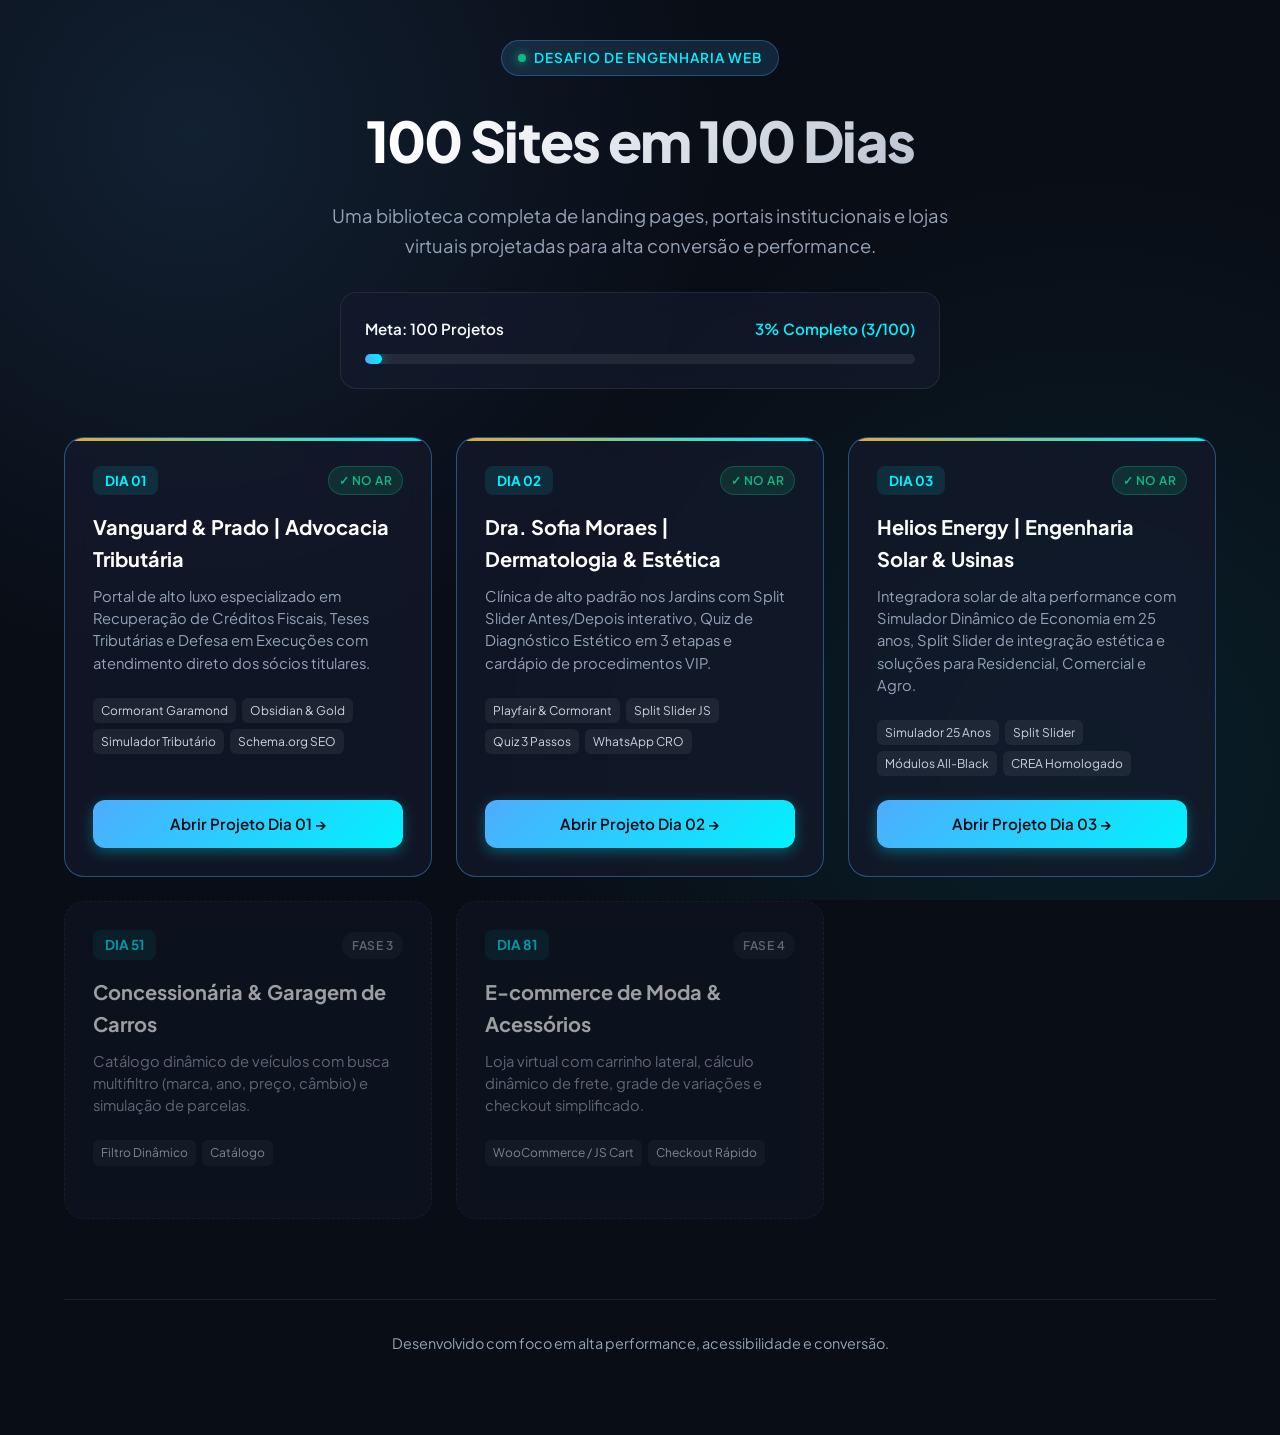
<file: index.html>
<!DOCTYPE html>
<html lang="pt-BR">
<head>
  <meta charset="UTF-8">
  <meta http-equiv="refresh" content="0; url=./projeto-100-dias/index.html">
  <title>Redirecionando para o Portfólio dos 100 Dias...</title>
  <script>
    window.location.href = "./projeto-100-dias/index.html";
  </script>
</head>
<body style="background:#090d16; color:#f8fafc; font-family:sans-serif; text-align:center; padding-top:100px;">
  <p>Redirecionando para o portal de 100 sites em 100 dias...</p>
  <p><a href="./projeto-100-dias/index.html" style="color:#00f2fe;">Clique aqui se não for redirecionado automaticamente</a></p>
</body>
</html>
</file>
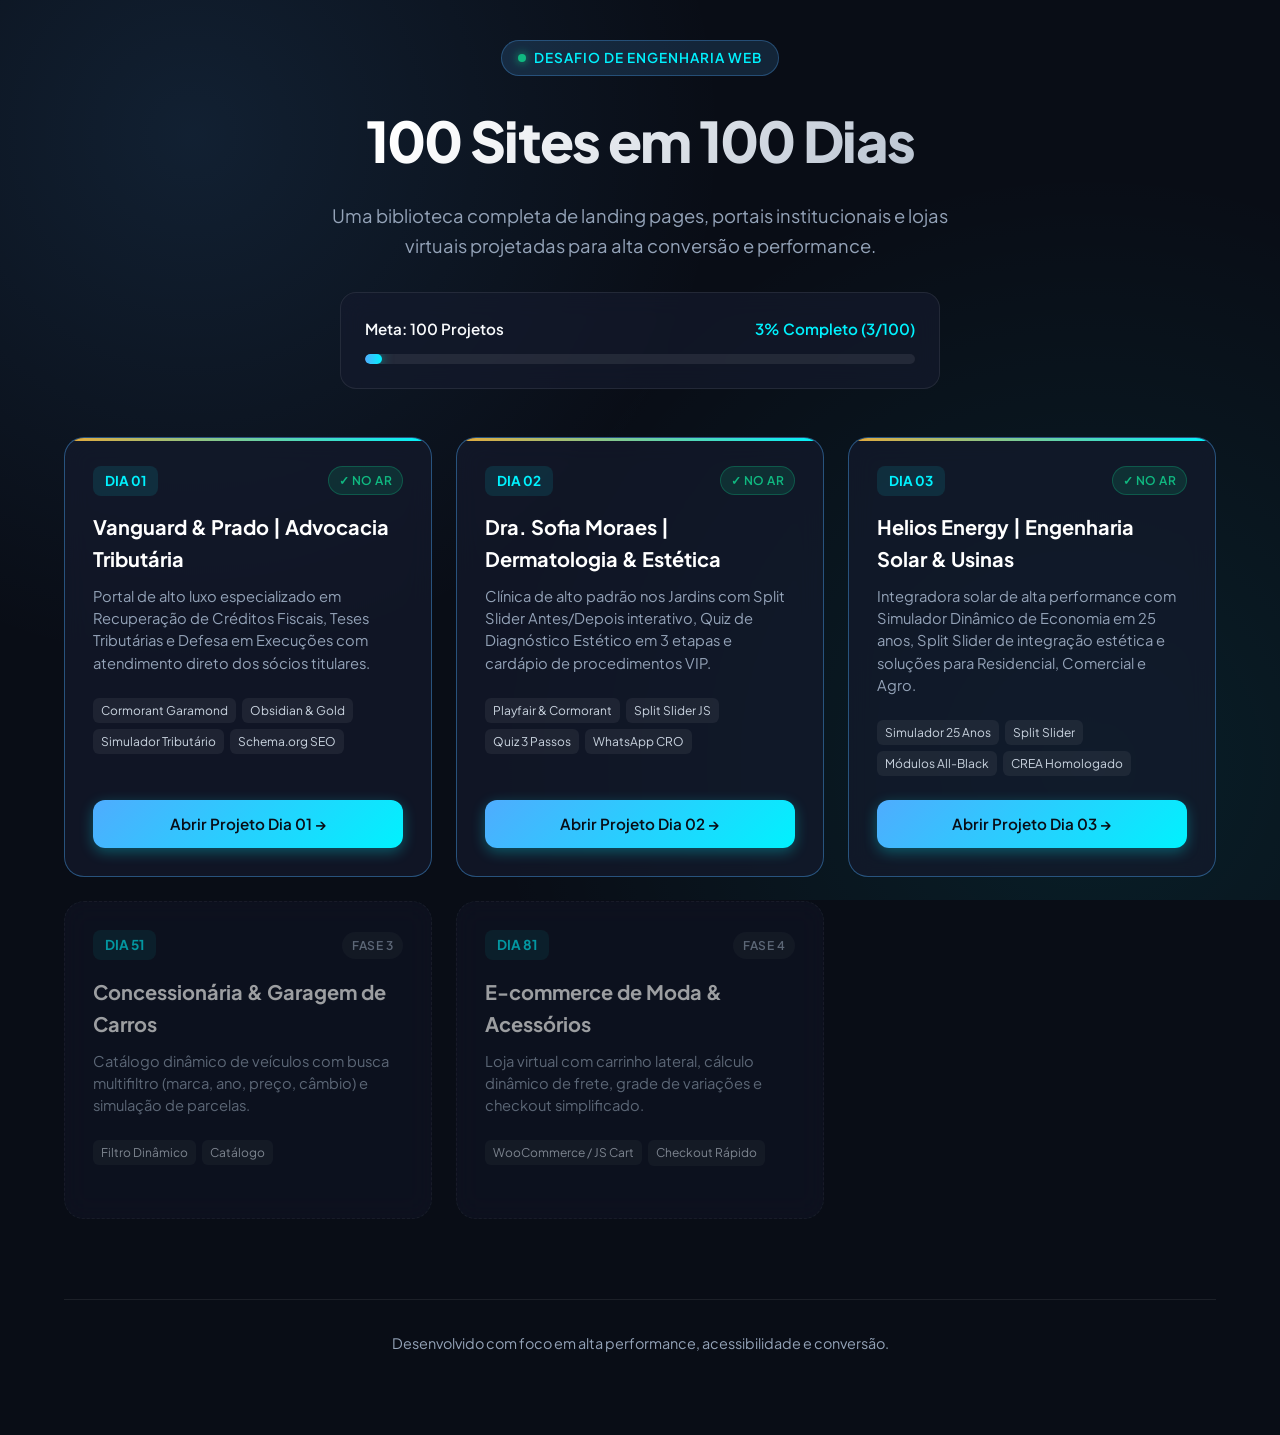
<file: projeto-100-dias/index.html>
<!DOCTYPE html>
<html lang="pt-BR">
<head>
  <meta charset="UTF-8">
  <meta name="viewport" content="width=device-width, initial-scale=1.0">
  <title>100 Sites em 100 Dias | Portfólio da Agência Web</title>
  <meta name="description" content="Desafio de 100 sites profissionais em 100 dias. Landing pages, portais institucionais, catálogos e lojas virtuais de alta performance.">
  <link rel="preconnect" href="https://fonts.googleapis.com">
  <link rel="preconnect" href="https://fonts.gstatic.com" crossorigin>
  <link href="https://fonts.googleapis.com/css2?family=Plus+Jakarta+Sans:wght@300;400;500;600;700;800&display=swap" rel="stylesheet">
  
  <style>
    :root {
      --bg-main: #090d16;
      --bg-card: rgba(20, 27, 45, 0.7);
      --border-card: rgba(255, 255, 255, 0.08);
      --accent-cyan: #00f2fe;
      --accent-blue: #4facfe;
      --accent-gold: #e5a93b;
      --accent-emerald: #10b981;
      --text-main: #f8fafc;
      --text-muted: #94a3b8;
      --font: 'Plus Jakarta Sans', -apple-system, BlinkMacSystemFont, sans-serif;
    }

    * {
      margin: 0;
      padding: 0;
      box-sizing: border-box;
    }

    body {
      background-color: var(--bg-main);
      color: var(--text-main);
      font-family: var(--font);
      min-height: 100vh;
      line-height: 1.6;
      background-image: 
        radial-gradient(circle at 15% 15%, rgba(79, 172, 254, 0.12) 0%, transparent 40%),
        radial-gradient(circle at 85% 85%, rgba(0, 242, 254, 0.08) 0%, transparent 45%);
      background-attachment: fixed;
    }

    .container {
      max-width: 1200px;
      margin: 0 auto;
      padding: 40px 24px 80px;
    }

    header {
      text-align: center;
      margin-bottom: 48px;
    }

    .badge {
      display: inline-flex;
      align-items: center;
      gap: 8px;
      padding: 6px 16px;
      border-radius: 9999px;
      background: rgba(79, 172, 254, 0.15);
      border: 1px solid rgba(79, 172, 254, 0.3);
      color: var(--accent-cyan);
      font-size: 0.85rem;
      font-weight: 600;
      margin-bottom: 20px;
      text-transform: uppercase;
      letter-spacing: 1px;
    }

    .badge-dot {
      width: 8px;
      height: 8px;
      border-radius: 50%;
      background-color: var(--accent-emerald);
      box-shadow: 0 0 10px var(--accent-emerald);
    }

    h1 {
      font-size: clamp(2.2rem, 5vw, 3.5rem);
      font-weight: 800;
      letter-spacing: -0.03em;
      background: linear-gradient(135deg, #ffffff 30%, #94a3b8 100%);
      -webkit-background-clip: text;
      -webkit-text-fill-color: transparent;
      margin-bottom: 16px;
    }

    .subtitle {
      color: var(--text-muted);
      font-size: 1.15rem;
      max-width: 680px;
      margin: 0 auto 32px;
    }

    .progress-box {
      background: var(--bg-card);
      border: 1px solid var(--border-card);
      padding: 24px;
      border-radius: 16px;
      backdrop-filter: blur(12px);
      max-width: 600px;
      margin: 0 auto 48px;
    }

    .progress-header {
      display: flex;
      justify-content: space-between;
      margin-bottom: 12px;
      font-weight: 600;
      font-size: 0.95rem;
    }

    .progress-bar-bg {
      height: 10px;
      background: rgba(255, 255, 255, 0.08);
      border-radius: 999px;
      overflow: hidden;
    }

    .progress-bar-fill {
      height: 100%;
      width: 1%;
      background: linear-gradient(90deg, var(--accent-blue), var(--accent-cyan));
      border-radius: 999px;
      box-shadow: 0 0 12px rgba(0, 242, 254, 0.5);
      transition: width 0.8s ease;
    }

    .grid-container {
      display: grid;
      grid-template-columns: repeat(auto-fill, minmax(320px, 1fr));
      gap: 24px;
    }

    .card {
      background: var(--bg-card);
      border: 1px solid var(--border-card);
      border-radius: 20px;
      padding: 28px;
      backdrop-filter: blur(12px);
      display: flex;
      flex-direction: column;
      justify-content: space-between;
      transition: transform 0.3s cubic-bezier(0.16, 1, 0.3, 1), border-color 0.3s ease, box-shadow 0.3s ease;
      position: relative;
      overflow: hidden;
    }

    .card::before {
      content: '';
      position: absolute;
      top: 0;
      left: 0;
      right: 0;
      height: 3px;
      background: transparent;
      transition: background 0.3s ease;
    }

    .card.active {
      border-color: rgba(79, 172, 254, 0.4);
    }

    .card.active::before {
      background: linear-gradient(90deg, var(--accent-gold), var(--accent-cyan));
    }

    .card.active:hover {
      transform: translateY(-6px);
      box-shadow: 0 20px 40px -15px rgba(0, 0, 0, 0.7), 0 0 25px rgba(79, 172, 254, 0.2);
      border-color: rgba(0, 242, 254, 0.6);
    }

    .card.locked {
      opacity: 0.6;
      border-style: dashed;
    }

    .card-top {
      display: flex;
      justify-content: space-between;
      align-items: center;
      margin-bottom: 16px;
    }

    .day-tag {
      font-size: 0.85rem;
      font-weight: 700;
      color: var(--accent-cyan);
      background: rgba(0, 242, 254, 0.1);
      padding: 4px 12px;
      border-radius: 8px;
    }

    .status-tag {
      font-size: 0.75rem;
      font-weight: 600;
      padding: 4px 10px;
      border-radius: 999px;
      text-transform: uppercase;
      letter-spacing: 0.5px;
    }

    .status-completed {
      background: rgba(16, 185, 129, 0.15);
      color: var(--accent-emerald);
      border: 1px solid rgba(16, 185, 129, 0.3);
    }

    .status-upcoming {
      background: rgba(255, 255, 255, 0.05);
      color: var(--text-muted);
    }

    .card-title {
      font-size: 1.25rem;
      font-weight: 700;
      margin-bottom: 10px;
      color: #ffffff;
    }

    .card-desc {
      color: var(--text-muted);
      font-size: 0.92rem;
      margin-bottom: 24px;
      line-height: 1.5;
    }

    .tech-tags {
      display: flex;
      flex-wrap: wrap;
      gap: 6px;
      margin-bottom: 24px;
    }

    .tech-pill {
      font-size: 0.75rem;
      background: rgba(255, 255, 255, 0.06);
      padding: 3px 8px;
      border-radius: 6px;
      color: #cbd5e1;
    }

    .btn-view {
      display: inline-flex;
      align-items: center;
      justify-content: center;
      gap: 8px;
      width: 100%;
      padding: 12px;
      border-radius: 12px;
      font-weight: 600;
      font-size: 0.95rem;
      text-decoration: none;
      background: linear-gradient(135deg, var(--accent-blue), var(--accent-cyan));
      color: #090d16;
      box-shadow: 0 4px 14px rgba(0, 242, 254, 0.3);
      transition: all 0.2s ease;
    }

    .btn-view:hover {
      box-shadow: 0 6px 20px rgba(0, 242, 254, 0.5);
      transform: scale(1.02);
    }

    footer {
      text-align: center;
      margin-top: 80px;
      padding-top: 32px;
      border-top: 1px solid var(--border-card);
      color: var(--text-muted);
      font-size: 0.9rem;
    }
  </style>
</head>
<body>

  <div class="container">
    <header>
      <div class="badge">
        <span class="badge-dot"></span> Desafio de Engenharia Web
      </div>
      <h1>100 Sites em 100 Dias</h1>
      <p class="subtitle">
        Uma biblioteca completa de landing pages, portais institucionais e lojas virtuais projetadas para alta conversão e performance.
      </p>

      <div class="progress-box">
        <div class="progress-header">
          <span>Meta: 100 Projetos</span>
          <span style="color: var(--accent-cyan);">3% Completo (3/100)</span>
        </div>
        <div class="progress-bar-bg">
          <div class="progress-bar-fill" style="width: 3%;"></div>
        </div>
      </div>
    </header>

    <main class="grid-container">
      
      <!-- Dia 01: Advocacia Tributária Premium -->
      <div class="card active">
        <div>
          <div class="card-top">
            <span class="day-tag">DIA 01</span>
            <span class="status-tag status-completed">✓ No Ar</span>
          </div>
          <h2 class="card-title">Vanguard &amp; Prado | Advocacia Tributária</h2>
          <p class="card-desc">
            Portal de alto luxo especializado em Recuperação de Créditos Fiscais, Teses Tributárias e Defesa em Execuções com atendimento direto dos sócios titulares.
          </p>
          <div class="tech-tags">
            <span class="tech-pill">Cormorant Garamond</span>
            <span class="tech-pill">Obsidian &amp; Gold</span>
            <span class="tech-pill">Simulador Tributário</span>
            <span class="tech-pill">Schema.org SEO</span>
          </div>
        </div>
        <a href="./dia-01/index.html" class="btn-view">
          Abrir Projeto Dia 01 →
        </a>
      </div>

      <!-- Dia 02: Clínica de Estética & Dermatologia -->
      <div class="card active">
        <div>
          <div class="card-top">
            <span class="day-tag">DIA 02</span>
            <span class="status-tag status-completed">✓ No Ar</span>
          </div>
          <h2 class="card-title">Dra. Sofia Moraes | Dermatologia &amp; Estética</h2>
          <p class="card-desc">
            Clínica de alto padrão nos Jardins com Split Slider Antes/Depois interativo, Quiz de Diagnóstico Estético em 3 etapas e cardápio de procedimentos VIP.
          </p>
          <div class="tech-tags">
            <span class="tech-pill">Playfair &amp; Cormorant</span>
            <span class="tech-pill">Split Slider JS</span>
            <span class="tech-pill">Quiz 3 Passos</span>
            <span class="tech-pill">WhatsApp CRO</span>
          </div>
        </div>
        <a href="./dia-02/index.html" class="btn-view">
          Abrir Projeto Dia 02 →
        </a>
      </div>

      <!-- Dia 03: Energia Solar & Usinas Fotovoltaicas -->
      <div class="card active">
        <div>
          <div class="card-top">
            <span class="day-tag">DIA 03</span>
            <span class="status-tag status-completed">✓ No Ar</span>
          </div>
          <h2 class="card-title">Helios Energy | Engenharia Solar & Usinas</h2>
          <p class="card-desc">
            Integradora solar de alta performance com Simulador Dinâmico de Economia em 25 anos, Split Slider de integração estética e soluções para Residencial, Comercial e Agro.
          </p>
          <div class="tech-tags">
            <span class="tech-pill">Simulador 25 Anos</span>
            <span class="tech-pill">Split Slider</span>
            <span class="tech-pill">Módulos All-Black</span>
            <span class="tech-pill">CREA Homologado</span>
          </div>
        </div>
        <a href="./dia-03/index.html" class="btn-view">
          Abrir Projeto Dia 03 →
        </a>
      </div>

      <!-- Dia 51: Garagem de Veículos (Preview Fase 3) -->
      <div class="card locked">
        <div>
          <div class="card-top">
            <span class="day-tag">DIA 51</span>
            <span class="status-tag status-upcoming">Fase 3</span>
          </div>
          <h2 class="card-title">Concessionária & Garagem de Carros</h2>
          <p class="card-desc">
            Catálogo dinâmico de veículos com busca multifiltro (marca, ano, preço, câmbio) e simulação de parcelas.
          </p>
          <div class="tech-tags">
            <span class="tech-pill">Filtro Dinâmico</span>
            <span class="tech-pill">Catálogo</span>
          </div>
        </div>
      </div>

      <!-- Dia 81: E-commerce (Preview Fase 4) -->
      <div class="card locked">
        <div>
          <div class="card-top">
            <span class="day-tag">DIA 81</span>
            <span class="status-tag status-upcoming">Fase 4</span>
          </div>
          <h2 class="card-title">E-commerce de Moda & Acessórios</h2>
          <p class="card-desc">
            Loja virtual com carrinho lateral, cálculo dinâmico de frete, grade de variações e checkout simplificado.
          </p>
          <div class="tech-tags">
            <span class="tech-pill">WooCommerce / JS Cart</span>
            <span class="tech-pill">Checkout Rápido</span>
          </div>
        </div>
      </div>

    </main>

    <footer>
      <p>Desenvolvido com foco em alta performance, acessibilidade e conversão.</p>
    </footer>
  </div>

</body>
</html>
</file>
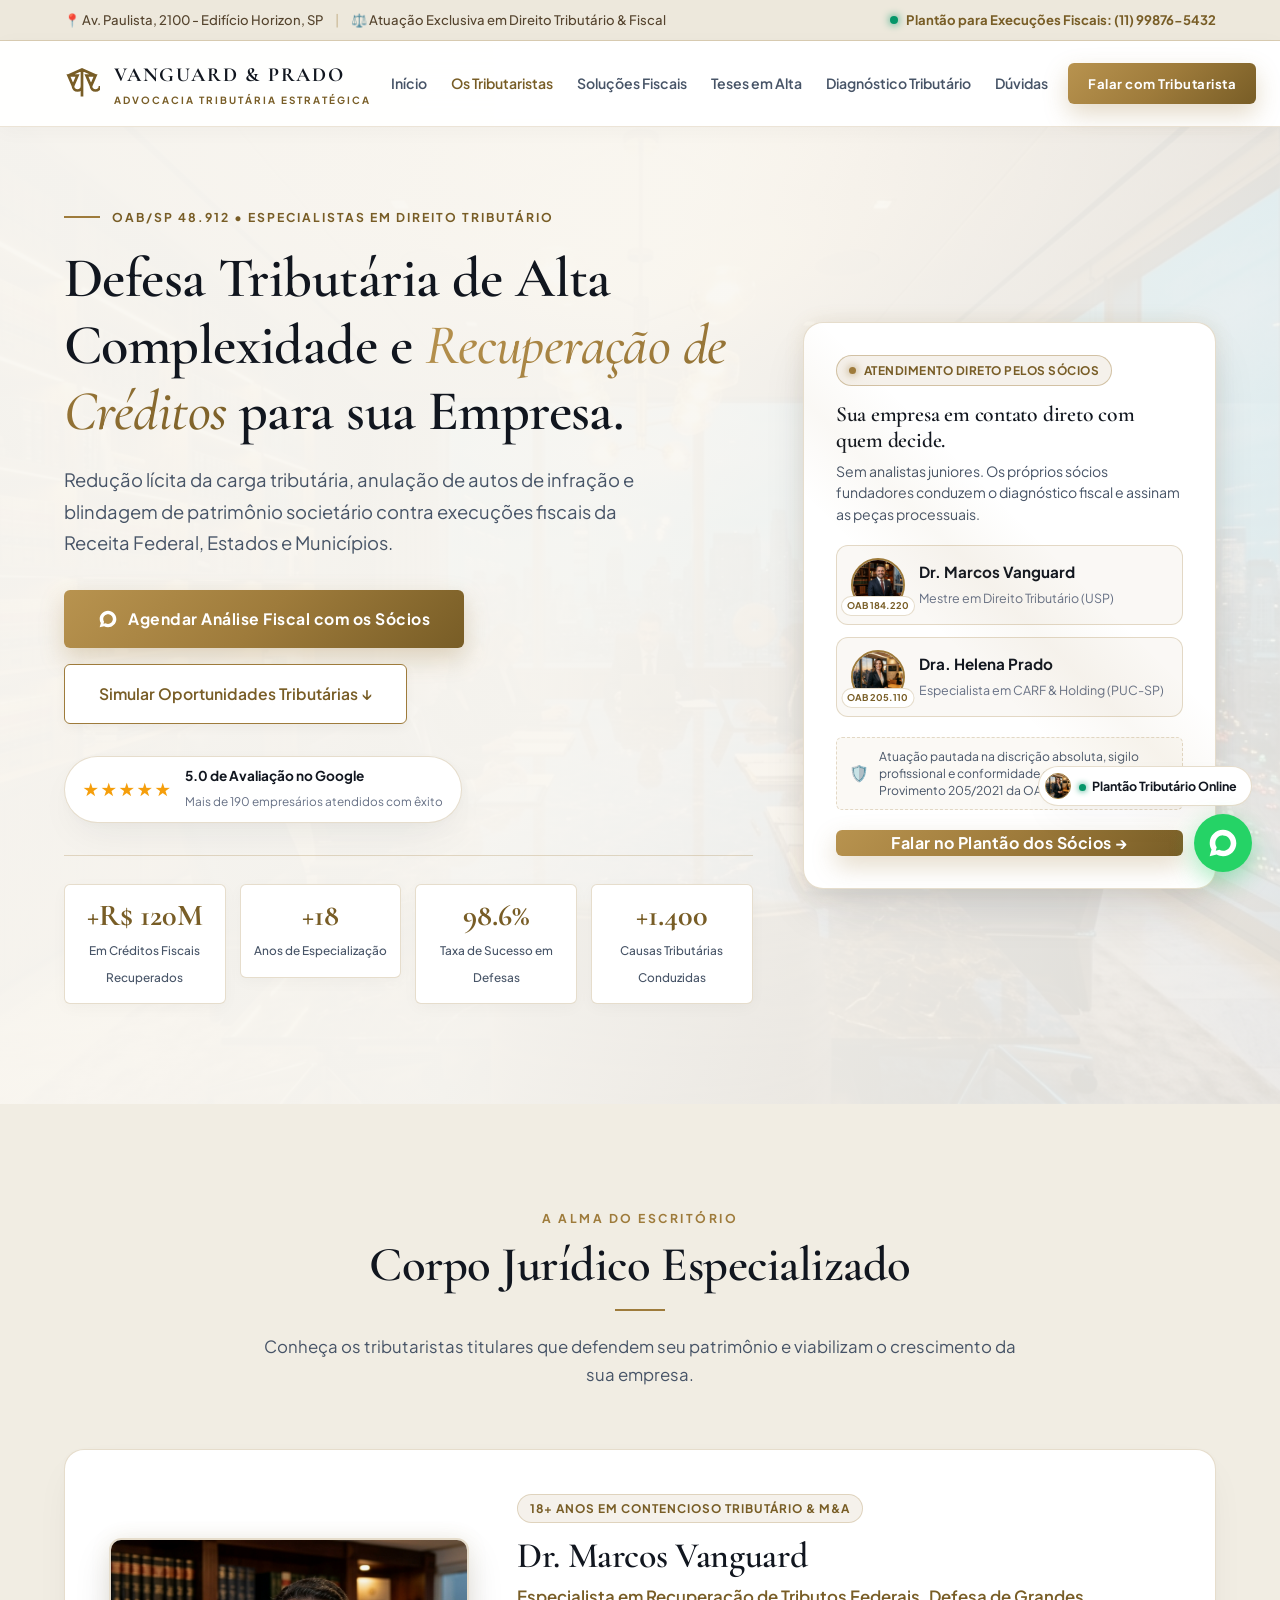
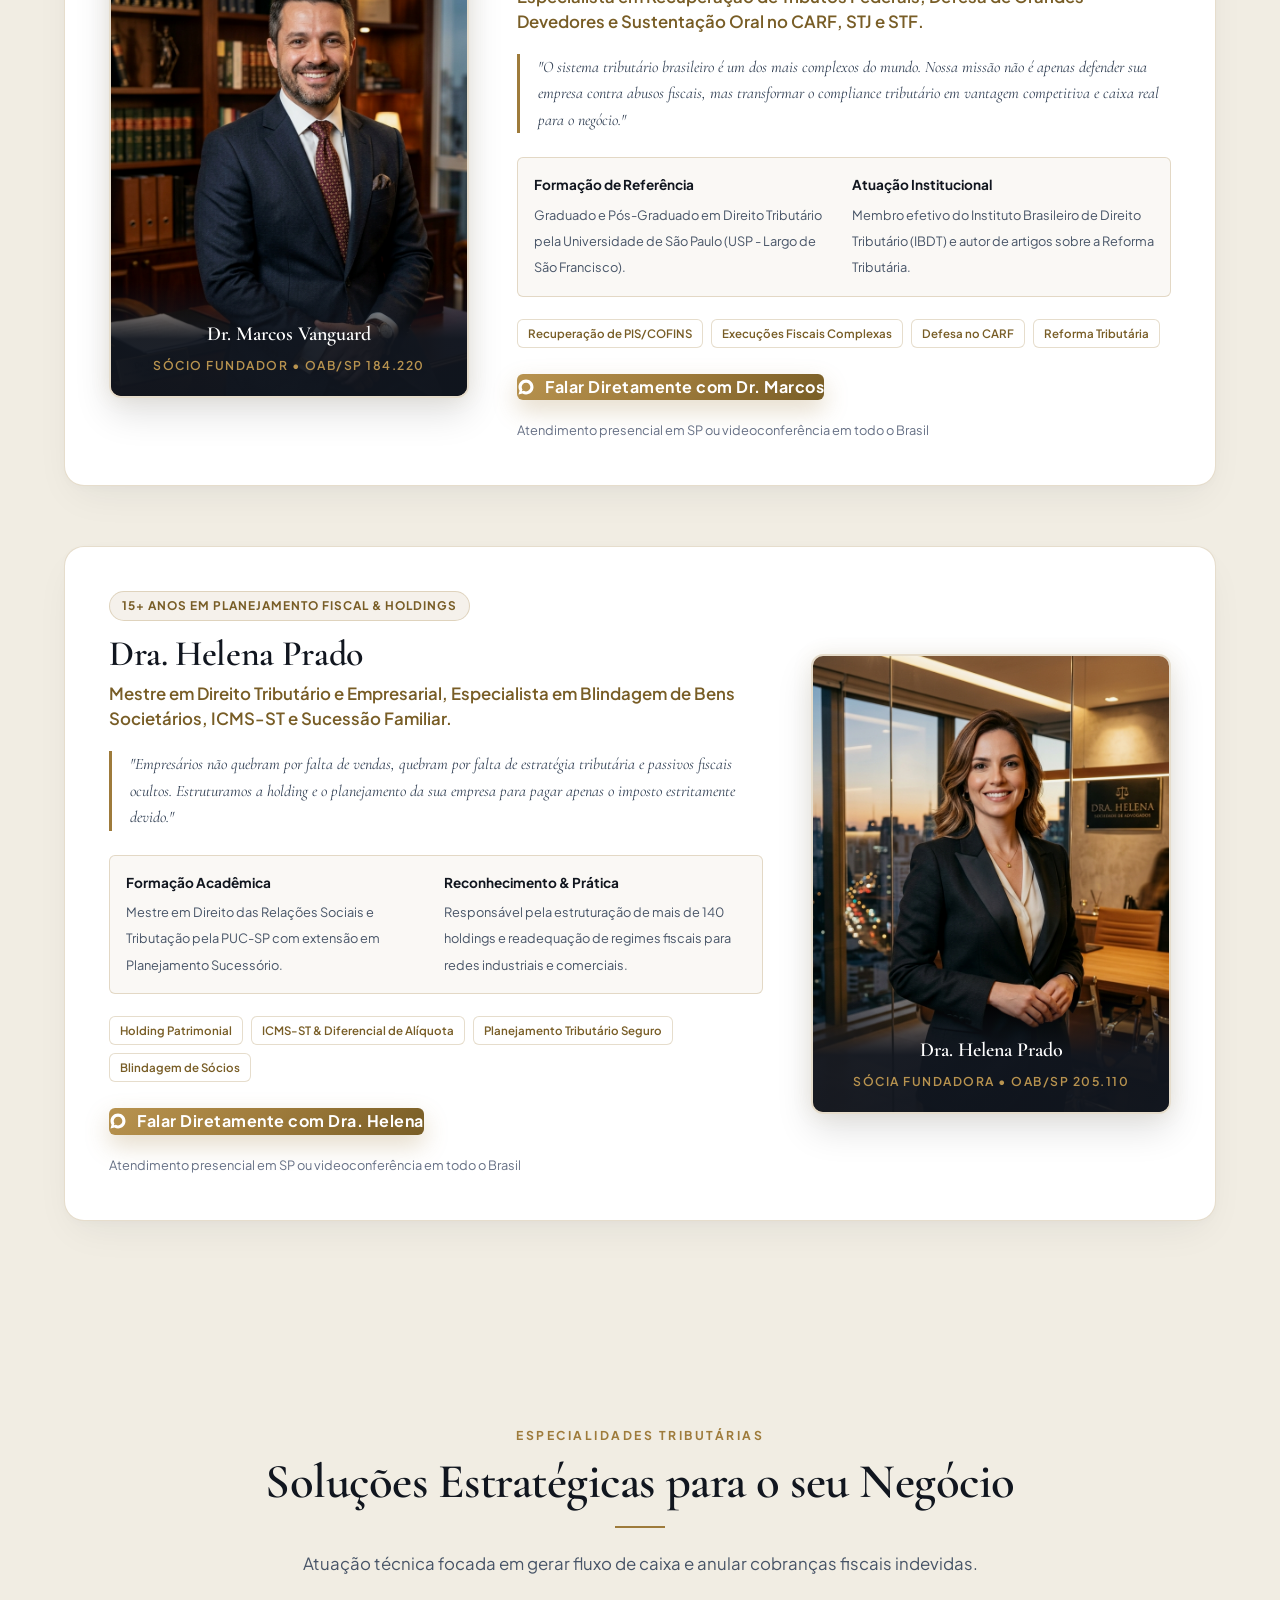
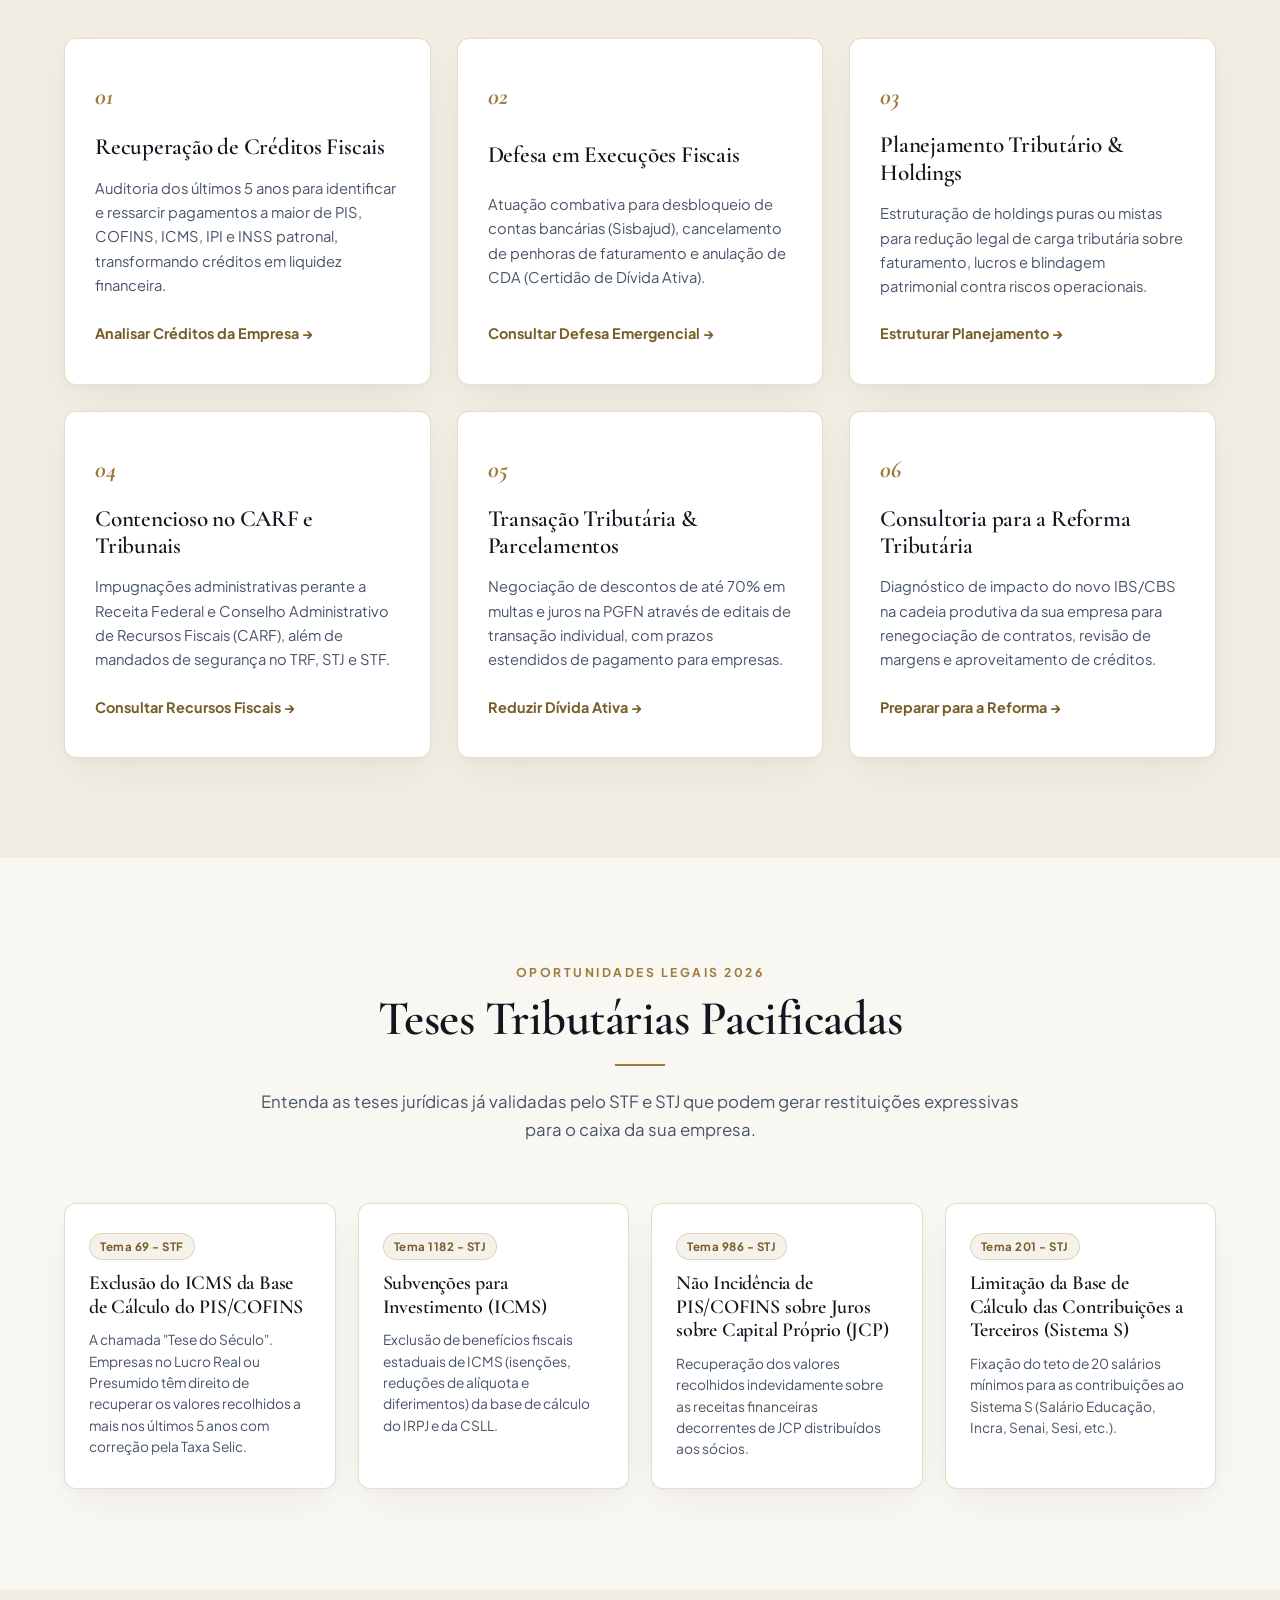
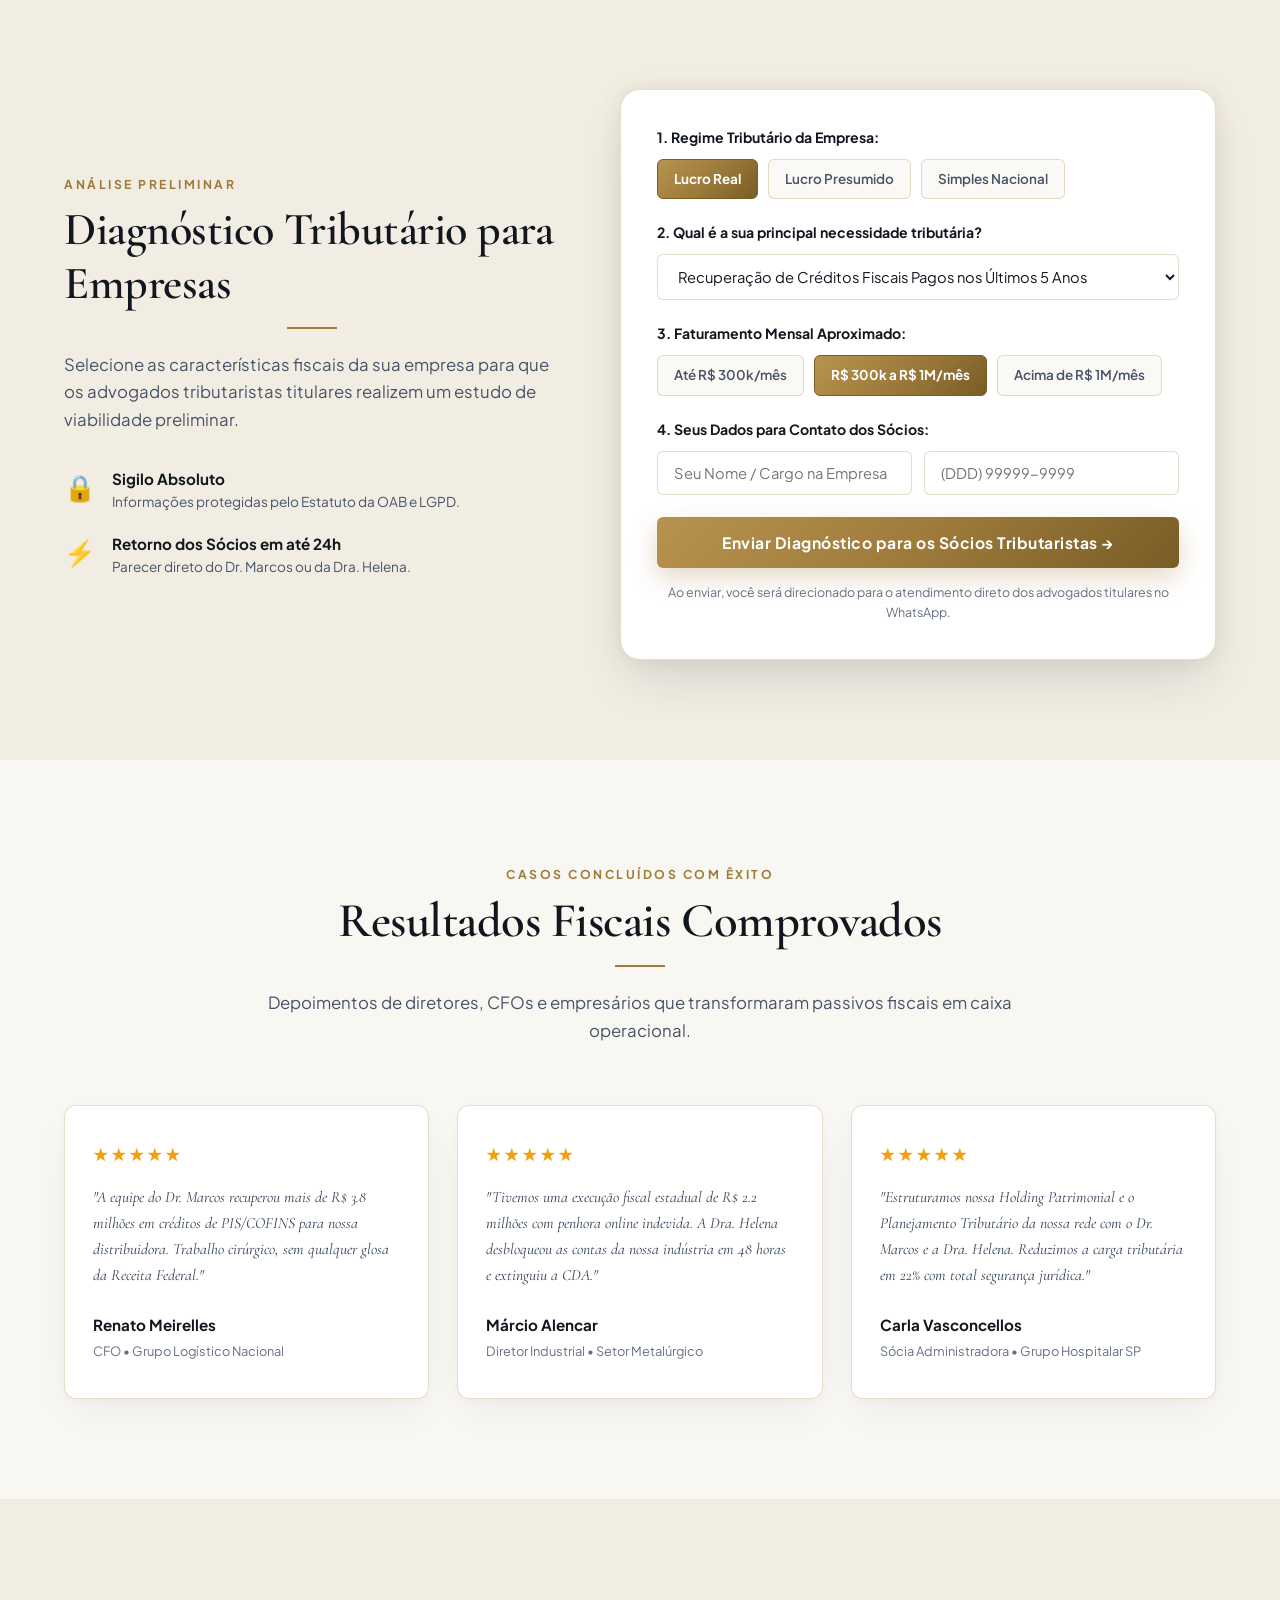
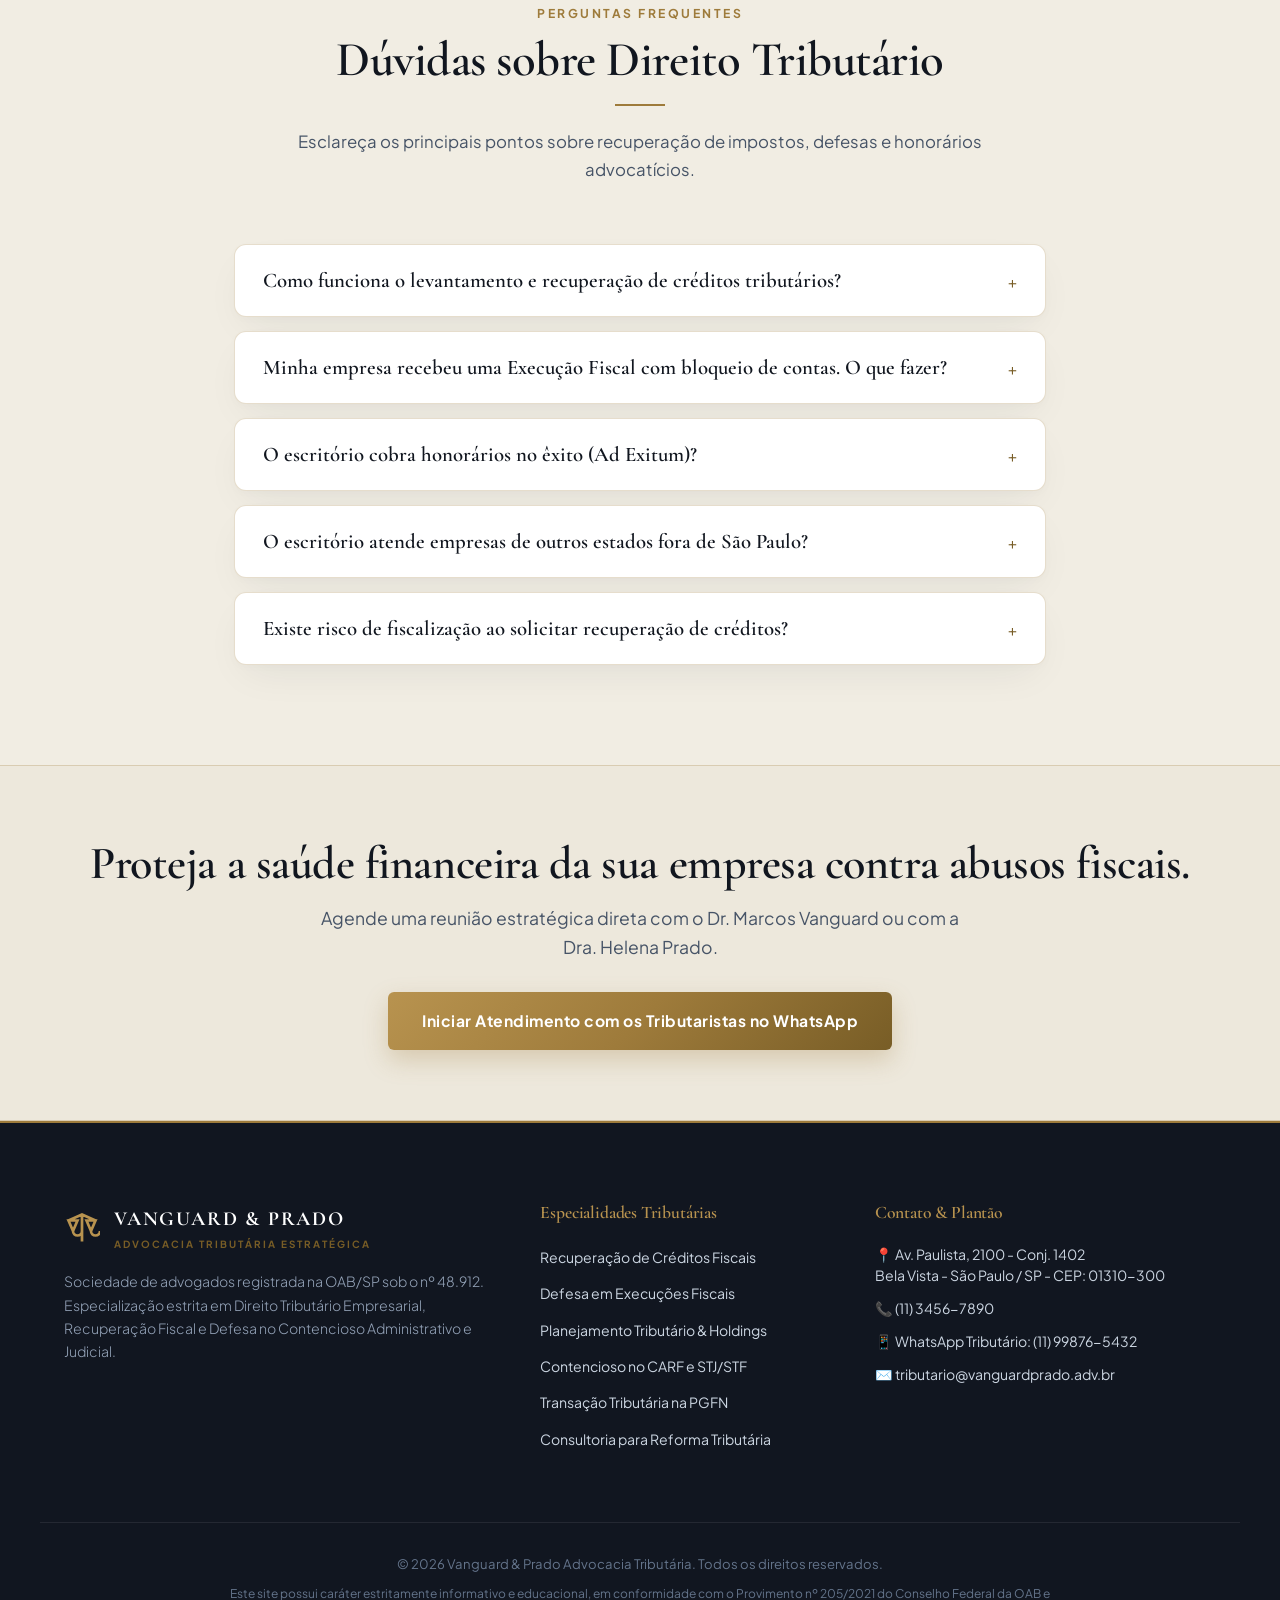
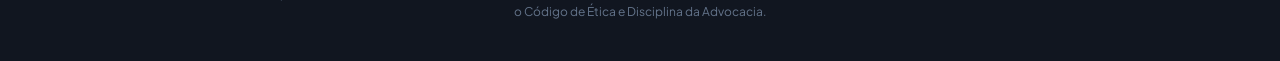
<file: projeto-100-dias/dia-01/index.html>
<!DOCTYPE html>
<html lang="pt-BR">
<head>
  <meta charset="UTF-8">
  <meta name="viewport" content="width=device-width, initial-scale=1.0">
  <title>Vanguard &amp; Prado | Advocacia Tributária Estratégica &amp; Recuperação Fiscal</title>
  <meta name="description" content="Escritório de advocacia tributária especializado em recuperação de créditos fiscais, defesa em execuções fiscais e planejamento tributário para médias e grandes empresas.">
  <meta name="keywords" content="advogado tributario, advocacia tributaria sp, recuperacao de creditos tributarios, defesa execucao fiscal, planejamento tributario, carf, reforma tributaria">
  <meta property="og:title" content="Vanguard &amp; Prado | Advocacia Tributária Estratégica">
  <meta property="og:description" content="Defesa técnica contra autuações fiscais, recuperação de tributos e blindagem patrimonial societária com atendimento direto dos sócios titulares.">
  <meta property="og:type" content="website">

  <!-- Tipografia de Alto Luxo Inspirada nos Maiores Escritórios do Brasil -->
  <link rel="preconnect" href="https://fonts.googleapis.com">
  <link rel="preconnect" href="https://fonts.gstatic.com" crossorigin>
  <link href="https://fonts.googleapis.com/css2?family=Cormorant+Garamond:ital,wght@0,300;0,400;0,500;0,600;0,700;1,400;1,600&family=Plus+Jakarta+Sans:wght@300;400;500;600;700&display=swap" rel="stylesheet">
  
  <link rel="stylesheet" href="styles.css">

  <!-- Schema.org JSON-LD para SEO Local de Advocacia Tributária -->
  <script type="application/ld+json">
  {
    "@context": "https://schema.org",
    "@type": "LegalService",
    "name": "Vanguard & Prado Advocacia Tributária",
    "description": "Banca jurídica especializada em Direito Tributário Corporativo, Recuperação de Créditos e Contencioso Fiscal.",
    "url": "https://studiosanjose.github.io/agencia-100-sites/projeto-100-dias/dia-01/",
    "telephone": "+5511998765432",
    "priceRange": "$$$$",
    "image": "assets/hero-bg.jpg",
    "address": {
      "@type": "PostalAddress",
      "streetAddress": "Av. Paulista, 2100 - Conj. 1402",
      "addressLocality": "São Paulo",
      "addressRegion": "SP",
      "postalCode": "01310-300",
      "addressCountry": "BR"
    },
    "openingHoursSpecification": [
      {
        "@type": "OpeningHoursSpecification",
        "dayOfWeek": ["Monday", "Tuesday", "Wednesday", "Thursday", "Friday"],
        "opens": "08:30",
        "closes": "19:00"
      }
    ],
    "aggregateRating": {
      "@type": "AggregateRating",
      "ratingValue": "5.0",
      "reviewCount": "192"
    }
  }
  </script>
</head>
<body>

  <!-- Barra Superior de Plantão Tributário -->
  <div class="top-bar">
    <div class="container top-bar-inner">
      <div class="top-bar-info">
        <span>📍 Av. Paulista, 2100 - Edifício Horizon, SP</span>
        <span class="divider">|</span>
        <span>⚖️ Atuação Exclusiva em Direito Tributário &amp; Fiscal</span>
      </div>
      <div class="top-bar-emergency">
        <span class="live-indicator"></span>
        <a href="https://wa.me/5511998765432?text=Ol%C3%A1%2C+preciso+de+atendimento+urgente+para+uma+Intima%C3%A7%C3%A3o%2FExecu%C3%A7%C3%A3o+Fiscal." target="_blank" rel="noopener">
          Plantão para Execuções Fiscais: (11) 99876-5432
        </a>
      </div>
    </div>
  </div>

  <!-- Cabeçalho Principal / Navbar -->
  <header class="site-header" id="header">
    <div class="container nav-wrapper">
      <a href="#hero" class="brand-logo">
        <svg class="logo-icon" viewBox="0 0 24 24" fill="none" stroke="currentColor" stroke-width="1.8">
          <path d="M12 3v18M3 7l9-4 9 4M6 14l-3-7h6l-3 7zm12 0l-3-7h6l-3 7zM6 14a3 3 0 0 0 6 0M18 14a3 3 0 0 0 6 0" />
        </svg>
        <div class="brand-text">
          <span class="brand-name">VANGUARD &amp; PRADO</span>
          <span class="brand-sub">ADVOCACIA TRIBUTÁRIA ESTRATÉGICA</span>
        </div>
      </a>

      <!-- Menu de Navegação -->
      <nav class="nav-menu" id="navMenu">
        <a href="#hero" class="nav-link">Início</a>
        <a href="#socios" class="nav-link highlight">Os Tributaristas</a>
        <a href="#solucoes" class="nav-link">Soluções Fiscais</a>
        <a href="#teses" class="nav-link">Teses em Alta</a>
        <a href="#simulador" class="nav-link">Diagnóstico Tributário</a>
        <a href="#faq" class="nav-link">Dúvidas</a>
      </nav>

      <div class="nav-actions">
        <a href="https://wa.me/5511998765432?text=Ol%C3%A1%2C+gostaria+de+uma+consulta+com+os+advogados+tributaristas." target="_blank" rel="noopener" class="btn btn-gold btn-header">
          Falar com Tributarista
        </a>
        <button class="mobile-toggle" id="mobileToggle" aria-label="Abrir Menu" aria-expanded="false">
          <span></span>
          <span></span>
          <span></span>
        </button>
      </div>
    </div>
  </header>

  <!-- Hero Section Editorial -->
  <section class="hero-section" id="hero">
    <div class="hero-bg-overlay"></div>
    <div class="container hero-grid">
      <div class="hero-content">
        
        <div class="hero-eyebrow">
          <span class="hero-eyebrow-line"></span>
          <span>OAB/SP 48.912 • ESPECIALISTAS EM DIREITO TRIBUTÁRIO</span>
        </div>

        <h1 class="hero-title">
          Defesa Tributária de Alta Complexidade e <em class="gradient-text">Recuperação de Créditos</em> para sua Empresa.
        </h1>

        <p class="hero-subtitle">
          Redução lícita da carga tributária, anulação de autos de infração e blindagem de patrimônio societário contra execuções fiscais da Receita Federal, Estados e Municípios.
        </p>

        <div class="hero-cta-group">
          <a href="https://wa.me/5511998765432?text=Ol%C3%A1%2C+gostaria+de+uma+an%C3%A1lise+tribut%C3%A1ria+para+minha+empresa." target="_blank" rel="noopener" class="btn btn-gold btn-lg">
            <svg viewBox="0 0 24 24" width="20" height="20" fill="currentColor"><path d="M12.031 6.172c-3.181 0-5.767 2.586-5.768 5.766-.001 1.298.38 2.27 1.019 3.287l-.711 2.598 2.664-.699c.971.53 1.771.78 2.796.78 3.182 0 5.768-2.587 5.768-5.766 0-3.18-2.586-5.766-5.768-5.766zm9.969 5.766c0 5.485-4.467 9.952-9.969 9.952-1.741 0-3.37-.451-4.793-1.241l-5.238 1.374 1.398-5.109c-.896-1.488-1.367-3.21-1.367-4.976 0-5.485 4.468-9.953 9.969-9.953 5.502 0 9.969 4.468 9.969 9.953z"/></svg>
            Agendar Análise Fiscal com os Sócios
          </a>
          <a href="#simulador" class="btn btn-ghost btn-lg">
            Simular Oportunidades Tributárias ↓
          </a>
        </div>

        <!-- Google Reviews Badge Flutuante (Inspirado no VLV) -->
        <div class="google-rating-badge">
          <div class="google-rating-stars">★★★★★</div>
          <div class="google-rating-text">
            <strong>5.0 de Avaliação no Google</strong>
            <span>Mais de 190 empresários atendidos com êxito</span>
          </div>
        </div>

        <!-- Métricas Tributárias de Autoridade -->
        <div class="trust-grid" id="statsGrid">
          <div class="trust-item">
            <div class="trust-card-inner">
              <span class="trust-number" data-target="120" data-prefix="+R$ " data-suffix="M">+R$ 0M</span>
              <span class="trust-label">Em Créditos Fiscais Recuperados</span>
            </div>
          </div>
          <div class="trust-item">
            <div class="trust-card-inner">
              <span class="trust-number" data-target="18" data-prefix="+">0</span>
              <span class="trust-label">Anos de Especialização</span>
            </div>
          </div>
          <div class="trust-item">
            <div class="trust-card-inner">
              <span class="trust-number" data-target="98.6" data-suffix="%" data-decimals="1">0%</span>
              <span class="trust-label">Taxa de Sucesso em Defesas</span>
            </div>
          </div>
          <div class="trust-item">
            <div class="trust-card-inner">
              <span class="trust-number" data-target="1400" data-prefix="+" data-format="locale">0</span>
              <span class="trust-label">Causas Tributárias Conduzidas</span>
            </div>
          </div>
        </div>

      </div>

      <!-- Hero Visual: Card de Apresentação dos Advogados Fundadores -->
      <div class="hero-visual">
        <div class="premium-lawyer-card">
          <div class="card-shimmer"></div>
          <div class="card-header-badge">
            <span class="pulse-ring"></span>
            <span>Atendimento Direto pelos Sócios</span>
          </div>

          <h3 class="hero-card-title">Sua empresa em contato direto com quem decide.</h3>
          <p class="hero-card-desc">Sem analistas juniores. Os próprios sócios fundadores conduzem o diagnóstico fiscal e assinam as peças processuais.</p>

          <div class="hero-lawyers-duo">
            <!-- Dr. Marcos -->
            <a href="#dr-marcos" class="hero-lawyer-item">
              <div class="hero-lawyer-img-box">
                <img src="assets/lawyer-marcos.jpg" alt="Dr. Marcos Vanguard - Tributarista" class="hero-lawyer-img">
                <span class="hero-lawyer-tag">OAB 184.220</span>
              </div>
              <div class="hero-lawyer-info">
                <strong>Dr. Marcos Vanguard</strong>
                <span>Mestre em Direito Tributário (USP)</span>
              </div>
            </a>

            <!-- Dra. Helena -->
            <a href="#dra-helena" class="hero-lawyer-item">
              <div class="hero-lawyer-img-box">
                <img src="assets/lawyer-helena.jpg" alt="Dra. Helena Prado - Tributarista" class="hero-lawyer-img">
                <span class="hero-lawyer-tag">OAB 205.110</span>
              </div>
              <div class="hero-lawyer-info">
                <strong>Dra. Helena Prado</strong>
                <span>Especialista em CARF &amp; Holding (PUC-SP)</span>
              </div>
            </a>
          </div>

          <div class="hero-card-guarantee">
            <span>🛡️</span>
            <small>Atuação pautada na discrição absoluta, sigilo profissional e conformidade estrita com o Provimento 205/2021 da OAB.</small>
          </div>

          <a href="https://wa.me/5511998765432?text=Ol%C3%A1%2C+gostaria+de+falar+no+plant%C3%A3o+tribut%C3%A1rio." target="_blank" rel="noopener" class="btn btn-gold btn-block">
            Falar no Plantão dos Sócios →
          </a>
        </div>
      </div>
    </div>
  </section>

  <!-- SEÇÃO PRINCIPAL: OS SÓCIOS TRIBUTARISTAS (A ALMA DO ESCRITÓRIO) -->
  <section class="section-padding section-lawyers" id="socios">
    <div class="container">
      <div class="section-header">
        <span class="section-tag">A Alma do Escritório</span>
        <h2 class="section-title">Corpo Jurídico Especializado</h2>
        <div class="gold-line"></div>
        <p class="section-desc">Conheça os tributaristas titulares que defendem seu patrimônio e viabilizam o crescimento da sua empresa.</p>
      </div>

      <div class="lawyers-showcase">
        
        <!-- CARD EDITORIAL 1: DR. MARCOS VANGUARD -->
        <article class="lawyer-master-card" id="dr-marcos">
          <div class="lawyer-portrait-col">
            <div class="lawyer-portrait-frame">
              <img src="assets/lawyer-marcos.jpg" alt="Dr. Marcos Vanguard - Especialista em Direito Tributário" class="lawyer-main-photo">
              <div class="portrait-badge">
                <span class="badge-title">Dr. Marcos Vanguard</span>
                <span class="badge-sub">Sócio Fundador • OAB/SP 184.220</span>
              </div>
            </div>
          </div>

          <div class="lawyer-details-col">
            <div class="lawyer-header-meta">
              <span class="lawyer-experience-tag">18+ Anos em Contencioso Tributário &amp; M&amp;A</span>
              <h3 class="lawyer-name">Dr. Marcos Vanguard</h3>
              <p class="lawyer-specialty-lead">Especialista em Recuperação de Tributos Federais, Defesa de Grandes Devedores e Sustentação Oral no CARF, STJ e STF.</p>
            </div>

            <blockquote class="lawyer-quote">
              "O sistema tributário brasileiro é um dos mais complexos do mundo. Nossa missão não é apenas defender sua empresa contra abusos fiscais, mas transformar o compliance tributário em vantagem competitiva e caixa real para o negócio."
            </blockquote>

            <div class="lawyer-credentials-grid">
              <div class="credential-item">
                <strong>Formação de Referência</strong>
                <span>Graduado e Pós-Graduado em Direito Tributário pela Universidade de São Paulo (USP - Largo de São Francisco).</span>
              </div>
              <div class="credential-item">
                <strong>Atuação Institucional</strong>
                <span>Membro efetivo do Instituto Brasileiro de Direito Tributário (IBDT) e autor de artigos sobre a Reforma Tributária.</span>
              </div>
            </div>

            <div class="lawyer-badges-row">
              <span class="badge-pill">Recuperação de PIS/COFINS</span>
              <span class="badge-pill">Execuções Fiscais Complexas</span>
              <span class="badge-pill">Defesa no CARF</span>
              <span class="badge-pill">Reforma Tributária</span>
            </div>

            <div class="lawyer-action-row">
              <a href="https://wa.me/5511998765432?text=Ol%C3%A1+Dr.+Marcos%2C+gostaria+de+uma+consulta+sobre+Recupera%C3%A7%C3%A3o+Tribut%C3%A1ria." target="_blank" rel="noopener" class="btn btn-gold">
                <svg viewBox="0 0 24 24" width="18" height="18" fill="currentColor"><path d="M12.031 6.172c-3.181 0-5.767 2.586-5.768 5.766-.001 1.298.38 2.27 1.019 3.287l-.711 2.598 2.664-.699c.971.53 1.771.78 2.796.78 3.182 0 5.768-2.587 5.768-5.766 0-3.18-2.586-5.766-5.768-5.766zm9.969 5.766c0 5.485-4.467 9.952-9.969 9.952-1.741 0-3.37-.451-4.793-1.241l-5.238 1.374 1.398-5.109c-.896-1.488-1.367-3.21-1.367-4.976 0-5.485 4.468-9.953 9.969-9.953 5.502 0 9.969 4.468 9.969 9.953z"/></svg>
                Falar Diretamente com Dr. Marcos
              </a>
              <span class="lawyer-direct-note">Atendimento presencial em SP ou videoconferência em todo o Brasil</span>
            </div>
          </div>
        </article>

        <!-- CARD EDITORIAL 2: DRA. HELENA PRADO -->
        <article class="lawyer-master-card reverse-layout" id="dra-helena">
          <div class="lawyer-portrait-col">
            <div class="lawyer-portrait-frame">
              <img src="assets/lawyer-helena.jpg" alt="Dra. Helena Prado - Especialista em Planejamento Tributário e Holding" class="lawyer-main-photo">
              <div class="portrait-badge">
                <span class="badge-title">Dra. Helena Prado</span>
                <span class="badge-sub">Sócia Fundadora • OAB/SP 205.110</span>
              </div>
            </div>
          </div>

          <div class="lawyer-details-col">
            <div class="lawyer-header-meta">
              <span class="lawyer-experience-tag">15+ Anos em Planejamento Fiscal &amp; Holdings</span>
              <h3 class="lawyer-name">Dra. Helena Prado</h3>
              <p class="lawyer-specialty-lead">Mestre em Direito Tributário e Empresarial, Especialista em Blindagem de Bens Societários, ICMS-ST e Sucessão Familiar.</p>
            </div>

            <blockquote class="lawyer-quote">
              "Empresários não quebram por falta de vendas, quebram por falta de estratégia tributária e passivos fiscais ocultos. Estruturamos a holding e o planejamento da sua empresa para pagar apenas o imposto estritamente devido."
            </blockquote>

            <div class="lawyer-credentials-grid">
              <div class="credential-item">
                <strong>Formação Acadêmica</strong>
                <span>Mestre em Direito das Relações Sociais e Tributação pela PUC-SP com extensão em Planejamento Sucessório.</span>
              </div>
              <div class="credential-item">
                <strong>Reconhecimento &amp; Prática</strong>
                <span>Responsável pela estruturação de mais de 140 holdings e readequação de regimes fiscais para redes industriais e comerciais.</span>
              </div>
            </div>

            <div class="lawyer-badges-row">
              <span class="badge-pill">Holding Patrimonial</span>
              <span class="badge-pill">ICMS-ST &amp; Diferencial de Alíquota</span>
              <span class="badge-pill">Planejamento Tributário Seguro</span>
              <span class="badge-pill">Blindagem de Sócios</span>
            </div>

            <div class="lawyer-action-row">
              <a href="https://wa.me/5511998765432?text=Ol%C3%A1+Dra.+Helena%2C+gostaria+de+uma+consulta+sobre+Holding+e+Planejamento+Tribut%C3%A1rio." target="_blank" rel="noopener" class="btn btn-gold">
                <svg viewBox="0 0 24 24" width="18" height="18" fill="currentColor"><path d="M12.031 6.172c-3.181 0-5.767 2.586-5.768 5.766-.001 1.298.38 2.27 1.019 3.287l-.711 2.598 2.664-.699c.971.53 1.771.78 2.796.78 3.182 0 5.768-2.587 5.768-5.766 0-3.18-2.586-5.766-5.768-5.766zm9.969 5.766c0 5.485-4.467 9.952-9.969 9.952-1.741 0-3.37-.451-4.793-1.241l-5.238 1.374 1.398-5.109c-.896-1.488-1.367-3.21-1.367-4.976 0-5.485 4.468-9.953 9.969-9.953 5.502 0 9.969 4.468 9.969 9.953z"/></svg>
                Falar Diretamente com Dra. Helena
              </a>
              <span class="lawyer-direct-note">Atendimento presencial em SP ou videoconferência em todo o Brasil</span>
            </div>
          </div>
        </article>

      </div>
    </div>
  </section>

  <!-- SEÇÃO DE SOLUÇÕES TRIBUTÁRIAS -->
  <section class="section-padding bg-alt" id="solucoes">
    <div class="container">
      <div class="section-header">
        <span class="section-tag">Especialidades Tributárias</span>
        <h2 class="section-title">Soluções Estratégicas para o seu Negócio</h2>
        <div class="gold-line"></div>
        <p class="section-desc">Atuação técnica focada em gerar fluxo de caixa e anular cobranças fiscais indevidas.</p>
      </div>

      <div class="solutions-grid">
        
        <div class="solution-card">
          <div class="solution-num">01</div>
          <h3>Recuperação de Créditos Fiscais</h3>
          <p>Auditoria dos últimos 5 anos para identificar e ressarcir pagamentos a maior de PIS, COFINS, ICMS, IPI e INSS patronal, transformando créditos em liquidez financeira.</p>
          <a href="https://wa.me/5511998765432?text=Gostaria+de+informacoes+sobre+Recuperacao+de+Creditos." target="_blank" rel="noopener" class="card-link">Analisar Créditos da Empresa →</a>
        </div>

        <div class="solution-card">
          <div class="solution-num">02</div>
          <h3>Defesa em Execuções Fiscais</h3>
          <p>Atuação combativa para desbloqueio de contas bancárias (Sisbajud), cancelamento de penhoras de faturamento e anulação de CDA (Certidão de Dívida Ativa).</p>
          <a href="https://wa.me/5511998765432?text=Preciso+de+defesa+urgente+em+Execucao+Fiscal." target="_blank" rel="noopener" class="card-link">Consultar Defesa Emergencial →</a>
        </div>

        <div class="solution-card">
          <div class="solution-num">03</div>
          <h3>Planejamento Tributário &amp; Holdings</h3>
          <p>Estruturação de holdings puras ou mistas para redução legal de carga tributária sobre faturamento, lucros e blindagem patrimonial contra riscos operacionais.</p>
          <a href="https://wa.me/5511998765432?text=Gostaria+de+um+Planejamento+Tributario+ou+Holding." target="_blank" rel="noopener" class="card-link">Estruturar Planejamento →</a>
        </div>

        <div class="solution-card">
          <div class="solution-num">04</div>
          <h3>Contencioso no CARF e Tribunais</h3>
          <p>Impugnações administrativas perante a Receita Federal e Conselho Administrativo de Recursos Fiscais (CARF), além de mandados de segurança no TRF, STJ e STF.</p>
          <a href="https://wa.me/5511998765432?text=Preciso+de+recurso+no+CARF+ou+Tribunais+Superiores." target="_blank" rel="noopener" class="card-link">Consultar Recursos Fiscais →</a>
        </div>

        <div class="solution-card">
          <div class="solution-num">05</div>
          <h3>Transação Tributária &amp; Parcelamentos</h3>
          <p>Negociação de descontos de até 70% em multas e juros na PGFN através de editais de transação individual, com prazos estendidos de pagamento para empresas.</p>
          <a href="https://wa.me/5511998765432?text=Quero+negociar+dividas+na+PGFN+com+desconto." target="_blank" rel="noopener" class="card-link">Reduzir Dívida Ativa →</a>
        </div>

        <div class="solution-card">
          <div class="solution-num">06</div>
          <h3>Consultoria para a Reforma Tributária</h3>
          <p>Diagnóstico de impacto do novo IBS/CBS na cadeia produtiva da sua empresa para renegociação de contratos, revisão de margens e aproveitamento de créditos.</p>
          <a href="https://wa.me/5511998765432?text=Gostaria+de+consultoria+sobre+a+Reforma+Tributaria." target="_blank" rel="noopener" class="card-link">Preparar para a Reforma →</a>
        </div>

      </div>
    </div>
  </section>

  <!-- SEÇÃO DE TESES TRIBUTÁRIAS EM ALTA -->
  <section class="section-padding" id="teses">
    <div class="container">
      <div class="section-header">
        <span class="section-tag">Oportunidades Legais 2026</span>
        <h2 class="section-title">Teses Tributárias Pacificadas</h2>
        <div class="gold-line"></div>
        <p class="section-desc">Entenda as teses jurídicas já validadas pelo STF e STJ que podem gerar restituições expressivas para o caixa da sua empresa.</p>
      </div>

      <div class="theses-grid">
        <div class="thesis-card">
          <span class="thesis-tag">Tema 69 - STF</span>
          <h4>Exclusão do ICMS da Base de Cálculo do PIS/COFINS</h4>
          <p>A chamada "Tese do Século". Empresas no Lucro Real ou Presumido têm direito de recuperar os valores recolhidos a mais nos últimos 5 anos com correção pela Taxa Selic.</p>
        </div>

        <div class="thesis-card">
          <span class="thesis-tag">Tema 1182 - STJ</span>
          <h4>Subvenções para Investimento (ICMS)</h4>
          <p>Exclusão de benefícios fiscais estaduais de ICMS (isenções, reduções de alíquota e diferimentos) da base de cálculo do IRPJ e da CSLL.</p>
        </div>

        <div class="thesis-card">
          <span class="thesis-tag">Tema 986 - STJ</span>
          <h4>Não Incidência de PIS/COFINS sobre Juros sobre Capital Próprio (JCP)</h4>
          <p>Recuperação dos valores recolhidos indevidamente sobre as receitas financeiras decorrentes de JCP distribuídos aos sócios.</p>
        </div>

        <div class="thesis-card">
          <span class="thesis-tag">Tema 201 - STJ</span>
          <h4>Limitação da Base de Cálculo das Contribuições a Terceiros (Sistema S)</h4>
          <p>Fixação do teto de 20 salários mínimos para as contribuições ao Sistema S (Salário Educação, Incra, Senai, Sesi, etc.).</p>
        </div>
      </div>
    </div>
  </section>

  <!-- FERRAMENTA INTERATIVA: SIMULADOR DE DIAGNÓSTICO TRIBUTÁRIO -->
  <section class="section-padding bg-alt" id="simulador">
    <div class="container">
      <div class="diagnosis-wrapper">
        <div class="diagnosis-intro">
          <span class="section-tag">Análise Preliminar</span>
          <h2>Diagnóstico Tributário para Empresas</h2>
          <div class="gold-line"></div>
          <p>Selecione as características fiscais da sua empresa para que os advogados tributaristas titulares realizem um estudo de viabilidade preliminar.</p>
          
          <div class="benefit-box">
            <div class="benefit-item">
              <span class="benefit-icon">🔒</span>
              <div>
                <strong>Sigilo Absoluto</strong>
                <p>Informações protegidas pelo Estatuto da OAB e LGPD.</p>
              </div>
            </div>
            <div class="benefit-item">
              <span class="benefit-icon">⚡</span>
              <div>
                <strong>Retorno dos Sócios em até 24h</strong>
                <p>Parecer direto do Dr. Marcos ou da Dra. Helena.</p>
              </div>
            </div>
          </div>
        </div>

        <div class="diagnosis-form-card">
          <form id="taxDiagnosisForm">
            
            <!-- Regime Tributário -->
            <div class="form-group">
              <label class="form-label">1. Regime Tributário da Empresa:</label>
              <div class="radio-pill-group">
                <label class="radio-pill">
                  <input type="radio" name="regime" value="Lucro Real" checked>
                  <span>Lucro Real</span>
                </label>
                <label class="radio-pill">
                  <input type="radio" name="regime" value="Lucro Presumido">
                  <span>Lucro Presumido</span>
                </label>
                <label class="radio-pill">
                  <input type="radio" name="regime" value="Simples Nacional">
                  <span>Simples Nacional</span>
                </label>
              </div>
            </div>

            <!-- Demanda Tributária Principal -->
            <div class="form-group">
              <label class="form-label">2. Qual é a sua principal necessidade tributária?</label>
              <select class="form-select" id="demandSelect" name="demanda">
                <option value="Recuperação de Créditos Tributários (PIS/COFINS/ICMS)">Recuperação de Créditos Fiscais Pagos nos Últimos 5 Anos</option>
                <option value="Defesa em Execução Fiscal / Bloqueio de Contas">Defesa em Execução Fiscal / Desbloqueio de Contas (Urgente)</option>
                <option value="Planejamento Tributário & Holding Patrimonial">Planejamento Tributário & Redução Legal de Impostos</option>
                <option value="Auto de Infração da Receita Federal / Sefaz">Auto de Infração ou Notificação Fiscal Recebida</option>
                <option value="Transação Tributária com Desconto na PGFN">Transação Tributária & Parcelamento de Dívidas Ativas</option>
                <option value="Impacto da Reforma Tributária 2026">Consultoria e Adequação à Reforma Tributária</option>
              </select>
            </div>

            <!-- Faturamento Aproximado -->
            <div class="form-group">
              <label class="form-label">3. Faturamento Mensal Aproximado:</label>
              <div class="radio-pill-group">
                <label class="radio-pill">
                  <input type="radio" name="faturamento" value="Até R$ 300 mil/mês">
                  <span>Até R$ 300k/mês</span>
                </label>
                <label class="radio-pill">
                  <input type="radio" name="faturamento" value="R$ 300k a R$ 1 milhão/mês" checked>
                  <span>R$ 300k a R$ 1M/mês</span>
                </label>
                <label class="radio-pill">
                  <input type="radio" name="faturamento" value="Acima de R$ 1 milhão/mês">
                  <span>Acima de R$ 1M/mês</span>
                </label>
              </div>
            </div>

            <!-- Dados de Contato -->
            <div class="form-group">
              <label class="form-label">4. Seus Dados para Contato dos Sócios:</label>
              <div class="input-row">
                <input type="text" id="clientName" class="form-input" placeholder="Seu Nome / Cargo na Empresa" required>
                <input type="tel" id="clientPhone" class="form-input" placeholder="(DDD) 99999-9999" required>
              </div>
            </div>

            <button type="submit" class="btn btn-gold btn-block btn-lg" id="btnSendTaxDiagnosis">
              Enviar Diagnóstico para os Sócios Tributaristas →
            </button>
            <p class="privacy-note">Ao enviar, você será direcionado para o atendimento direto dos advogados titulares no WhatsApp.</p>
          </form>
        </div>
      </div>
    </div>
  </section>

  <!-- DEPOIMENTOS & CASOS DE SUCESSO TRIBUTÁRIO -->
  <section class="section-padding" id="depoimentos">
    <div class="container">
      <div class="section-header">
        <span class="section-tag">Casos Concluídos com Êxito</span>
        <h2 class="section-title">Resultados Fiscais Comprovados</h2>
        <div class="gold-line"></div>
        <p class="section-desc">Depoimentos de diretores, CFOs e empresários que transformaram passivos fiscais em caixa operacional.</p>
      </div>

      <div class="testimonials-grid">
        <div class="testimonial-card">
          <div class="stars">★★★★★</div>
          <p class="testimonial-text">"A equipe do Dr. Marcos recuperou mais de R$ 3.8 milhões em créditos de PIS/COFINS para nossa distribuidora. Trabalho cirúrgico, sem qualquer glosa da Receita Federal."</p>
          <div class="client-meta">
            <strong>Renato Meirelles</strong>
            <span>CFO • Grupo Logístico Nacional</span>
          </div>
        </div>

        <div class="testimonial-card">
          <div class="stars">★★★★★</div>
          <p class="testimonial-text">"Tivemos uma execução fiscal estadual de R$ 2.2 milhões com penhora online indevida. A Dra. Helena desbloqueou as contas da nossa indústria em 48 horas e extinguiu a CDA."</p>
          <div class="client-meta">
            <strong>Márcio Alencar</strong>
            <span>Diretor Industrial • Setor Metalúrgico</span>
          </div>
        </div>

        <div class="testimonial-card">
          <div class="stars">★★★★★</div>
          <p class="testimonial-text">"Estruturamos nossa Holding Patrimonial e o Planejamento Tributário da nossa rede com o Dr. Marcos e a Dra. Helena. Reduzimos a carga tributária em 22% com total segurança jurídica."</p>
          <div class="client-meta">
            <strong>Carla Vasconcellos</strong>
            <span>Sócia Administradora • Grupo Hospitalar SP</span>
          </div>
        </div>
      </div>
    </div>
  </section>

  <!-- FAQ TRIBUTÁRIO ACORDEÃO -->
  <section class="section-padding bg-alt" id="faq">
    <div class="container faq-container">
      <div class="section-header">
        <span class="section-tag">Perguntas Frequentes</span>
        <h2 class="section-title">Dúvidas sobre Direito Tributário</h2>
        <div class="gold-line"></div>
        <p class="section-desc">Esclareça os principais pontos sobre recuperação de impostos, defesas e honorários advocatícios.</p>
      </div>

      <div class="accordion" id="faqAccordion">
        <div class="accordion-item">
          <button class="accordion-header" aria-expanded="false">
            <span>Como funciona o levantamento e recuperação de créditos tributários?</span>
            <span class="accordion-icon">+</span>
          </button>
          <div class="accordion-body">
            <p>Realizamos uma auditoria eletrônica nos arquivos SPED e ECF dos últimos 5 anos da sua empresa. Cruzamos as notas fiscais com as decisões mais recentes do STF e STJ para apurar os créditos pagos a mais. O aproveitamento pode ser feito via compensação administrativa (DCOMP) ou restituição em conta.</p>
          </div>
        </div>

        <div class="accordion-item">
          <button class="accordion-header" aria-expanded="false">
            <span>Minha empresa recebeu uma Execução Fiscal com bloqueio de contas. O que fazer?</span>
            <span class="accordion-icon">+</span>
          </button>
          <div class="accordion-body">
            <p>Atuamos em regime de urgência. Entramos com Exceção de Pré-Executividade ou Embargos à Execução com pedido de efeito suspensivo imediato para liberação das contas (Sisbajud), substituição de penhora e demonstração de nulidades da CDA.</p>
          </div>
        </div>

        <div class="accordion-item">
          <button class="accordion-header" aria-expanded="false">
            <span>O escritório cobra honorários no êxito (Ad Exitum)?</span>
            <span class="accordion-icon">+</span>
          </button>
          <div class="accordion-body">
            <p>Sim. Para projetos de Recuperação de Créditos Fiscais, atuamos primordialmente sob o modelo <em>Ad Exitum</em> (honorários condicionados ao sucesso financeiro obtido pela empresa), sem desembolso inicial de honorários contratuais de risco para o cliente.</p>
          </div>
        </div>

        <div class="accordion-item">
          <button class="accordion-header" aria-expanded="false">
            <span>O escritório atende empresas de outros estados fora de São Paulo?</span>
            <span class="accordion-icon">+</span>
          </button>
          <div class="accordion-body">
            <p>Sim! Todos os processos fiscais são eletrônicos. Atuamos em tribunais de todo o Brasil, na PGFN, Receita Federal e realizamos sustentações orais perante o CARF e Tribunais Superiores (STJ e STF) em Brasília.</p>
          </div>
        </div>

        <div class="accordion-item">
          <button class="accordion-header" aria-expanded="false">
            <span>Existe risco de fiscalização ao solicitar recuperação de créditos?</span>
            <span class="accordion-icon">+</span>
          </button>
          <div class="accordion-body">
            <p>Nossa equipe atua exclusivamente com teses pacificadas nos tribunais superiores e com embasamento documental estrito nas normas da Receita Federal. O procedimento é 100% legal e transparente, mitigando qualquer risco de autuação.</p>
          </div>
        </div>
      </div>
    </div>
  </section>

  <!-- CTA BANNER FINAL -->
  <section class="cta-banner">
    <div class="container cta-banner-inner">
      <h2>Proteja a saúde financeira da sua empresa contra abusos fiscais.</h2>
      <p>Agende uma reunião estratégica direta com o Dr. Marcos Vanguard ou com a Dra. Helena Prado.</p>
      <a href="https://wa.me/5511998765432?text=Ol%C3%A1%2C+gostaria+de+uma+reuni%C3%A3o+com+os+tributaristas." target="_blank" rel="noopener" class="btn btn-gold btn-lg">
        Iniciar Atendimento com os Tributaristas no WhatsApp
      </a>
    </div>
  </section>

  <!-- RODAPÉ INSTITUCIONAL -->
  <footer class="site-footer">
    <div class="container footer-grid">
      <div class="footer-col">
        <div class="brand-logo footer-logo">
          <svg class="logo-icon" viewBox="0 0 24 24" fill="none" stroke="currentColor" stroke-width="1.8">
            <path d="M12 3v18M3 7l9-4 9 4M6 14l-3-7h6l-3 7zm12 0l-3-7h6l-3 7zM6 14a3 3 0 0 0 6 0M18 14a3 3 0 0 0 6 0" />
          </svg>
          <div class="brand-text">
            <span class="brand-name">VANGUARD &amp; PRADO</span>
            <span class="brand-sub">ADVOCACIA TRIBUTÁRIA ESTRATÉGICA</span>
          </div>
        </div>
        <p class="footer-about">
          Sociedade de advogados registrada na OAB/SP sob o nº 48.912. Especialização estrita em Direito Tributário Empresarial, Recuperação Fiscal e Defesa no Contencioso Administrativo e Judicial.
        </p>
      </div>

      <div class="footer-col">
        <h4>Especialidades Tributárias</h4>
        <ul class="footer-links">
          <li><a href="#solucoes">Recuperação de Créditos Fiscais</a></li>
          <li><a href="#solucoes">Defesa em Execuções Fiscais</a></li>
          <li><a href="#solucoes">Planejamento Tributário &amp; Holdings</a></li>
          <li><a href="#solucoes">Contencioso no CARF e STJ/STF</a></li>
          <li><a href="#solucoes">Transação Tributária na PGFN</a></li>
          <li><a href="#solucoes">Consultoria para Reforma Tributária</a></li>
        </ul>
      </div>

      <div class="footer-col">
        <h4>Contato &amp; Plantão</h4>
        <p class="footer-contact-item">📍 Av. Paulista, 2100 - Conj. 1402<br>Bela Vista - São Paulo / SP - CEP: 01310-300</p>
        <p class="footer-contact-item">📞 (11) 3456-7890</p>
        <p class="footer-contact-item">📱 WhatsApp Tributário: (11) 99876-5432</p>
        <p class="footer-contact-item">✉️ tributario@vanguardprado.adv.br</p>
      </div>
    </div>

    <div class="container footer-bottom">
      <p>© 2026 Vanguard &amp; Prado Advocacia Tributária. Todos os direitos reservados.</p>
      <p class="ethical-disclaimer">Este site possui caráter estritamente informativo e educacional, em conformidade com o Provimento nº 205/2021 do Conselho Federal da OAB e o Código de Ética e Disciplina da Advocacia.</p>
    </div>
  </footer>

  <!-- Botão Flutuante do WhatsApp -->
  <div class="floating-whatsapp">
    <div class="whatsapp-badge">
      <img src="assets/lawyer-helena.jpg" alt="Dra. Helena" class="whatsapp-thumb">
      <div>
        <span class="online-dot"></span>
        <span class="whatsapp-badge-name">Plantão Tributário Online</span>
      </div>
    </div>
    <a href="https://wa.me/5511998765432?text=Ol%C3%A1%2C+gostaria+de+um+atendimento+tribut%C3%A1rio." target="_blank" rel="noopener" class="whatsapp-btn" aria-label="Falar no WhatsApp">
      <svg viewBox="0 0 24 24" width="32" height="32" fill="white">
        <path d="M12.031 6.172c-3.181 0-5.767 2.586-5.768 5.766-.001 1.298.38 2.27 1.019 3.287l-.711 2.598 2.664-.699c.971.53 1.771.78 2.796.78 3.182 0 5.768-2.587 5.768-5.766 0-3.18-2.586-5.766-5.768-5.766zm9.969 5.766c0 5.485-4.467 9.952-9.969 9.952-1.741 0-3.37-.451-4.793-1.241l-5.238 1.374 1.398-5.109c-.896-1.488-1.367-3.21-1.367-4.976 0-5.485 4.468-9.953 9.969-9.953 5.502 0 9.969 4.468 9.969 9.953z"/>
      </svg>
    </a>
  </div>

  <script src="app.js"></script>
</body>
</html>
</file>
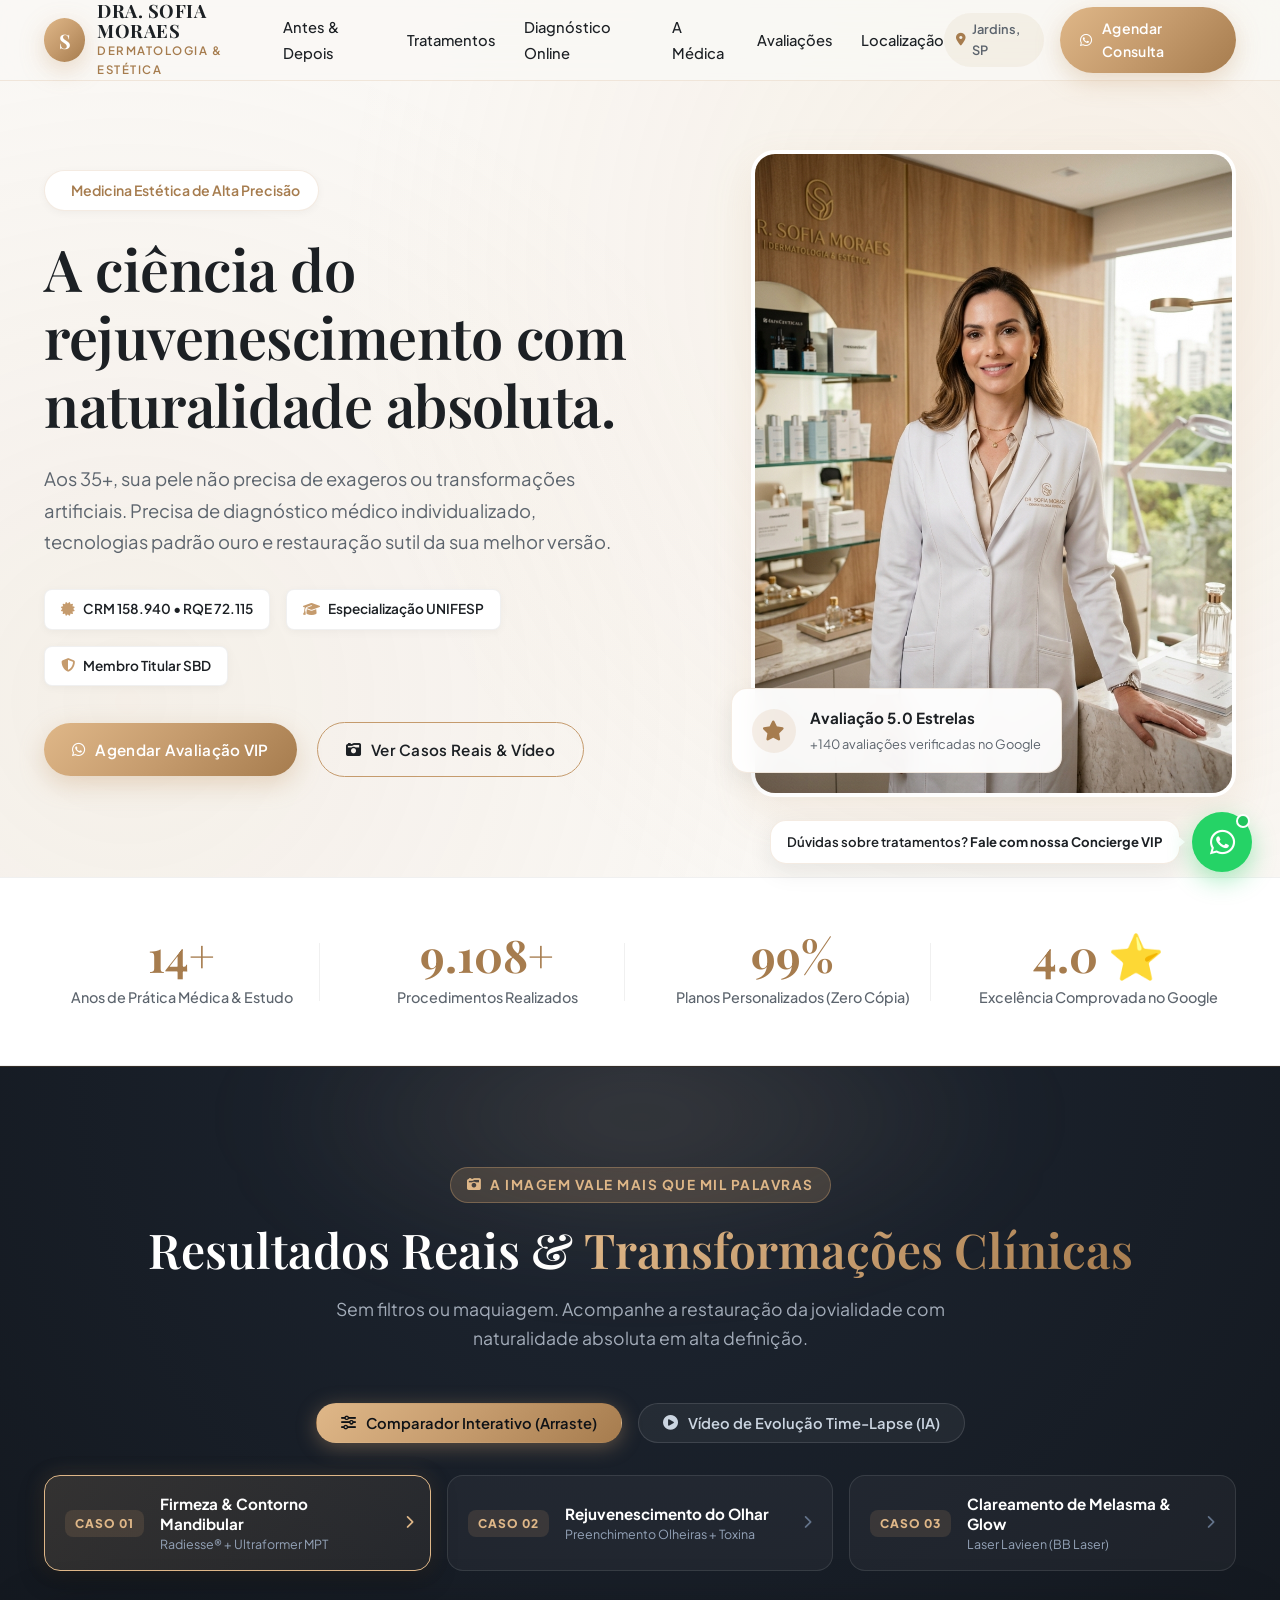
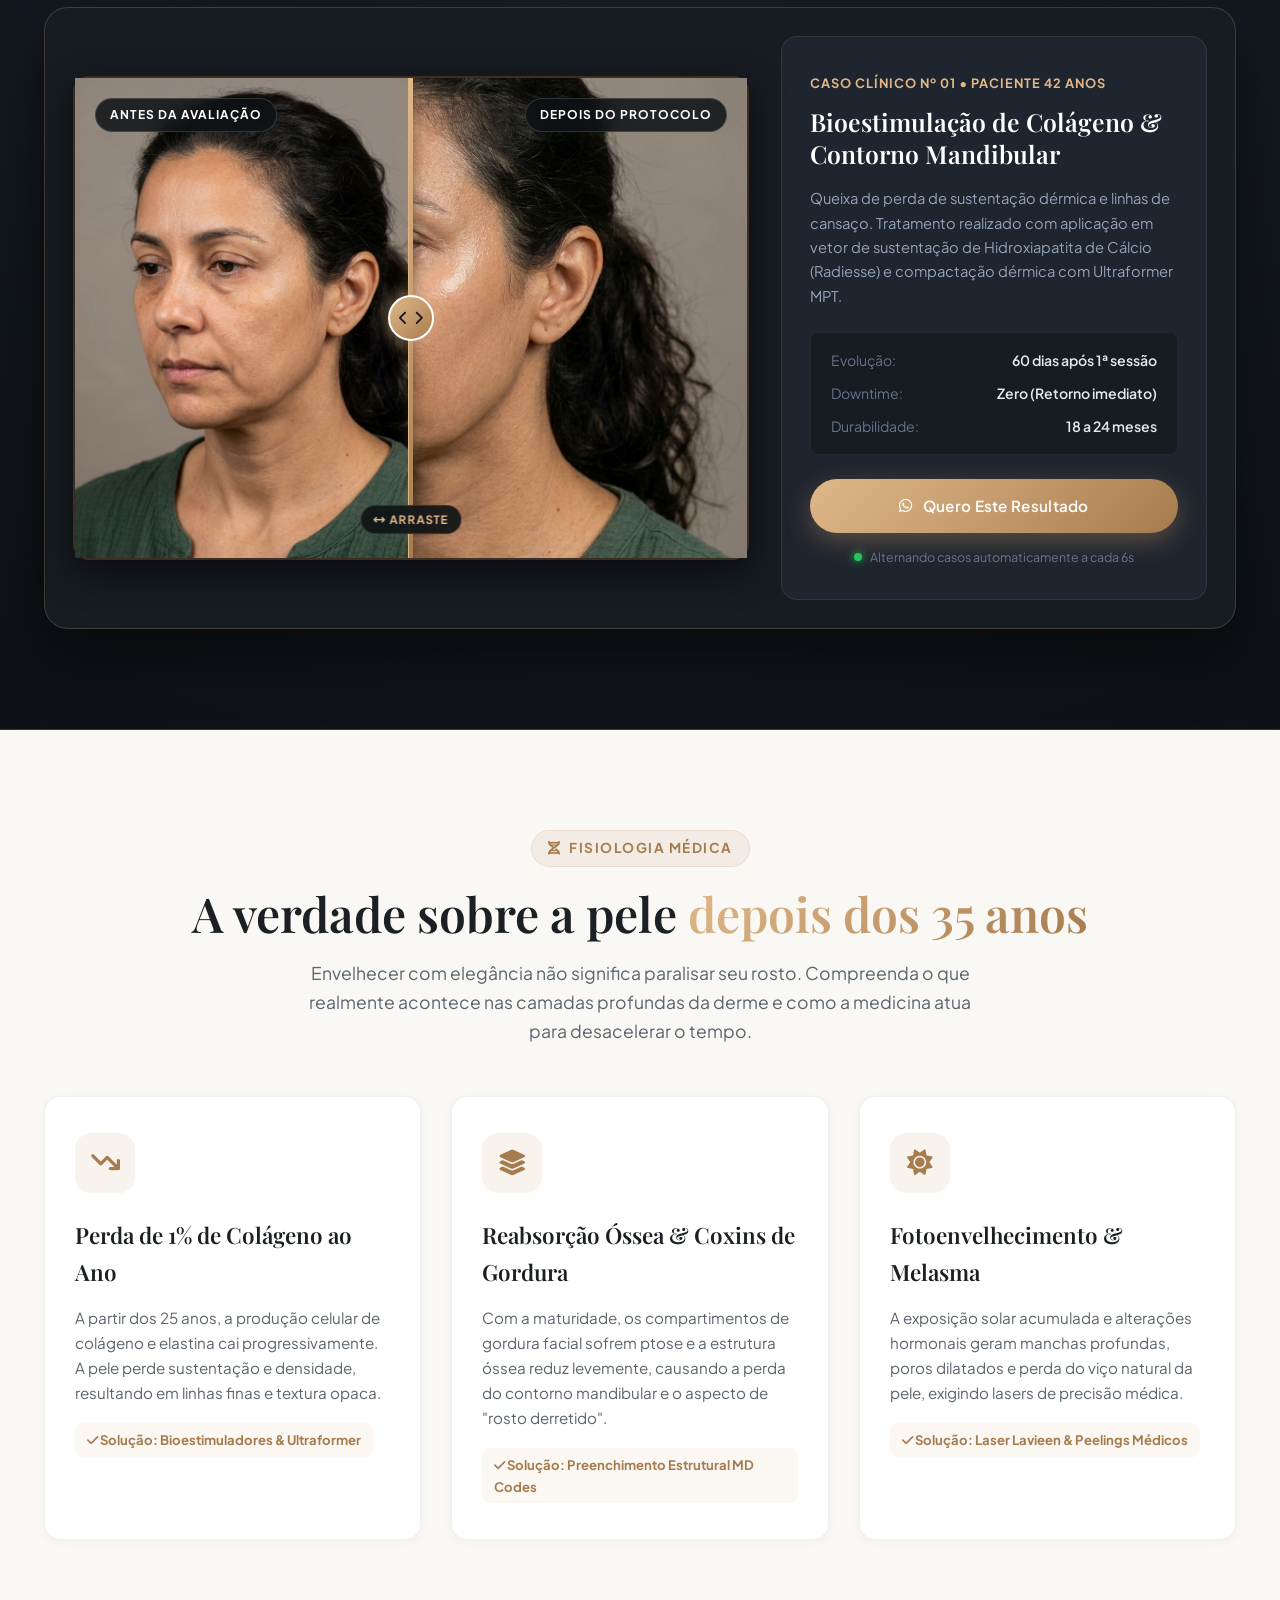
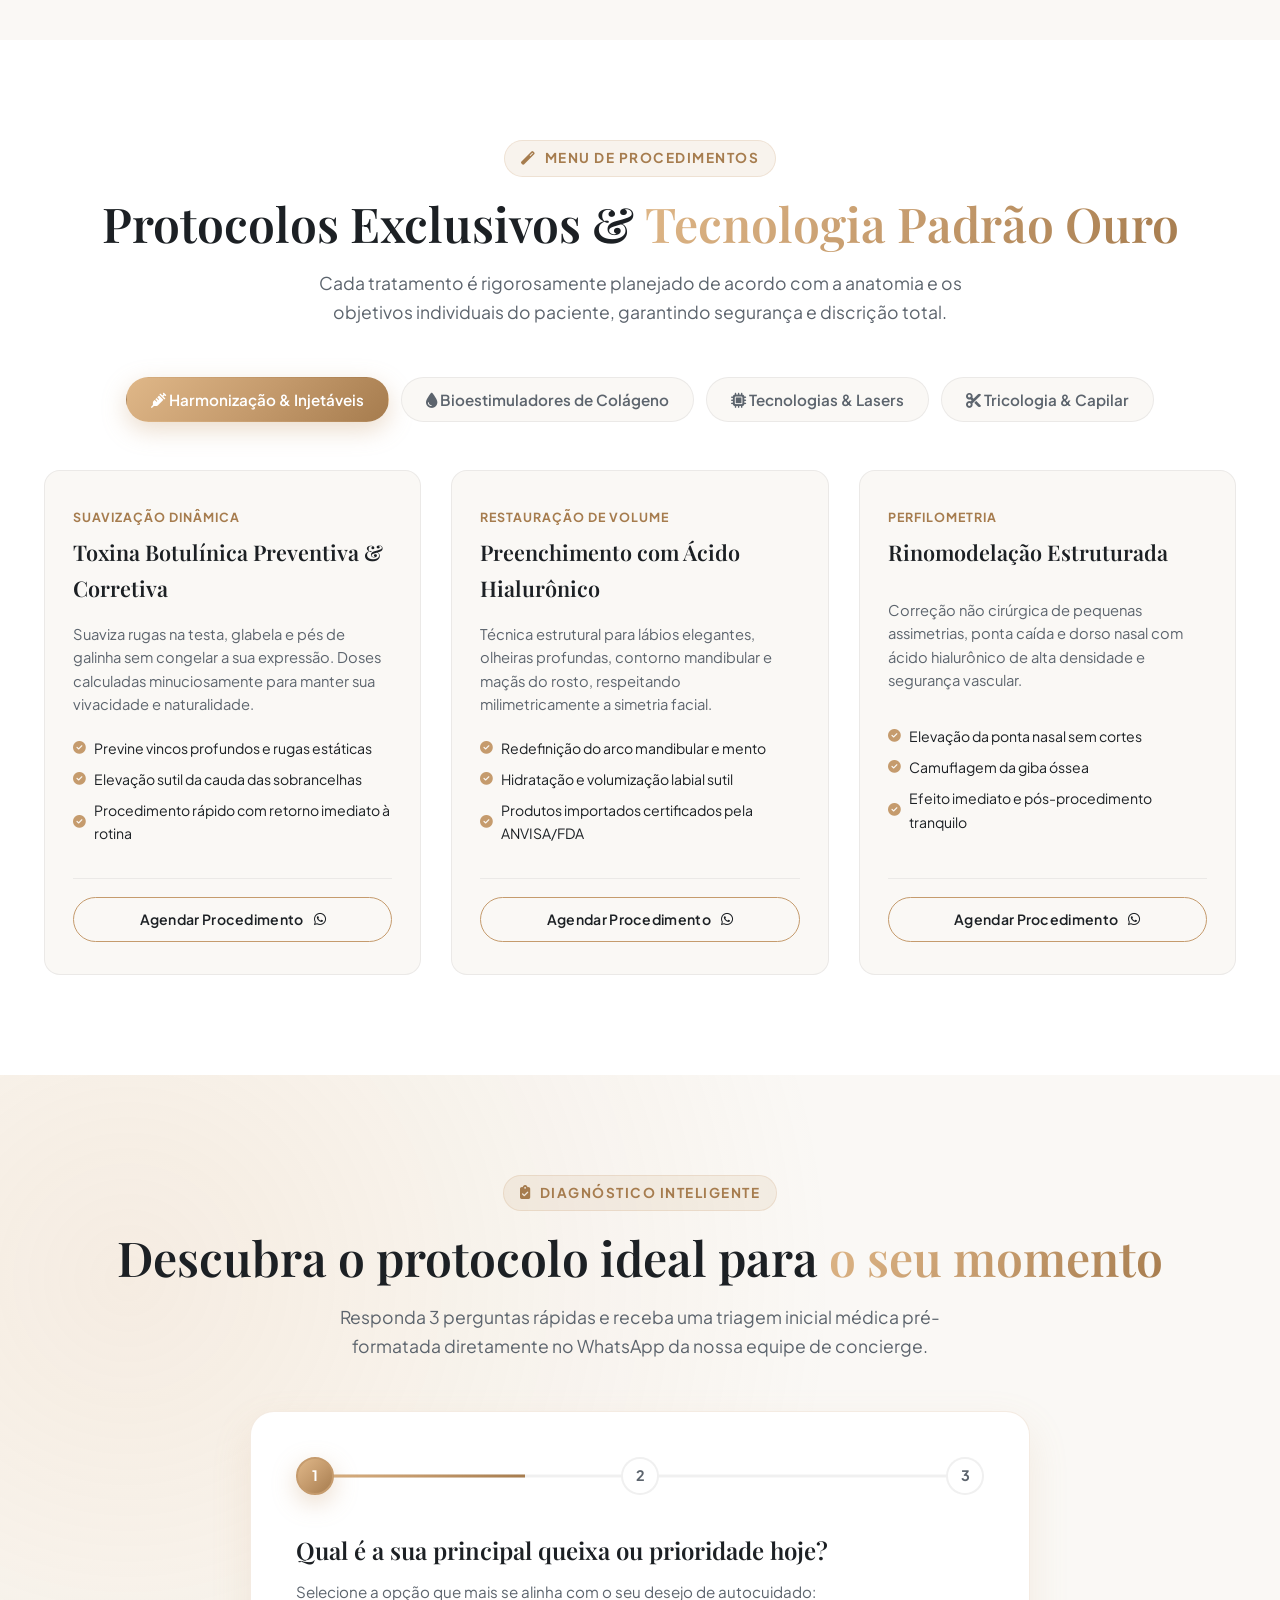
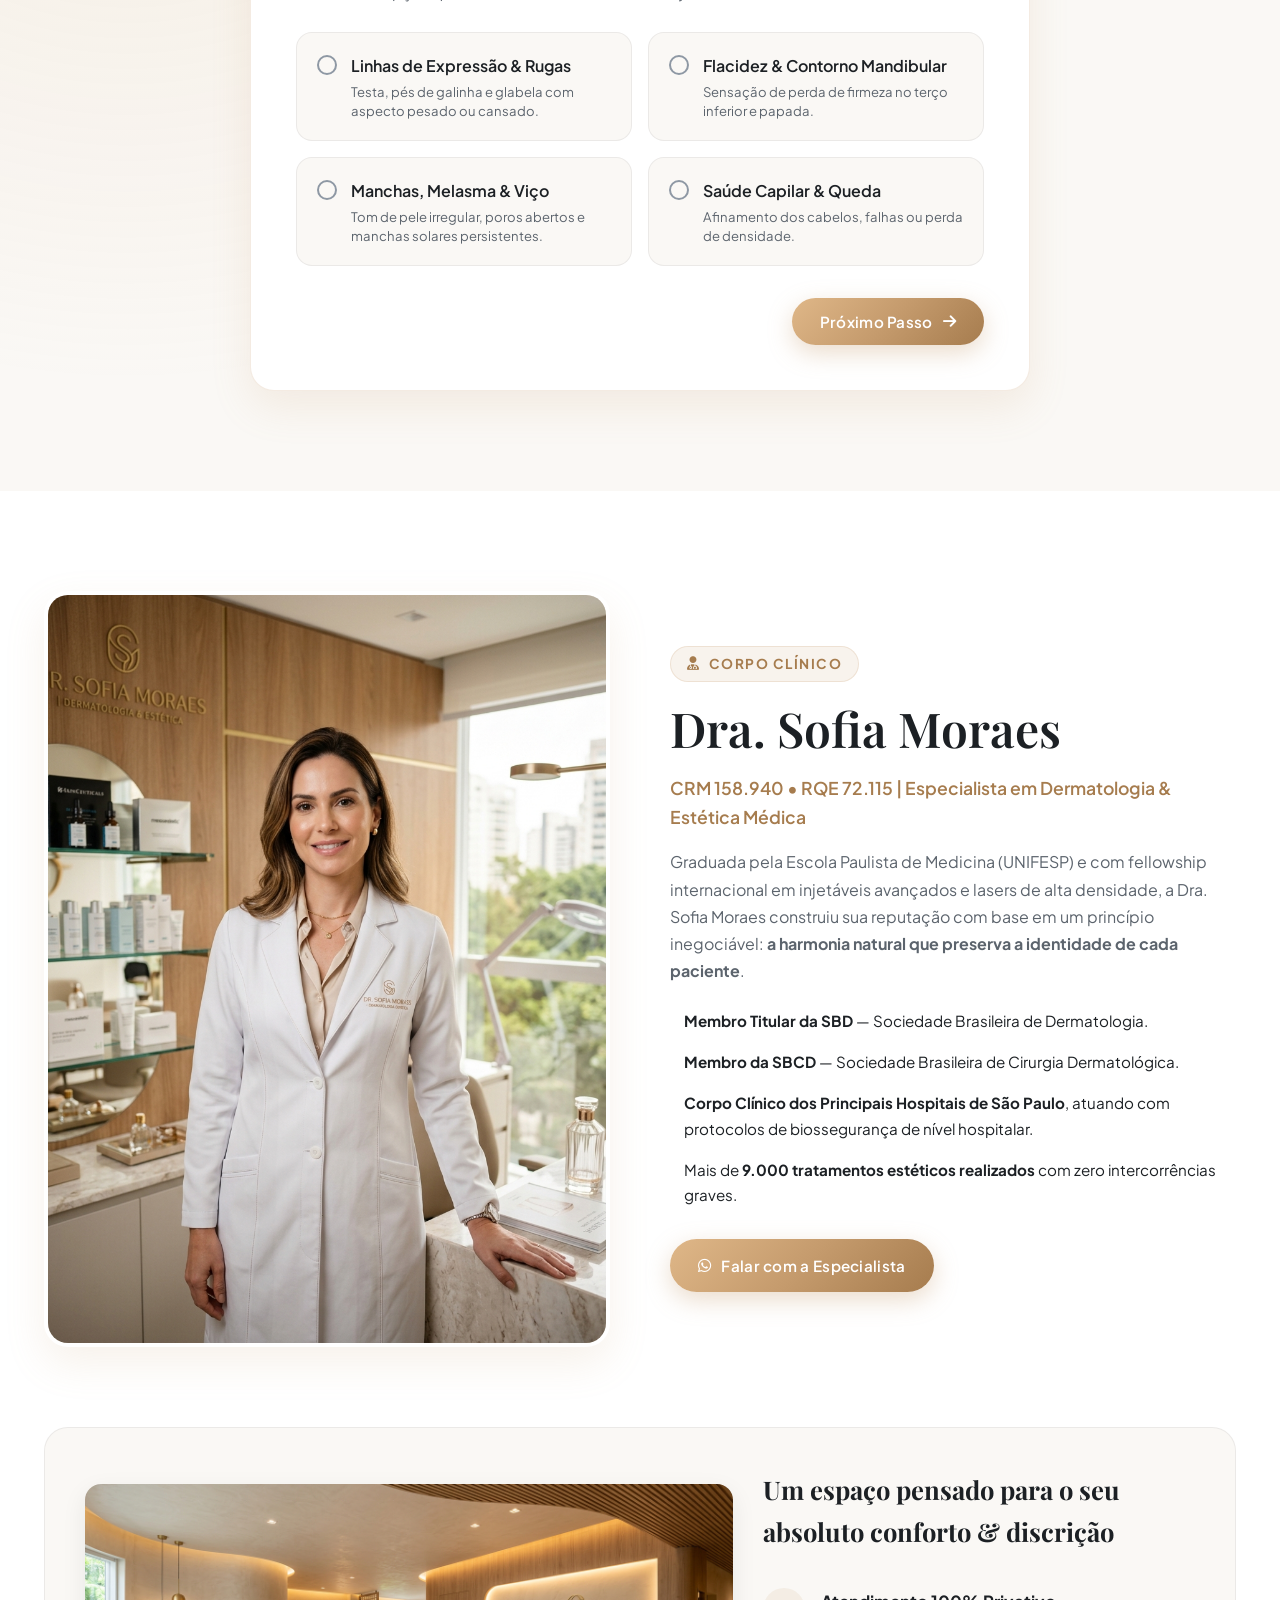
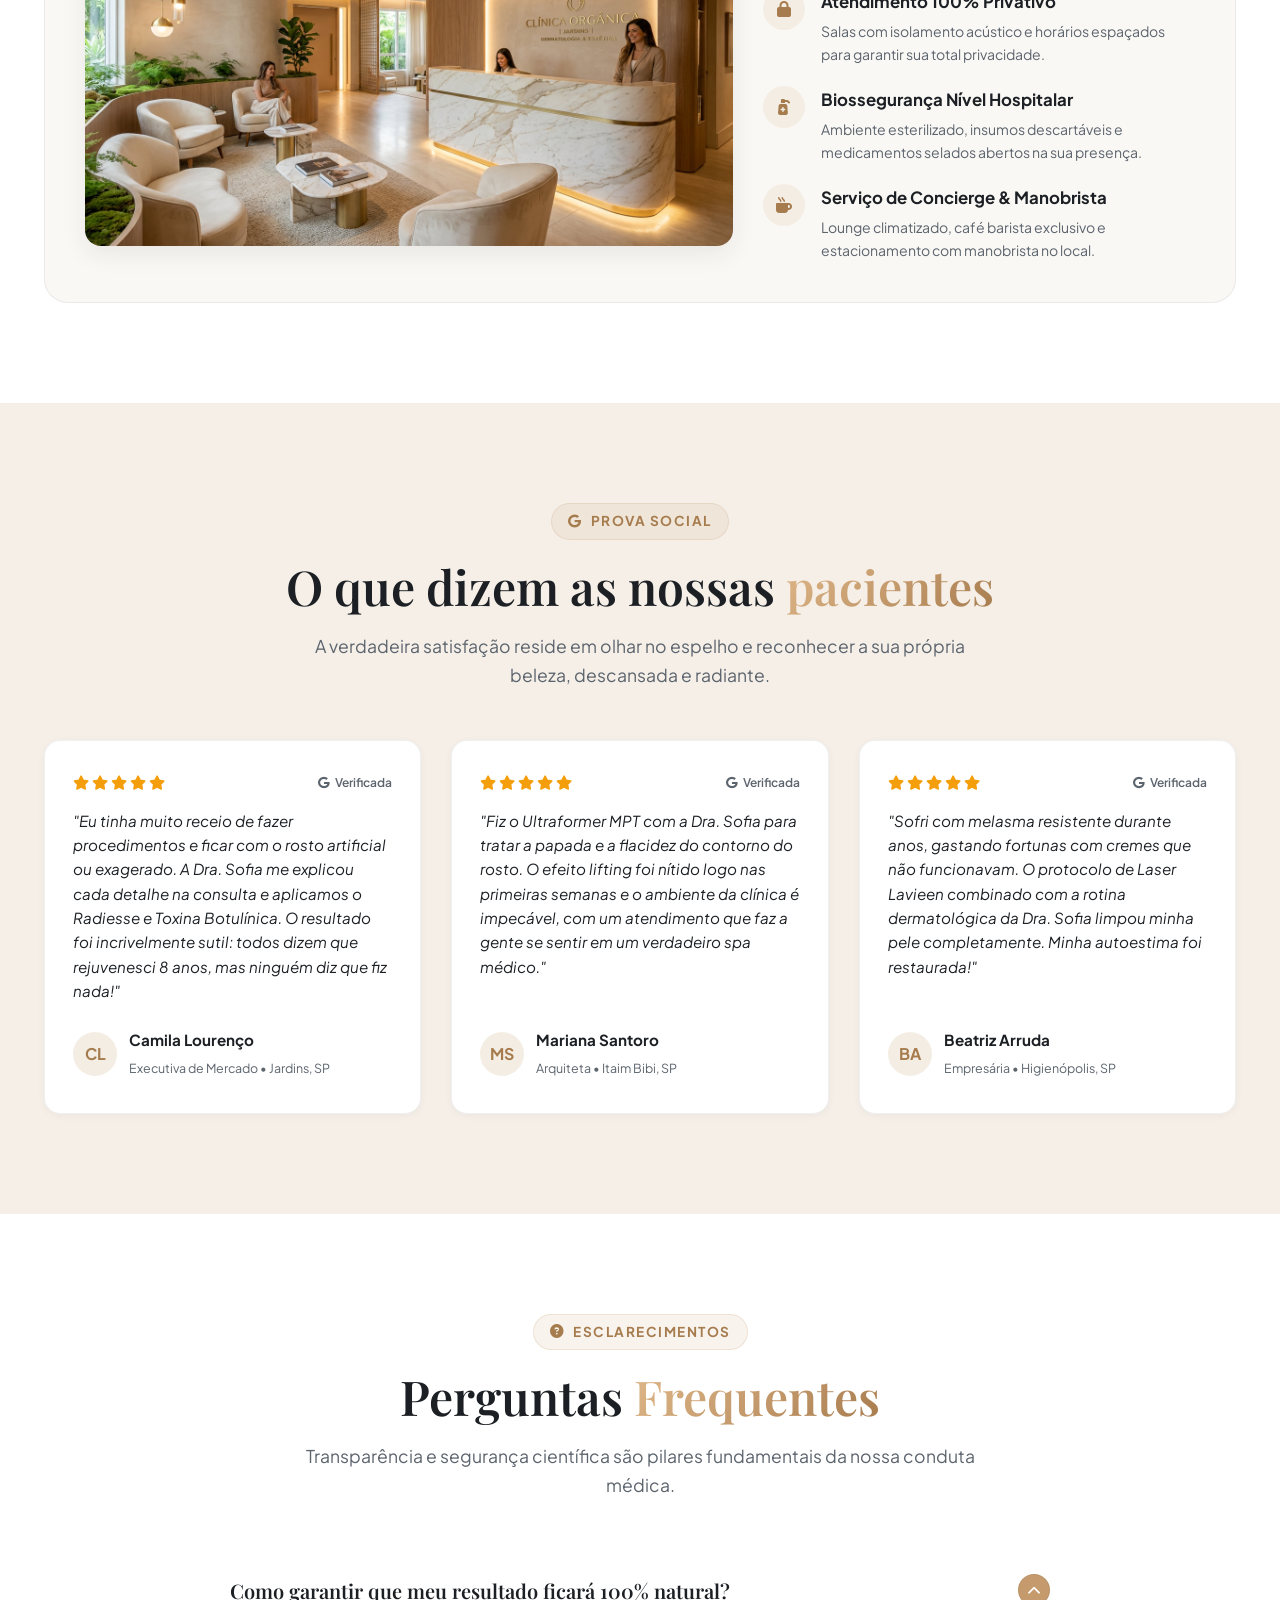
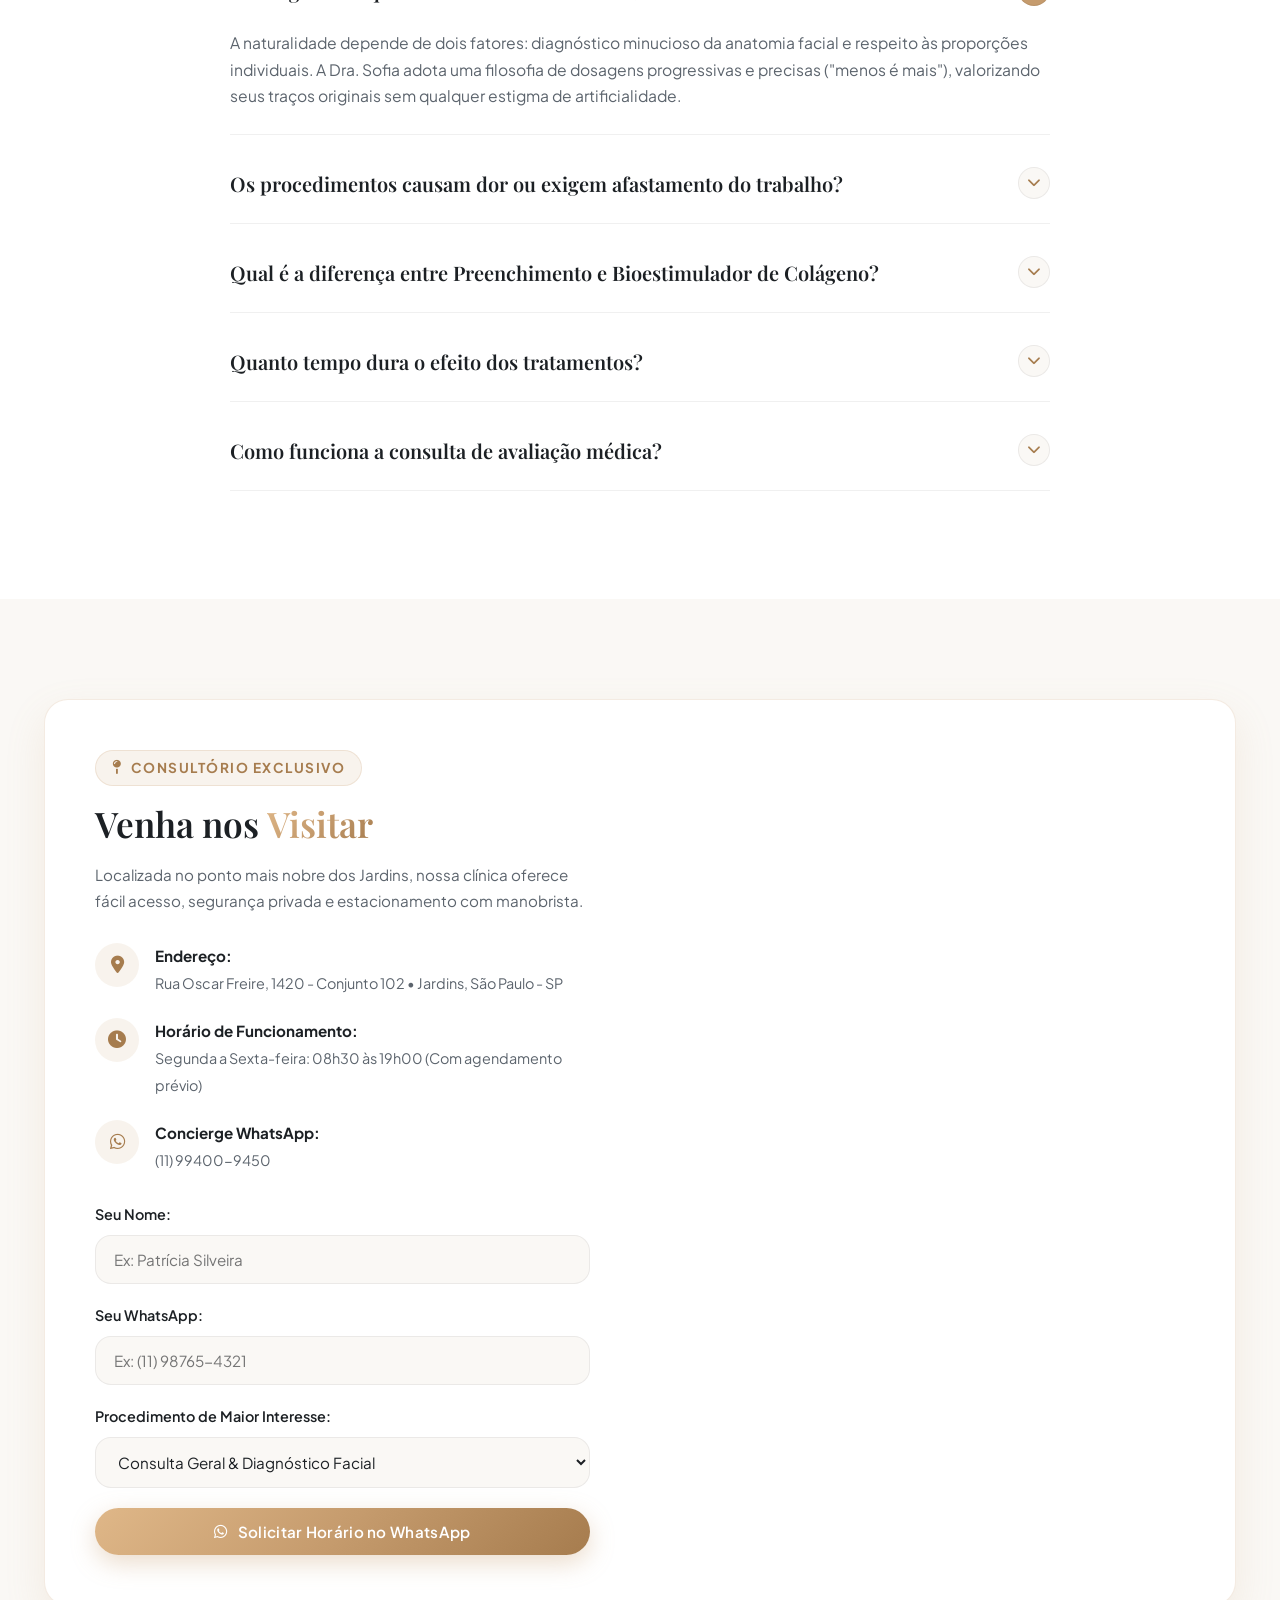
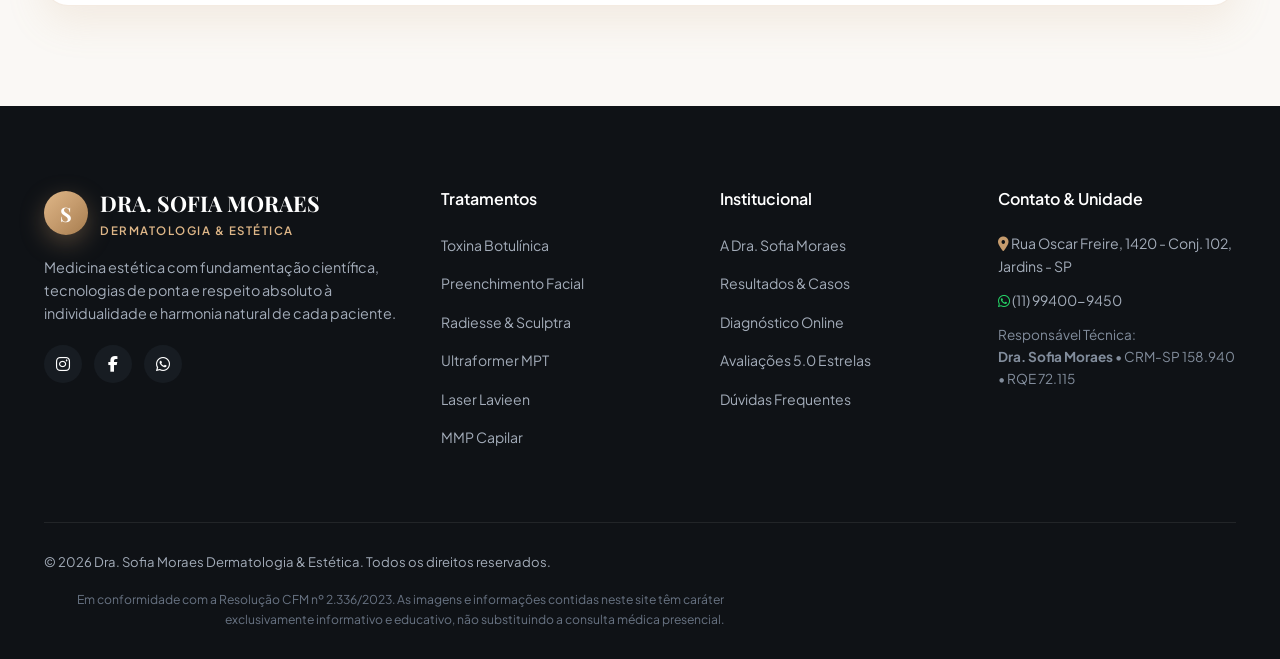
<file: projeto-100-dias/dia-02/index.html>
<!DOCTYPE html>
<html lang="pt-BR" prefix="og: https://ogp.me/ns#">
<head>
  <meta charset="UTF-8">
  <meta name="viewport" content="width=device-width, initial-scale=1.0">
  
  <!-- SEO Primary Meta Tags -->
  <title>Dra. Sofia Moraes | Dermatologia & Estética Médica Avançada nos Jardins, SP</title>
  <meta name="description" content="Clínica de Dermatologia e Harmonização Facial de Alto Padrão nos Jardins, SP. Protocolos médicos exclusivos, Bioestimuladores, Ultraformer MPT e Toxina Botulínica.">
  <meta name="keywords" content="dermatologista jardins, harmonizacao facial sp, bioestimulador de colageno, ultraformer mpt sao paulo, toxina botulinica jardins, dra sofia moraes">
  <meta name="robots" content="index, follow, max-image-preview:large, max-snippet:-1, max-video-preview:-1">
  <link rel="canonical" href="https://studiosanjose.github.io/agencia-100-sites/dia-02/">

  <!-- OpenGraph / Social Media -->
  <meta property="og:locale" content="pt_BR">
  <meta property="og:type" content="website">
  <meta property="og:title" content="Dra. Sofia Moraes | Dermatologia & Estética Médica Avançada">
  <meta property="og:description" content="A ciência do rejuvenescimento com naturalidade absoluta. Protocolos médicos exclusivos e alta tecnologia no coração dos Jardins, São Paulo.">
  <meta property="og:url" content="https://studiosanjose.github.io/agencia-100-sites/dia-02/">
  <meta property="og:site_name" content="Dra. Sofia Moraes Dermatologia">
  <meta property="og:image" content="assets/hero-doutora.jpg">

  <!-- Favicon -->
  <link rel="icon" type="image/svg+xml" href="data:image/svg+xml,<svg xmlns='http://www.w3.org/2000/svg' viewBox='0 0 100 100'><circle cx='50' cy='50' r='46' fill='%23c59b6d'/><text x='50%' y='64%' font-size='48' font-family='serif' font-weight='bold' fill='%23ffffff' text-anchor='middle'>S</text></svg>">

  <!-- Google Fonts Preconnect & Load -->
  <link rel="preconnect" href="https://fonts.googleapis.com">
  <link rel="preconnect" href="https://fonts.gstatic.com" crossorigin>
  <link href="https://fonts.googleapis.com/css2?family=Cormorant+Garamond:ital,wght@0,400;0,600;0,700;1,400&family=Playfair+Display:ital,wght@0,500;0,600;0,700;1,400&family=Plus+Jakarta+Sans:wght@300;400;500;600;700&display=swap" rel="stylesheet">

  <!-- FontAwesome Icons -->
  <link rel="stylesheet" href="https://cdnjs.cloudflare.com/ajax/libs/font-awesome/6.5.1/css/all.min.css" integrity="sha512-DTOQO9RWCH3ppGqcWaEA1BIZOC6xxalwEsw9c2QQeAIftl+Vegovlnee1c9QX4TctnWMn13TZye+giMm8e2LwA==" crossorigin="anonymous" referrerpolicy="no-referrer" />

  <!-- Stylesheet -->
  <link rel="stylesheet" href="styles.css">

  <!-- Schema.org JSON-LD Structured Data -->
  <script type="application/ld+json">
  {
    "@context": "https://schema.org",
    "@graph": [
      {
        "@type": "MedicalClinic",
        "@id": "https://studiosanjose.github.io/agencia-100-sites/dia-02/#clinic",
        "name": "Clínica Dra. Sofia Moraes - Dermatologia & Estética Médica",
        "description": "Clínica médica de dermatologia e estética avançada especializada em harmonização facial, bioestimuladores de colágeno e tecnologias de rejuvenescimento.",
        "url": "https://studiosanjose.github.io/agencia-100-sites/dia-02/",
        "telephone": "+5511994009450",
        "priceRange": "$$$$",
        "address": {
          "@type": "PostalAddress",
          "streetAddress": "Rua Oscar Freire, 1420 - Conj. 102",
          "addressLocality": "São Paulo",
          "addressRegion": "SP",
          "postalCode": "01426-001",
          "addressCountry": "BR"
        },
        "geo": {
          "@type": "GeoCoordinates",
          "latitude": -23.5629,
          "longitude": -46.6692
        },
        "openingHoursSpecification": [
          {
            "@type": "OpeningHoursSpecification",
            "dayOfWeek": ["Monday", "Tuesday", "Wednesday", "Thursday", "Friday"],
            "opens": "08:30",
            "closes": "19:00"
          }
        ],
        "aggregateRating": {
          "@type": "AggregateRating",
          "ratingValue": "5.0",
          "reviewCount": "148"
        }
      },
      {
        "@type": "Physician",
        "@id": "https://studiosanjose.github.io/agencia-100-sites/dia-02/#physician",
        "name": "Dra. Sofia Moraes",
        "jobTitle": "Médica Dermatologista",
        "medicalSpecialty": "Dermatology",
        "worksFor": {
          "@id": "https://studiosanjose.github.io/agencia-100-sites/dia-02/#clinic"
        }
      }
    ]
  }
  </script>
</head>
<body>

  <!-- ========================================================================
       1. HEADER & NAVIGATION
       ======================================================================== -->
  <header class="site-header" id="header">
    <div class="container header-container">
      <a href="#hero" class="brand-logo" aria-label="Página inicial Dra. Sofia Moraes">
        <div class="logo-monogram">S</div>
        <div class="logo-text">
          <h2>DRA. SOFIA MORAES</h2>
          <span>Dermatologia & Estética</span>
        </div>
      </a>

      <nav class="nav-menu" aria-label="Navegação Principal">
        <ul class="nav-links">
          <li><a href="#antes-depois" class="nav-link">Antes & Depois</a></li>
          <li><a href="#procedimentos" class="nav-link">Tratamentos</a></li>
          <li><a href="#diagnostico" class="nav-link">Diagnóstico Online</a></li>
          <li><a href="#sobre" class="nav-link">A Médica</a></li>
          <li><a href="#depoimentos" class="nav-link">Avaliações</a></li>
          <li><a href="#contato" class="nav-link">Localização</a></li>
        </ul>
      </nav>

      <div class="header-actions">
        <div class="location-badge">
          <i class="fa-solid fa-location-dot"></i>
          <span>Jardins, SP</span>
        </div>
        <a href="https://wa.me/5511994009450?text=Ol%C3%A1%2C%20Dra.%20Sofia%20Moraes%21%20Gostaria%20de%20agendar%20uma%20consulta%20exclusiva%20na%20cl%C3%ADnica." class="btn btn-gold btn-sm" target="_blank" rel="noopener">
          <i class="fa-brands fa-whatsapp"></i> Agendar Consulta
        </a>
        <button class="mobile-toggle" aria-label="Abrir Menu">
          <i class="fa-solid fa-bars"></i>
        </button>
      </div>
    </div>
  </header>

  <!-- ========================================================================
       2. HERO SECTION
       ======================================================================== -->
  <main>
    <section class="hero-section" id="hero">
      <div class="container hero-grid">
        <div class="hero-content">
          <div class="hero-badge">
            <i class="fa-solid fa-sparkles"></i>
            <span>Medicina Estética de Alta Precisão</span>
          </div>

          <h1 class="hero-title">
            A ciência do rejuvenescimento com <span class="gold-text">naturalidade absoluta.</span>
          </h1>

          <p class="hero-subtitle">
            Aos 35+, sua pele não precisa de exageros ou transformações artificiais. Precisa de diagnóstico médico individualizado, tecnologias padrão ouro e restauração sutil da sua melhor versão.
          </p>

          <div class="hero-credentials">
            <div class="cred-item">
              <i class="fa-solid fa-certificate"></i> CRM 158.940 • RQE 72.115
            </div>
            <div class="cred-item">
              <i class="fa-solid fa-graduation-cap"></i> Especialização UNIFESP
            </div>
            <div class="cred-item">
              <i class="fa-solid fa-shield-halved"></i> Membro Titular SBD
            </div>
          </div>

          <div class="hero-ctas">
            <a href="https://wa.me/5511994009450?text=Ol%C3%A1%2C%20Dra.%20Sofia%20Moraes%21%20Gostaria%20de%20agendar%20uma%20avalia%C3%A7%C3%A3o%20m%C3%A9dica%20individualizada." class="btn btn-gold" target="_blank" rel="noopener">
              <i class="fa-brands fa-whatsapp"></i> Agendar Avaliação VIP
            </a>
            <a href="#antes-depois" class="btn btn-outline-gold">
              <i class="fa-solid fa-camera-retro"></i> Ver Casos Reais & Vídeo
            </a>
          </div>
        </div>

        <div class="hero-image-wrapper">
          <div class="image-frame">
            <img src="assets/hero-doutora.jpg" alt="Dra. Sofia Moraes - Dermatologista e Especialista em Estética Médica nos Jardins, São Paulo" width="600" height="800" loading="eager">
          </div>
          
          <div class="floating-badge">
            <div class="badge-icon">
              <i class="fa-solid fa-star"></i>
            </div>
            <div class="badge-text">
              <strong>Avaliação 5.0 Estrelas</strong>
              <span>+140 avaliações verificadas no Google</span>
            </div>
          </div>
        </div>
      </div>
    </section>

    <!-- ========================================================================
         3. METRICS BAR (COUNT-UP)
         ======================================================================== -->
    <section class="metrics-section" aria-label="Resultados e Credibilidade">
      <div class="container metrics-grid">
        <div class="metric-card">
          <div class="metric-number" data-target="14" data-suffix="+">14+</div>
          <div class="metric-label">Anos de Prática Médica & Estudo</div>
        </div>
        <div class="metric-card">
          <div class="metric-number" data-target="9200" data-suffix="+">9.200+</div>
          <div class="metric-label">Procedimentos Realizados</div>
        </div>
        <div class="metric-card">
          <div class="metric-number" data-target="100" data-suffix="%">100%</div>
          <div class="metric-label">Planos Personalizados (Zero Cópia)</div>
        </div>
        <div class="metric-card">
          <div class="metric-number" data-target="5" data-suffix=".0 ⭐">5.0 ⭐</div>
          <div class="metric-label">Excelência Comprovada no Google</div>
        </div>
      </div>
    </section>

    <!-- ========================================================================
         4. SHOWCASE BANNER DE ALTO IMPACTO (SLIDER & VÍDEO TIME-LAPSE)
         ======================================================================== -->
    <section class="section showcase-banner-section" id="antes-depois">
      <div class="container">
        <div class="text-center">
          <span class="section-tag" style="background: rgba(197, 155, 109, 0.2); color: var(--primary-gold-light); border-color: rgba(197, 155, 109, 0.4);">
            <i class="fa-solid fa-camera-retro"></i> A Imagem Vale Mais Que Mil Palavras
          </span>
          <h2 class="section-title text-white">
            Resultados Reais & <span class="gold-text">Transformações Clínicas</span>
          </h2>
          <p class="section-desc" style="color: #a3acb9;">
            Sem filtros ou maquiagem. Acompanhe a restauração da jovialidade com naturalidade absoluta em alta definição.
          </p>
        </div>

        <!-- Mode Switcher (Slider vs Video) -->
        <div class="showcase-mode-switcher">
          <button class="mode-switch-btn active" id="btn-mode-slider" data-mode="slider">
            <i class="fa-solid fa-sliders"></i> Comparador Interativo (Arraste)
          </button>
          <button class="mode-switch-btn" id="btn-mode-video" data-mode="video">
            <i class="fa-solid fa-circle-play"></i> Vídeo de Evolução Time-Lapse (IA)
          </button>
        </div>

        <!-- VIEW 1: COMPARADOR SLIDER INTERATIVO -->
        <div class="showcase-view-container active" id="view-slider">
          <!-- Seletor de Casos -->
          <div class="cases-carousel-nav">
            <button class="case-nav-btn active" data-case="1">
              <div class="case-btn-num">CASO 01</div>
              <div class="case-btn-info">
                <strong>Firmeza &amp; Contorno Mandibular</strong>
                <span>Radiesse® + Ultraformer MPT</span>
              </div>
              <i class="fa-solid fa-chevron-right case-arrow"></i>
            </button>

            <button class="case-nav-btn" data-case="2">
              <div class="case-btn-num">CASO 02</div>
              <div class="case-btn-info">
                <strong>Rejuvenescimento do Olhar</strong>
                <span>Preenchimento Olheiras + Toxina</span>
              </div>
              <i class="fa-solid fa-chevron-right case-arrow"></i>
            </button>

            <button class="case-nav-btn" data-case="3">
              <div class="case-btn-num">CASO 03</div>
              <div class="case-btn-info">
                <strong>Clareamento de Melasma &amp; Glow</strong>
                <span>Laser Lavieen (BB Laser)</span>
              </div>
              <i class="fa-solid fa-chevron-right case-arrow"></i>
            </button>
          </div>

          <!-- O Grande Banner Central com Split Slider Dinâmico -->
          <div class="showcase-main-box">
            <div class="showcase-split-container">
              <div class="split-slider-container showcase-slider" id="main-split-slider">
                <div class="slider-wrapper">
                  <!-- Imagem DEPOIS (Fundo) -->
                  <img id="img-depois" src="assets/resultado-depois.jpg" alt="Resultado Depois do Tratamento" class="slider-img" width="860" height="520" loading="eager">
                  <span class="slider-badge badge-after">DEPOIS DO PROTOCOLO</span>

                  <!-- Imagem ANTES (Sobreposição com corte) -->
                  <div class="slider-before-wrap" id="before-wrap">
                    <img id="img-antes" src="assets/resultado-antes.jpg" alt="Antes do Tratamento Dermatológico" class="slider-img" width="860" height="520" loading="eager">
                    <span class="slider-badge badge-before">ANTES DA AVALIAÇÃO</span>
                  </div>

                  <!-- Manípulo de Arraste Iluminado -->
                  <div class="slider-handle" id="slider-handle">
                    <div class="handle-button">
                      <i class="fa-solid fa-chevron-left"></i>
                      <i class="fa-solid fa-chevron-right"></i>
                    </div>
                    <div class="handle-drag-hint">
                      <i class="fa-solid fa-arrows-left-right"></i> ARRASTE
                    </div>
                  </div>
                </div>
              </div>
            </div>

            <!-- Card Lateral de Detalhes do Caso & CTA Exclusivo -->
            <div class="case-details-panel">
              <div>
                <div class="case-meta-tag" id="case-tag">Caso Clínico nº 01 • Paciente 42 anos</div>
                <h3 class="case-title" id="case-title">Bioestimulação de Colágeno &amp; Contorno Mandibular</h3>
                <p class="case-summary" id="case-desc">
                  Queixa de perda de sustentação dérmica e linhas de cansaço. Tratamento realizado com aplicação em vetor de sustentação de Hidroxiapatita de Cálcio (Radiesse) e compactação dérmica com Ultraformer MPT.
                </p>

                <div class="case-highlights-box">
                  <div class="highlight-item">
                    <span class="hl-label">Evolução:</span>
                    <strong id="case-tempo">60 dias após 1ª sessão</strong>
                  </div>
                  <div class="highlight-item">
                    <span class="hl-label">Downtime:</span>
                    <strong>Zero (Retorno imediato)</strong>
                  </div>
                  <div class="highlight-item">
                    <span class="hl-label">Durabilidade:</span>
                    <strong>18 a 24 meses</strong>
                  </div>
                </div>
              </div>

              <div class="case-action-wrap">
                <a id="case-whatsapp-btn" href="https://wa.me/5511994009450?text=Ol%C3%A1%2C%20Dra.%20Sofia%21%20Gostaria%20de%20avaliar%20um%20protocolo%20semelhante%20ao%20Caso%2001%20(Firmeza%20%26%20Contorno%20Mandibular)." class="btn btn-gold btn-full" target="_blank" rel="noopener">
                  <i class="fa-brands fa-whatsapp"></i> Quero Este Resultado
                </a>
                <div class="auto-play-indicator">
                  <span class="pulse-dot"></span> Alternando casos automaticamente a cada 6s
                </div>
              </div>
            </div>
          </div>
        </div>

        <!-- VIEW 2: VÍDEO TIME-LAPSE DE TRANSFORMAÇÃO -->
        <div class="showcase-view-container" id="view-video">
          <div class="showcase-main-box">
            <div class="showcase-video-box">
              <div class="video-live-badge">
                <span class="pulse-dot"></span> VÍDEO DE EVOLUÇÃO CONTÍNUA
              </div>
              <video class="showcase-video-player" id="main-evolution-video" autoplay loop muted playsinline controls poster="assets/transformacao-antes.jpg">
                <source src="assets/evolucao.mp4" type="video/mp4">
                Seu navegador não suporta a reprodução deste vídeo.
              </video>
            </div>

            <div class="case-details-panel">
              <div>
                <div class="case-meta-tag">Transformação Global • Rejuvenescimento 12 Anos</div>
                <h3 class="case-title">Evolução Contínua em Vídeo Time-Lapse</h3>
                <p class="case-summary">
                  Acompanhe a transição morfológica em alta definição: suavização completa de bolsas e olheiras pesadas, lifting e ancoragem do terço inferior e restauração do viço luminoso de porcelana.
                </p>

                <div class="case-highlights-box">
                  <div class="highlight-item">
                    <span class="hl-label">Protocolo:</span>
                    <strong>Full-Face Medical Overhaul</strong>
                  </div>
                  <div class="highlight-item">
                    <span class="hl-label">Tecnologias:</span>
                    <strong>Ultraformer MPT + Radiesse + Laser</strong>
                  </div>
                  <div class="highlight-item">
                    <span class="hl-label">Efeito:</span>
                    <strong>Naturalidade &amp; Zero Artificialidade</strong>
                  </div>
                </div>
              </div>

              <div class="case-action-wrap">
                <a href="https://wa.me/5511994009450?text=Ol%C3%A1%2C%20Dra.%20Sofia%21%20Vi%20o%20v%C3%ADdeo%20de%20evolu%C3%A7%C3%A3o%20time-lapse%20no%20site%20e%20gostaria%20de%20agendar%20uma%20avalia%C3%A7%C3%A3o%20VIP." class="btn btn-gold btn-full" target="_blank" rel="noopener">
                  <i class="fa-brands fa-whatsapp"></i> Agendar Avaliação Individual
                </a>
              </div>
            </div>
          </div>
        </div>

      </div>
    </section>

    <!-- ========================================================================
         5. AGING SCIENCE / 35+ REALITY
         ======================================================================== -->
    <section class="section science-section" id="ciencia">
      <div class="container">
        <div class="text-center">
          <span class="section-tag"><i class="fa-solid fa-dna"></i> Fisiologia Médica</span>
          <h2 class="section-title">A verdade sobre a pele <span class="gold-text">depois dos 35 anos</span></h2>
          <p class="section-desc">
            Envelhecer com elegância não significa paralisar seu rosto. Compreenda o que realmente acontece nas camadas profundas da derme e como a medicina atua para desacelerar o tempo.
          </p>
        </div>

        <div class="science-grid">
          <div class="science-card">
            <div class="card-icon-wrap">
              <i class="fa-solid fa-arrow-trend-down"></i>
            </div>
            <h3>Perda de 1% de Colágeno ao Ano</h3>
            <p>
              A partir dos 25 anos, a produção celular de colágeno e elastina cai progressivamente. A pele perde sustentação e densidade, resultando em linhas finas e textura opaca.
            </p>
            <span class="card-highlight"><i class="fa-solid fa-check"></i> Solução: Bioestimuladores & Ultraformer</span>
          </div>

          <div class="science-card">
            <div class="card-icon-wrap">
              <i class="fa-solid fa-layer-group"></i>
            </div>
            <h3>Reabsorção Óssea & Coxins de Gordura</h3>
            <p>
              Com a maturidade, os compartimentos de gordura facial sofrem ptose e a estrutura óssea reduz levemente, causando a perda do contorno mandibular e o aspecto de "rosto derretido".
            </p>
            <span class="card-highlight"><i class="fa-solid fa-check"></i> Solução: Preenchimento Estrutural MD Codes</span>
          </div>

          <div class="science-card">
            <div class="card-icon-wrap">
              <i class="fa-solid fa-sun"></i>
            </div>
            <h3>Fotoenvelhecimento & Melasma</h3>
            <p>
              A exposição solar acumulada e alterações hormonais geram manchas profundas, poros dilatados e perda do viço natural da pele, exigindo lasers de precisão médica.
            </p>
            <span class="card-highlight"><i class="fa-solid fa-check"></i> Solução: Laser Lavieen & Peelings Médicos</span>
          </div>
        </div>
      </div>
    </section>

    <!-- ========================================================================
         6. INTERACTIVE PROCEDURES & TECH TABS
         ======================================================================== -->
    <section class="section procedures-section" id="procedimentos">
      <div class="container">
        <div class="text-center">
          <span class="section-tag"><i class="fa-solid fa-wand-magic"></i> Menu de Procedimentos</span>
          <h2 class="section-title">Protocolos Exclusivos & <span class="gold-text">Tecnologia Padrão Ouro</span></h2>
          <p class="section-desc">
            Cada tratamento é rigorosamente planejado de acordo com a anatomia e os objetivos individuais do paciente, garantindo segurança e discrição total.
          </p>
        </div>

        <div class="tabs-header">
          <button class="tab-btn active" data-tab="tab-injetaveis">
            <i class="fa-solid fa-syringe"></i> Harmonização & Injetáveis
          </button>
          <button class="tab-btn" data-tab="tab-bioestimuladores">
            <i class="fa-solid fa-droplet"></i> Bioestimuladores de Colágeno
          </button>
          <button class="tab-btn" data-tab="tab-tecnologias">
            <i class="fa-solid fa-microchip"></i> Tecnologias & Lasers
          </button>
          <button class="tab-btn" data-tab="tab-capilar">
            <i class="fa-solid fa-scissors"></i> Tricologia & Capilar
          </button>
        </div>

        <!-- Tab 1: Injetáveis -->
        <div class="tab-pane active" id="tab-injetaveis">
          <div class="proc-grid">
            <div class="proc-card">
              <div class="proc-header">
                <span class="proc-tag">Suavização Dinâmica</span>
                <h4>Toxina Botulínica Preventiva & Corretiva</h4>
              </div>
              <p class="proc-desc">
                Suaviza rugas na testa, glabela e pés de galinha sem congelar a sua expressão. Doses calculadas minuciosamente para manter sua vivacidade e naturalidade.
              </p>
              <ul class="proc-benefits">
                <li><i class="fa-solid fa-circle-check"></i> Previne vincos profundos e rugas estáticas</li>
                <li><i class="fa-solid fa-circle-check"></i> Elevação sutil da cauda das sobrancelhas</li>
                <li><i class="fa-solid fa-circle-check"></i> Procedimento rápido com retorno imediato à rotina</li>
              </ul>
              <div class="proc-footer">
                <a href="https://wa.me/5511994009450?text=Ol%C3%A1%2C%20Dra.%20Sofia%21%20Gostaria%20de%20agendar%20Toxina%20Botul%C3%ADnica." class="btn btn-outline-gold btn-sm btn-full" target="_blank" rel="noopener">
                  Agendar Procedimento <i class="fa-brands fa-whatsapp"></i>
                </a>
              </div>
            </div>

            <div class="proc-card">
              <div class="proc-header">
                <span class="proc-tag">Restauração de Volume</span>
                <h4>Preenchimento com Ácido Hialurônico</h4>
              </div>
              <p class="proc-desc">
                Técnica estrutural para lábios elegantes, olheiras profundas, contorno mandibular e maçãs do rosto, respeitando milimetricamente a simetria facial.
              </p>
              <ul class="proc-benefits">
                <li><i class="fa-solid fa-circle-check"></i> Redefinição do arco mandibular e mento</li>
                <li><i class="fa-solid fa-circle-check"></i> Hidratação e volumização labial sutil</li>
                <li><i class="fa-solid fa-circle-check"></i> Produtos importados certificados pela ANVISA/FDA</li>
              </ul>
              <div class="proc-footer">
                <a href="https://wa.me/5511994009450?text=Ol%C3%A1%2C%20Dra.%20Sofia%21%20Gostaria%20de%20agendar%20Preenchimento%20Facial." class="btn btn-outline-gold btn-sm btn-full" target="_blank" rel="noopener">
                  Agendar Procedimento <i class="fa-brands fa-whatsapp"></i>
                </a>
              </div>
            </div>

            <div class="proc-card">
              <div class="proc-header">
                <span class="proc-tag">Perfilometria</span>
                <h4>Rinomodelação Estruturada</h4>
              </div>
              <p class="proc-desc">
                Correção não cirúrgica de pequenas assimetrias, ponta caída e dorso nasal com ácido hialurônico de alta densidade e segurança vascular.
              </p>
              <ul class="proc-benefits">
                <li><i class="fa-solid fa-circle-check"></i> Elevação da ponta nasal sem cortes</li>
                <li><i class="fa-solid fa-circle-check"></i> Camuflagem da giba óssea</li>
                <li><i class="fa-solid fa-circle-check"></i> Efeito imediato e pós-procedimento tranquilo</li>
              </ul>
              <div class="proc-footer">
                <a href="https://wa.me/5511994009450?text=Ol%C3%A1%2C%20Dra.%20Sofia%21%20Gostaria%20de%20agendar%20Rinomodela%C3%A7%C3%A3o." class="btn btn-outline-gold btn-sm btn-full" target="_blank" rel="noopener">
                  Agendar Procedimento <i class="fa-brands fa-whatsapp"></i>
                </a>
              </div>
            </div>
          </div>
        </div>

        <!-- Tab 2: Bioestimuladores -->
        <div class="tab-pane" id="tab-bioestimuladores">
          <div class="proc-grid">
            <div class="proc-card">
              <div class="proc-header">
                <span class="proc-tag">Hidroxiapatita de Cálcio</span>
                <h4>Radiesse® & Radiesse Plus®</h4>
              </div>
              <p class="proc-desc">
                Promove estímulo biológico potente na matriz dérmica, aumentando a espessura da pele e proporcionando efeito lifting progressivo e sustentável.
              </p>
              <ul class="proc-benefits">
                <li><i class="fa-solid fa-circle-check"></i> Recuperação da firmeza no terço inferior</li>
                <li><i class="fa-solid fa-circle-check"></i> Tratamento eficaz de flacidez no pescoço e mãos</li>
                <li><i class="fa-solid fa-circle-check"></i> Duração de até 18 a 24 meses</li>
              </ul>
              <div class="proc-footer">
                <a href="https://wa.me/5511994009450?text=Ol%C3%A1%2C%20Dra.%20Sofia%21%20Gostaria%20de%20saber%20mais%20sobre%20Radiesse." class="btn btn-outline-gold btn-sm btn-full" target="_blank" rel="noopener">
                  Agendar Bioestimulador <i class="fa-brands fa-whatsapp"></i>
                </a>
              </div>
            </div>

            <div class="proc-card">
              <div class="proc-header">
                <span class="proc-tag">Ácido Poli-L-Láctico</span>
                <h4>Sculptra® Facial & Corporal</h4>
              </div>
              <p class="proc-desc">
                Estimula a síntese de colágeno tipo 1 em mais de 66%, restaurando o volume natural e a densidade tecidual perdida com o tempo.
              </p>
              <ul class="proc-benefits">
                <li><i class="fa-solid fa-circle-check"></i> Melhora significativa da elasticidade dérmica</li>
                <li><i class="fa-solid fa-circle-check"></i> Rejuvenescimento global e não volumizador</li>
                <li><i class="fa-solid fa-circle-check"></i> Resultados naturais e progressivos</li>
              </ul>
              <div class="proc-footer">
                <a href="https://wa.me/5511994009450?text=Ol%C3%A1%2C%20Dra.%20Sofia%21%20Gostaria%20de%20saber%20mais%20sobre%20Sculptra." class="btn btn-outline-gold btn-sm btn-full" target="_blank" rel="noopener">
                  Agendar Bioestimulador <i class="fa-brands fa-whatsapp"></i>
                </a>
              </div>
            </div>

            <div class="proc-card">
              <div class="proc-header">
                <span class="proc-tag">Inovação Híbrida</span>
                <h4>HArmonyCa® Dual Effect</h4>
              </div>
              <p class="proc-desc">
                A união sinérgica do Ácido Hialurônico para lifting imediato com a Hidroxiapatita de Cálcio para estímulo prolongado de colágeno.
              </p>
              <ul class="proc-benefits">
                <li><i class="fa-solid fa-circle-check"></i> Efeito tensor imediato com bioestímulo contínuo</li>
                <li><i class="fa-solid fa-circle-check"></i> Definição do contorno lateral da face</li>
                <li><i class="fa-solid fa-circle-check"></i> Tecnologia médica de ponta</li>
              </ul>
              <div class="proc-footer">
                <a href="https://wa.me/5511994009450?text=Ol%C3%A1%2C%20Dra.%20Sofia%21%20Gostaria%20de%20saber%20mais%20sobre%20HarmonyCa." class="btn btn-outline-gold btn-sm btn-full" target="_blank" rel="noopener">
                  Agendar Bioestimulador <i class="fa-brands fa-whatsapp"></i>
                </a>
              </div>
            </div>
          </div>
        </div>

        <!-- Tab 3: Tecnologias -->
        <div class="tab-pane" id="tab-tecnologias">
          <div class="proc-grid">
            <div class="proc-card">
              <div class="proc-header">
                <span class="proc-tag">Ultrassom Micro & Macrofocado</span>
                <h4>Ultraformer MPT</h4>
              </div>
              <p class="proc-desc">
                A tecnologia mais avançada do mundo para lifting não cirúrgico, atuando na fáscia muscular (SMAS), ancorando os tecidos e reduzindo a papada.
              </p>
              <ul class="proc-benefits">
                <li><i class="fa-solid fa-circle-check"></i> Compactação de gordura e firmeza na papada</li>
                <li><i class="fa-solid fa-circle-check"></i> Efeito Fox Eyes e elevação do terço médio</li>
                <li><i class="fa-solid fa-circle-check"></i> Tratamento sem downtime (sem tempo de repouso)</li>
              </ul>
              <div class="proc-footer">
                <a href="https://wa.me/5511994009450?text=Ol%C3%A1%2C%20Dra.%20Sofia%21%20Gostaria%20de%20agendar%20sess%C3%A3o%20de%20Ultraformer%20MPT." class="btn btn-outline-gold btn-sm btn-full" target="_blank" rel="noopener">
                  Agendar Ultraformer <i class="fa-brands fa-whatsapp"></i>
                </a>
              </div>
            </div>

            <div class="proc-card">
              <div class="proc-header">
                <span class="proc-tag">Laser de Túlio 1927nm</span>
                <h4>Laser Lavieen (Efeito BB Glow)</h4>
              </div>
              <p class="proc-desc">
                Padrão ouro para uniformização do tom da pele, clareamento de melasma, fechamento de poros dilatados e viço de pele de porcelana.
              </p>
              <ul class="proc-benefits">
                <li><i class="fa-solid fa-circle-check"></i> Clareamento de manchas e melasma resistente</li>
                <li><i class="fa-solid fa-circle-check"></i> Textura refinada e luminosidade instantânea</li>
                <li><i class="fa-solid fa-circle-check"></i> Seguro para todos os fototipos de pele</li>
              </ul>
              <div class="proc-footer">
                <a href="https://wa.me/5511994009450?text=Ol%C3%A1%2C%20Dra.%20Sofia%21%20Gostaria%20de%20agendar%20Laser%20Lavieen." class="btn btn-outline-gold btn-sm btn-full" target="_blank" rel="noopener">
                  Agendar Laser Lavieen <i class="fa-brands fa-whatsapp"></i>
                </a>
              </div>
            </div>

            <div class="proc-card">
              <div class="proc-header">
                <span class="proc-tag">Resurfacing Fracionado</span>
                <h4>Laser de CO₂ Fracionado</h4>
              </div>
              <p class="proc-desc">
                Renovação celular intensa para cicatrizes de acne, rugas profundas ao redor dos olhos e boca, e flacidez de pálpebras.
              </p>
              <ul class="proc-benefits">
                <li><i class="fa-solid fa-circle-check"></i> Blefaroplastia sem corte nas pálpebras</li>
                <li><i class="fa-solid fa-circle-check"></i> Estímulo profundo de neocolagênese</li>
                <li><i class="fa-solid fa-circle-check"></i> Transformação da textura cutânea</li>
              </ul>
              <div class="proc-footer">
                <a href="https://wa.me/5511994009450?text=Ol%C3%A1%2C%20Dra.%20Sofia%21%20Gostaria%20de%20agendar%20Laser%20CO2." class="btn btn-outline-gold btn-sm btn-full" target="_blank" rel="noopener">
                  Agendar Laser CO2 <i class="fa-brands fa-whatsapp"></i>
                </a>
              </div>
            </div>
          </div>
        </div>

        <!-- Tab 4: Capilar -->
        <div class="tab-pane" id="tab-capilar">
          <div class="proc-grid">
            <div class="proc-card">
              <div class="proc-header">
                <span class="proc-tag">Microinfusão de Medicamentos</span>
                <h4>MMP® Capilar com Drug Delivery</h4>
              </div>
              <p class="proc-desc">
                Aplicação direta de ativos estéreis, fatores de crescimento e bloqueadores hormonais no folículo piloso para interromper a queda e encorpar os fios.
              </p>
              <ul class="proc-benefits">
                <li><i class="fa-solid fa-circle-check"></i> Tratamento de alopecia androgenética (calvície)</li>
                <li><i class="fa-solid fa-circle-check"></i> Controle de eflúvio telógeno pós-estresse</li>
                <li><i class="fa-solid fa-circle-check"></i> Aumento da densidade e calibre dos fios</li>
              </ul>
              <div class="proc-footer">
                <a href="https://wa.me/5511994009450?text=Ol%C3%A1%2C%20Dra.%20Sofia%21%20Gostaria%20de%20agendar%20avalia%C3%A7%C3%A3o%20capilar%20MMP." class="btn btn-outline-gold btn-sm btn-full" target="_blank" rel="noopener">
                  Agendar Avaliação Capilar <i class="fa-brands fa-whatsapp"></i>
                </a>
              </div>
            </div>

            <div class="proc-card">
              <div class="proc-header">
                <span class="proc-tag">Diagnóstico Digital</span>
                <h4>Tricoscopia Digital com Dermatoscópio</h4>
              </div>
              <p class="proc-desc">
                Exame microscópico avançado do couro cabeludo que quantifica fios anágenos, diâmetro folicular e sinais inflamatórios antes de iniciar qualquer protocolo.
              </p>
              <ul class="proc-benefits">
                <li><i class="fa-solid fa-circle-check"></i> Diagnóstico preciso da causa da queda</li>
                <li><i class="fa-solid fa-circle-check"></i> Mapeamento fotográfico evolutivo</li>
                <li><i class="fa-solid fa-circle-check"></i> Planejamento terapêutico individual</li>
              </ul>
              <div class="proc-footer">
                <a href="https://wa.me/5511994009450?text=Ol%C3%A1%2C%20Dra.%20Sofia%21%20Gostaria%20de%20agendar%20Tricoscopia." class="btn btn-outline-gold btn-sm btn-full" target="_blank" rel="noopener">
                  Agendar Tricoscopia <i class="fa-brands fa-whatsapp"></i>
                </a>
              </div>
            </div>

            <div class="proc-card">
              <div class="proc-header">
                <span class="proc-tag">Bioestimulação Fotônica</span>
                <h4>LEDterapia & Laser de Baixa Potência</h4>
              </div>
              <p class="proc-desc">
                Estimula o metabolismo celular folicular por meio de luz vermelha e infravermelha, aumentando a vascularização e acelerando a fase de crescimento capilar.
              </p>
              <ul class="proc-benefits">
                <li><i class="fa-solid fa-circle-check"></i> Acelera o crescimento e reduz a inflamação</li>
                <li><i class="fa-solid fa-circle-check"></i> Tratamento 100% indolor e relaxante</li>
                <li><i class="fa-solid fa-circle-check"></i> Potencializa protocolos de consultório</li>
              </ul>
              <div class="proc-footer">
                <a href="https://wa.me/5511994009450?text=Ol%C3%A1%2C%20Dra.%20Sofia%21%20Gostaria%20de%20saber%20mais%20sobre%20LEDterapia." class="btn btn-outline-gold btn-sm btn-full" target="_blank" rel="noopener">
                  Agendar Protocolo <i class="fa-brands fa-whatsapp"></i>
                </a>
              </div>
            </div>
          </div>
        </div>
      </div>
    </section>

    <!-- ========================================================================
         7. AESTHETIC DIAGNOSTIC QUIZ WIZARD (3 STEPS)
         ======================================================================== -->
    <section class="section quiz-section" id="diagnostico">
      <div class="container">
        <div class="text-center">
          <span class="section-tag"><i class="fa-solid fa-clipboard-check"></i> Diagnóstico Inteligente</span>
          <h2 class="section-title">Descubra o protocolo ideal para <span class="gold-text">o seu momento</span></h2>
          <p class="section-desc">
            Responda 3 perguntas rápidas e receba uma triagem inicial médica pré-formatada diretamente no WhatsApp da nossa equipe de concierge.
          </p>
        </div>

        <div class="quiz-container">
          <!-- Progress Bar -->
          <div class="quiz-progress">
            <div class="quiz-progress-bar">
              <div class="quiz-progress-fill"></div>
            </div>
            <div class="quiz-step-indicator active">1</div>
            <div class="quiz-step-indicator">2</div>
            <div class="quiz-step-indicator">3</div>
          </div>

          <!-- Step 1: Principal Objetivo -->
          <div class="quiz-step active" data-step="1">
            <h3 class="quiz-step-title">Qual é a sua principal queixa ou prioridade hoje?</h3>
            <p class="quiz-step-sub">Selecione a opção que mais se alinha com o seu desejo de autocuidado:</p>

            <div class="quiz-options-grid">
              <div class="quiz-option-card" data-field="prioridade" data-value="Linhas de Expressão & Rugas no Terço Superior">
                <div class="opt-radio"></div>
                <div class="opt-content">
                  <h5>Linhas de Expressão & Rugas</h5>
                  <p>Testa, pés de galinha e glabela com aspecto pesado ou cansado.</p>
                </div>
              </div>

              <div class="quiz-option-card" data-field="prioridade" data-value="Flacidez, Firmeza da Pele & Perda de Contorno">
                <div class="opt-radio"></div>
                <div class="opt-content">
                  <h5>Flacidez & Contorno Mandibular</h5>
                  <p>Sensação de perda de firmeza no terço inferior e papada.</p>
                </div>
              </div>

              <div class="quiz-option-card" data-field="prioridade" data-value="Manchas, Melasma & Textura Opaca">
                <div class="opt-radio"></div>
                <div class="opt-content">
                  <h5>Manchas, Melasma & Viço</h5>
                  <p>Tom de pele irregular, poros abertos e manchas solares persistentes.</p>
                </div>
              </div>

              <div class="quiz-option-card" data-field="prioridade" data-value="Queda Capilar & Afinamento dos Fios">
                <div class="opt-radio"></div>
                <div class="opt-content">
                  <h5>Saúde Capilar & Queda</h5>
                  <p>Afinamento dos cabelos, falhas ou perda de densidade.</p>
                </div>
              </div>
            </div>

            <div class="quiz-nav-btns">
              <div></div>
              <button type="button" class="btn btn-gold btn-next-step">
                Próximo Passo <i class="fa-solid fa-arrow-right"></i>
              </button>
            </div>
          </div>

          <!-- Step 2: Faixa Etária & Histórico -->
          <div class="quiz-step" data-step="2">
            <h3 class="quiz-step-title">Sua faixa etária e experiência prévia</h3>
            <p class="quiz-step-sub">A idade e o histórico determinam a densidade dos protocolos:</p>

            <div class="quiz-options-grid">
              <div class="quiz-option-card" data-field="faixaEtaria" data-value="25 a 34 anos (Prevenção & Viço)">
                <div class="opt-radio"></div>
                <div class="opt-content">
                  <h5>25 a 34 Anos</h5>
                  <p>Foco em prevenção inteligente e manutenção da juventude dérmica.</p>
                </div>
              </div>

              <div class="quiz-option-card" data-field="faixaEtaria" data-value="35 a 45 anos (Bioestímulo & Estrutura)">
                <div class="opt-radio"></div>
                <div class="opt-content">
                  <h5>35 a 45 Anos</h5>
                  <p>Reposição ativa de colágeno e sustentação dos compartimentos faciais.</p>
                </div>
              </div>

              <div class="quiz-option-card" data-field="faixaEtaria" data-value="46 a 55 anos (Lifting Não Cirúrgico & Densidade)">
                <div class="opt-radio"></div>
                <div class="opt-content">
                  <h5>46 a 55 Anos</h5>
                  <p>Tratamento global de flacidez, textura profunda e reposicionamento.</p>
                </div>
              </div>

              <div class="quiz-option-card" data-field="faixaEtaria" data-value="55+ anos (Rejuvenescimento Completo)">
                <div class="opt-radio"></div>
                <div class="opt-content">
                  <h5>55+ Anos</h5>
                  <p>Protocolos associados de alta tecnologia e rejuvenescimento integrativo.</p>
                </div>
              </div>
            </div>

            <div class="quiz-nav-btns">
              <button type="button" class="btn btn-outline-gold btn-prev-step">
                <i class="fa-solid fa-arrow-left"></i> Voltar
              </button>
              <button type="button" class="btn btn-gold btn-next-step">
                Próximo Passo <i class="fa-solid fa-arrow-right"></i>
              </button>
            </div>
          </div>

          <!-- Step 3: Dados de Contato e Envio WhatsApp -->
          <div class="quiz-step" data-step="3">
            <h3 class="quiz-step-title">Onde devemos enviar o seu planejamento?</h3>
            <p class="quiz-step-sub">Nossa concierge médica entrará em contato com a pré-avaliação e disponibilidade de agenda:</p>

            <form id="quiz-final-form">
              <div class="quiz-form-group">
                <label for="quiz-nome">Seu Nome Completo:</label>
                <input type="text" id="quiz-nome" class="quiz-input" placeholder="Ex: Fernanda Vasconcelos" required>
              </div>

              <div class="quiz-form-group">
                <label for="quiz-telefone">Seu WhatsApp com DDD:</label>
                <input type="tel" id="quiz-telefone" class="quiz-input" placeholder="Ex: (11) 98765-4321" required>
              </div>

              <div class="quiz-nav-btns">
                <button type="button" class="btn btn-outline-gold btn-prev-step">
                  <i class="fa-solid fa-arrow-left"></i> Voltar
                </button>
                <button type="submit" class="btn btn-gold">
                  <i class="fa-brands fa-whatsapp"></i> Receber Diagnóstico VIP
                </button>
              </div>
            </form>
          </div>
        </div>
      </div>
    </section>

    <!-- ========================================================================
         8. ABOUT THE DOCTOR & CLINIC TOUR
         ======================================================================== -->
    <section class="section doctor-section" id="sobre">
      <div class="container">
        <div class="doctor-grid">
          <div class="doctor-image-wrap">
            <div class="image-frame">
              <img src="assets/hero-doutora.jpg" alt="Dra. Sofia Moraes em seu consultório nos Jardins" width="600" height="800" loading="lazy">
            </div>
          </div>

          <div class="doctor-bio">
            <span class="section-tag"><i class="fa-solid fa-user-doctor"></i> Corpo Clínico</span>
            <h2 class="section-title">Dra. Sofia Moraes</h2>
            <p style="font-size: 1.1rem; color: var(--primary-gold-dark); font-weight: 600; margin-bottom: 16px;">
              CRM 158.940 • RQE 72.115 | Especialista em Dermatologia & Estética Médica
            </p>
            <p style="color: var(--text-muted); line-height: 1.7; margin-bottom: 20px;">
              Graduada pela Escola Paulista de Medicina (UNIFESP) e com fellowship internacional em injetáveis avançados e lasers de alta densidade, a Dra. Sofia Moraes construiu sua reputação com base em um princípio inegociável: <strong>a harmonia natural que preserva a identidade de cada paciente</strong>.
            </p>

            <ul class="doctor-bio-list">
              <li>
                <i class="fa-solid fa-shield-check"></i>
                <span><strong>Membro Titular da SBD</strong> — Sociedade Brasileira de Dermatologia.</span>
              </li>
              <li>
                <i class="fa-solid fa-shield-check"></i>
                <span><strong>Membro da SBCD</strong> — Sociedade Brasileira de Cirurgia Dermatológica.</span>
              </li>
              <li>
                <i class="fa-solid fa-shield-check"></i>
                <span><strong>Corpo Clínico dos Principais Hospitais de São Paulo</strong>, atuando com protocolos de biossegurança de nível hospitalar.</span>
              </li>
              <li>
                <i class="fa-solid fa-shield-check"></i>
                <span>Mais de <strong>9.000 tratamentos estéticos realizados</strong> com zero intercorrências graves.</span>
              </li>
            </ul>

            <a href="https://wa.me/5511994009450?text=Ol%C3%A1%2C%20Dra.%20Sofia%21%20Gostaria%20de%20agendar%20uma%20consulta%20presencial." class="btn btn-gold" target="_blank" rel="noopener">
              <i class="fa-brands fa-whatsapp"></i> Falar com a Especialista
            </a>
          </div>
        </div>

        <!-- Clinic Space Preview -->
        <div class="clinic-tour-preview">
          <div class="tour-grid">
            <div class="tour-image-frame">
              <img src="assets/espaco-clinica.jpg" alt="Recepção e lounge de atendimento privativo da Clínica nos Jardins" width="800" height="450" loading="lazy">
            </div>
            <div class="tour-features">
              <h3 style="font-family: var(--font-serif); font-size: 1.6rem; color: var(--text-dark); margin-bottom: 16px;">
                Um espaço pensado para o seu <span class="gold-text">absoluto conforto & discrição</span>
              </h3>

              <div class="tour-feature-item">
                <div class="tour-icon"><i class="fa-solid fa-lock"></i></div>
                <div>
                  <h5>Atendimento 100% Privativo</h5>
                  <p>Salas com isolamento acústico e horários espaçados para garantir sua total privacidade.</p>
                </div>
              </div>

              <div class="tour-feature-item">
                <div class="tour-icon"><i class="fa-solid fa-pump-medical"></i></div>
                <div>
                  <h5>Biossegurança Nível Hospitalar</h5>
                  <p>Ambiente esterilizado, insumos descartáveis e medicamentos selados abertos na sua presença.</p>
                </div>
              </div>

              <div class="tour-feature-item">
                <div class="tour-icon"><i class="fa-solid fa-mug-hot"></i></div>
                <div>
                  <h5>Serviço de Concierge & Manobrista</h5>
                  <p>Lounge climatizado, café barista exclusivo e estacionamento com manobrista no local.</p>
                </div>
              </div>
            </div>
          </div>
        </div>
      </div>
    </section>

    <!-- ========================================================================
         9. GOOGLE REVIEWS & TESTIMONIALS (5.0 STARS)
         ======================================================================== -->
    <section class="section testimonials-section" id="depoimentos">
      <div class="container">
        <div class="text-center">
          <span class="section-tag"><i class="fa-brands fa-google"></i> Prova Social</span>
          <h2 class="section-title">O que dizem as nossas <span class="gold-text">pacientes</span></h2>
          <p class="section-desc">
            A verdadeira satisfação reside em olhar no espelho e reconhecer a sua própria beleza, descansada e radiante.
          </p>
        </div>

        <div class="reviews-grid">
          <div class="review-card">
            <div>
              <div class="review-header">
                <div class="review-stars">
                  <i class="fa-solid fa-star"></i><i class="fa-solid fa-star"></i><i class="fa-solid fa-star"></i><i class="fa-solid fa-star"></i><i class="fa-solid fa-star"></i>
                </div>
                <div class="google-badge">
                  <i class="fa-brands fa-google"></i> Verificada
                </div>
              </div>
              <p class="review-text">
                "Eu tinha muito receio de fazer procedimentos e ficar com o rosto artificial ou exagerado. A Dra. Sofia me explicou cada detalhe na consulta e aplicamos o Radiesse e Toxina Botulínica. O resultado foi incrivelmente sutil: todos dizem que rejuvenesci 8 anos, mas ninguém diz que fiz nada!"
              </p>
            </div>
            <div class="reviewer-profile">
              <div class="reviewer-avatar">CL</div>
              <div class="reviewer-info">
                <h5>Camila Lourenço</h5>
                <span>Executiva de Mercado • Jardins, SP</span>
              </div>
            </div>
          </div>

          <div class="review-card">
            <div>
              <div class="review-header">
                <div class="review-stars">
                  <i class="fa-solid fa-star"></i><i class="fa-solid fa-star"></i><i class="fa-solid fa-star"></i><i class="fa-solid fa-star"></i><i class="fa-solid fa-star"></i>
                </div>
                <div class="google-badge">
                  <i class="fa-brands fa-google"></i> Verificada
                </div>
              </div>
              <p class="review-text">
                "Fiz o Ultraformer MPT com a Dra. Sofia para tratar a papada e a flacidez do contorno do rosto. O efeito lifting foi nítido logo nas primeiras semanas e o ambiente da clínica é impecável, com um atendimento que faz a gente se sentir em um verdadeiro spa médico."
              </p>
            </div>
            <div class="reviewer-profile">
              <div class="reviewer-avatar">MS</div>
              <div class="reviewer-info">
                <h5>Mariana Santoro</h5>
                <span>Arquiteta • Itaim Bibi, SP</span>
              </div>
            </div>
          </div>

          <div class="review-card">
            <div>
              <div class="review-header">
                <div class="review-stars">
                  <i class="fa-solid fa-star"></i><i class="fa-solid fa-star"></i><i class="fa-solid fa-star"></i><i class="fa-solid fa-star"></i><i class="fa-solid fa-star"></i>
                </div>
                <div class="google-badge">
                  <i class="fa-brands fa-google"></i> Verificada
                </div>
              </div>
              <p class="review-text">
                "Sofri com melasma resistente durante anos, gastando fortunas com cremes que não funcionavam. O protocolo de Laser Lavieen combinado com a rotina dermatológica da Dra. Sofia limpou minha pele completamente. Minha autoestima foi restaurada!"
              </p>
            </div>
            <div class="reviewer-profile">
              <div class="reviewer-avatar">BA</div>
              <div class="reviewer-info">
                <h5>Beatriz Arruda</h5>
                <span>Empresária • Higienópolis, SP</span>
              </div>
            </div>
          </div>
        </div>
      </div>
    </section>

    <!-- ========================================================================
         10. FAQ ACCORDION
         ======================================================================== -->
    <section class="section faq-section" id="faq">
      <div class="container">
        <div class="text-center">
          <span class="section-tag"><i class="fa-solid fa-circle-question"></i> Esclarecimentos</span>
          <h2 class="section-title">Perguntas <span class="gold-text">Frequentes</span></h2>
          <p class="section-desc">
            Transparência e segurança científica são pilares fundamentais da nossa conduta médica.
          </p>
        </div>

        <div class="faq-accordion">
          <div class="faq-item active">
            <button class="faq-question">
              <span>Como garantir que meu resultado ficará 100% natural?</span>
              <div class="faq-icon"><i class="fa-solid fa-chevron-down"></i></div>
            </button>
            <div class="faq-answer">
              <p>
                A naturalidade depende de dois fatores: diagnóstico minucioso da anatomia facial e respeito às proporções individuais. A Dra. Sofia adota uma filosofia de dosagens progressivas e precisas ("menos é mais"), valorizando seus traços originais sem qualquer estigma de artificialidade.
              </p>
            </div>
          </div>

          <div class="faq-item">
            <button class="faq-question">
              <span>Os procedimentos causam dor ou exigem afastamento do trabalho?</span>
              <div class="faq-icon"><i class="fa-solid fa-chevron-down"></i></div>
            </button>
            <div class="faq-answer">
              <p>
                Utilizamos anestésicos tópicos de formulação médica exclusiva e resfriadores dérmicos de alta performance para garantir o máximo conforto. Procedimentos como Toxina Botulínica, Bioestimuladores e Ultraformer MPT não exigem repouso (zero downtime), permitindo que você retorne às suas atividades no mesmo dia.
              </p>
            </div>
          </div>

          <div class="faq-item">
            <button class="faq-question">
              <span>Qual é a diferença entre Preenchimento e Bioestimulador de Colágeno?</span>
              <div class="faq-icon"><i class="fa-solid fa-chevron-down"></i></div>
            </button>
            <div class="faq-answer">
              <p>
                O Preenchimento (Ácido Hialurônico) tem como foco repor volumes perdidos (como lábios, olheiras e queixo) com resultado imediato. Já os Bioestimuladores (como Radiesse e Sculptra) estimulam as suas próprias células a produzirem colágeno novo ao longo de semanas, promovendo firmeza e efeito lifting sem aumentar o volume do rosto.
              </p>
            </div>
          </div>

          <div class="faq-item">
            <button class="faq-question">
              <span>Quanto tempo dura o efeito dos tratamentos?</span>
              <div class="faq-icon"><i class="fa-solid fa-chevron-down"></i></div>
            </button>
            <div class="faq-answer">
              <p>
                A durabilidade varia conforme o protocolo: a Toxina Botulínica tem durabilidade média de 4 a 6 meses; o Ácido Hialurônico de 12 a 18 meses; e os Bioestimuladores de Colágeno geram uma renovação tecidual que perdura por até 2 anos.
              </p>
            </div>
          </div>

          <div class="faq-item">
            <button class="faq-question">
              <span>Como funciona a consulta de avaliação médica?</span>
              <div class="faq-icon"><i class="fa-solid fa-chevron-down"></i></div>
            </button>
            <div class="faq-answer">
              <p>
                A primeira consulta tem duração aproximada de 60 minutos. É realizada uma avaliação facial e dérmica completa, análise da mimica e estilo de vida, mapeamento fotográfico e a elaboração de um Plano de Tratamento Anual exclusivo para você.
              </p>
            </div>
          </div>
        </div>
      </div>
    </section>

    <!-- ========================================================================
         11. LOCATION & APPOINTMENT FORM
         ======================================================================== -->
    <section class="section contact-section" id="contato">
      <div class="container">
        <div class="contact-box">
          <div class="contact-details">
            <span class="section-tag"><i class="fa-solid fa-map-pin"></i> Consultório Exclusivo</span>
            <h2 class="section-title" style="font-size: 2.2rem;">Venha nos <span class="gold-text">Visitar</span></h2>
            <p style="color: var(--text-muted); font-size: 0.95rem;">
              Localizada no ponto mais nobre dos Jardins, nossa clínica oferece fácil acesso, segurança privada e estacionamento com manobrista.
            </p>

            <div class="contact-info-list">
              <div class="contact-item">
                <div class="contact-item-icon"><i class="fa-solid fa-location-dot"></i></div>
                <div class="contact-item-text">
                  <strong>Endereço:</strong>
                  <span>Rua Oscar Freire, 1420 - Conjunto 102 • Jardins, São Paulo - SP</span>
                </div>
              </div>

              <div class="contact-item">
                <div class="contact-item-icon"><i class="fa-solid fa-clock"></i></div>
                <div class="contact-item-text">
                  <strong>Horário de Funcionamento:</strong>
                  <span>Segunda a Sexta-feira: 08h30 às 19h00 (Com agendamento prévio)</span>
                </div>
              </div>

              <div class="contact-item">
                <div class="contact-item-icon"><i class="fa-brands fa-whatsapp"></i></div>
                <div class="contact-item-text">
                  <strong>Concierge WhatsApp:</strong>
                  <a href="https://wa.me/5511994009450" target="_blank" rel="noopener">(11) 99400-9450</a>
                </div>
              </div>
            </div>

            <!-- Form -->
            <form id="contact-form">
              <div class="quiz-form-group">
                <label for="contact-nome">Seu Nome:</label>
                <input type="text" id="contact-nome" class="quiz-input" placeholder="Ex: Patrícia Silveira" required>
              </div>

              <div class="quiz-form-group">
                <label for="contact-phone">Seu WhatsApp:</label>
                <input type="tel" id="contact-phone" class="quiz-input" placeholder="Ex: (11) 98765-4321" required>
              </div>

              <div class="quiz-form-group">
                <label for="contact-procedimento">Procedimento de Maior Interesse:</label>
                <select id="contact-procedimento" class="quiz-input">
                  <option value="Consulta Geral & Diagnóstico Facial">Consulta Geral & Diagnóstico Facial</option>
                  <option value="Harmonização Facial & Preenchimento">Harmonização Facial & Preenchimento</option>
                  <option value="Bioestimulador de Colágeno (Radiesse/Sculptra)">Bioestimulador de Colágeno (Radiesse/Sculptra)</option>
                  <option value="Ultraformer MPT & Lifting">Ultraformer MPT & Lifting</option>
                  <option value="Laser Lavieen / Clareamento de Melasma">Laser Lavieen / Clareamento de Melasma</option>
                  <option value="Tricologia & Tratamento Capilar">Tricologia & Tratamento Capilar</option>
                </select>
              </div>

              <button type="submit" class="btn btn-gold btn-full">
                <i class="fa-brands fa-whatsapp"></i> Solicitar Horário no WhatsApp
              </button>
            </form>
          </div>

          <div class="map-frame">
            <iframe 
              src="https://www.google.com/maps/embed?pb=!1m18!1m12!1m3!1d3657.098254881775!2d-46.67175232378906!3d-23.56309897880015!2m3!1f0!2f0!3f0!3m2!1i1024!2i768!4f13.1!3m3!1m2!1s0x94ce59d95f082e6d%3A0x6b772ad0b06b99ad!2sR.%20Oscar%20Freire%2C%201420%20-%20Cerqueira%20C%C3%A9sar%2C%20S%C3%A3o%20Paulo%20-%20SP%2C%2001426-001!5e0!3m2!1spt-BR!2sbr!4v1716300000000!5m2!1spt-BR!2sbr" 
              title="Localização da Clínica Dra. Sofia Moraes nos Jardins, São Paulo"
              allowfullscreen="" 
              loading="lazy" 
              referrerpolicy="no-referrer-when-crossed-origin">
            </iframe>
          </div>
        </div>
      </div>
    </section>
  </main>

  <!-- ========================================================================
       12. FOOTER & LEGAL COMPLIANCE
       ======================================================================== -->
  <footer class="site-footer">
    <div class="container">
      <div class="footer-grid">
        <div class="footer-brand">
          <div class="brand-logo" style="margin-bottom: 16px;">
            <div class="logo-monogram" style="background: var(--gold-gradient);">S</div>
            <div class="logo-text">
              <h3 style="color: #fff; margin: 0;">DRA. SOFIA MORAES</h3>
              <span style="color: var(--primary-gold-light);">Dermatologia & Estética</span>
            </div>
          </div>
          <p>
            Medicina estética com fundamentação científica, tecnologias de ponta e respeito absoluto à individualidade e harmonia natural de cada paciente.
          </p>
          <div class="footer-social">
            <a href="https://instagram.com" target="_blank" rel="noopener" class="social-link" aria-label="Instagram da Dra. Sofia Moraes"><i class="fa-brands fa-instagram"></i></a>
            <a href="https://facebook.com" target="_blank" rel="noopener" class="social-link" aria-label="Facebook"><i class="fa-brands fa-facebook-f"></i></a>
            <a href="https://wa.me/5511994009450" target="_blank" rel="noopener" class="social-link" aria-label="WhatsApp Oficial"><i class="fa-brands fa-whatsapp"></i></a>
          </div>
        </div>

        <div class="footer-col">
          <h4>Tratamentos</h4>
          <ul class="footer-links">
            <li><a href="#procedimentos">Toxina Botulínica</a></li>
            <li><a href="#procedimentos">Preenchimento Facial</a></li>
            <li><a href="#procedimentos">Radiesse & Sculptra</a></li>
            <li><a href="#procedimentos">Ultraformer MPT</a></li>
            <li><a href="#procedimentos">Laser Lavieen</a></li>
            <li><a href="#procedimentos">MMP Capilar</a></li>
          </ul>
        </div>

        <div class="footer-col">
          <h4>Institucional</h4>
          <ul class="footer-links">
            <li><a href="#sobre">A Dra. Sofia Moraes</a></li>
            <li><a href="#antes-depois">Resultados & Casos</a></li>
            <li><a href="#diagnostico">Diagnóstico Online</a></li>
            <li><a href="#depoimentos">Avaliações 5.0 Estrelas</a></li>
            <li><a href="#faq">Dúvidas Frequentes</a></li>
          </ul>
        </div>

        <div class="footer-col">
          <h4>Contato & Unidade</h4>
          <p style="font-size: 0.88rem; line-height: 1.6; margin-bottom: 12px;">
            <i class="fa-solid fa-location-dot" style="color: var(--primary-gold);"></i> Rua Oscar Freire, 1420 - Conj. 102, Jardins - SP
          </p>
          <p style="font-size: 0.88rem; line-height: 1.6; margin-bottom: 12px;">
            <i class="fa-brands fa-whatsapp" style="color: #25d366;"></i> (11) 99400-9450
          </p>
          <p style="font-size: 0.85rem; color: #828d9c;">
            Responsável Técnica:<br>
            <strong>Dra. Sofia Moraes</strong> • CRM-SP 158.940 • RQE 72.115
          </p>
        </div>
      </div>

      <div class="footer-bottom">
        <p>
          &copy; 2026 Dra. Sofia Moraes Dermatologia & Estética. Todos os direitos reservados.
        </p>
        <p style="font-size: 0.76rem; color: #697484; max-width: 680px; text-align: right;">
          Em conformidade com a Resolução CFM nº 2.336/2023. As imagens e informações contidas neste site têm caráter exclusivamente informativo e educativo, não substituindo a consulta médica presencial.
        </p>
      </div>
    </div>
  </footer>

  <!-- ========================================================================
       13. FLOATING CONCIERGE WHATSAPP WIDGET
       ======================================================================== -->
  <div class="floating-concierge">
    <div class="concierge-bubble">
      <span>Dúvidas sobre tratamentos? <strong>Fale com nossa Concierge VIP</strong></span>
    </div>
    <a href="https://wa.me/5511994009450?text=Ol%C3%A1%2C%20gostaria%20de%20tirar%20algumas%20d%C3%BAvidas%20sobre%20os%20procedimentos%20com%20a%20concierge." class="concierge-btn" target="_blank" rel="noopener" aria-label="Abrir WhatsApp da Concierge">
      <i class="fa-brands fa-whatsapp"></i>
      <span class="status-online"></span>
    </a>
  </div>

  <!-- Scripts -->
  <script src="app.js"></script>
</body>
</html>
</file>
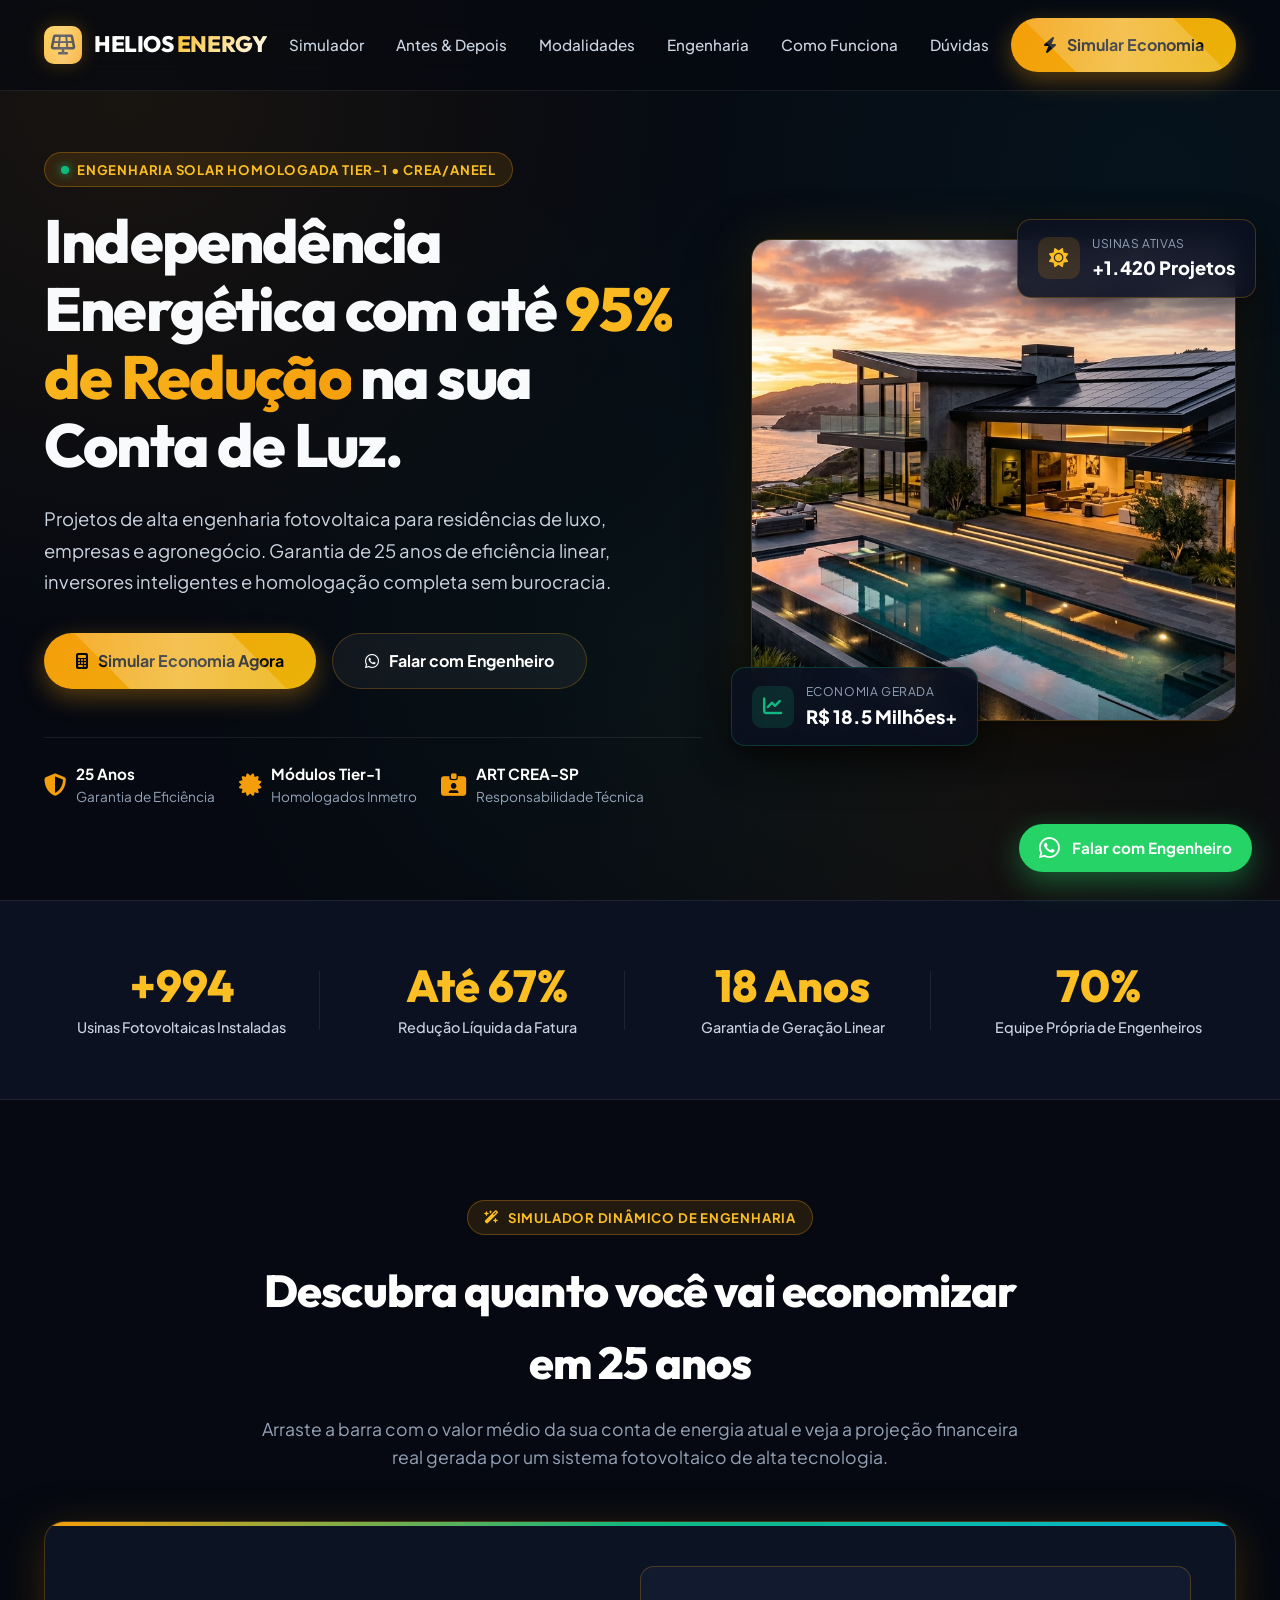
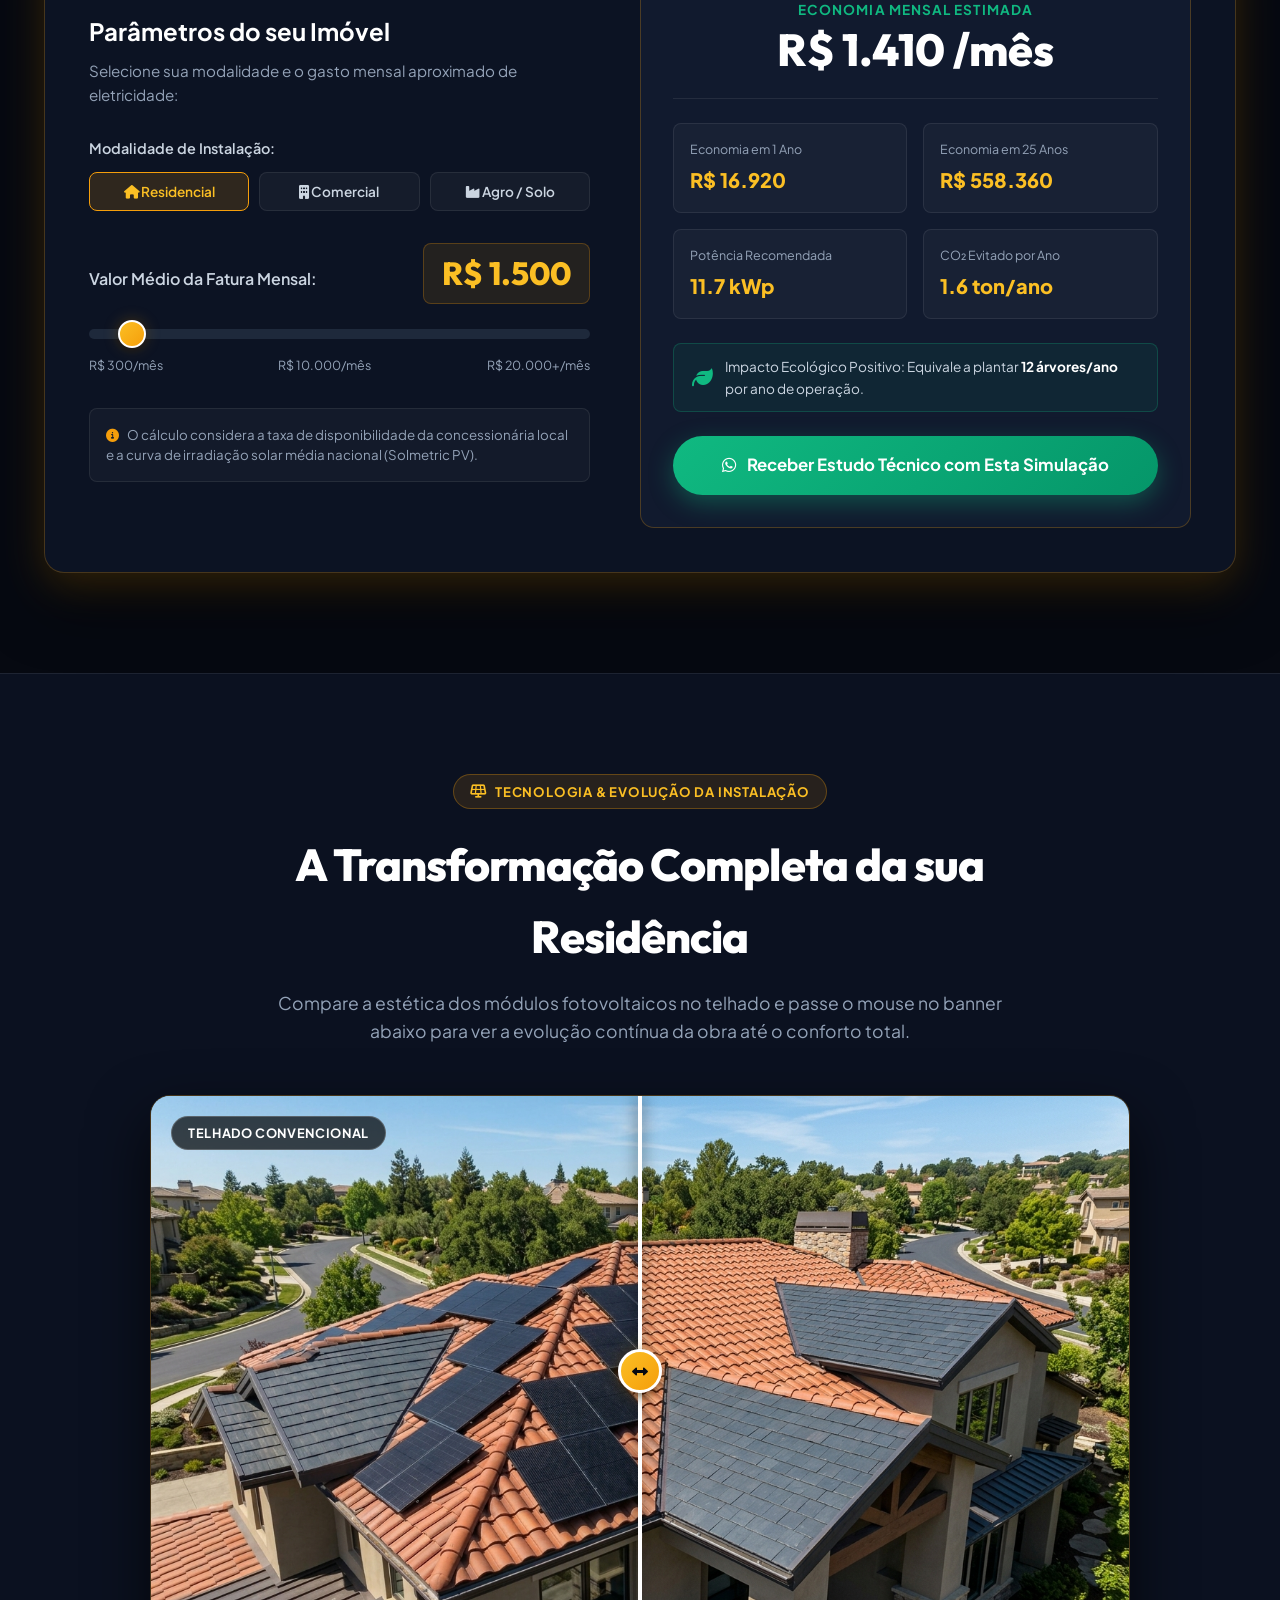
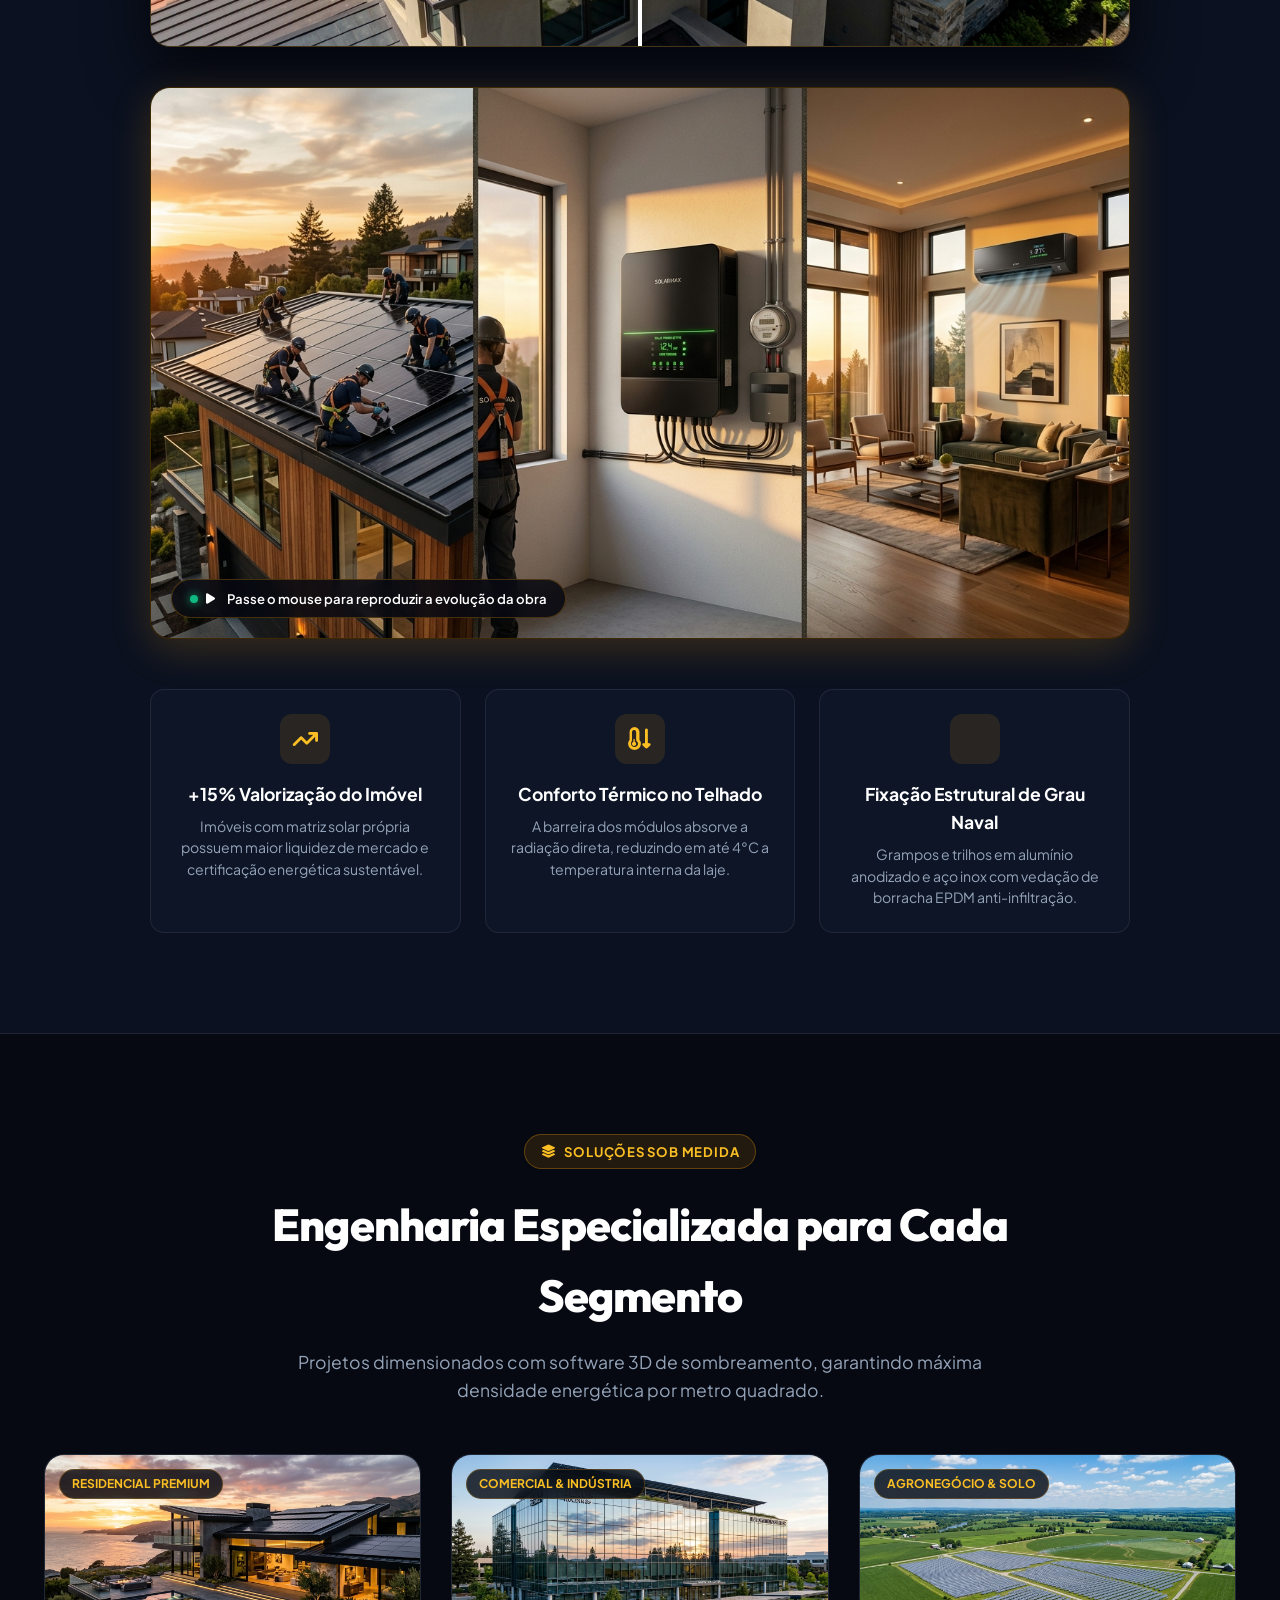
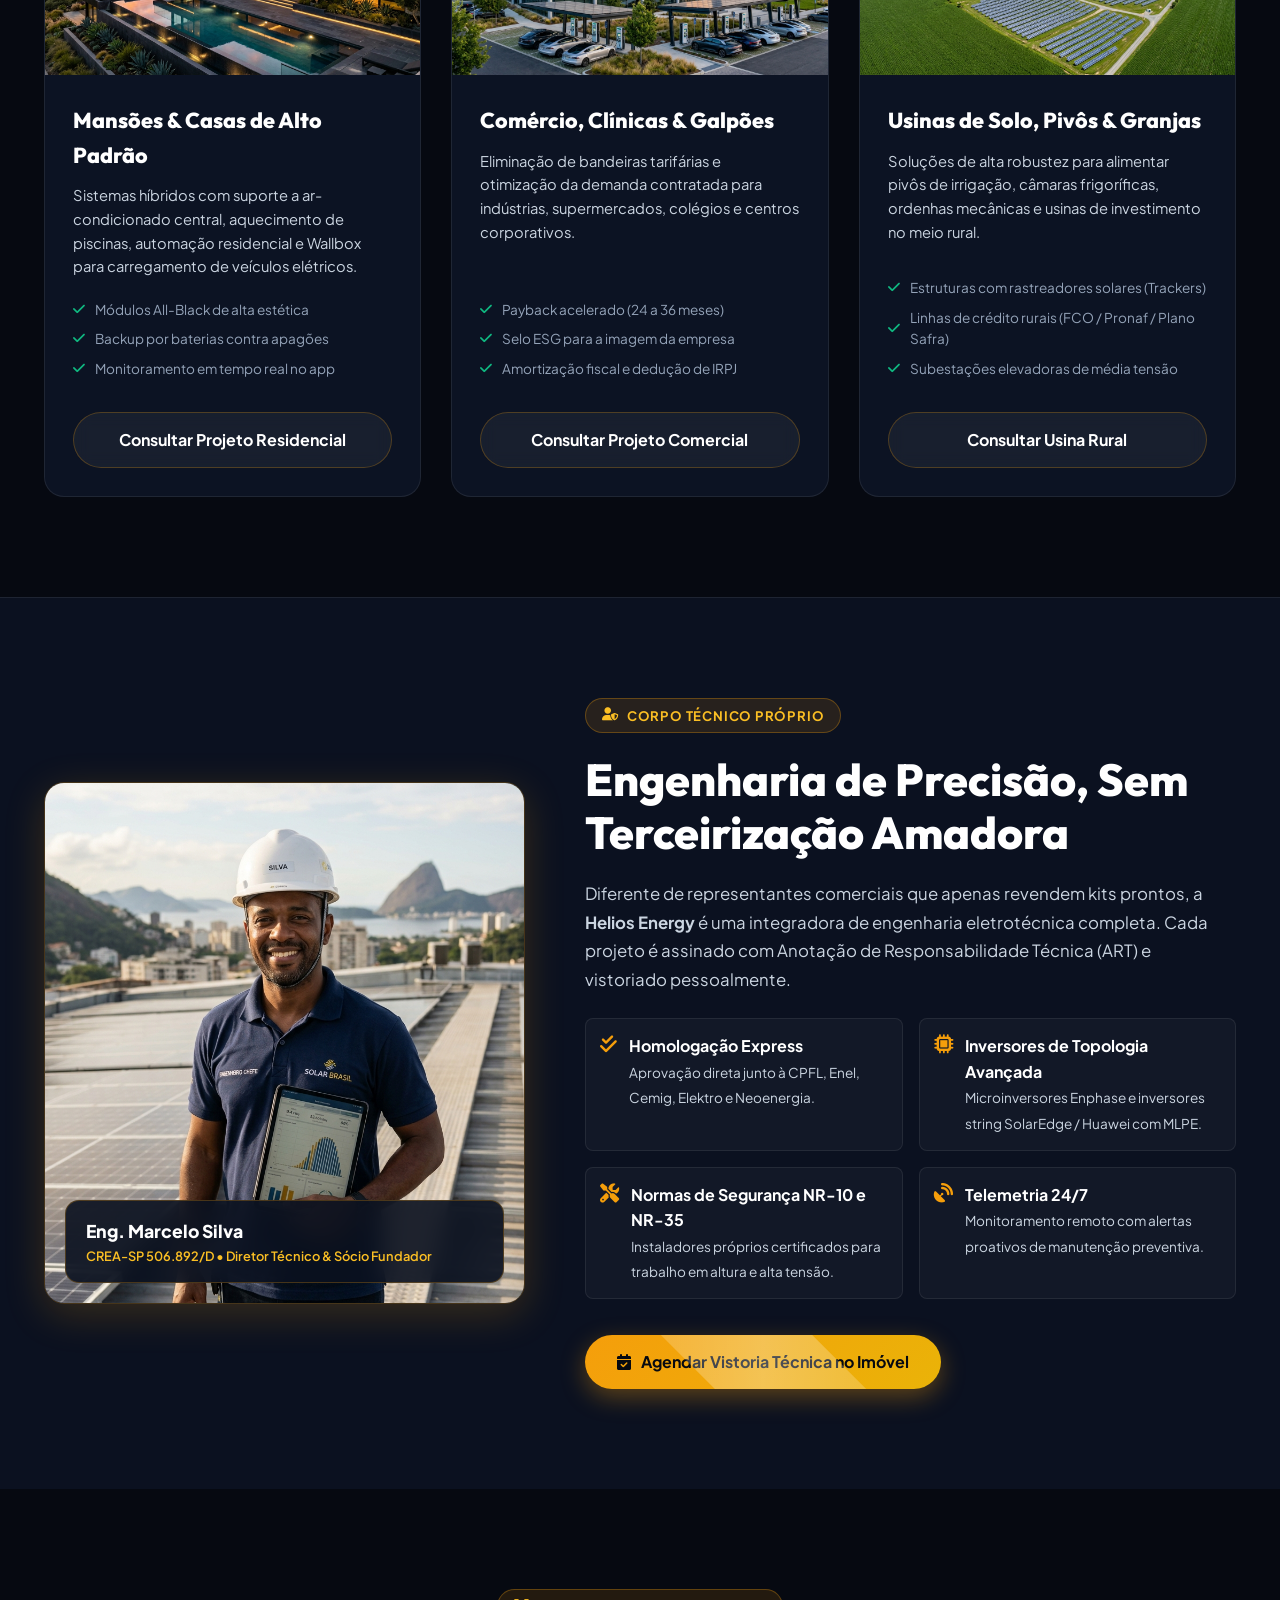
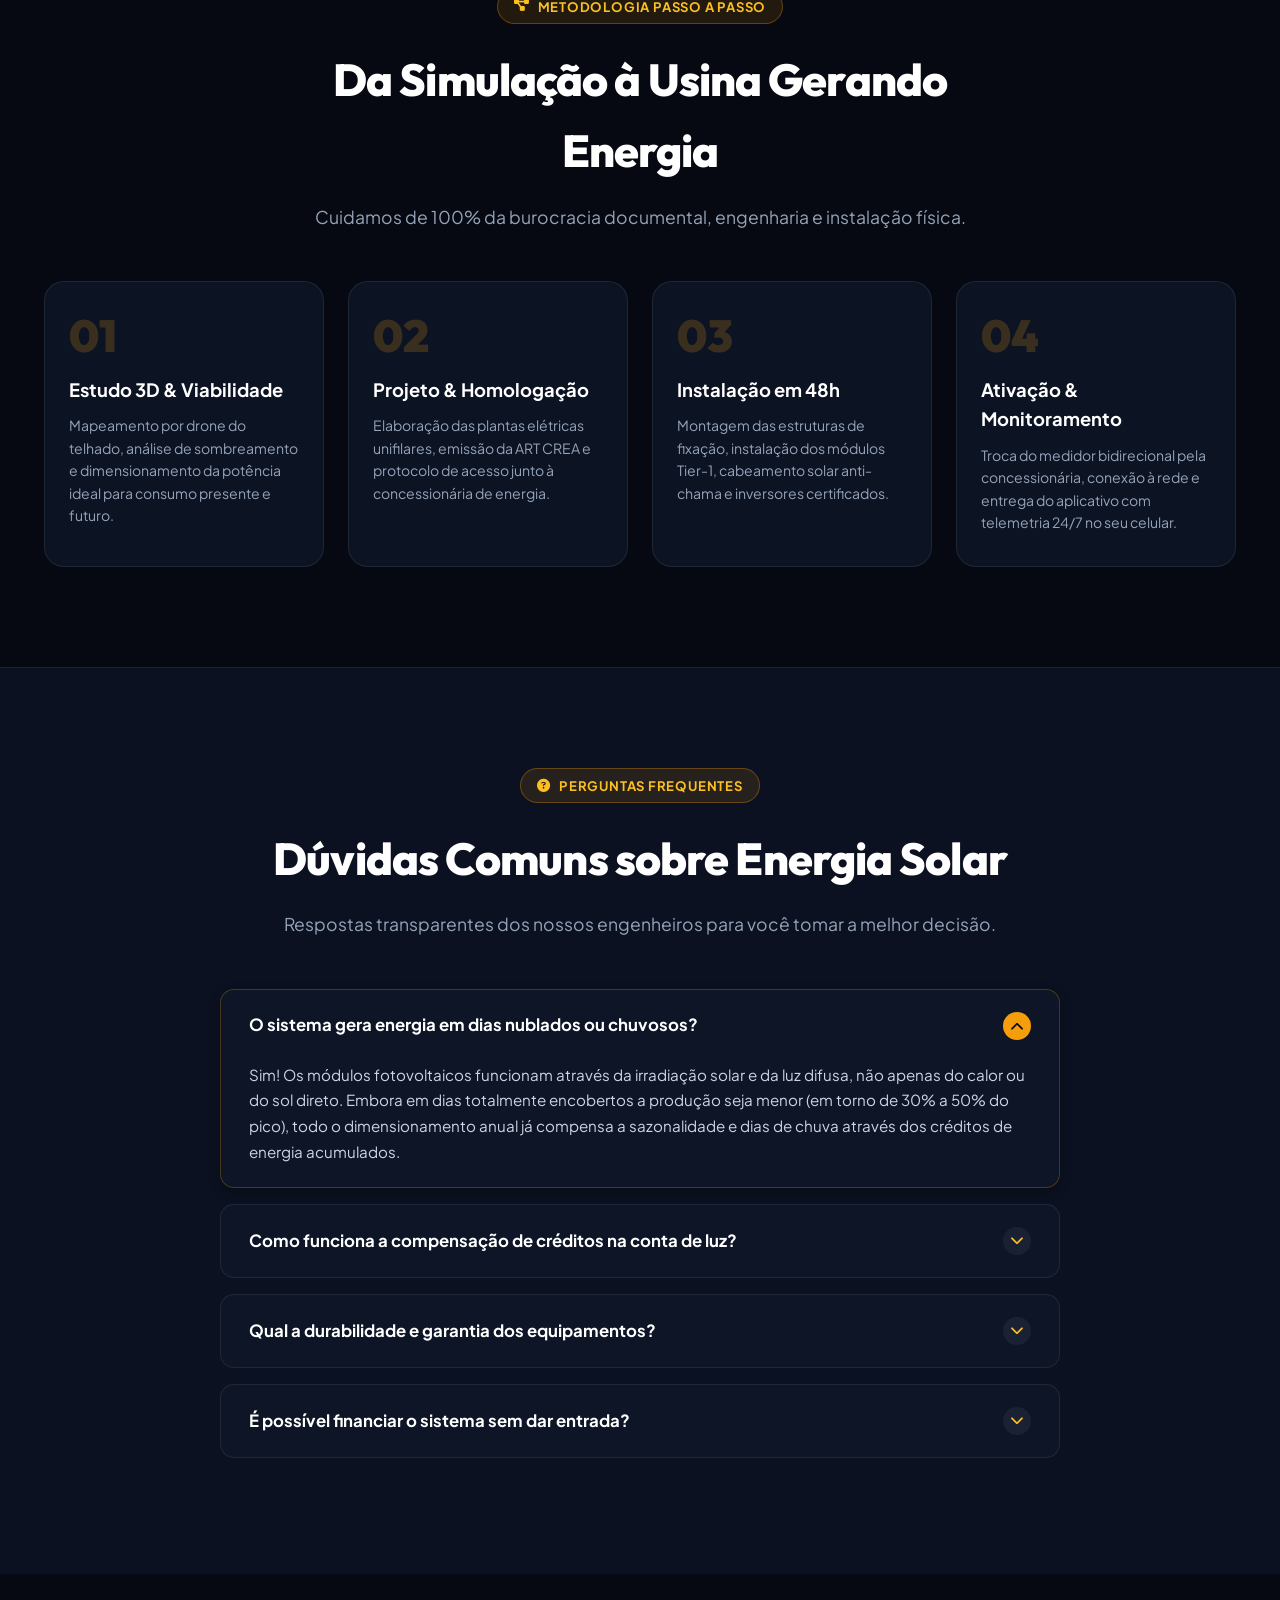
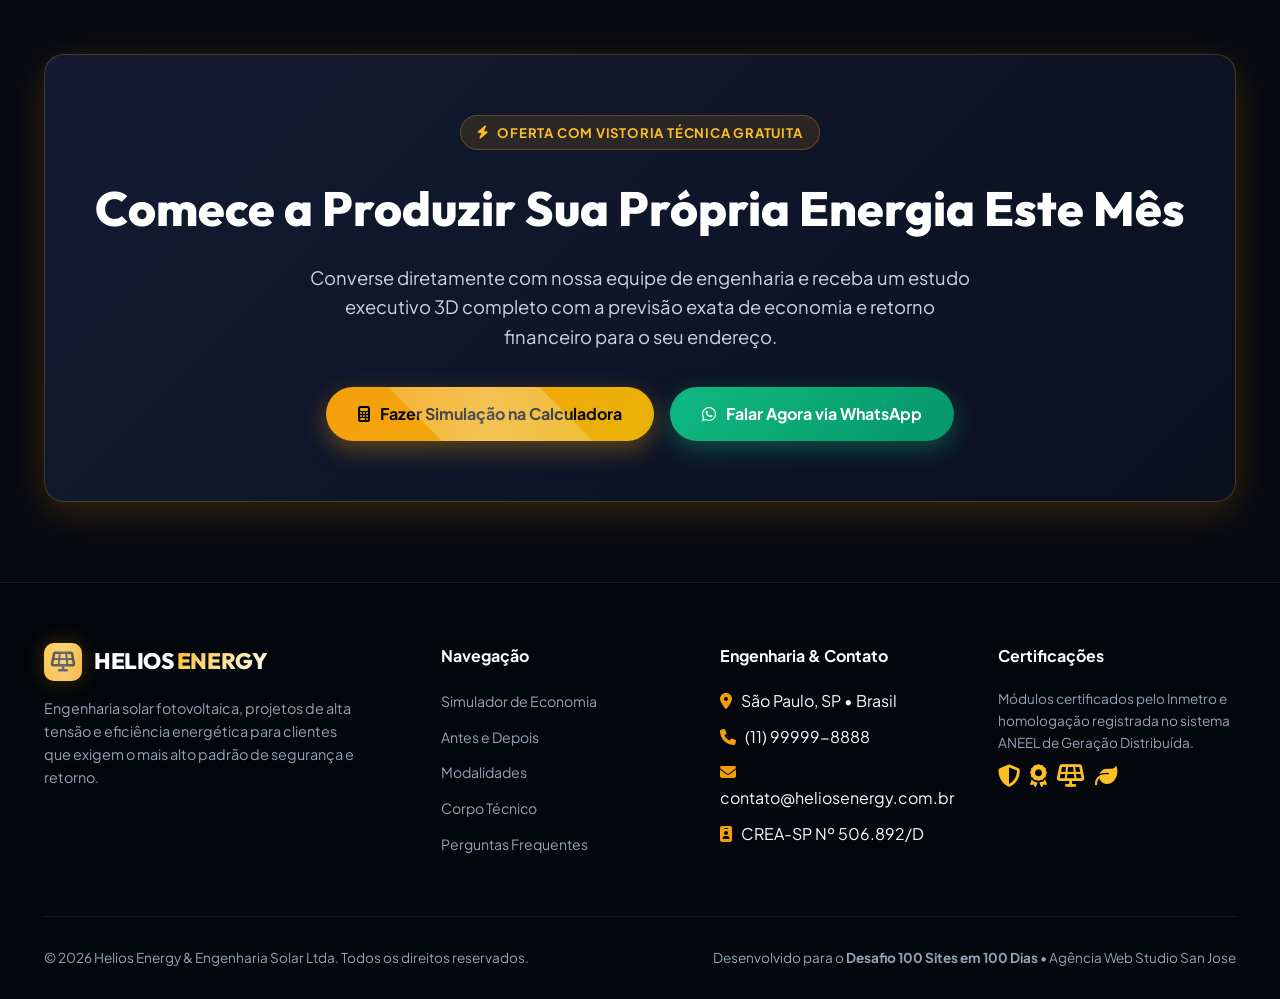
<file: projeto-100-dias/dia-03/index.html>
<!DOCTYPE html>
<html lang="pt-BR">
<head>
  <meta charset="UTF-8">
  <meta name="viewport" content="width=device-width, initial-scale=1.0">
  
  <!-- SEO Técnico & Metadados -->
  <title>Helios Energy | Engenharia Solar Fotovoltaica de Alta Performance</title>
  <meta name="description" content="Engenharia solar fotovoltaica para residências de alto padrão, empresas e agronegócio. Reduza até 95% da sua conta de luz com garantia de 25 anos e homologação completa.">
  <meta name="keywords" content="energia solar, energia fotovoltaica, engenharia solar, placas solares, economia de energia, usina solar, agronegócio solar">
  <meta name="author" content="Helios Energy & Engenharia">
  
  <!-- OpenGraph & Social Sharing -->
  <meta property="og:title" content="Helios Energy | Engenharia Solar & Redução de até 95% na Conta de Luz">
  <meta property="og:description" content="Simule sua economia em tempo real e transforme o sol no maior ativo financeiro do seu imóvel.">
  <meta property="og:image" content="assets/hero-usina.jpg">
  <meta property="og:type" content="website">

  <!-- Favicon & Fontes Modernas -->
  <link rel="preconnect" href="https://fonts.googleapis.com">
  <link rel="preconnect" href="https://fonts.gstatic.com" crossorigin>
  <link href="https://fonts.googleapis.com/css2?family=Outfit:wght@600;700;800;900&family=Plus+Jakarta+Sans:wght@300;400;500;600;700;800&display=swap" rel="stylesheet">
  
  <!-- Font Awesome Icons -->
  <link rel="stylesheet" href="https://cdnjs.cloudflare.com/ajax/libs/font-awesome/6.5.1/css/all.min.css">
  
  <!-- Estilos Customizados -->
  <link rel="stylesheet" href="styles.css">

  <!-- Schema.org JSON-LD Structured Data -->
  <script type="application/ld+json">
  {
    "@context": "https://schema.org",
    "@type": "LocalBusiness",
    "name": "Helios Energy & Engenharia Solar",
    "image": "assets/hero-usina.jpg",
    "description": "Projetos executivos e instalação de usinas solares fotovoltaicas de alta eficiência com garantia de geração de 25 anos.",
    "telephone": "+55-11-99999-8888",
    "priceRange": "$$$$",
    "address": {
      "@type": "PostalAddress",
      "streetAddress": "Av. das Nações Unidas, 14.401 - Torre Tarumã",
      "addressLocality": "São Paulo",
      "addressRegion": "SP",
      "postalCode": "04794-000",
      "addressCountry": "BR"
    },
    "aggregateRating": {
      "@type": "AggregateRating",
      "ratingValue": "4.9",
      "reviewCount": "184"
    }
  }
  </script>
</head>
<body>

  <!-- ==========================================================================
       HEADER & NAVBAR
       ========================================================================== -->
  <header class="header">
    <div class="container nav-container">
      <a href="#" class="logo">
        <div class="logo-icon">
          <i class="fa-solid fa-solar-panel"></i>
        </div>
        <div>HELIOS <span>ENERGY</span></div>
      </a>

      <ul class="nav-links">
        <li><a href="#simulador" class="nav-link">Simulador</a></li>
        <li><a href="#antes-depois" class="nav-link">Antes & Depois</a></li>
        <li><a href="#modalidades" class="nav-link">Modalidades</a></li>
        <li><a href="#engenharia" class="nav-link">Engenharia</a></li>
        <li><a href="#processo" class="nav-link">Como Funciona</a></li>
        <li><a href="#faq" class="nav-link">Dúvidas</a></li>
      </ul>

      <div class="nav-actions">
        <a href="#simulador" class="btn btn-solar btn-header">
          <i class="fa-solid fa-bolt"></i> Simular Economia
        </a>
        <button class="mobile-toggle" aria-label="Abrir Menu">
          <i class="fa-solid fa-bars"></i>
        </button>
      </div>
    </div>
  </header>

  <!-- ==========================================================================
       HERO SECTION
       ========================================================================== -->
  <section class="hero">
    <div class="container">
      <div class="hero-grid">
        
        <div class="hero-content">
          <div class="badge">
            <span class="badge-dot"></span>
            Engenharia Solar Homologada Tier-1 • CREA/ANEEL
          </div>

          <h1>
            Independência Energética com até <span class="highlight-solar">95% de Redução</span> na sua Conta de Luz.
          </h1>

          <p class="hero-description">
            Projetos de alta engenharia fotovoltaica para residências de luxo, empresas e agronegócio. Garantia de 25 anos de eficiência linear, inversores inteligentes e homologação completa sem burocracia.
          </p>

          <div class="hero-cta-group">
            <a href="#simulador" class="btn btn-solar">
              <i class="fa-solid fa-calculator"></i> Simular Economia Agora
            </a>
            <a href="https://wa.me/5511999998888?text=Olá!%20Gostaria%20de%20um%20estudo%20técnico%20de%20energia%20solar%20para%20o%20meu%20imóvel." target="_blank" class="btn btn-outline">
              <i class="fa-brands fa-whatsapp"></i> Falar com Engenheiro
            </a>
          </div>

          <div class="hero-trust-bar">
            <div class="trust-item">
              <i class="fa-solid fa-shield-halved"></i>
              <div class="trust-item-text">
                <strong>25 Anos</strong>
                Garantia de Eficiência
              </div>
            </div>
            <div class="trust-item">
              <i class="fa-solid fa-certificate"></i>
              <div class="trust-item-text">
                <strong>Módulos Tier-1</strong>
                Homologados Inmetro
              </div>
            </div>
            <div class="trust-item">
              <i class="fa-solid fa-id-card-clip"></i>
              <div class="trust-item-text">
                <strong>ART CREA-SP</strong>
                Responsabilidade Técnica
              </div>
            </div>
          </div>
        </div>

        <div class="hero-visual">
          <div class="hero-image-wrapper">
            <img src="assets/hero-usina.jpg" alt="Mansão de Alto Padrão com Instalação Fotovoltaica Integrada">
          </div>

          <!-- Floating Stat Pills -->
          <div class="floating-pill pill-top">
            <div class="pill-icon solar">
              <i class="fa-solid fa-sun"></i>
            </div>
            <div class="pill-info">
              <span>Usinas Ativas</span>
              <strong>+1.420 Projetos</strong>
            </div>
          </div>

          <div class="floating-pill pill-bottom">
            <div class="pill-icon emerald">
              <i class="fa-solid fa-chart-line"></i>
            </div>
            <div class="pill-info">
              <span>Economia Gerada</span>
              <strong>R$ 18.5 Milhões+</strong>
            </div>
          </div>
        </div>

      </div>
    </div>
  </section>

  <!-- ==========================================================================
       STATS COUNTER STRIP
       ========================================================================== -->
  <section class="stats-strip">
    <div class="container">
      <div class="stats-grid">
        <div class="stat-box">
          <div class="stat-number" data-target="1420" data-prefix="+" data-suffix="">1.420+</div>
          <div class="stat-label">Usinas Fotovoltaicas Instaladas</div>
        </div>
        <div class="stat-box">
          <div class="stat-number" data-target="95" data-prefix="Até " data-suffix="%">Até 95%</div>
          <div class="stat-label">Redução Líquida da Fatura</div>
        </div>
        <div class="stat-box">
          <div class="stat-number" data-target="25" data-prefix="" data-suffix=" Anos">25 Anos</div>
          <div class="stat-label">Garantia de Geração Linear</div>
        </div>
        <div class="stat-box">
          <div class="stat-number" data-target="100" data-prefix="" data-suffix="%">100%</div>
          <div class="stat-label">Equipe Própria de Engenheiros</div>
        </div>
      </div>
    </div>
  </section>

  <!-- ==========================================================================
       SIMULADOR DE ECONOMIA (CORE HOOK)
       ========================================================================== -->
  <section class="simulator-section" id="simulador">
    <div class="container">
      <div class="section-header">
        <div class="badge">
          <i class="fa-solid fa-wand-magic-sparkles"></i>
          Simulador Dinâmico de Engenharia
        </div>
        <h2 class="section-title">Descubra quanto você vai economizar em 25 anos</h2>
        <p class="section-subtitle">
          Arraste a barra com o valor médio da sua conta de energia atual e veja a projeção financeira real gerada por um sistema fotovoltaico de alta tecnologia.
        </p>
      </div>

      <div class="simulator-card">
        <div class="simulator-grid">
          
          <!-- Inputs do Simulador -->
          <div class="simulator-inputs">
            <h3>Parâmetros do seu Imóvel</h3>
            <p>Selecione sua modalidade e o gasto mensal aproximado de eletricidade:</p>

            <div class="modalidade-selector">
              <label>Modalidade de Instalação:</label>
              <div class="modalidade-options">
                <button type="button" class="modalidade-btn active" data-type="Residencial">
                  <i class="fa-solid fa-house"></i> Residencial
                </button>
                <button type="button" class="modalidade-btn" data-type="Comercial">
                  <i class="fa-solid fa-building"></i> Comercial
                </button>
                <button type="button" class="modalidade-btn" data-type="Industrial">
                  <i class="fa-solid fa-industry"></i> Agro / Solo
                </button>
              </div>
            </div>

            <div class="input-slider-group">
              <div class="slider-header">
                <span class="slider-label">Valor Médio da Fatura Mensal:</span>
                <span class="slider-value-display" id="billValueDisplay">R$ 1.500</span>
              </div>
              <input type="range" class="custom-range" id="billRange" min="300" max="20000" step="100" value="1500">
              <div class="slider-ticks">
                <span>R$ 300/mês</span>
                <span>R$ 10.000/mês</span>
                <span>R$ 20.000+/mês</span>
              </div>
            </div>

            <div style="background: rgba(255,255,255,0.03); border: 1px solid var(--border-subtle); padding: 16px; border-radius: var(--radius-sm);">
              <small style="color: var(--text-muted); display: block; line-height: 1.5;">
                <i class="fa-solid fa-circle-info" style="color: var(--solar-amber); margin-right: 6px;"></i>
                O cálculo considera a taxa de disponibilidade da concessionária local e a curva de irradiação solar média nacional (Solmetric PV).
              </small>
            </div>
          </div>

          <!-- Resultados do Simulador -->
          <div class="simulator-results">
            <div class="results-hero">
              <div class="results-hero-label">Economia Mensal Estimada</div>
              <div class="results-hero-val" id="monthlyEconomy">R$ 1.410 /mês</div>
            </div>

            <div class="results-grid">
              <div class="result-card">
                <div class="result-card-label">Economia em 1 Ano</div>
                <div class="result-card-val" id="annualEconomy">R$ 16.920</div>
              </div>
              <div class="result-card">
                <div class="result-card-label">Economia em 25 Anos</div>
                <div class="result-card-val" id="economy25Years">R$ 558.360</div>
              </div>
              <div class="result-card">
                <div class="result-card-label">Potência Recomendada</div>
                <div class="result-card-val" id="estimatedPower">11.7 kWp</div>
              </div>
              <div class="result-card">
                <div class="result-card-label">CO₂ Evitado por Ano</div>
                <div class="result-card-val" id="co2Saved">1.6 ton/ano</div>
              </div>
            </div>

            <div class="eco-metric">
              <i class="fa-solid fa-leaf"></i>
              <div>
                Impacto Ecológico Positivo: Equivale a plantar <strong id="treesSaved" style="color: #fff;">12 árvores</strong> por ano de operação.
              </div>
            </div>

            <a href="#" id="calcWhatsappBtn" target="_blank" class="btn btn-whatsapp results-action-btn">
              <i class="fa-brands fa-whatsapp"></i> Receber Estudo Técnico com Esta Simulação
            </a>
          </div>

        </div>
      </div>
    </div>
  </section>

  <!-- ==========================================================================
       SHOWCASE ANTES & DEPOIS & VÍDEO BANNER DE EVOLUÇÃO
       ========================================================================== -->
  <section class="showcase-section" id="antes-depois">
    <div class="container">
      <div class="section-header">
        <div class="badge">
          <i class="fa-solid fa-solar-panel"></i>
          Tecnologia & Evolução da Instalação
        </div>
        <h2 class="section-title">A Transformação Completa da sua Residência</h2>
        <p class="section-subtitle">
          Compare a estética dos módulos fotovoltaicos no telhado e passe o mouse no banner abaixo para ver a evolução contínua da obra até o conforto total.
        </p>
      </div>

      <!-- Split Slider Antes & Depois -->
      <div class="split-wrapper">
        <div class="split-container">
          <!-- Imagem Antes (Fundo) -->
          <div class="split-image before">
            <span class="split-tag tag-before">Telhado Convencional</span>
            <img src="assets/telhado-antes.jpg" alt="Telhado sem energia solar antes da instalação">
          </div>

          <!-- Imagem Depois (Com Clip Path) -->
          <div class="split-image after">
            <span class="split-tag tag-after">Com Sistema Helios All-Black</span>
            <img src="assets/telhado-depois.jpg" alt="Telhado com módulos solares all-black instalados">
          </div>

          <!-- Handle Central Arrastável -->
          <div class="split-handle">
            <div class="split-handle-btn">
              <i class="fa-solid fa-left-right"></i>
            </div>
          </div>
        </div>
      </div>

      <!-- Banner de Vídeo Animado (Hover-to-Play estilo GIF) -->
      <div class="video-evolution-card" id="videoEvolutionCard">
        <div class="video-evolution-wrapper">
          <video id="evolutionVideo" class="evolution-video" loop muted playsinline poster="assets/transformacao-solar-completa.jpg">
            <source src="assets/timelapse-solar.mp4" type="video/mp4">
          </video>
          
          <div class="video-ambient-badge">
            <span class="badge-dot"></span>
            <i class="fa-solid fa-play" style="font-size: 0.75rem; margin-right: 4px;"></i>
            Passe o mouse para reproduzir a evolução da obra
          </div>
        </div>
      </div>

      <div class="showcase-highlights">
        <div class="highlight-card">
          <div class="highlight-icon">
            <i class="fa-solid fa-arrow-trend-up"></i>
          </div>
          <h4>+15% Valorização do Imóvel</h4>
          <p>Imóveis com matriz solar própria possuem maior liquidez de mercado e certificação energética sustentável.</p>
        </div>
        <div class="highlight-card">
          <div class="highlight-icon">
            <i class="fa-solid fa-temperature-arrow-down"></i>
          </div>
          <h4>Conforto Térmico no Telhado</h4>
          <p>A barreira dos módulos absorve a radiação direta, reduzindo em até 4°C a temperatura interna da laje.</p>
        </div>
        <div class="highlight-card">
          <div class="highlight-icon">
            <i class="fa-solid fa-shield-check"></i>
          </div>
          <h4>Fixação Estrutural de Grau Naval</h4>
          <p>Grampos e trilhos em alumínio anodizado e aço inox com vedação de borracha EPDM anti-infiltração.</p>
        </div>
      </div>

  </section>

  <!-- ==========================================================================
       MODALIDADES DE ENGENHARIA SOLAR
       ========================================================================== -->
  <section class="modalidades-section" id="modalidades">
    <div class="container">
      <div class="section-header">
        <div class="badge">
          <i class="fa-solid fa-layer-group"></i>
          Soluções Sob Medida
        </div>
        <h2 class="section-title">Engenharia Especializada para Cada Segmento</h2>
        <p class="section-subtitle">
          Projetos dimensionados com software 3D de sombreamento, garantindo máxima densidade energética por metro quadrado.
        </p>
      </div>

      <div class="modalidades-grid">
        
        <!-- Card 1: Residencial -->
        <div class="mod-card">
          <div class="mod-card-image">
            <img src="assets/hero-usina.jpg" alt="Energia Solar Residencial de Alto Padrão">
            <span class="mod-badge">Residencial Premium</span>
          </div>
          <div class="mod-card-body">
            <h3>Mansões & Casas de Alto Padrão</h3>
            <p>Sistemas híbridos com suporte a ar-condicionado central, aquecimento de piscinas, automação residencial e Wallbox para carregamento de veículos elétricos.</p>
            <ul class="mod-features">
              <li><i class="fa-solid fa-check"></i> Módulos All-Black de alta estética</li>
              <li><i class="fa-solid fa-check"></i> Backup por baterias contra apagões</li>
              <li><i class="fa-solid fa-check"></i> Monitoramento em tempo real no app</li>
            </ul>
            <a href="https://wa.me/5511999998888?text=Olá!%20Tenho%20interesse%20em%20energia%20solar%20residencial." target="_blank" class="btn btn-outline" style="width: 100%;">
              Consultar Projeto Residencial
            </a>
          </div>
        </div>

        <!-- Card 2: Comercial / Corporativo -->
        <div class="mod-card">
          <div class="mod-card-image">
            <img src="assets/comercial-solar.jpg" alt="Energia Solar Comercial e Galpões">
            <span class="mod-badge">Comercial & Indústria</span>
          </div>
          <div class="mod-card-body">
            <h3>Comércio, Clínicas & Galpões</h3>
            <p>Eliminação de bandeiras tarifárias e otimização da demanda contratada para indústrias, supermercados, colégios e centros corporativos.</p>
            <ul class="mod-features">
              <li><i class="fa-solid fa-check"></i> Payback acelerado (24 a 36 meses)</li>
              <li><i class="fa-solid fa-check"></i> Selo ESG para a imagem da empresa</li>
              <li><i class="fa-solid fa-check"></i> Amortização fiscal e dedução de IRPJ</li>
            </ul>
            <a href="https://wa.me/5511999998888?text=Olá!%20Gostaria%20de%20uma%20análise%20solar%20corporativa." target="_blank" class="btn btn-outline" style="width: 100%;">
              Consultar Projeto Comercial
            </a>
          </div>
        </div>

        <!-- Card 3: Agro -->
        <div class="mod-card">
          <div class="mod-card-image">
            <img src="assets/agro-solar.jpg" alt="Usinas de Solo e Agronegócio">
            <span class="mod-badge">Agronegócio & Solo</span>
          </div>
          <div class="mod-card-body">
            <h3>Usinas de Solo, Pivôs & Granjas</h3>
            <p>Soluções de alta robustez para alimentar pivôs de irrigação, câmaras frigoríficas, ordenhas mecânicas e usinas de investimento no meio rural.</p>
            <ul class="mod-features">
              <li><i class="fa-solid fa-check"></i> Estruturas com rastreadores solares (Trackers)</li>
              <li><i class="fa-solid fa-check"></i> Linhas de crédito rurais (FCO / Pronaf / Plano Safra)</li>
              <li><i class="fa-solid fa-check"></i> Subestações elevadoras de média tensão</li>
            </ul>
            <a href="https://wa.me/5511999998888?text=Olá!%20Gostaria%20de%20um%20estudo%20para%20usina%20solar%20rural." target="_blank" class="btn btn-outline" style="width: 100%;">
              Consultar Usina Rural
            </a>
          </div>
        </div>

      </div>
    </div>
  </section>

  <!-- ==========================================================================
       ENGENHARIA TITULAR & AUTORIDADE
       ========================================================================== -->
  <section class="authority-section" id="engenharia">
    <div class="container">
      <div class="authority-grid">
        
        <div class="authority-portrait">
          <img src="assets/engenheiro-chefe.jpg" alt="Engenheiro Eletricista Marcelo Silva, CREA-SP">
          <div class="authority-badge-floating">
            <h4>Eng. Marcelo Silva</h4>
            <p>CREA-SP 506.892/D • Diretor Técnico & Sócio Fundador</p>
          </div>
        </div>

        <div class="authority-content">
          <div class="badge">
            <i class="fa-solid fa-user-shield"></i>
            Corpo Técnico Próprio
          </div>
          <h2>Engenharia de Precisão, Sem Terceirização Amadora</h2>
          <p>
            Diferente de representantes comerciais que apenas revendem kits prontos, a <strong>Helios Energy</strong> é uma integradora de engenharia eletrotécnica completa. Cada projeto é assinado com Anotação de Responsabilidade Técnica (ART) e vistoriado pessoalmente.
          </p>

          <div class="credentials-list">
            <div class="cred-item">
              <i class="fa-solid fa-check-double"></i>
              <div>
                <strong>Homologação Express</strong>
                <span>Aprovação direta junto à CPFL, Enel, Cemig, Elektro e Neoenergia.</span>
              </div>
            </div>
            <div class="cred-item">
              <i class="fa-solid fa-microchip"></i>
              <div>
                <strong>Inversores de Topologia Avançada</strong>
                <span>Microinversores Enphase e inversores string SolarEdge / Huawei com MLPE.</span>
              </div>
            </div>
            <div class="cred-item">
              <i class="fa-solid fa-screwdriver-wrench"></i>
              <div>
                <strong>Normas de Segurança NR-10 e NR-35</strong>
                <span>Instaladores próprios certificados para trabalho em altura e alta tensão.</span>
              </div>
            </div>
            <div class="cred-item">
              <i class="fa-solid fa-satellite-dish"></i>
              <div>
                <strong>Telemetria 24/7</strong>
                <span>Monitoramento remoto com alertas proativos de manutenção preventiva.</span>
              </div>
            </div>
          </div>

          <a href="https://wa.me/5511999998888?text=Olá%20Engenheiro%20Marcelo!%20Gostaria%20de%20agendar%20uma%20visita%20técnica." target="_blank" class="btn btn-solar">
            <i class="fa-solid fa-calendar-check"></i> Agendar Vistoria Técnica no Imóvel
          </a>
        </div>

      </div>
    </div>
  </section>

  <!-- ==========================================================================
       PROCESSO EM 4 PASSOS
       ========================================================================== -->
  <section class="process-section" id="processo">
    <div class="container">
      <div class="section-header">
        <div class="badge">
          <i class="fa-solid fa-diagram-project"></i>
          Metodologia Passo a Passo
        </div>
        <h2 class="section-title">Da Simulação à Usina Gerando Energia</h2>
        <p class="section-subtitle">
          Cuidamos de 100% da burocracia documental, engenharia e instalação física.
        </p>
      </div>

      <div class="process-grid">
        <div class="step-card">
          <div class="step-number">01</div>
          <h3>Estudo 3D & Viabilidade</h3>
          <p>Mapeamento por drone do telhado, análise de sombreamento e dimensionamento da potência ideal para consumo presente e futuro.</p>
        </div>

        <div class="step-card">
          <div class="step-number">02</div>
          <h3>Projeto & Homologação</h3>
          <p>Elaboração das plantas elétricas unifilares, emissão da ART CREA e protocolo de acesso junto à concessionária de energia.</p>
        </div>

        <div class="step-card">
          <div class="step-number">03</div>
          <h3>Instalação em 48h</h3>
          <p>Montagem das estruturas de fixação, instalação dos módulos Tier-1, cabeamento solar anti-chama e inversores certificados.</p>
        </div>

        <div class="step-card">
          <div class="step-number">04</div>
          <h3>Ativação & Monitoramento</h3>
          <p>Troca do medidor bidirecional pela concessionária, conexão à rede e entrega do aplicativo com telemetria 24/7 no seu celular.</p>
        </div>
      </div>
    </div>
  </section>

  <!-- ==========================================================================
       FAQ INTERATIVO
       ========================================================================== -->
  <section class="faq-section" id="faq">
    <div class="container">
      <div class="section-header">
        <div class="badge">
          <i class="fa-solid fa-circle-question"></i>
          Perguntas Frequentes
        </div>
        <h2 class="section-title">Dúvidas Comuns sobre Energia Solar</h2>
        <p class="section-subtitle">
          Respostas transparentes dos nossos engenheiros para você tomar a melhor decisão.
        </p>
      </div>

      <div class="faq-container">
        
        <div class="faq-item active">
          <div class="faq-question">
            <span>O sistema gera energia em dias nublados ou chuvosos?</span>
            <div class="faq-icon"><i class="fa-solid fa-chevron-down"></i></div>
          </div>
          <div class="faq-answer">
            Sim! Os módulos fotovoltaicos funcionam através da irradiação solar e da luz difusa, não apenas do calor ou do sol direto. Embora em dias totalmente encobertos a produção seja menor (em torno de 30% a 50% do pico), todo o dimensionamento anual já compensa a sazonalidade e dias de chuva através dos créditos de energia acumulados.
          </div>
        </div>

        <div class="faq-item">
          <div class="faq-question">
            <span>Como funciona a compensação de créditos na conta de luz?</span>
            <div class="faq-icon"><i class="fa-solid fa-chevron-down"></i></div>
          </div>
          <div class="faq-answer">
            Toda a energia que o seu sistema gera durante o dia e que você não consome instantaneamente é injetada na rede da concessionária, virando "créditos em kWh". À noite ou em dias de consumo elevado, você utiliza esses créditos acumulados automaticamente, abatendo até 95% do total da fatura.
          </div>
        </div>

        <div class="faq-item">
          <div class="faq-question">
            <span>Qual a durabilidade e garantia dos equipamentos?</span>
            <div class="faq-icon"><i class="fa-solid fa-chevron-down"></i></div>
          </div>
          <div class="faq-answer">
            Nossos módulos solares Tier-1 possuem garantia linear de geração de <strong>25 anos</strong> (com no mínimo 84% de eficiência ao fim do 25º ano). Os inversores de ponta possuem garantia de 10 a 15 anos com assistência técnica nacional.
          </div>
        </div>

        <div class="faq-item">
          <div class="faq-question">
            <span>É possível financiar o sistema sem dar entrada?</span>
            <div class="faq-icon"><i class="fa-solid fa-chevron-down"></i></div>
          </div>
          <div class="faq-answer">
            Sim! Trabalhamos com linhas de financiamento solar (BV, Santander, Sicredi, Banco do Brasil) com carência de até 120 dias para começar a pagar. Na prática, o valor que você economiza na conta de luz todo mês paga integralmente a parcela do financiamento. Ao quitar, a energia é 100% gratuita para você por décadas.
          </div>
        </div>

      </div>
    </div>
  </section>

  <!-- ==========================================================================
       CTA FINAL
       ========================================================================== -->
  <section class="cta-banner">
    <div class="container">
      <div class="cta-box">
        <div class="badge">
          <i class="fa-solid fa-bolt"></i>
          Oferta com Vistoria Técnica Gratuita
        </div>
        <h2>Comece a Produzir Sua Própria Energia Este Mês</h2>
        <p>
          Converse diretamente com nossa equipe de engenharia e receba um estudo executivo 3D completo com a previsão exata de economia e retorno financeiro para o seu endereço.
        </p>

        <div class="cta-actions">
          <a href="#simulador" class="btn btn-solar">
            <i class="fa-solid fa-calculator"></i> Fazer Simulação na Calculadora
          </a>
          <a href="https://wa.me/5511999998888?text=Olá!%20Gostaria%20de%20um%20estudo%20técnico%20gratuito%20de%20energia%20solar." target="_blank" class="btn btn-whatsapp">
            <i class="fa-brands fa-whatsapp"></i> Falar Agora via WhatsApp
          </a>
        </div>
      </div>
    </div>
  </section>

  <!-- ==========================================================================
       FOOTER & TRUST BADGES
       ========================================================================== -->
  <footer class="footer">
    <div class="container">
      <div class="footer-grid">
        
        <div class="footer-brand">
          <div class="logo">
            <div class="logo-icon">
              <i class="fa-solid fa-solar-panel"></i>
            </div>
            <div>HELIOS <span>ENERGY</span></div>
          </div>
          <p>
            Engenharia solar fotovoltaica, projetos de alta tensão e eficiência energética para clientes que exigem o mais alto padrão de segurança e retorno.
          </p>
        </div>

        <div class="footer-col">
          <h4>Navegação</h4>
          <ul class="footer-links">
            <li><a href="#simulador">Simulador de Economia</a></li>
            <li><a href="#antes-depois">Antes e Depois</a></li>
            <li><a href="#modalidades">Modalidades</a></li>
            <li><a href="#engenharia">Corpo Técnico</a></li>
            <li><a href="#faq">Perguntas Frequentes</a></li>
          </ul>
        </div>

        <div class="footer-col">
          <h4>Engenharia & Contato</h4>
          <ul class="footer-links">
            <li><i class="fa-solid fa-location-dot" style="color: var(--solar-amber); margin-right: 6px;"></i> São Paulo, SP • Brasil</li>
            <li><i class="fa-solid fa-phone" style="color: var(--solar-amber); margin-right: 6px;"></i> (11) 99999-8888</li>
            <li><i class="fa-solid fa-envelope" style="color: var(--solar-amber); margin-right: 6px;"></i> contato@heliosenergy.com.br</li>
            <li><i class="fa-solid fa-id-badge" style="color: var(--solar-amber); margin-right: 6px;"></i> CREA-SP Nº 506.892/D</li>
          </ul>
        </div>

        <div class="footer-col">
          <h4>Certificações</h4>
          <p style="color: var(--text-muted); font-size: 0.85rem; line-height: 1.6; margin-bottom: 12px;">
            Módulos certificados pelo Inmetro e homologação registrada no sistema ANEEL de Geração Distribuída.
          </p>
          <div style="display: flex; gap: 10px; font-size: 1.4rem; color: var(--solar-gold);">
            <i class="fa-solid fa-shield-halved" title="Garantia 25 Anos"></i>
            <i class="fa-solid fa-award" title="Engenharia CREA"></i>
            <i class="fa-solid fa-solar-panel" title="Tier-1 Bloomberg"></i>
            <i class="fa-solid fa-leaf" title="Energia Limpa"></i>
          </div>
        </div>

      </div>

      <div class="footer-bottom">
        <div>© 2026 Helios Energy & Engenharia Solar Ltda. Todos os direitos reservados.</div>
        <div>Desenvolvido para o <strong>Desafio 100 Sites em 100 Dias</strong> • Agência Web Studio San Jose</div>
      </div>
    </div>
  </footer>

  <!-- Floating WhatsApp Action -->
  <a href="https://wa.me/5511999998888?text=Olá!%20Gostaria%20de%20uma%20simulação%20técnica%20de%20energia%20solar." target="_blank" class="floating-whatsapp" aria-label="Falar no WhatsApp">
    <i class="fa-brands fa-whatsapp"></i>
    <span>Falar com Engenheiro</span>
  </a>

  <!-- Script Interativo Principal -->
  <script src="app.js"></script>
</body>
</html>
</file>
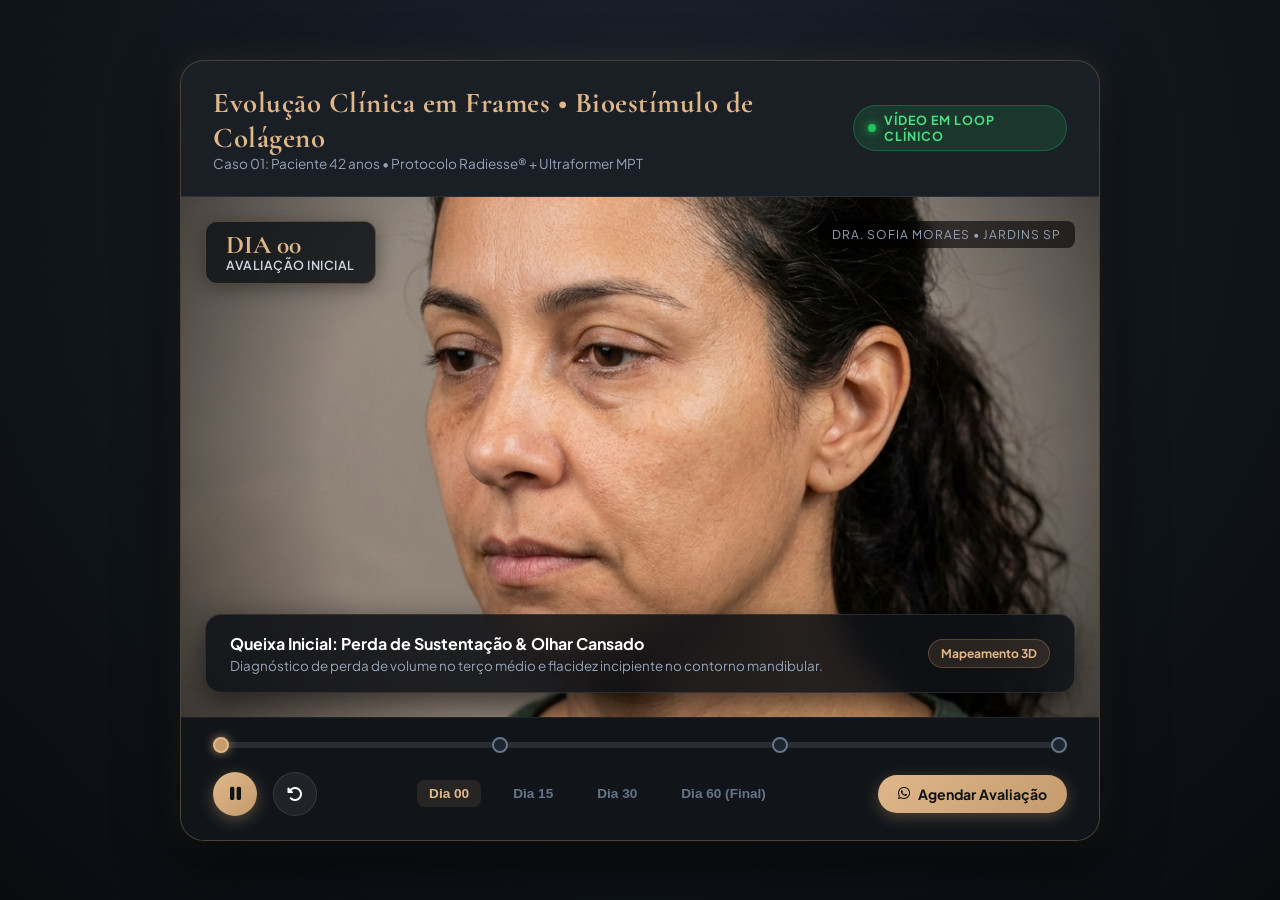
<file: projeto-100-dias/dia-02/preview-video.html>
<!DOCTYPE html>
<html lang="pt-BR">
<head>
  <meta charset="UTF-8">
  <meta name="viewport" content="width=device-width, initial-scale=1.0">
  <title>Vídeo de Evolução Clínica em Frames | Dra. Sofia Moraes</title>
  <link rel="preconnect" href="https://fonts.googleapis.com">
  <link rel="preconnect" href="https://fonts.gstatic.com" crossorigin>
  <link href="https://fonts.googleapis.com/css2?family=Cormorant+Garamond:ital,wght@0,600;0,700;1,400&family=Plus+Jakarta+Sans:wght@400;500;600;700;800&display=swap" rel="stylesheet">
  <link rel="stylesheet" href="https://cdnjs.cloudflare.com/ajax/libs/font-awesome/6.5.1/css/all.min.css">
  
  <style>
    * {
      box-sizing: border-box;
      margin: 0;
      padding: 0;
    }

    body {
      background: radial-gradient(circle at 50% 20%, #1a222d 0%, #090c0f 100%);
      color: #ffffff;
      font-family: 'Plus Jakarta Sans', sans-serif;
      min-height: 100vh;
      display: flex;
      flex-direction: column;
      align-items: center;
      justify-content: center;
      padding: 30px 20px;
    }

    .video-showcase-card {
      max-width: 920px;
      width: 100%;
      background: #151a21;
      border: 1px solid rgba(197, 155, 109, 0.3);
      border-radius: 24px;
      box-shadow: 0 25px 60px rgba(0, 0, 0, 0.7), 0 0 30px rgba(197, 155, 109, 0.15);
      overflow: hidden;
    }

    .video-header {
      padding: 24px 32px;
      border-bottom: 1px solid rgba(255, 255, 255, 0.08);
      display: flex;
      justify-content: space-between;
      align-items: center;
      background: rgba(255, 255, 255, 0.02);
    }

    .video-title-wrap h1 {
      font-family: 'Cormorant Garamond', Georgia, serif;
      font-size: 1.8rem;
      font-weight: 700;
      color: #dfb788;
      letter-spacing: 0.5px;
    }

    .video-title-wrap p {
      font-size: 0.85rem;
      color: #94a3b8;
    }

    .badge-live {
      display: inline-flex;
      align-items: center;
      gap: 8px;
      background: rgba(34, 197, 94, 0.15);
      border: 1px solid rgba(34, 197, 94, 0.3);
      padding: 6px 14px;
      border-radius: 999px;
      color: #4ade80;
      font-size: 0.78rem;
      font-weight: 700;
      letter-spacing: 1px;
    }

    .pulse-indicator {
      width: 8px;
      height: 8px;
      border-radius: 50%;
      background: #22c55e;
      box-shadow: 0 0 8px #22c55e;
      animation: pulse 1.5s infinite;
    }

    @keyframes pulse {
      0%, 100% { transform: scale(0.9); opacity: 0.7; }
      50% { transform: scale(1.3); opacity: 1; }
    }

    /* Screen Stage */
    .screen-stage {
      position: relative;
      width: 100%;
      height: 520px;
      background: #000000;
      overflow: hidden;
      display: flex;
      align-items: center;
      justify-content: center;
    }

    .stage-image {
      position: absolute;
      top: 0;
      left: 0;
      width: 100%;
      height: 100%;
      object-fit: cover;
      opacity: 0;
      transition: opacity 1.2s cubic-bezier(0.4, 0, 0.2, 1), transform 6s linear;
      transform: scale(1);
    }

    .stage-image.active {
      opacity: 1;
      transform: scale(1.03);
    }

    /* Overlay Scanlines & Vignette */
    .screen-stage::after {
      content: '';
      position: absolute;
      inset: 0;
      background: radial-gradient(circle, transparent 60%, rgba(0, 0, 0, 0.5) 100%);
      pointer-events: none;
    }

    /* Clinical HUD Overlay */
    .hud-day-badge {
      position: absolute;
      top: 24px;
      left: 24px;
      background: rgba(15, 18, 22, 0.85);
      backdrop-filter: blur(12px);
      border: 1px solid rgba(223, 183, 136, 0.3);
      padding: 10px 20px;
      border-radius: 12px;
      z-index: 10;
      box-shadow: 0 4px 20px rgba(0, 0, 0, 0.4);
    }

    .hud-day-num {
      font-family: 'Cormorant Garamond', serif;
      font-size: 1.6rem;
      font-weight: 700;
      color: #dfb788;
      line-height: 1;
    }

    .hud-day-desc {
      font-size: 0.78rem;
      color: #cbd5e1;
      font-weight: 600;
      letter-spacing: 0.5px;
    }

    .hud-watermark {
      position: absolute;
      top: 24px;
      right: 24px;
      background: rgba(0, 0, 0, 0.6);
      backdrop-filter: blur(8px);
      padding: 6px 14px;
      border-radius: 8px;
      font-size: 0.75rem;
      color: #94a3b8;
      z-index: 10;
      letter-spacing: 1px;
      text-transform: uppercase;
    }

    /* Clinical Milestone Notes Overlay */
    .hud-milestone-panel {
      position: absolute;
      bottom: 24px;
      left: 24px;
      right: 24px;
      background: rgba(15, 18, 22, 0.88);
      backdrop-filter: blur(14px);
      border: 1px solid rgba(255, 255, 255, 0.1);
      border-radius: 16px;
      padding: 18px 24px;
      z-index: 10;
      display: flex;
      justify-content: space-between;
      align-items: center;
      box-shadow: 0 10px 30px rgba(0, 0, 0, 0.6);
    }

    .milestone-info h4 {
      font-size: 1rem;
      color: #ffffff;
      margin-bottom: 3px;
    }

    .milestone-info p {
      font-size: 0.84rem;
      color: #94a3b8;
    }

    .milestone-tag {
      font-size: 0.75rem;
      font-weight: 700;
      color: #dfb788;
      background: rgba(197, 155, 109, 0.15);
      border: 1px solid rgba(197, 155, 109, 0.3);
      padding: 6px 12px;
      border-radius: 999px;
      white-space: nowrap;
    }

    /* Controls & Timeline Bar */
    .video-controls {
      padding: 24px 32px;
      background: #11151a;
      border-top: 1px solid rgba(255, 255, 255, 0.06);
    }

    .timeline-track {
      position: relative;
      width: 100%;
      height: 6px;
      background: rgba(255, 255, 255, 0.1);
      border-radius: 999px;
      margin-bottom: 24px;
      cursor: pointer;
    }

    .timeline-progress {
      position: absolute;
      top: 0;
      left: 0;
      height: 100%;
      width: 0%;
      background: linear-gradient(90deg, #dfb788, #c59b6d);
      border-radius: 999px;
      box-shadow: 0 0 12px rgba(223, 183, 136, 0.6);
      transition: width 0.3s ease;
    }

    .timeline-nodes {
      display: flex;
      justify-content: space-between;
      position: absolute;
      top: 50%;
      left: 0;
      width: 100%;
      transform: translateY(-50%);
      pointer-events: none;
    }

    .time-node {
      width: 16px;
      height: 16px;
      border-radius: 50%;
      background: #1e252e;
      border: 2px solid #64748b;
      transition: all 0.3s ease;
      cursor: pointer;
      pointer-events: auto;
    }

    .time-node.passed {
      background: #c59b6d;
      border-color: #dfb788;
      box-shadow: 0 0 10px rgba(197, 155, 109, 0.8);
    }

    .controls-bar {
      display: flex;
      justify-content: space-between;
      align-items: center;
    }

    .play-btns {
      display: flex;
      align-items: center;
      gap: 16px;
    }

    .btn-control {
      width: 44px;
      height: 44px;
      border-radius: 50%;
      background: rgba(255, 255, 255, 0.06);
      border: 1px solid rgba(255, 255, 255, 0.1);
      color: #ffffff;
      display: flex;
      align-items: center;
      justify-content: center;
      cursor: pointer;
      font-size: 1rem;
      transition: all 0.2s ease;
    }

    .btn-control:hover {
      background: rgba(197, 155, 109, 0.2);
      border-color: #dfb788;
      color: #dfb788;
      transform: scale(1.05);
    }

    .btn-control.primary {
      background: linear-gradient(135deg, #dfb788 0%, #c59b6d 100%);
      color: #0f1216;
      border: none;
      font-size: 1.1rem;
      box-shadow: 0 4px 15px rgba(197, 155, 109, 0.4);
    }

    .time-labels {
      display: flex;
      gap: 20px;
    }

    .node-label-btn {
      background: none;
      border: none;
      color: #64748b;
      font-size: 0.85rem;
      font-weight: 600;
      cursor: pointer;
      padding: 6px 12px;
      border-radius: 8px;
      transition: all 0.2s ease;
    }

    .node-label-btn:hover, .node-label-btn.active {
      color: #dfb788;
      background: rgba(197, 155, 109, 0.12);
    }

    .action-cta {
      display: inline-flex;
      align-items: center;
      gap: 8px;
      padding: 10px 20px;
      border-radius: 999px;
      background: linear-gradient(135deg, #dfb788 0%, #c59b6d 100%);
      color: #0f1216;
      font-weight: 700;
      font-size: 0.88rem;
      text-decoration: none;
      box-shadow: 0 4px 15px rgba(197, 155, 109, 0.35);
      transition: transform 0.2s ease;
    }

    .action-cta:hover {
      transform: translateY(-2px);
    }
  </style>
</head>
<body>

  <div class="video-showcase-card">
    <!-- Header -->
    <div class="video-header">
      <div class="video-title-wrap">
        <h1>Evolução Clínica em Frames • Bioestímulo de Colágeno</h1>
        <p>Caso 01: Paciente 42 anos • Protocolo Radiesse® + Ultraformer MPT</p>
      </div>
      <div class="badge-live">
        <span class="pulse-indicator"></span> VÍDEO EM LOOP CLÍNICO
      </div>
    </div>

    <!-- Screen Stage (Images) -->
    <div class="screen-stage" id="screen-stage">
      <img src="assets/dia-00.jpg" class="stage-image active" id="img-frame-0" alt="Dia 0 - Antes do Procedimento">
      <img src="assets/dia-15.jpg" class="stage-image" id="img-frame-1" alt="Dia 15 - Início da Hidratação Celular">
      <img src="assets/dia-30.jpg" class="stage-image" id="img-frame-2" alt="Dia 30 - Síntese Ativa de Colágeno">
      <img src="assets/dia-60.jpg" class="stage-image" id="img-frame-3" alt="Dia 60 - Pico do Lifting & Firmeza">

      <!-- HUD Overlays -->
      <div class="hud-day-badge">
        <div class="hud-day-num" id="hud-day">DIA 00</div>
        <div class="hud-day-desc" id="hud-phase">AVALIAÇÃO INICIAL</div>
      </div>

      <div class="hud-watermark">
        DRA. SOFIA MORAES • JARDINS SP
      </div>

      <div class="hud-milestone-panel">
        <div class="milestone-info">
          <h4 id="hud-title">Queixa Inicial: Perda de Sustentação &amp; Olhar Cansado</h4>
          <p id="hud-text">Diagnóstico de perda de volume no terço médio e flacidez incipiente no contorno mandibular.</p>
        </div>
        <div class="milestone-tag" id="hud-tech">
          Mapeamento 3D
        </div>
      </div>
    </div>

    <!-- Controls & Timeline -->
    <div class="video-controls">
      <div class="timeline-track" id="timeline-track">
        <div class="timeline-progress" id="timeline-progress"></div>
        <div class="timeline-nodes">
          <div class="time-node passed" data-index="0" title="Dia 0"></div>
          <div class="time-node" data-index="1" title="Dia 15"></div>
          <div class="time-node" data-index="2" title="Dia 30"></div>
          <div class="time-node" data-index="3" title="Dia 60"></div>
        </div>
      </div>

      <div class="controls-bar">
        <div class="play-btns">
          <button class="btn-control primary" id="btn-play-pause" aria-label="Play/Pause">
            <i class="fa-solid fa-pause" id="play-icon"></i>
          </button>
          <button class="btn-control" id="btn-restart" aria-label="Reiniciar Vídeo">
            <i class="fa-solid fa-rotate-left"></i>
          </button>
        </div>

        <div class="time-labels">
          <button class="node-label-btn active" data-index="0">Dia 00</button>
          <button class="node-label-btn" data-index="1">Dia 15</button>
          <button class="node-label-btn" data-index="2">Dia 30</button>
          <button class="node-label-btn" data-index="3">Dia 60 (Final)</button>
        </div>

        <a href="https://wa.me/5511994009450?text=Ol%C3%A1%2C%20Dra.%20Sofia%21%20Vi%20o%20v%C3%ADdeo%20de%20evolu%C3%A7%C3%A3o%20em%20frames%20e%20gostaria%20de%20agendar%20minha%20avalia%C3%A7%C3%A3o." class="action-cta" target="_blank" rel="noopener">
          <i class="fa-brands fa-whatsapp"></i> Agendar Avaliação
        </a>
      </div>
    </div>
  </div>

  <script>
    const framesData = [
      {
        day: 'DIA 00',
        phase: 'AVALIAÇÃO INICIAL',
        title: 'Queixa Inicial: Perda de Sustentação & Olhar Cansado',
        text: 'Diagnóstico de perda de volume no terço médio e flacidez incipiente no contorno mandibular.',
        tech: 'Mapeamento 3D',
        progress: 0
      },
      {
        day: 'DIA 15',
        phase: 'RESPOSTA CELULAR INICIAL',
        title: 'Início da Neocolagênese & Alívio do Cansaço',
        text: 'Recuperação dérmica, hidratação celular aumentada e primeiros sinais de luminosidade na pele.',
        tech: 'Radiesse® em Vetor',
        progress: 33.3
      },
      {
        day: 'DIA 30',
        phase: 'ESTÍMULO DE COLÁGENO ATIVO',
        title: 'Síntese de Colágeno Tipo 1 & Firmeza',
        text: 'Compactação dérmica progressiva, olhar mais descansado e reposicionamento sutil das maçãs do rosto.',
        tech: 'Ultraformer MPT',
        progress: 66.6
      },
      {
        day: 'DIA 60',
        phase: 'RESULTADO CONSOLIDADO',
        title: 'Pico do Efeito Lifting Natural & Viço Pleno',
        text: 'Contorno mandibular nítido, derme reestruturada, luminosidade e elegância sem distorções.',
        tech: 'Harmonia Completa',
        progress: 100
      }
    ];

    let currentFrame = 0;
    let isPlaying = true;
    let frameTimer = null;
    const intervalMs = 2600; // 2.6 seconds per frame

    const images = [
      document.getElementById('img-frame-0'),
      document.getElementById('img-frame-1'),
      document.getElementById('img-frame-2'),
      document.getElementById('img-frame-3')
    ];

    const hudDay = document.getElementById('hud-day');
    const hudPhase = document.getElementById('hud-phase');
    const hudTitle = document.getElementById('hud-title');
    const hudText = document.getElementById('hud-text');
    const hudTech = document.getElementById('hud-tech');
    const timelineProgress = document.getElementById('timeline-progress');
    const nodes = document.querySelectorAll('.time-node');
    const labelBtns = document.querySelectorAll('.node-label-btn');
    const playPauseBtn = document.getElementById('btn-play-pause');
    const playIcon = document.getElementById('play-icon');
    const restartBtn = document.getElementById('btn-restart');

    function showFrame(index) {
      currentFrame = index;
      const data = framesData[index];

      // Update Active Image
      images.forEach((img, idx) => {
        if (idx === index) {
          img.classList.add('active');
        } else {
          img.classList.remove('active');
        }
      });

      // Update HUD
      hudDay.textContent = data.day;
      hudPhase.textContent = data.phase;
      hudTitle.textContent = data.title;
      hudText.textContent = data.text;
      hudTech.textContent = data.tech;

      // Update Progress
      timelineProgress.style.width = `${data.progress}%`;

      // Update Nodes
      nodes.forEach((node, idx) => {
        if (idx <= index) {
          node.classList.add('passed');
        } else {
          node.classList.remove('passed');
        }
      });

      // Update Labels
      labelBtns.forEach((btn, idx) => {
        if (idx === index) {
          btn.classList.add('active');
        } else {
          btn.classList.remove('active');
        }
      });
    }

    function startPlay() {
      isPlaying = true;
      playIcon.classList.remove('fa-play');
      playIcon.classList.add('fa-pause');
      clearInterval(frameTimer);
      frameTimer = setInterval(() => {
        let next = currentFrame + 1;
        if (next >= framesData.length) {
          next = 0;
        }
        showFrame(next);
      }, intervalMs);
    }

    function pausePlay() {
      isPlaying = false;
      playIcon.classList.remove('fa-pause');
      playIcon.classList.add('fa-play');
      clearInterval(frameTimer);
    }

    // Toggle Play/Pause
    playPauseBtn.addEventListener('click', () => {
      if (isPlaying) {
        pausePlay();
      } else {
        startPlay();
      }
    });

    // Restart
    restartBtn.addEventListener('click', () => {
      showFrame(0);
      startPlay();
    });

    // Node & Label Clicks
    nodes.forEach(node => {
      node.addEventListener('click', () => {
        const idx = parseInt(node.getAttribute('data-index'));
        showFrame(idx);
        pausePlay();
      });
    });

    labelBtns.forEach(btn => {
      btn.addEventListener('click', () => {
        const idx = parseInt(btn.getAttribute('data-index'));
        showFrame(idx);
        pausePlay();
      });
    });

    // Start playback immediately
    startPlay();
  </script>
</body>
</html>
</file>
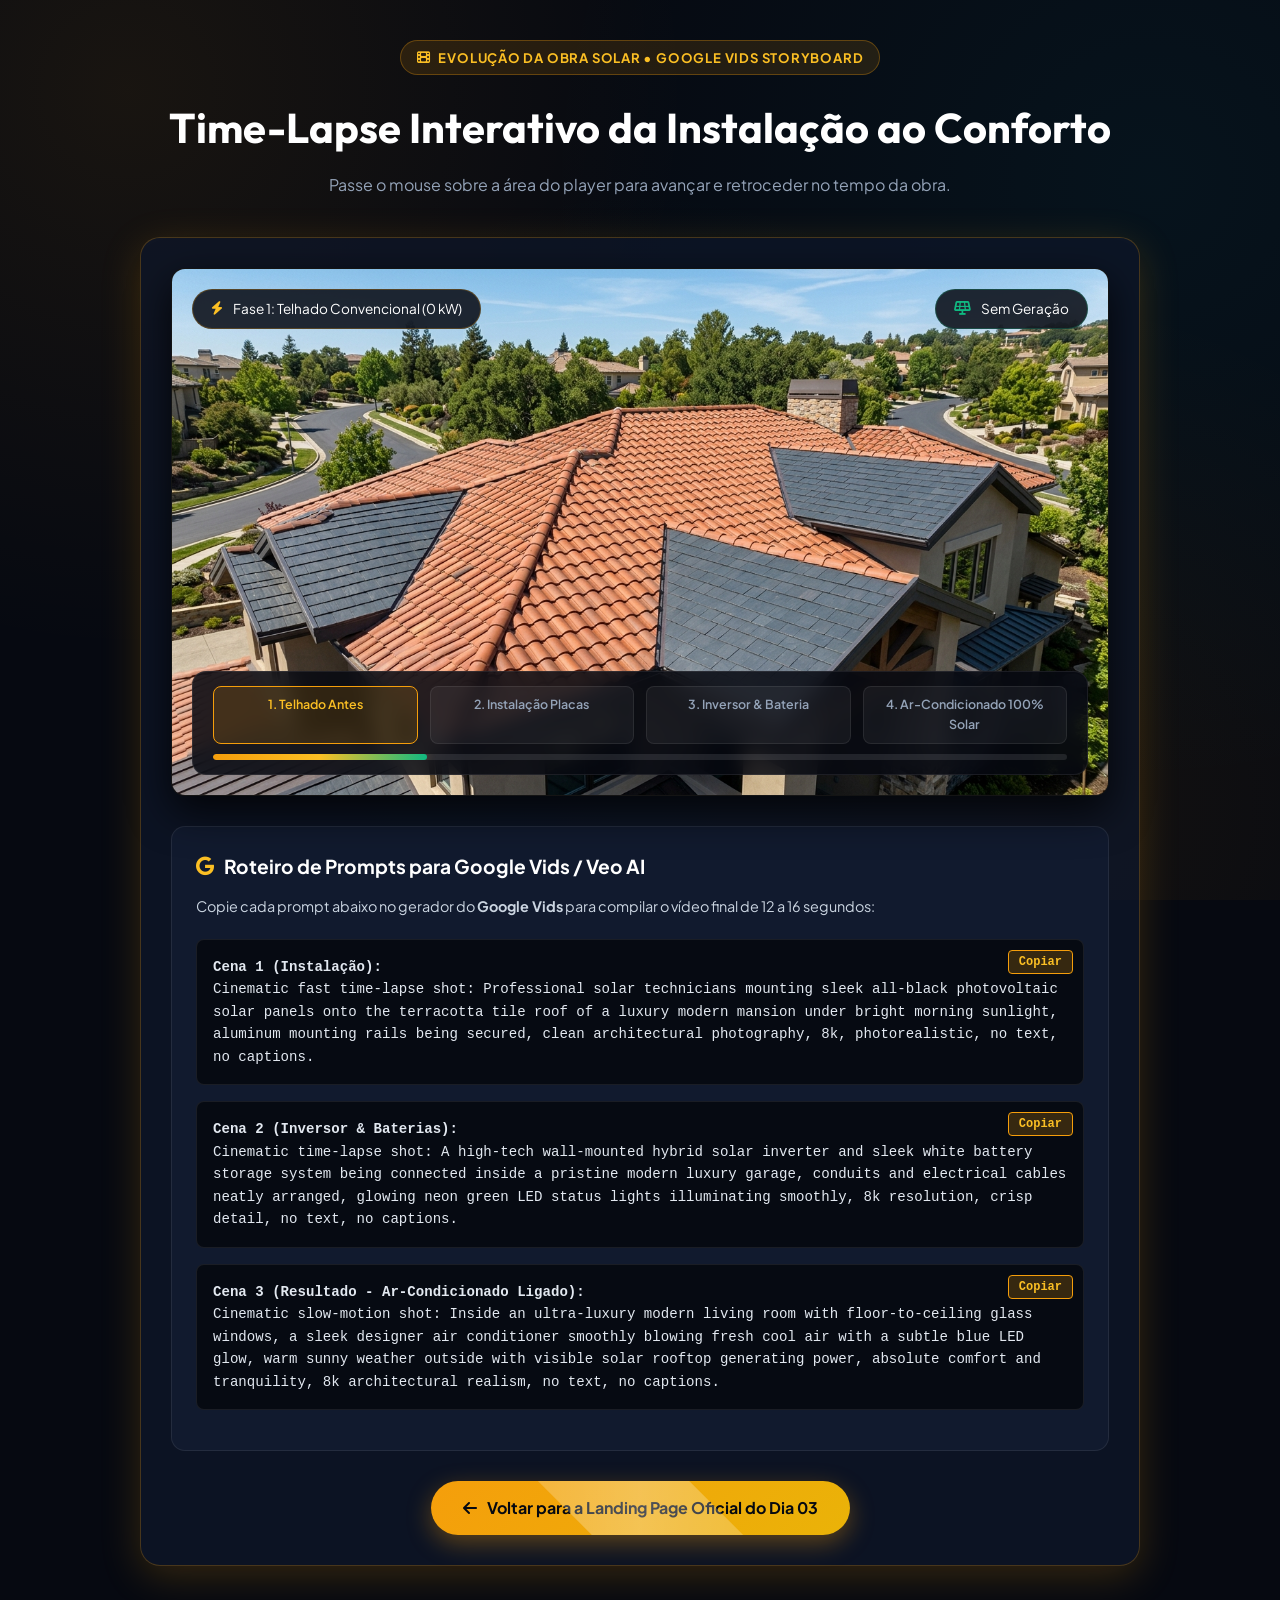
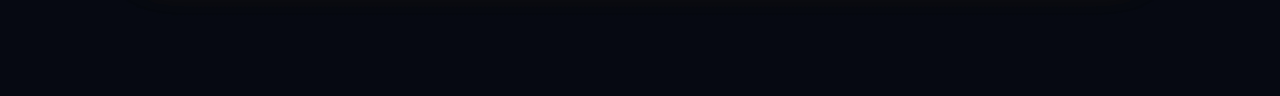
<file: projeto-100-dias/dia-03/preview-timelapse.html>
<!DOCTYPE html>
<html lang="pt-BR">
<head>
  <meta charset="UTF-8">
  <meta name="viewport" content="width=device-width, initial-scale=1.0">
  <title>Preview & Storyboard Time-Lapse Solar | Helios Energy (Dia 03)</title>
  
  <link rel="preconnect" href="https://fonts.googleapis.com">
  <link rel="preconnect" href="https://fonts.gstatic.com" crossorigin>
  <link href="https://fonts.googleapis.com/css2?family=Outfit:wght@600;700;800;900&family=Plus+Jakarta+Sans:wght@400;500;600;700;800&display=swap" rel="stylesheet">
  <link rel="stylesheet" href="https://cdnjs.cloudflare.com/ajax/libs/font-awesome/6.5.1/css/all.min.css">
  <link rel="stylesheet" href="styles.css">

  <style>
    body {
      padding: 40px 0 80px;
    }

    .preview-header {
      text-align: center;
      margin-bottom: 40px;
    }

    .timelapse-showcase {
      max-width: 1000px;
      margin: 0 auto 50px;
      background: var(--bg-card);
      border: 1px solid var(--border-solar);
      border-radius: var(--radius-lg);
      padding: 30px;
      box-shadow: var(--shadow-solar);
    }

    .player-container {
      position: relative;
      aspect-ratio: 16 / 9;
      border-radius: var(--radius-md);
      overflow: hidden;
      border: 1px solid var(--border-subtle);
      background: #000;
      cursor: ew-resize;
      box-shadow: 0 15px 40px rgba(0,0,0,0.8);
    }

    .player-container video {
      width: 100%;
      height: 100%;
      object-fit: cover;
      display: none; /* Ativado se o video MP4 existir */
    }

    .frame-layer {
      position: absolute;
      top: 0;
      left: 0;
      width: 100%;
      height: 100%;
      opacity: 0;
      transition: opacity 0.35s ease;
      background-size: cover;
      background-position: center;
    }

    .frame-layer.active {
      opacity: 1;
    }

    .player-overlay {
      position: absolute;
      top: 20px;
      left: 20px;
      right: 20px;
      display: flex;
      justify-content: space-between;
      align-items: center;
      z-index: 20;
      pointer-events: none;
    }

    .telemetry-pill {
      background: rgba(6, 9, 17, 0.85);
      backdrop-filter: blur(10px);
      border: 1px solid var(--border-solar);
      padding: 8px 18px;
      border-radius: var(--radius-full);
      display: flex;
      align-items: center;
      gap: 10px;
      font-size: 0.85rem;
      color: #fff;
    }

    .telemetry-pill i {
      color: var(--solar-gold);
    }

    .timeline-scrubber {
      position: absolute;
      bottom: 20px;
      left: 20px;
      right: 20px;
      background: rgba(6, 9, 17, 0.85);
      backdrop-filter: blur(10px);
      border: 1px solid var(--border-subtle);
      padding: 14px 20px;
      border-radius: var(--radius-md);
      z-index: 20;
    }

    .steps-indicator {
      display: grid;
      grid-template-columns: repeat(4, 1fr);
      gap: 12px;
      margin-bottom: 10px;
    }

    .step-node {
      padding: 8px 12px;
      border-radius: var(--radius-sm);
      background: rgba(255, 255, 255, 0.05);
      border: 1px solid var(--border-subtle);
      font-size: 0.78rem;
      font-weight: 600;
      color: var(--text-muted);
      text-align: center;
      transition: var(--transition);
      cursor: pointer;
    }

    .step-node.active {
      background: rgba(245, 158, 11, 0.15);
      border-color: var(--solar-amber);
      color: var(--solar-gold);
    }

    .scrub-progress-bar {
      height: 6px;
      background: rgba(255, 255, 255, 0.1);
      border-radius: 999px;
      overflow: hidden;
      position: relative;
    }

    .scrub-progress-fill {
      height: 100%;
      width: 25%;
      background: linear-gradient(90deg, var(--solar-amber), var(--solar-gold), var(--eco-emerald));
      border-radius: 999px;
      transition: width 0.15s ease;
      box-shadow: 0 0 10px var(--solar-glow);
    }

    .prompt-box {
      background: var(--bg-surface-elevated);
      border: 1px solid var(--border-subtle);
      border-radius: var(--radius-md);
      padding: 24px;
      margin-top: 30px;
    }

    .prompt-box h3 {
      font-size: 1.2rem;
      color: #fff;
      margin-bottom: 14px;
      display: flex;
      align-items: center;
      gap: 10px;
    }

    .prompt-snippet {
      background: rgba(0, 0, 0, 0.6);
      border: 1px solid rgba(255, 255, 255, 0.08);
      padding: 16px;
      border-radius: var(--radius-sm);
      font-family: monospace;
      font-size: 0.88rem;
      color: #e2e8f0;
      margin-bottom: 16px;
      position: relative;
    }

    .copy-btn {
      position: absolute;
      top: 10px;
      right: 10px;
      background: rgba(245, 158, 11, 0.2);
      border: 1px solid var(--solar-amber);
      color: var(--solar-gold);
      padding: 4px 10px;
      border-radius: 4px;
      font-size: 0.75rem;
      cursor: pointer;
      font-weight: 600;
    }

    .copy-btn:hover {
      background: var(--solar-amber);
      color: #060911;
    }
  </style>
</head>
<body>

  <div class="container">
    <div class="preview-header">
      <div class="badge">
        <i class="fa-solid fa-film"></i>
        Evolução da Obra Solar • Google Vids Storyboard
      </div>
      <h1 style="font-family: var(--font-display); font-size: 2.6rem; color: #fff; margin-bottom: 10px;">
        Time-Lapse Interativo da Instalação ao Conforto
      </h1>
      <p style="color: var(--text-muted); max-width: 680px; margin: 0 auto;">
        Passe o mouse sobre a área do player para avançar e retroceder no tempo da obra.
      </p>
    </div>

    <div class="timelapse-showcase">
      <!-- Player Interativo -->
      <div class="player-container" id="playerScrubber">
        
        <!-- Camadas dos 4 Frames Gerados -->
        <div class="frame-layer active" style="background-image: url('assets/telhado-antes.jpg');" data-step="1"></div>
        <div class="frame-layer" style="background-image: url('assets/step1-instalacao.jpg');" data-step="2"></div>
        <div class="frame-layer" style="background-image: url('assets/step2-inversor.jpg');" data-step="3"></div>
        <div class="frame-layer" style="background-image: url('assets/step3-ar-condicionado.jpg');" data-step="4"></div>

        <!-- Video Tag (Carrega se o arquivo MP4 do Google Vids for exportado) -->
        <video id="vidsVideo" loop muted playsinline poster="assets/step1-instalacao.jpg">
          <source src="assets/timelapse-solar.mp4" type="video/mp4">
        </video>

        <!-- Overlay de Telemetria -->
        <div class="player-overlay">
          <div class="telemetry-pill">
            <i class="fa-solid fa-bolt"></i>
            <span id="telemetryStatus">Fase 1: Telhado Convencional (0 kW)</span>
          </div>
          <div class="telemetry-pill" style="border-color: var(--border-emerald);">
            <i class="fa-solid fa-solar-panel" style="color: var(--eco-emerald);"></i>
            <span id="telemetryEfficiency">Sem Geração</span>
          </div>
        </div>

        <!-- Scrubber Bar -->
        <div class="timeline-scrubber">
          <div class="steps-indicator">
            <div class="step-node active" data-step="1">1. Telhado Antes</div>
            <div class="step-node" data-step="2">2. Instalação Placas</div>
            <div class="step-node" data-step="3">3. Inversor & Bateria</div>
            <div class="step-node" data-step="4">4. Ar-Condicionado 100% Solar</div>
          </div>
          <div class="scrub-progress-bar">
            <div class="scrub-progress-fill" id="scrubFill"></div>
          </div>
        </div>

      </div>

      <!-- Prompts Prontos para Google Vids -->
      <div class="prompt-box">
        <h3><i class="fa-brands fa-google" style="color: var(--solar-gold);"></i> Roteiro de Prompts para Google Vids / Veo AI</h3>
        <p style="color: var(--text-secondary); font-size: 0.9rem; margin-bottom: 20px;">
          Copie cada prompt abaixo no gerador do <strong>Google Vids</strong> para compilar o vídeo final de 12 a 16 segundos:
        </p>

        <div class="prompt-snippet">
          <button class="copy-btn" onclick="navigator.clipboard.writeText(this.parentElement.innerText.replace('Copiar', '').trim())">Copiar</button>
          <strong>Cena 1 (Instalação):</strong><br>
          Cinematic fast time-lapse shot: Professional solar technicians mounting sleek all-black photovoltaic solar panels onto the terracotta tile roof of a luxury modern mansion under bright morning sunlight, aluminum mounting rails being secured, clean architectural photography, 8k, photorealistic, no text, no captions.
        </div>

        <div class="prompt-snippet">
          <button class="copy-btn" onclick="navigator.clipboard.writeText(this.parentElement.innerText.replace('Copiar', '').trim())">Copiar</button>
          <strong>Cena 2 (Inversor & Baterias):</strong><br>
          Cinematic time-lapse shot: A high-tech wall-mounted hybrid solar inverter and sleek white battery storage system being connected inside a pristine modern luxury garage, conduits and electrical cables neatly arranged, glowing neon green LED status lights illuminating smoothly, 8k resolution, crisp detail, no text, no captions.
        </div>

        <div class="prompt-snippet">
          <button class="copy-btn" onclick="navigator.clipboard.writeText(this.parentElement.innerText.replace('Copiar', '').trim())">Copiar</button>
          <strong>Cena 3 (Resultado - Ar-Condicionado Ligado):</strong><br>
          Cinematic slow-motion shot: Inside an ultra-luxury modern living room with floor-to-ceiling glass windows, a sleek designer air conditioner smoothly blowing fresh cool air with a subtle blue LED glow, warm sunny weather outside with visible solar rooftop generating power, absolute comfort and tranquility, 8k architectural realism, no text, no captions.
        </div>
      </div>

      <div style="text-align: center; margin-top: 30px;">
        <a href="index.html" class="btn btn-solar">
          <i class="fa-solid fa-arrow-left"></i> Voltar para a Landing Page Oficial do Dia 03
        </a>
      </div>
    </div>
  </div>

  <script>
    // Engine de Scrubber Interativo no Hover / Drag
    const container = document.getElementById('playerScrubber');
    const layers = document.querySelectorAll('.frame-layer');
    const nodes = document.querySelectorAll('.step-node');
    const fill = document.getElementById('scrubFill');
    const statusEl = document.getElementById('telemetryStatus');
    const effEl = document.getElementById('telemetryEfficiency');

    const telemetryData = {
      1: { status: 'Fase 1: Telhado Convencional (0 kW)', eff: 'Sem Geração • 100% Concessionária' },
      2: { status: 'Fase 2: Instalação das Estruturas e Placas All-Black', eff: 'Montagem Mecânica • 0 kW' },
      3: { status: 'Fase 3: Inversor & Bateria Conectados', eff: 'Homologação Ativa • 6.4 kWp' },
      4: { status: 'Fase 4: Conforto Total (Ar-Condicionado a 21°C)', eff: '⚡ 11.7 kWp Gerando • Fatura Reduzida 95%' }
    };

    function setStep(step) {
      layers.forEach(l => l.classList.toggle('active', parseInt(l.dataset.step) === step));
      nodes.forEach(n => n.classList.toggle('active', parseInt(n.dataset.step) === step));
      fill.style.width = `${step * 25}%`;
      if (telemetryData[step]) {
        statusEl.textContent = telemetryData[step].status;
        effEl.textContent = telemetryData[step].eff;
      }
    }

    container.addEventListener('mousemove', (e) => {
      const rect = container.getBoundingClientRect();
      const x = e.clientX - rect.left;
      const pct = Math.max(0, Math.min(1, x / rect.width));
      let step = Math.ceil(pct * 4);
      if (step < 1) step = 1;
      if (step > 4) step = 4;
      setStep(step);
    });

    nodes.forEach(n => {
      n.addEventListener('click', (e) => {
        e.stopPropagation();
        setStep(parseInt(n.dataset.step));
      });
    });
  </script>
</body>
</html>
</file>
<file: projeto-100-dias/dia-01/styles.css>
/* ==========================================================================
   DESIGN SYSTEM: ADVOCACIA TRIBUTÁRIA DE ALTO LUXO (PALETA CLARA & CLÁSSICA)
   Inspirado no estilo editorial clássico de Elpídio Donizetti & Bancas Tradicionais
   ========================================================================== */

:root {
  /* Paleta Warm Alabaster, Linen & Pure White */
  --bg-body: #f9f7f2;
  --bg-surface: #f1ede3;
  --bg-card: #ffffff;
  --bg-card-hover: #ffffff;
  --bg-card-subtle: #faf8f5;
  
  /* Ouro Nobre Brunido (Alto contraste e legibilidade em fundos claros) */
  --gold: #9e7b3b;
  --gold-lt: #b8934f;
  --gold-dark: #785d26;
  --gold-gradient: linear-gradient(135deg, #b8934f 0%, #9e7b3b 50%, #785d26 100%);
  --gold-glow: 0 0 25px rgba(158, 123, 59, 0.2);
  
  /* Textos & Tipografia Soberana */
  --text-heading: #11161f;
  --text-body: #475467;
  --text-muted: #667085;
  --text-light: #ffffff;
  
  /* Bordas e Sombras de Alto Luxo */
  --border-light: rgba(0, 0, 0, 0.08);
  --border-gold: rgba(158, 123, 59, 0.26);
  --border-gold-strong: rgba(158, 123, 59, 0.6);
  --glass-blur: blur(16px);
  --shadow-luxury: 0 16px 40px -12px rgba(28, 38, 56, 0.08), 0 2px 10px rgba(0, 0, 0, 0.02);
  --shadow-hover: 0 24px 50px -10px rgba(28, 38, 56, 0.14), 0 0 20px rgba(158, 123, 59, 0.12);
  --shadow-gold: 0 10px 25px rgba(158, 123, 59, 0.28);
  
  /* Tipografia Clássica de Alto Padrão */
  --font-serif: 'Cormorant Garamond', Georgia, serif;
  --font-sans: 'Plus Jakarta Sans', -apple-system, BlinkMacSystemFont, sans-serif;
  
  /* Raios e Transições */
  --radius-sm: 6px;
  --radius-md: 12px;
  --radius-lg: 20px;
  --radius-full: 9999px;
  --transition-smooth: all 0.35s cubic-bezier(0.16, 1, 0.3, 1);
}

/* ==========================================================================
   RESET & ESTILOS GLOBAIS
   ========================================================================== */
* {
  margin: 0;
  padding: 0;
  box-sizing: border-box;
}

html {
  scroll-behavior: smooth;
}

body {
  background-color: var(--bg-body);
  color: var(--text-body);
  font-family: var(--font-sans);
  line-height: 1.65;
  overflow-x: hidden;
  background-image: 
    radial-gradient(circle at 10% 10%, rgba(158, 123, 59, 0.04) 0%, transparent 40%),
    radial-gradient(circle at 90% 80%, rgba(158, 123, 59, 0.03) 0%, transparent 45%);
  background-attachment: fixed;
}

.container {
  max-width: 1200px;
  margin: 0 auto;
  padding: 0 24px;
}

.section-padding {
  padding: 100px 0;
}

.bg-alt {
  background-color: var(--bg-surface);
}

/* ==========================================================================
   TIPOGRAFIA & TÍTULOS (ESTILO CORMORANT GARAMOND)
   ========================================================================== */
h1, h2, h3, h4 {
  font-family: var(--font-serif);
  letter-spacing: -0.01em;
  color: var(--text-heading);
  line-height: 1.18;
  font-weight: 600;
}

h1 em, h2 em, h3 em {
  font-style: italic;
  font-weight: 500;
}

.gradient-text {
  background: var(--gold-gradient);
  -webkit-background-clip: text;
  -webkit-text-fill-color: transparent;
}

.section-header {
  text-align: center;
  max-width: 780px;
  margin: 0 auto 60px;
}

.section-tag {
  display: inline-block;
  font-family: var(--font-sans);
  font-size: 0.76rem;
  font-weight: 700;
  text-transform: uppercase;
  letter-spacing: 2.5px;
  color: var(--gold);
  margin-bottom: 8px;
}

.section-title {
  font-size: clamp(2.2rem, 3.8vw, 3.2rem);
  margin-bottom: 12px;
  color: var(--text-heading);
}

.section-desc {
  color: var(--text-body);
  font-size: 1.05rem;
  font-weight: 400;
}

.gold-line {
  width: 50px;
  height: 2px;
  background: var(--gold);
  margin: 16px auto 22px;
}

/* ==========================================================================
   TOP BAR (PLANTÃO TRIBUTÁRIO)
   ========================================================================== */
.top-bar {
  background: #ede8dc;
  border-bottom: 1px solid var(--border-gold);
  font-size: 0.82rem;
  color: #55442e;
  padding: 9px 0;
  font-weight: 500;
}

.top-bar-inner {
  display: flex;
  justify-content: space-between;
  align-items: center;
}

.top-bar-info {
  display: flex;
  align-items: center;
  gap: 12px;
}

.divider {
  color: rgba(158, 123, 59, 0.4);
}

.top-bar-emergency {
  display: flex;
  align-items: center;
  gap: 8px;
}

.top-bar-emergency a {
  color: var(--gold-dark);
  text-decoration: none;
  font-weight: 700;
}

.live-indicator {
  width: 8px;
  height: 8px;
  background-color: #059669;
  border-radius: 50%;
  box-shadow: 0 0 8px #059669;
}

/* ==========================================================================
   SITE HEADER & NAVBAR (CLARA, CRISTALINA & SEM SOBREPOSIÇÃO)
   ========================================================================== */
.site-header {
  position: sticky;
  top: 0;
  z-index: 100;
  background: rgba(255, 255, 255, 0.94);
  backdrop-filter: var(--glass-blur);
  border-bottom: 1px solid rgba(158, 123, 59, 0.2);
  padding: 18px 0;
  transition: var(--transition-smooth);
  box-shadow: 0 4px 20px rgba(0, 0, 0, 0.03);
}

.nav-wrapper {
  display: flex;
  justify-content: space-between;
  align-items: center;
  gap: 20px;
}

.brand-logo {
  display: flex;
  align-items: center;
  gap: 14px;
  text-decoration: none;
  flex-shrink: 0;
}

.logo-icon {
  width: 36px;
  height: 36px;
  stroke: var(--gold-dark);
}

.brand-name {
  font-family: var(--font-serif);
  font-size: 1.25rem;
  font-weight: 700;
  letter-spacing: 1.8px;
  display: block;
  color: var(--text-heading);
}

.brand-sub {
  font-family: var(--font-sans);
  font-size: 0.62rem;
  letter-spacing: 2px;
  color: var(--gold-dark);
  display: block;
  font-weight: 700;
}

.nav-menu {
  display: flex;
  align-items: center;
  gap: 24px;
  margin: 0;
  padding: 0;
}

.nav-link {
  text-decoration: none;
  color: var(--text-body);
  font-size: 0.88rem;
  font-weight: 600;
  transition: var(--transition-smooth);
  white-space: nowrap;
}

.nav-link:hover,
.nav-link.highlight {
  color: var(--gold-dark);
}

.nav-actions {
  display: flex;
  align-items: center;
  gap: 14px;
  flex-shrink: 0;
}

.btn-header {
  white-space: nowrap;
  padding: 10px 20px;
  font-size: 0.82rem;
}

.mobile-toggle {
  display: none;
  background: none;
  border: none;
  cursor: pointer;
  padding: 4px;
}

.mobile-toggle span {
  display: block;
  width: 24px;
  height: 2px;
  background: var(--text-heading);
  margin: 5px 0;
  transition: var(--transition-smooth);
}

/* ==========================================================================
   BOTÕES DE ALTO LUXO CLÁSSICO
   ========================================================================== */
.btn {
  display: inline-flex;
  align-items: center;
  justify-content: center;
  gap: 10px;
  font-family: var(--font-sans);
  font-weight: 600;
  text-decoration: none;
  border-radius: var(--radius-sm);
  cursor: pointer;
  transition: var(--transition-smooth);
  border: none;
}

.btn-sm {
  padding: 9px 18px;
  font-size: 0.85rem;
}

.btn-lg {
  padding: 16px 34px;
  font-size: 0.98rem;
}

.btn-block {
  width: 100%;
}

.btn-gold {
  background: var(--gold-gradient);
  color: #ffffff;
  box-shadow: var(--shadow-gold);
  font-weight: 700;
  letter-spacing: 0.5px;
}

.btn-gold:hover {
  transform: translateY(-2px);
  box-shadow: 0 14px 30px rgba(158, 123, 59, 0.38);
  background: linear-gradient(135deg, #c59f5b 0%, #aa8644 50%, #85682c 100%);
}

.btn-ghost {
  background: #ffffff;
  border: 1px solid var(--gold);
  color: var(--gold-dark);
  box-shadow: 0 4px 12px rgba(0, 0, 0, 0.04);
}

.btn-ghost:hover {
  background: rgba(158, 123, 59, 0.08);
  color: var(--text-heading);
  border-color: var(--gold-dark);
}

/* ==========================================================================
   HERO SECTION (CLARA, IMPOSTA & LUMINOSA)
   ========================================================================== */
.hero-section {
  padding: 80px 0 100px;
  position: relative;
  background-image: url('assets/hero-bg.jpg');
  background-size: cover;
  background-position: center;
  background-repeat: no-repeat;
}

.hero-bg-overlay {
  position: absolute;
  top: 0;
  left: 0;
  right: 0;
  bottom: 0;
  background: linear-gradient(105deg, rgba(249, 247, 242, 0.98) 45%, rgba(249, 247, 242, 0.88) 100%);
  z-index: 1;
}

.hero-grid {
  position: relative;
  z-index: 2;
  display: grid;
  grid-template-columns: 1.25fr 0.75fr;
  gap: 50px;
  align-items: center;
}

.hero-eyebrow {
  display: flex;
  align-items: center;
  gap: 12px;
  margin-bottom: 18px;
}

.hero-eyebrow-line {
  width: 36px;
  height: 2px;
  background: var(--gold);
}

.hero-eyebrow span {
  font-size: 0.76rem;
  font-weight: 700;
  letter-spacing: 2px;
  color: var(--gold-dark);
  text-transform: uppercase;
}

.hero-title {
  font-size: clamp(2.6rem, 4.4vw, 4.2rem);
  margin-bottom: 20px;
  font-weight: 600;
  color: var(--text-heading);
}

.hero-subtitle {
  color: var(--text-body);
  font-size: 1.15rem;
  margin-bottom: 32px;
  max-width: 580px;
  font-weight: 400;
  line-height: 1.7;
}

.hero-cta-group {
  display: flex;
  flex-wrap: wrap;
  gap: 16px;
  margin-bottom: 32px;
}

/* Google Rating Badge Flutuante */
.google-rating-badge {
  display: inline-flex;
  align-items: center;
  gap: 12px;
  background: #ffffff;
  border: 1px solid var(--border-gold);
  border-radius: var(--radius-full);
  padding: 8px 18px;
  margin-bottom: 32px;
  box-shadow: var(--shadow-luxury);
}

.google-rating-stars {
  color: #f59e0b;
  font-size: 1.1rem;
  letter-spacing: 2px;
}

.google-rating-text strong {
  display: block;
  font-size: 0.85rem;
  color: var(--text-heading);
}

.google-rating-text span {
  font-size: 0.74rem;
  color: var(--text-muted);
}

/* Trust Stats (Métricas Tributárias Claras) */
.trust-grid {
  display: grid;
  grid-template-columns: repeat(4, 1fr);
  gap: 14px;
  border-top: 1px solid var(--border-gold);
  padding-top: 28px;
}

.trust-card-inner {
  background: #ffffff;
  border: 1px solid var(--border-gold);
  border-radius: var(--radius-sm);
  padding: 14px 10px;
  text-align: center;
  transition: var(--transition-smooth);
  box-shadow: 0 4px 15px rgba(0, 0, 0, 0.03);
}

.trust-card-inner:hover {
  transform: translateY(-3px);
  border-color: var(--gold);
  box-shadow: var(--shadow-hover);
}

.trust-number {
  display: block;
  font-family: var(--font-serif);
  font-size: 1.9rem;
  font-weight: 700;
  color: var(--gold-dark);
  line-height: 1.1;
  margin-bottom: 4px;
}

.trust-label {
  font-size: 0.74rem;
  color: var(--text-body);
  line-height: 1.3;
  font-weight: 500;
}

/* ==========================================================================
   HERO CARD: SÓCIOS TRIBUTARISTAS (CLARO & NOBRE)
   ========================================================================== */
.premium-lawyer-card {
  background: #ffffff;
  border: 1px solid var(--border-gold);
  border-radius: var(--radius-lg);
  padding: 32px;
  position: relative;
  box-shadow: var(--shadow-hover);
  overflow: hidden;
  animation: cardFloat 6s ease-in-out infinite;
}

@keyframes cardFloat {
  0%, 100% { transform: translateY(0); }
  50% { transform: translateY(-6px); }
}

.card-shimmer {
  position: absolute;
  top: -50%;
  left: -50%;
  width: 200%;
  height: 200%;
  background: linear-gradient(
    45deg,
    transparent 45%,
    rgba(158, 123, 59, 0.05) 50%,
    transparent 55%
  );
  animation: shimmerSweep 8s infinite linear;
  pointer-events: none;
}

@keyframes shimmerSweep {
  0% { transform: translate(-100%, -100%); }
  100% { transform: translate(100%, 100%); }
}

.card-header-badge {
  display: inline-flex;
  align-items: center;
  gap: 8px;
  background: rgba(158, 123, 59, 0.1);
  border: 1px solid rgba(158, 123, 59, 0.4);
  color: var(--gold-dark);
  font-size: 0.74rem;
  font-weight: 700;
  text-transform: uppercase;
  padding: 5px 12px;
  border-radius: var(--radius-full);
  margin-bottom: 16px;
  letter-spacing: 0.5px;
}

.pulse-ring {
  width: 7px;
  height: 7px;
  border-radius: 50%;
  background-color: var(--gold);
  box-shadow: 0 0 8px var(--gold);
  animation: radarPulse 2s infinite ease-out;
}

@keyframes radarPulse {
  0% {
    transform: scale(0.95);
    box-shadow: 0 0 0 0 rgba(158, 123, 59, 0.6);
  }
  70% {
    transform: scale(1);
    box-shadow: 0 0 0 8px rgba(158, 123, 59, 0);
  }
  100% {
    transform: scale(0.95);
    box-shadow: 0 0 0 0 rgba(158, 123, 59, 0);
  }
}

.hero-card-title {
  font-size: 1.35rem;
  margin-bottom: 8px;
  color: var(--text-heading);
}

.hero-card-desc {
  color: var(--text-body);
  font-size: 0.88rem;
  margin-bottom: 20px;
  line-height: 1.5;
}

.hero-lawyers-duo {
  display: flex;
  flex-direction: column;
  gap: 12px;
  margin-bottom: 20px;
}

.hero-lawyer-item {
  background: var(--bg-card-subtle);
  border: 1px solid var(--border-gold);
  border-radius: var(--radius-md);
  padding: 12px 14px;
  text-decoration: none;
  display: flex;
  align-items: center;
  gap: 14px;
  transition: var(--transition-smooth);
}

.hero-lawyer-item:hover {
  transform: translateX(4px);
  border-color: var(--gold-dark);
  background: #ffffff;
  box-shadow: 0 6px 20px rgba(158, 123, 59, 0.15);
}

.hero-lawyer-img-box {
  position: relative;
  width: 54px;
  height: 54px;
  border-radius: 50%;
  flex-shrink: 0;
}

.hero-lawyer-img {
  width: 100%;
  height: 100%;
  object-fit: cover;
  object-position: top center;
  border-radius: 50%;
  border: 2px solid var(--gold);
}

.hero-lawyer-tag {
  position: absolute;
  bottom: -4px;
  left: 50%;
  transform: translateX(-50%);
  background: #ffffff;
  border: 1px solid var(--border-gold);
  color: var(--gold-dark);
  font-size: 0.58rem;
  font-weight: 700;
  padding: 1px 5px;
  border-radius: var(--radius-full);
  white-space: nowrap;
}

.hero-lawyer-info strong {
  display: block;
  font-size: 0.95rem;
  color: var(--text-heading);
}

.hero-lawyer-info span {
  font-size: 0.78rem;
  color: var(--text-muted);
}

.hero-card-guarantee {
  background: #fbf9f5;
  border: 1px dashed var(--border-gold);
  border-radius: var(--radius-sm);
  padding: 10px 12px;
  display: flex;
  gap: 10px;
  align-items: center;
  margin-bottom: 20px;
}

.hero-card-guarantee small {
  font-size: 0.76rem;
  color: var(--text-body);
  line-height: 1.4;
}

/* ==========================================================================
   SEÇÃO EDITORIAL DOS SÓCIOS TRIBUTARISTAS (#socios)
   ========================================================================== */
.section-lawyers {
  background-color: var(--bg-surface);
}

.lawyers-showcase {
  display: flex;
  flex-direction: column;
  gap: 60px;
}

.lawyer-master-card {
  background: #ffffff;
  border: 1px solid var(--border-gold);
  border-radius: var(--radius-lg);
  padding: 44px;
  display: grid;
  grid-template-columns: 360px 1fr;
  gap: 48px;
  align-items: center;
  box-shadow: var(--shadow-luxury);
  transition: var(--transition-smooth);
}

.lawyer-master-card.reverse-layout {
  grid-template-columns: 1fr 360px;
}

.lawyer-master-card.reverse-layout .lawyer-portrait-col {
  order: 2;
}

.lawyer-master-card.reverse-layout .lawyer-details-col {
  order: 1;
}

.lawyer-master-card:hover {
  border-color: var(--gold);
  box-shadow: var(--shadow-hover);
  transform: translateY(-4px);
}

.lawyer-portrait-frame {
  position: relative;
  width: 100%;
  height: 460px;
  border-radius: var(--radius-md);
  overflow: hidden;
  border: 2px solid var(--border-gold);
  box-shadow: 0 16px 36px rgba(0, 0, 0, 0.12), 0 0 20px rgba(158, 123, 59, 0.1);
}

.lawyer-main-photo {
  width: 100%;
  height: 100%;
  object-fit: cover;
  object-position: top center;
  filter: brightness(0.96) contrast(1.02);
  transition: transform 0.6s cubic-bezier(0.16, 1, 0.3, 1), filter 0.45s ease;
}

.lawyer-master-card:hover .lawyer-main-photo {
  transform: scale(1.04);
  filter: brightness(1.02) contrast(1.04);
}

.portrait-badge {
  position: absolute;
  bottom: 0;
  left: 0;
  right: 0;
  background: linear-gradient(to top, rgba(17, 22, 31, 0.94) 50%, transparent 100%);
  padding: 36px 20px 18px;
  text-align: center;
}

.badge-title {
  display: block;
  font-family: var(--font-serif);
  font-size: 1.25rem;
  font-weight: 600;
  color: #ffffff;
}

.badge-sub {
  font-size: 0.76rem;
  color: var(--gold-lt);
  letter-spacing: 1.5px;
  text-transform: uppercase;
  font-weight: 600;
}

.lawyer-experience-tag {
  display: inline-block;
  background: rgba(158, 123, 59, 0.1);
  border: 1px solid var(--border-gold);
  color: var(--gold-dark);
  font-size: 0.74rem;
  font-weight: 700;
  text-transform: uppercase;
  padding: 4px 12px;
  border-radius: var(--radius-full);
  margin-bottom: 12px;
  letter-spacing: 1px;
}

.lawyer-name {
  font-size: clamp(2rem, 2.8vw, 2.6rem);
  margin-bottom: 6px;
  color: var(--text-heading);
}

.lawyer-specialty-lead {
  font-size: 1.05rem;
  color: var(--gold-dark);
  font-weight: 600;
  margin-bottom: 20px;
  line-height: 1.5;
}

.lawyer-quote {
  border-left: 3px solid var(--gold);
  padding-left: 18px;
  margin-bottom: 24px;
  font-style: italic;
  color: #334155;
  font-size: 1rem;
  line-height: 1.65;
  font-family: var(--font-serif);
}

.lawyer-credentials-grid {
  display: grid;
  grid-template-columns: 1fr 1fr;
  gap: 16px;
  margin-bottom: 22px;
  background: var(--bg-card-subtle);
  border: 1px solid var(--border-gold);
  border-radius: var(--radius-sm);
  padding: 16px;
}

.credential-item strong {
  display: block;
  font-size: 0.85rem;
  color: var(--text-heading);
  margin-bottom: 4px;
}

.credential-item span {
  font-size: 0.8rem;
  color: var(--text-body);
  line-height: 1.4;
}

.lawyer-badges-row {
  display: flex;
  flex-wrap: wrap;
  gap: 8px;
  margin-bottom: 26px;
}

.badge-pill {
  font-size: 0.72rem;
  background: #ffffff;
  border: 1px solid var(--border-gold);
  padding: 4px 10px;
  border-radius: var(--radius-sm);
  color: var(--gold-dark);
  font-weight: 600;
}

.lawyer-action-row {
  display: flex;
  align-items: center;
  gap: 20px;
  flex-wrap: wrap;
}

.lawyer-direct-note {
  font-size: 0.8rem;
  color: var(--text-muted);
}

/* ==========================================================================
   SOLUÇÕES TRIBUTÁRIAS (GRID NUMERADO CLARO)
   ========================================================================== */
.solutions-grid {
  display: grid;
  grid-template-columns: repeat(auto-fit, minmax(340px, 1fr));
  gap: 26px;
}

.solution-card {
  background: #ffffff;
  border: 1px solid var(--border-gold);
  border-radius: var(--radius-md);
  padding: 38px 30px;
  box-shadow: var(--shadow-luxury);
  transition: var(--transition-smooth);
  display: flex;
  flex-direction: column;
  justify-content: space-between;
  position: relative;
  overflow: hidden;
}

.solution-card::after {
  content: '';
  position: absolute;
  top: 0;
  left: 0;
  right: 0;
  height: 3px;
  background: var(--gold);
  transform: scaleX(0);
  transform-origin: left;
  transition: transform 0.35s ease;
}

.solution-card:hover {
  transform: translateY(-6px);
  border-color: var(--gold);
  box-shadow: var(--shadow-hover);
}

.solution-card:hover::after {
  transform: scaleX(1);
}

.solution-num {
  font-family: var(--font-serif);
  font-size: 1.5rem;
  color: var(--gold);
  margin-bottom: 16px;
  font-style: italic;
  font-weight: 700;
}

.solution-card h3 {
  font-size: 1.45rem;
  margin-bottom: 14px;
  color: var(--text-heading);
}

.solution-card p {
  color: var(--text-body);
  font-size: 0.92rem;
  margin-bottom: 24px;
  line-height: 1.65;
  font-weight: 400;
}

.card-link {
  color: var(--gold-dark);
  text-decoration: none;
  font-weight: 700;
  font-size: 0.9rem;
  transition: var(--transition-smooth);
}

.card-link:hover {
  color: var(--text-heading);
  padding-left: 6px;
}

/* ==========================================================================
   TESES TRIBUTÁRIAS EM ALTA (CARDS CLAROS COM BORDA DOURADA)
   ========================================================================== */
.theses-grid {
  display: grid;
  grid-template-columns: repeat(auto-fit, minmax(260px, 1fr));
  gap: 22px;
}

.thesis-card {
  background: #ffffff;
  border: 1px solid var(--border-gold);
  border-radius: var(--radius-md);
  padding: 28px 24px;
  transition: var(--transition-smooth);
  box-shadow: var(--shadow-luxury);
}

.thesis-card:hover {
  border-color: var(--gold);
  transform: translateY(-4px);
  box-shadow: var(--shadow-hover);
}

.thesis-tag {
  display: inline-block;
  font-size: 0.72rem;
  font-weight: 700;
  color: var(--gold-dark);
  background: rgba(158, 123, 59, 0.1);
  border: 1px solid var(--border-gold);
  padding: 3px 10px;
  border-radius: var(--radius-full);
  margin-bottom: 12px;
  letter-spacing: 0.5px;
}

.thesis-card h4 {
  font-size: 1.25rem;
  margin-bottom: 10px;
  color: var(--text-heading);
}

.thesis-card p {
  font-size: 0.86rem;
  color: var(--text-body);
  line-height: 1.55;
  font-weight: 400;
}

/* ==========================================================================
   SIMULADOR DE DIAGNÓSTICO TRIBUTÁRIO
   ========================================================================== */
.diagnosis-wrapper {
  display: grid;
  grid-template-columns: 1fr 1.2fr;
  gap: 60px;
  align-items: center;
}

.diagnosis-intro h2 {
  font-size: clamp(2.2rem, 3.6vw, 3rem);
  margin-bottom: 12px;
  color: var(--text-heading);
}

.diagnosis-intro p {
  color: var(--text-body);
  font-size: 1.05rem;
  margin-bottom: 32px;
  font-weight: 400;
}

.benefit-box {
  display: flex;
  flex-direction: column;
  gap: 18px;
}

.benefit-item {
  display: flex;
  gap: 16px;
}

.benefit-icon {
  font-size: 1.6rem;
}

.benefit-item strong {
  display: block;
  font-size: 0.95rem;
  color: var(--text-heading);
}

.benefit-item p {
  font-size: 0.85rem;
  margin-bottom: 0;
  color: var(--text-body);
}

.diagnosis-form-card {
  background: #ffffff;
  border: 1px solid var(--border-gold);
  border-radius: var(--radius-lg);
  padding: 36px;
  box-shadow: var(--shadow-hover);
}

.form-group {
  margin-bottom: 22px;
}

.form-label {
  display: block;
  font-size: 0.88rem;
  font-weight: 700;
  color: var(--text-heading);
  margin-bottom: 10px;
}

.radio-pill-group {
  display: flex;
  flex-wrap: wrap;
  gap: 10px;
}

.radio-pill {
  cursor: pointer;
}

.radio-pill input {
  display: none;
}

.radio-pill span {
  display: block;
  padding: 8px 16px;
  border-radius: var(--radius-sm);
  background: #fbf9f5;
  border: 1px solid var(--border-gold);
  color: var(--text-body);
  font-size: 0.84rem;
  font-weight: 600;
  transition: var(--transition-smooth);
}

.radio-pill input:checked + span {
  background: var(--gold-gradient);
  border-color: var(--gold-dark);
  color: #ffffff;
  font-weight: 700;
}

.form-select, .form-input {
  width: 100%;
  padding: 12px 16px;
  background: #ffffff;
  border: 1px solid var(--border-gold);
  border-radius: var(--radius-sm);
  color: var(--text-heading);
  font-family: var(--font-sans);
  font-size: 0.92rem;
  outline: none;
  transition: var(--transition-smooth);
}

.form-select:focus, .form-input:focus {
  border-color: var(--gold-dark);
  box-shadow: 0 0 12px rgba(158, 123, 59, 0.2);
}

.input-row {
  display: grid;
  grid-template-columns: 1fr 1fr;
  gap: 12px;
}

.privacy-note {
  text-align: center;
  font-size: 0.78rem;
  color: var(--text-muted);
  margin-top: 14px;
}

/* ==========================================================================
   DEPOIMENTOS & CASOS DE SUCESSO
   ========================================================================== */
.testimonials-grid {
  display: grid;
  grid-template-columns: repeat(auto-fit, minmax(320px, 1fr));
  gap: 28px;
}

.testimonial-card {
  background: #ffffff;
  border: 1px solid var(--border-gold);
  border-radius: var(--radius-md);
  padding: 34px 28px;
  box-shadow: var(--shadow-luxury);
}

.stars {
  color: #f59e0b;
  font-size: 1.1rem;
  margin-bottom: 16px;
  letter-spacing: 2px;
}

.testimonial-text {
  font-style: italic;
  color: #334155;
  font-size: 0.98rem;
  margin-bottom: 24px;
  line-height: 1.65;
  font-family: var(--font-serif);
}

.client-meta strong {
  display: block;
  color: var(--text-heading);
  font-size: 0.95rem;
}

.client-meta span {
  color: var(--text-muted);
  font-size: 0.8rem;
}

/* ==========================================================================
   FAQ ACORDEÃO (CLARO & SOFISTICADO)
   ========================================================================== */
.faq-container {
  max-width: 860px;
}

.accordion {
  display: flex;
  flex-direction: column;
  gap: 14px;
}

.accordion-item {
  background: #ffffff;
  border: 1px solid var(--border-gold);
  border-radius: var(--radius-md);
  overflow: hidden;
  transition: var(--transition-smooth);
  box-shadow: var(--shadow-luxury);
}

.accordion-item.active {
  border-color: var(--gold);
}

.accordion-header {
  width: 100%;
  padding: 22px 28px;
  background: transparent;
  border: none;
  color: var(--text-heading);
  font-family: var(--font-serif);
  font-size: 1.3rem;
  font-weight: 600;
  text-align: left;
  display: flex;
  justify-content: space-between;
  align-items: center;
  cursor: pointer;
  transition: var(--transition-smooth);
}

.accordion-header:hover {
  color: var(--gold-dark);
}

.accordion-icon {
  font-size: 1.4rem;
  color: var(--gold-dark);
  transition: transform 0.3s ease;
  font-weight: bold;
}

.accordion-item.active .accordion-icon {
  transform: rotate(45deg);
}

.accordion-body {
  max-height: 0;
  overflow: hidden;
  transition: max-height 0.35s ease, padding 0.35s ease;
  padding: 0 28px;
  color: var(--text-body);
  font-size: 0.94rem;
  line-height: 1.65;
  font-weight: 400;
}

.accordion-item.active .accordion-body {
  padding: 0 28px 24px;
}

/* ==========================================================================
   CTA BANNER & FOOTER
   ========================================================================== */
.cta-banner {
  background: #ede8dc;
  border-top: 1px solid var(--border-gold);
  border-bottom: 1px solid var(--border-gold);
  padding: 70px 0;
  text-align: center;
}

.cta-banner-inner h2 {
  font-size: clamp(2.2rem, 3.6vw, 3rem);
  margin-bottom: 14px;
  color: var(--text-heading);
}

.cta-banner-inner p {
  color: var(--text-body);
  font-size: 1.1rem;
  max-width: 640px;
  margin: 0 auto 30px;
  font-weight: 400;
}

.site-footer {
  background: #111620;
  padding: 80px 0 40px;
  border-top: 2px solid var(--gold);
}

.footer-grid {
  display: grid;
  grid-template-columns: 1.5fr 1fr 1.2fr;
  gap: 50px;
  margin-bottom: 60px;
}

.footer-logo {
  margin-bottom: 18px;
}

.footer-logo .brand-name {
  color: #ffffff;
}

.footer-logo .logo-icon {
  stroke: var(--gold-lt);
}

.footer-about {
  color: #94a3b8;
  font-size: 0.88rem;
  line-height: 1.65;
  font-weight: 300;
}

.footer-col h4 {
  font-size: 1.1rem;
  margin-bottom: 20px;
  color: var(--gold-lt);
}

.footer-links {
  list-style: none;
}

.footer-links li {
  margin-bottom: 10px;
}

.footer-links a {
  color: #cbd5e1;
  text-decoration: none;
  font-size: 0.88rem;
  transition: var(--transition-smooth);
}

.footer-links a:hover {
  color: var(--gold-lt);
  padding-left: 4px;
}

.footer-contact-item {
  color: #cbd5e1;
  font-size: 0.88rem;
  margin-bottom: 12px;
  line-height: 1.5;
}

.footer-bottom {
  border-top: 1px solid rgba(255, 255, 255, 0.08);
  padding-top: 30px;
  text-align: center;
  font-size: 0.82rem;
  color: #64748b;
}

.ethical-disclaimer {
  margin-top: 10px;
  font-size: 0.75rem;
  max-width: 820px;
  margin-left: auto;
  margin-right: auto;
  line-height: 1.5;
}

/* ==========================================================================
   BOTÃO FLUTUANTE DO WHATSAPP
   ========================================================================== */
.floating-whatsapp {
  position: fixed;
  bottom: 28px;
  right: 28px;
  z-index: 999;
  display: flex;
  flex-direction: column;
  align-items: flex-end;
  gap: 8px;
}

.whatsapp-badge {
  background: #ffffff;
  border: 1px solid var(--border-gold);
  padding: 6px 14px 6px 6px;
  border-radius: var(--radius-full);
  font-size: 0.78rem;
  font-weight: 700;
  color: var(--text-heading);
  display: flex;
  align-items: center;
  gap: 8px;
  box-shadow: var(--shadow-luxury);
  animation: floatBounce 3s infinite ease-in-out;
}

.whatsapp-thumb {
  width: 26px;
  height: 26px;
  border-radius: 50%;
  object-fit: cover;
  border: 1px solid var(--gold);
}

.online-dot {
  display: inline-block;
  width: 7px;
  height: 7px;
  background: #059669;
  border-radius: 50%;
  box-shadow: 0 0 6px #059669;
  margin-right: 4px;
}

.whatsapp-btn {
  width: 58px;
  height: 58px;
  border-radius: 50%;
  background: #25d366;
  display: flex;
  align-items: center;
  justify-content: center;
  box-shadow: 0 8px 24px rgba(37, 211, 102, 0.4);
  transition: var(--transition-smooth);
}

.whatsapp-btn:hover {
  transform: scale(1.1);
  box-shadow: 0 12px 30px rgba(37, 211, 102, 0.6);
}

@keyframes floatBounce {
  0%, 100% { transform: translateY(0); }
  50% { transform: translateY(-5px); }
}

/* ==========================================================================
   RESPONSIVIDADE (MOBILE & TABLETS)
   ========================================================================== */
@media (max-width: 1140px) {
  .nav-menu {
    gap: 14px;
  }

  .nav-link {
    font-size: 0.84rem;
  }

  .btn-header {
    padding: 8px 14px;
    font-size: 0.8rem;
  }

  .lawyer-master-card,
  .lawyer-master-card.reverse-layout {
    grid-template-columns: 300px 1fr;
    gap: 32px;
  }

  .lawyer-portrait-frame {
    height: 400px;
  }
}

@media (max-width: 1024px) {
  .nav-menu {
    position: absolute;
    top: 100%;
    left: 0;
    right: 0;
    background: #ffffff;
    flex-direction: column;
    padding: 28px 24px;
    gap: 20px;
    border-bottom: 1px solid var(--border-gold);
    display: none;
    box-shadow: 0 20px 40px rgba(0, 0, 0, 0.1);
  }

  .nav-menu.open {
    display: flex;
  }

  .mobile-toggle {
    display: block;
  }

  .hero-grid,
  .diagnosis-wrapper,
  .footer-grid {
    grid-template-columns: 1fr;
    gap: 40px;
  }

  .lawyer-master-card,
  .lawyer-master-card.reverse-layout {
    grid-template-columns: 1fr;
  }

  .lawyer-master-card.reverse-layout .lawyer-portrait-col {
    order: 1;
  }

  .lawyer-master-card.reverse-layout .lawyer-details-col {
    order: 2;
  }

  .lawyer-portrait-frame {
    height: 460px;
    max-width: 400px;
    margin: 0 auto;
  }

  .top-bar-info .divider,
  .top-bar-info span:last-child {
    display: none;
  }
}

@media (max-width: 768px) {
  .trust-grid {
    grid-template-columns: repeat(2, 1fr);
  }

  .input-row {
    grid-template-columns: 1fr;
  }

  .lawyer-credentials-grid {
    grid-template-columns: 1fr;
  }

  .lawyer-master-card {
    padding: 24px;
  }
}
</file>
<file: projeto-100-dias/dia-02/styles.css>
/* ==========================================================================
   DRA. SOFIA MORAES | DERMATOLOGIA & ESTÉTICA MÉDICA AVANÇADA
   Design System & Luxury Medical Aesthetics UI
   ========================================================================== */

/* --------------------------------------------------------------------------
   1. CSS Custom Properties / Design Tokens
   -------------------------------------------------------------------------- */
:root {
  /* Color Palette */
  --primary-gold: #c59b6d;
  --primary-gold-light: #dfb788;
  --primary-gold-dark: #a67c4e;
  --gold-gradient: linear-gradient(135deg, #dfb788 0%, #c59b6d 50%, #a67c4e 100%);
  --gold-glow: rgba(197, 155, 109, 0.35);
  
  --bg-warm: #faf8f5;
  --bg-cream: #f4ede4;
  --bg-surface: #ffffff;
  --bg-card: #ffffff;
  --bg-dark: #0f1216;
  --bg-dark-surface: #171c22;
  --bg-dark-card: #1f252e;

  --text-dark: #1c2024;
  --text-muted: #5c646d;
  --text-light: #8e98a4;
  --text-white: #ffffff;

  --border-subtle: rgba(197, 155, 109, 0.2);
  --border-light: rgba(0, 0, 0, 0.06);
  --border-dark: rgba(255, 255, 255, 0.08);

  /* Shadows */
  --shadow-sm: 0 2px 8px rgba(28, 32, 36, 0.04);
  --shadow-md: 0 8px 24px rgba(28, 32, 36, 0.08);
  --shadow-lg: 0 16px 40px rgba(197, 155, 109, 0.14);
  --shadow-gold: 0 8px 25px rgba(197, 155, 109, 0.35);
  --shadow-dark-box: 0 24px 60px rgba(0, 0, 0, 0.5);

  /* Typography */
  --font-serif: 'Playfair Display', 'Cormorant Garamond', Georgia, serif;
  --font-sans: 'Plus Jakarta Sans', -apple-system, BlinkMacSystemFont, 'Segoe UI', Roboto, sans-serif;

  /* Spacing & Transitions */
  --radius-sm: 8px;
  --radius-md: 16px;
  --radius-lg: 24px;
  --radius-full: 9999px;
  --transition: all 0.35s cubic-bezier(0.16, 1, 0.3, 1);
  --container-max: 1240px;
}

/* --------------------------------------------------------------------------
   2. Reset & Base Styles
   -------------------------------------------------------------------------- */
*, *::before, *::after {
  box-sizing: border-box;
  margin: 0;
  padding: 0;
}

html {
  scroll-behavior: smooth;
  font-size: 16px;
}

body {
  font-family: var(--font-sans);
  background-color: var(--bg-warm);
  color: var(--text-dark);
  line-height: 1.65;
  -webkit-font-smoothing: antialiased;
  -moz-osx-font-smoothing: grayscale;
  overflow-x: hidden;
}

img, video {
  max-width: 100%;
  height: auto;
  display: block;
}

a {
  text-decoration: none;
  color: inherit;
  transition: var(--transition);
}

ul {
  list-style: none;
}

button, input, select, textarea {
  font-family: inherit;
  border: none;
  outline: none;
}

/* Utility Containers */
.container {
  max-width: var(--container-max);
  margin: 0 auto;
  padding: 0 24px;
}

.section {
  padding: 100px 0;
  position: relative;
}

.section-tag {
  display: inline-flex;
  align-items: center;
  gap: 8px;
  padding: 6px 16px;
  background: rgba(197, 155, 109, 0.12);
  border: 1px solid var(--border-subtle);
  border-radius: var(--radius-full);
  color: var(--primary-gold-dark);
  font-size: 0.85rem;
  font-weight: 700;
  letter-spacing: 1.5px;
  text-transform: uppercase;
  margin-bottom: 16px;
}

.section-title {
  font-family: var(--font-serif);
  font-size: clamp(2rem, 4vw, 3rem);
  font-weight: 600;
  line-height: 1.25;
  color: var(--text-dark);
  margin-bottom: 16px;
}

.section-title.text-white {
  color: #ffffff;
}

.section-title span.gold-text {
  background: var(--gold-gradient);
  -webkit-background-clip: text;
  -webkit-text-fill-color: transparent;
  display: inline-block;
}

.section-desc {
  font-size: 1.1rem;
  color: var(--text-muted);
  max-width: 680px;
  margin: 0 auto 50px;
}

.text-center {
  text-align: center;
}

/* --------------------------------------------------------------------------
   3. Buttons & Interactive Elements
   -------------------------------------------------------------------------- */
.btn {
  display: inline-flex;
  align-items: center;
  justify-content: center;
  gap: 10px;
  padding: 14px 28px;
  border-radius: var(--radius-full);
  font-weight: 600;
  font-size: 0.95rem;
  cursor: pointer;
  transition: var(--transition);
  position: relative;
  overflow: hidden;
  letter-spacing: 0.3px;
}

.btn-gold {
  background: var(--gold-gradient);
  color: var(--text-white);
  box-shadow: var(--shadow-gold);
}

.btn-gold:hover {
  transform: translateY(-3px);
  box-shadow: 0 12px 30px rgba(197, 155, 109, 0.45);
}

.btn-gold::after {
  content: '';
  position: absolute;
  top: -50%;
  left: -50%;
  width: 200%;
  height: 200%;
  background: linear-gradient(
    60deg,
    rgba(255, 255, 255, 0) 20%,
    rgba(255, 255, 255, 0.3) 50%,
    rgba(255, 255, 255, 0) 80%
  );
  transform: rotate(30deg) translateX(-100%);
  animation: shine 4s infinite linear;
}

@keyframes shine {
  0% { transform: rotate(30deg) translateX(-100%); }
  20%, 100% { transform: rotate(30deg) translateX(100%); }
}

.btn-outline-gold {
  background: transparent;
  color: var(--text-dark);
  border: 1.5px solid var(--primary-gold);
}

.btn-outline-gold:hover {
  background: rgba(197, 155, 109, 0.08);
  border-color: var(--primary-gold-dark);
  transform: translateY(-2px);
}

.btn-sm {
  padding: 10px 20px;
  font-size: 0.88rem;
}

.btn-full {
  width: 100%;
}

/* --------------------------------------------------------------------------
   4. Header & Navigation (Glassmorphic)
   -------------------------------------------------------------------------- */
.site-header {
  position: fixed;
  top: 0;
  left: 0;
  width: 100%;
  z-index: 1000;
  background: rgba(250, 248, 245, 0.85);
  backdrop-filter: blur(16px);
  -webkit-backdrop-filter: blur(16px);
  border-bottom: 1px solid var(--border-subtle);
  transition: var(--transition);
}

.site-header.scrolled {
  background: rgba(255, 255, 255, 0.95);
  box-shadow: var(--shadow-sm);
  padding: 10px 0;
}

.header-container {
  display: flex;
  align-items: center;
  justify-content: space-between;
  height: 80px;
}

.brand-logo {
  display: flex;
  align-items: center;
  gap: 12px;
}

.logo-monogram {
  width: 44px;
  height: 44px;
  border-radius: 50%;
  background: var(--gold-gradient);
  display: flex;
  align-items: center;
  justify-content: center;
  color: var(--text-white);
  font-family: var(--font-serif);
  font-size: 1.25rem;
  font-weight: 700;
  box-shadow: var(--shadow-gold);
}

.logo-text h2 {
  font-family: var(--font-serif);
  font-size: 1.15rem;
  font-weight: 700;
  letter-spacing: 0.5px;
  color: var(--text-dark);
  line-height: 1.1;
}

.logo-text span {
  font-size: 0.72rem;
  letter-spacing: 1.5px;
  text-transform: uppercase;
  color: var(--primary-gold-dark);
  font-weight: 600;
  display: block;
}

.nav-links {
  display: flex;
  align-items: center;
  gap: 28px;
}

.nav-link {
  font-size: 0.92rem;
  font-weight: 500;
  color: var(--text-dark);
  position: relative;
}

.nav-link:hover {
  color: var(--primary-gold-dark);
}

.nav-link::after {
  content: '';
  position: absolute;
  bottom: -4px;
  left: 0;
  width: 0;
  height: 2px;
  background: var(--gold-gradient);
  transition: width 0.3s ease;
}

.nav-link:hover::after {
  width: 100%;
}

.header-actions {
  display: flex;
  align-items: center;
  gap: 16px;
}

.location-badge {
  display: flex;
  align-items: center;
  gap: 6px;
  font-size: 0.8rem;
  font-weight: 600;
  color: var(--text-muted);
  background: rgba(197, 155, 109, 0.1);
  padding: 6px 12px;
  border-radius: var(--radius-full);
}

.location-badge i {
  color: var(--primary-gold-dark);
}

.mobile-toggle {
  display: none;
  font-size: 1.5rem;
  color: var(--text-dark);
  background: none;
  cursor: pointer;
}

/* --------------------------------------------------------------------------
   5. Hero Section
   -------------------------------------------------------------------------- */
.hero-section {
  padding-top: 150px;
  padding-bottom: 80px;
  background: radial-gradient(circle at 85% 30%, rgba(223, 183, 136, 0.15) 0%, transparent 60%),
              radial-gradient(circle at 10% 80%, rgba(197, 155, 109, 0.1) 0%, transparent 50%),
              var(--bg-warm);
  position: relative;
  overflow: hidden;
}

.hero-grid {
  display: grid;
  grid-template-columns: 1.15fr 0.85fr;
  gap: 50px;
  align-items: center;
}

.hero-content {
  position: relative;
  z-index: 2;
}

.hero-badge {
  display: inline-flex;
  align-items: center;
  gap: 8px;
  padding: 8px 18px;
  background: var(--bg-surface);
  border: 1px solid var(--border-subtle);
  border-radius: var(--radius-full);
  font-size: 0.88rem;
  font-weight: 600;
  color: var(--primary-gold-dark);
  box-shadow: var(--shadow-sm);
  margin-bottom: 24px;
}

.hero-title {
  font-family: var(--font-serif);
  font-size: clamp(2.4rem, 4.5vw, 3.8rem);
  font-weight: 600;
  line-height: 1.18;
  color: var(--text-dark);
  margin-bottom: 24px;
  letter-spacing: -0.5px;
}

.hero-subtitle {
  font-size: 1.15rem;
  color: var(--text-muted);
  line-height: 1.7;
  margin-bottom: 32px;
  max-width: 580px;
}

.hero-credentials {
  display: flex;
  flex-wrap: wrap;
  gap: 16px;
  margin-bottom: 36px;
}

.cred-item {
  display: flex;
  align-items: center;
  gap: 8px;
  font-size: 0.85rem;
  font-weight: 600;
  color: var(--text-dark);
  background: var(--bg-surface);
  padding: 8px 16px;
  border-radius: var(--radius-sm);
  border: 1px solid var(--border-light);
  box-shadow: var(--shadow-sm);
}

.cred-item i {
  color: var(--primary-gold);
}

.hero-ctas {
  display: flex;
  align-items: center;
  gap: 20px;
  flex-wrap: wrap;
}

.hero-image-wrapper {
  position: relative;
  z-index: 2;
}

.image-frame {
  position: relative;
  border-radius: var(--radius-lg);
  overflow: hidden;
  box-shadow: var(--shadow-lg);
  border: 4px solid var(--bg-surface);
  background: var(--bg-cream);
}

.image-frame img {
  width: 100%;
  height: auto;
  object-fit: cover;
  transition: transform 0.8s ease;
}

.image-frame:hover img {
  transform: scale(1.03);
}

.floating-badge {
  position: absolute;
  bottom: 24px;
  left: -20px;
  background: rgba(255, 255, 255, 0.95);
  backdrop-filter: blur(12px);
  padding: 16px 20px;
  border-radius: var(--radius-md);
  border: 1px solid var(--border-subtle);
  box-shadow: var(--shadow-md);
  display: flex;
  align-items: center;
  gap: 14px;
  animation: float 4s ease-in-out infinite;
}

@keyframes float {
  0%, 100% { transform: translateY(0); }
  50% { transform: translateY(-8px); }
}

.badge-icon {
  width: 44px;
  height: 44px;
  border-radius: 50%;
  background: rgba(197, 155, 109, 0.15);
  color: var(--primary-gold-dark);
  display: flex;
  align-items: center;
  justify-content: center;
  font-size: 1.25rem;
}

.badge-text strong {
  display: block;
  font-size: 0.95rem;
  color: var(--text-dark);
}

.badge-text span {
  font-size: 0.8rem;
  color: var(--text-muted);
}

/* --------------------------------------------------------------------------
   6. Metrics Bar
   -------------------------------------------------------------------------- */
.metrics-section {
  background: var(--bg-surface);
  padding: 45px 0;
  border-top: 1px solid var(--border-light);
  border-bottom: 1px solid var(--border-light);
}

.metrics-grid {
  display: grid;
  grid-template-columns: repeat(4, 1fr);
  gap: 30px;
  text-align: center;
}

.metric-card {
  padding: 10px;
  position: relative;
}

.metric-card:not(:last-child)::after {
  content: '';
  position: absolute;
  right: 0;
  top: 20%;
  height: 60%;
  width: 1px;
  background: var(--border-light);
}

.metric-number {
  font-family: var(--font-serif);
  font-size: 2.8rem;
  font-weight: 700;
  color: var(--primary-gold-dark);
  line-height: 1;
  margin-bottom: 8px;
}

.metric-label {
  font-size: 0.9rem;
  color: var(--text-muted);
  font-weight: 500;
}

/* --------------------------------------------------------------------------
   7. SHOWCASE BANNER DE ALTO IMPACTO (SLIDER & VÍDEO TIME-LAPSE)
   -------------------------------------------------------------------------- */
.showcase-banner-section {
  background: radial-gradient(circle at 50% 0%, #1e2632 0%, #0d1014 100%);
  color: #ffffff;
  padding: 100px 0;
  position: relative;
  overflow: hidden;
  border-top: 1px solid rgba(197, 155, 109, 0.2);
  border-bottom: 1px solid rgba(197, 155, 109, 0.2);
}

.showcase-banner-section::before {
  content: '';
  position: absolute;
  top: -100px;
  left: 50%;
  transform: translateX(-50%);
  width: 800px;
  height: 300px;
  background: radial-gradient(ellipse, rgba(223, 183, 136, 0.15) 0%, transparent 70%);
  filter: blur(50px);
  pointer-events: none;
}

/* Showcase View Mode Switcher (Slider vs Video) */
.showcase-mode-switcher {
  display: flex;
  justify-content: center;
  gap: 16px;
  margin-bottom: 32px;
}

.mode-switch-btn {
  background: rgba(255, 255, 255, 0.05);
  border: 1px solid rgba(255, 255, 255, 0.12);
  border-radius: var(--radius-full);
  padding: 10px 24px;
  color: #cbd5e1;
  font-size: 0.92rem;
  font-weight: 600;
  cursor: pointer;
  display: inline-flex;
  align-items: center;
  gap: 10px;
  transition: var(--transition);
}

.mode-switch-btn:hover {
  background: rgba(197, 155, 109, 0.15);
  border-color: rgba(197, 155, 109, 0.4);
  color: #ffffff;
}

.mode-switch-btn.active {
  background: var(--gold-gradient);
  color: #0f1216;
  border-color: transparent;
  box-shadow: 0 4px 20px rgba(197, 155, 109, 0.4);
}

.showcase-view-container {
  display: none;
  animation: fadeIn 0.4s ease;
}

.showcase-view-container.active {
  display: block;
}

/* Case Selector Navigation Pills */
.cases-carousel-nav {
  display: grid;
  grid-template-columns: repeat(3, 1fr);
  gap: 16px;
  margin-bottom: 36px;
}

.case-nav-btn {
  background: rgba(255, 255, 255, 0.04);
  border: 1px solid rgba(255, 255, 255, 0.1);
  border-radius: var(--radius-md);
  padding: 18px 20px;
  display: flex;
  align-items: center;
  gap: 16px;
  cursor: pointer;
  transition: var(--transition);
  text-align: left;
  position: relative;
}

.case-nav-btn:hover {
  background: rgba(255, 255, 255, 0.08);
  border-color: rgba(197, 155, 109, 0.4);
  transform: translateY(-2px);
}

.case-nav-btn.active {
  background: linear-gradient(135deg, rgba(223, 183, 136, 0.15) 0%, rgba(197, 155, 109, 0.08) 100%);
  border-color: var(--primary-gold-light);
  box-shadow: 0 8px 25px rgba(0, 0, 0, 0.4), 0 0 20px rgba(197, 155, 109, 0.2);
}

.case-btn-num {
  font-size: 0.75rem;
  font-weight: 800;
  letter-spacing: 1px;
  color: var(--primary-gold-light);
  background: rgba(197, 155, 109, 0.15);
  padding: 6px 10px;
  border-radius: var(--radius-sm);
  flex-shrink: 0;
}

.case-btn-info strong {
  display: block;
  font-size: 0.95rem;
  color: #ffffff;
  margin-bottom: 2px;
  line-height: 1.3;
}

.case-btn-info span {
  display: block;
  font-size: 0.78rem;
  color: #94a3b8;
}

.case-arrow {
  margin-left: auto;
  font-size: 0.85rem;
  color: #64748b;
  transition: transform 0.3s ease, color 0.3s ease;
}

.case-nav-btn.active .case-arrow {
  color: var(--primary-gold-light);
  transform: translateX(4px);
}

/* Showcase Main Box Layout */
.showcase-main-box {
  display: grid;
  grid-template-columns: 1.35fr 0.85fr;
  gap: 32px;
  align-items: stretch;
  background: var(--bg-dark-surface);
  border: 1px solid rgba(197, 155, 109, 0.25);
  border-radius: var(--radius-lg);
  padding: 28px;
  box-shadow: var(--shadow-dark-box);
}

.showcase-split-container {
  display: flex;
  align-items: center;
  justify-content: center;
}

.split-slider-container.showcase-slider {
  max-width: 100%;
  width: 100%;
  margin: 0;
  border-radius: var(--radius-md);
  box-shadow: 0 12px 35px rgba(0, 0, 0, 0.6);
  border: 2px solid rgba(197, 155, 109, 0.3);
  background: #000000;
  position: relative;
  user-select: none;
  touch-action: pan-y;
}

.slider-wrapper {
  position: relative;
  width: 100%;
  height: 480px;
  overflow: hidden;
}

.slider-img {
  position: absolute;
  top: 0;
  left: 0;
  width: 100%;
  height: 100%;
  object-fit: cover;
  pointer-events: none;
}

.slider-before-wrap {
  position: absolute;
  top: 0;
  left: 0;
  width: 50%;
  height: 100%;
  overflow: hidden;
  z-index: 2;
  border-right: 3px solid var(--primary-gold-light);
  box-shadow: 2px 0 15px rgba(0, 0, 0, 0.5);
}

.slider-before-wrap .slider-img {
  width: 100%;
  height: 100%;
  max-width: none;
}

.slider-badge {
  position: absolute;
  top: 20px;
  padding: 6px 14px;
  background: rgba(15, 18, 22, 0.85);
  backdrop-filter: blur(10px);
  color: var(--text-white);
  font-size: 0.75rem;
  font-weight: 700;
  letter-spacing: 1px;
  border-radius: var(--radius-full);
  z-index: 4;
  border: 1px solid rgba(255, 255, 255, 0.15);
}

.badge-before {
  left: 20px;
}

.badge-after {
  right: 20px;
}

.slider-handle {
  position: absolute;
  top: 0;
  bottom: 0;
  left: 50%;
  width: 4px;
  background: var(--gold-gradient);
  cursor: ew-resize;
  z-index: 5;
  transform: translateX(-50%);
  box-shadow: 0 0 15px var(--gold-glow);
}

.handle-button {
  position: absolute;
  top: 50%;
  left: 50%;
  transform: translate(-50%, -50%);
  width: 46px;
  height: 46px;
  border-radius: 50%;
  background: var(--gold-gradient);
  color: #0f1216;
  box-shadow: 0 0 20px rgba(223, 183, 136, 0.7);
  display: flex;
  align-items: center;
  justify-content: center;
  gap: 6px;
  font-size: 0.88rem;
  border: 2px solid #ffffff;
  animation: handlePulse 2.5s infinite ease-in-out;
}

@keyframes handlePulse {
  0%, 100% { box-shadow: 0 0 15px rgba(223, 183, 136, 0.5); }
  50% { box-shadow: 0 0 25px rgba(223, 183, 136, 0.9); }
}

.handle-drag-hint {
  position: absolute;
  bottom: 24px;
  left: 50%;
  transform: translateX(-50%);
  background: rgba(15, 18, 22, 0.9);
  backdrop-filter: blur(8px);
  padding: 4px 12px;
  border-radius: var(--radius-full);
  font-size: 0.72rem;
  font-weight: 700;
  letter-spacing: 1px;
  color: var(--primary-gold-light);
  white-space: nowrap;
  border: 1px solid var(--border-subtle);
  pointer-events: none;
}

/* Video Stage Box */
.showcase-video-box {
  background: #000000;
  border: 2px solid rgba(197, 155, 109, 0.3);
  border-radius: var(--radius-md);
  overflow: hidden;
  position: relative;
  box-shadow: 0 12px 35px rgba(0, 0, 0, 0.6);
  height: 480px;
  display: flex;
  align-items: center;
  justify-content: center;
}

.showcase-video-player {
  width: 100%;
  height: 100%;
  object-fit: cover;
}

.video-live-badge {
  position: absolute;
  top: 20px;
  left: 20px;
  background: rgba(15, 18, 22, 0.85);
  backdrop-filter: blur(10px);
  border: 1px solid rgba(197, 155, 109, 0.3);
  padding: 6px 14px;
  border-radius: var(--radius-full);
  display: inline-flex;
  align-items: center;
  gap: 8px;
  font-size: 0.75rem;
  font-weight: 700;
  color: var(--primary-gold-light);
  z-index: 10;
}

/* Case Details Panel */
.case-details-panel {
  background: var(--bg-dark-card);
  border: 1px solid rgba(255, 255, 255, 0.08);
  border-radius: var(--radius-md);
  padding: 32px 28px;
  display: flex;
  flex-direction: column;
  justify-content: space-between;
}

.case-meta-tag {
  display: inline-block;
  font-size: 0.8rem;
  font-weight: 700;
  color: var(--primary-gold-light);
  text-transform: uppercase;
  letter-spacing: 1px;
  margin-bottom: 12px;
}

.case-title {
  font-family: var(--font-serif);
  font-size: 1.55rem;
  font-weight: 600;
  color: #ffffff;
  line-height: 1.3;
  margin-bottom: 16px;
}

.case-summary {
  font-size: 0.92rem;
  color: #94a3b8;
  line-height: 1.65;
  margin-bottom: 24px;
}

.case-highlights-box {
  background: rgba(0, 0, 0, 0.25);
  border: 1px solid rgba(255, 255, 255, 0.05);
  border-radius: var(--radius-sm);
  padding: 16px 20px;
  margin-bottom: 24px;
  display: flex;
  flex-direction: column;
  gap: 10px;
}

.highlight-item {
  display: flex;
  justify-content: space-between;
  font-size: 0.88rem;
}

.hl-label {
  color: #64748b;
}

.highlight-item strong {
  color: #e2e8f0;
  font-weight: 600;
}

.auto-play-indicator {
  display: flex;
  align-items: center;
  justify-content: center;
  gap: 8px;
  font-size: 0.78rem;
  color: #64748b;
  margin-top: 14px;
}

.pulse-dot {
  width: 8px;
  height: 8px;
  border-radius: 50%;
  background: #22c55e;
  box-shadow: 0 0 8px #22c55e;
  animation: pulse 1.5s infinite;
}

@keyframes pulse {
  0% { transform: scale(0.9); opacity: 0.7; }
  50% { transform: scale(1.2); opacity: 1; }
  100% { transform: scale(0.9); opacity: 0.7; }
}

/* --------------------------------------------------------------------------
   8. Aging Science / 35+ Collagen Reality Section
   -------------------------------------------------------------------------- */
.science-section {
  background: var(--bg-warm);
}

.science-grid {
  display: grid;
  grid-template-columns: repeat(3, 1fr);
  gap: 30px;
}

.science-card {
  background: var(--bg-surface);
  padding: 36px 30px;
  border-radius: var(--radius-md);
  border: 1px solid var(--border-light);
  box-shadow: var(--shadow-sm);
  transition: var(--transition);
  position: relative;
  overflow: hidden;
}

.science-card::before {
  content: '';
  position: absolute;
  top: 0;
  left: 0;
  width: 100%;
  height: 4px;
  background: var(--gold-gradient);
  opacity: 0;
  transition: var(--transition);
}

.science-card:hover {
  transform: translateY(-6px);
  box-shadow: var(--shadow-md);
  border-color: var(--border-subtle);
}

.science-card:hover::before {
  opacity: 1;
}

.card-icon-wrap {
  width: 60px;
  height: 60px;
  border-radius: var(--radius-md);
  background: rgba(197, 155, 109, 0.12);
  color: var(--primary-gold-dark);
  display: flex;
  align-items: center;
  justify-content: center;
  font-size: 1.6rem;
  margin-bottom: 24px;
}

.science-card h3 {
  font-family: var(--font-serif);
  font-size: 1.4rem;
  font-weight: 600;
  color: var(--text-dark);
  margin-bottom: 14px;
}

.science-card p {
  color: var(--text-muted);
  font-size: 0.95rem;
  line-height: 1.65;
  margin-bottom: 18px;
}

.card-highlight {
  display: inline-block;
  font-size: 0.82rem;
  font-weight: 700;
  color: var(--primary-gold-dark);
  background: rgba(197, 155, 109, 0.08);
  padding: 6px 12px;
  border-radius: var(--radius-sm);
}

/* --------------------------------------------------------------------------
   9. Procedures & Technology Tabs
   -------------------------------------------------------------------------- */
.procedures-section {
  background: var(--bg-surface);
}

.tabs-header {
  display: flex;
  justify-content: center;
  gap: 12px;
  margin-bottom: 48px;
  flex-wrap: wrap;
}

.tab-btn {
  padding: 12px 24px;
  background: var(--bg-warm);
  border: 1px solid var(--border-light);
  border-radius: var(--radius-full);
  font-size: 0.95rem;
  font-weight: 600;
  color: var(--text-muted);
  cursor: pointer;
  transition: var(--transition);
}

.tab-btn:hover {
  border-color: var(--primary-gold);
  color: var(--primary-gold-dark);
}

.tab-btn.active {
  background: var(--gold-gradient);
  color: var(--text-white);
  border-color: transparent;
  box-shadow: var(--shadow-gold);
}

.tab-pane {
  display: none;
  animation: fadeIn 0.4s ease;
}

.tab-pane.active {
  display: block;
}

@keyframes fadeIn {
  from { opacity: 0; transform: translateY(10px); }
  to { opacity: 1; transform: translateY(0); }
}

.proc-grid {
  display: grid;
  grid-template-columns: repeat(3, 1fr);
  gap: 30px;
}

.proc-card {
  background: var(--bg-warm);
  border-radius: var(--radius-md);
  border: 1px solid var(--border-light);
  padding: 32px 28px;
  display: flex;
  flex-direction: column;
  justify-content: space-between;
  transition: var(--transition);
}

.proc-card:hover {
  transform: translateY(-5px);
  box-shadow: var(--shadow-md);
  background: var(--bg-surface);
  border-color: var(--border-subtle);
}

.proc-header {
  margin-bottom: 16px;
}

.proc-tag {
  display: inline-block;
  font-size: 0.78rem;
  font-weight: 700;
  text-transform: uppercase;
  letter-spacing: 1px;
  color: var(--primary-gold-dark);
  margin-bottom: 8px;
}

.proc-card h4 {
  font-family: var(--font-serif);
  font-size: 1.35rem;
  font-weight: 600;
  color: var(--text-dark);
}

.proc-desc {
  font-size: 0.92rem;
  color: var(--text-muted);
  line-height: 1.6;
  margin-bottom: 20px;
}

.proc-benefits {
  margin-bottom: 24px;
}

.proc-benefits li {
  font-size: 0.88rem;
  color: var(--text-dark);
  display: flex;
  align-items: center;
  gap: 8px;
  margin-bottom: 8px;
}

.proc-benefits li i {
  color: var(--primary-gold);
  font-size: 0.8rem;
}

.proc-footer {
  border-top: 1px solid var(--border-light);
  padding-top: 18px;
}

/* --------------------------------------------------------------------------
   10. Aesthetic Diagnostic Quiz (3 Steps)
   -------------------------------------------------------------------------- */
.quiz-section {
  background: radial-gradient(circle at 10% 20%, rgba(223, 183, 136, 0.18) 0%, transparent 50%),
              var(--bg-warm);
}

.quiz-container {
  max-width: 780px;
  margin: 0 auto;
  background: var(--bg-surface);
  border-radius: var(--radius-lg);
  padding: 45px;
  border: 1px solid var(--border-subtle);
  box-shadow: var(--shadow-lg);
}

.quiz-progress {
  display: flex;
  justify-content: space-between;
  align-items: center;
  margin-bottom: 36px;
  position: relative;
}

.quiz-progress-bar {
  position: absolute;
  top: 50%;
  left: 0;
  width: 100%;
  height: 3px;
  background: var(--border-light);
  z-index: 1;
  transform: translateY(-50%);
}

.quiz-progress-fill {
  height: 100%;
  width: 33.3%;
  background: var(--gold-gradient);
  transition: width 0.4s ease;
}

.quiz-step-indicator {
  width: 38px;
  height: 38px;
  border-radius: 50%;
  background: var(--bg-surface);
  border: 2px solid var(--border-light);
  display: flex;
  align-items: center;
  justify-content: center;
  font-weight: 700;
  font-size: 0.9rem;
  color: var(--text-muted);
  position: relative;
  z-index: 2;
  transition: var(--transition);
}

.quiz-step-indicator.active {
  border-color: var(--primary-gold);
  background: var(--gold-gradient);
  color: var(--text-white);
  box-shadow: var(--shadow-gold);
}

.quiz-step-indicator.done {
  border-color: var(--primary-gold-dark);
  background: var(--primary-gold-dark);
  color: var(--text-white);
}

.quiz-step {
  display: none;
  animation: fadeIn 0.4s ease;
}

.quiz-step.active {
  display: block;
}

.quiz-step-title {
  font-family: var(--font-serif);
  font-size: 1.5rem;
  font-weight: 600;
  margin-bottom: 8px;
  color: var(--text-dark);
}

.quiz-step-sub {
  font-size: 0.95rem;
  color: var(--text-muted);
  margin-bottom: 28px;
}

.quiz-options-grid {
  display: grid;
  grid-template-columns: repeat(2, 1fr);
  gap: 16px;
  margin-bottom: 32px;
}

.quiz-option-card {
  padding: 20px;
  background: var(--bg-warm);
  border: 1.5px solid var(--border-light);
  border-radius: var(--radius-md);
  cursor: pointer;
  transition: var(--transition);
  display: flex;
  align-items: flex-start;
  gap: 14px;
}

.quiz-option-card:hover {
  border-color: var(--primary-gold);
  background: var(--bg-surface);
}

.quiz-option-card.selected {
  border-color: var(--primary-gold);
  background: rgba(197, 155, 109, 0.08);
  box-shadow: 0 4px 15px rgba(197, 155, 109, 0.15);
}

.opt-radio {
  width: 20px;
  height: 20px;
  border-radius: 50%;
  border: 2px solid var(--text-light);
  margin-top: 2px;
  flex-shrink: 0;
  display: flex;
  align-items: center;
  justify-content: center;
  transition: var(--transition);
}

.quiz-option-card.selected .opt-radio {
  border-color: var(--primary-gold-dark);
  background: var(--primary-gold-dark);
}

.quiz-option-card.selected .opt-radio::after {
  content: '';
  width: 8px;
  height: 8px;
  border-radius: 50%;
  background: #fff;
}

.opt-content h5 {
  font-size: 1rem;
  font-weight: 600;
  margin-bottom: 4px;
  color: var(--text-dark);
}

.opt-content p {
  font-size: 0.82rem;
  color: var(--text-muted);
  line-height: 1.4;
}

.quiz-form-group {
  margin-bottom: 20px;
}

.quiz-form-group label {
  display: block;
  font-size: 0.9rem;
  font-weight: 600;
  margin-bottom: 8px;
  color: var(--text-dark);
}

.quiz-input {
  width: 100%;
  padding: 14px 18px;
  background: var(--bg-warm);
  border: 1px solid var(--border-light);
  border-radius: var(--radius-md);
  font-size: 0.95rem;
  color: var(--text-dark);
  transition: var(--transition);
}

.quiz-input:focus {
  border-color: var(--primary-gold);
  background: var(--bg-surface);
  box-shadow: 0 0 0 3px rgba(197, 155, 109, 0.15);
}

.quiz-nav-btns {
  display: flex;
  justify-content: space-between;
  align-items: center;
  margin-top: 30px;
}

/* --------------------------------------------------------------------------
   11. About Doctor & Clinic Tour
   -------------------------------------------------------------------------- */
.doctor-section {
  background: var(--bg-surface);
}

.doctor-grid {
  display: grid;
  grid-template-columns: 1fr 1fr;
  gap: 60px;
  align-items: center;
}

.doctor-bio-list {
  margin: 24px 0 32px;
}

.doctor-bio-list li {
  display: flex;
  align-items: flex-start;
  gap: 14px;
  margin-bottom: 16px;
  font-size: 0.95rem;
  color: var(--text-dark);
}

.doctor-bio-list li i {
  color: var(--primary-gold);
  font-size: 1.1rem;
  margin-top: 4px;
  flex-shrink: 0;
}

.clinic-tour-preview {
  margin-top: 80px;
  background: var(--bg-warm);
  border-radius: var(--radius-lg);
  padding: 40px;
  border: 1px solid var(--border-light);
}

.tour-grid {
  display: grid;
  grid-template-columns: 1.2fr 0.8fr;
  gap: 30px;
  align-items: center;
}

.tour-image-frame {
  border-radius: var(--radius-md);
  overflow: hidden;
  box-shadow: var(--shadow-md);
}

.tour-features {
  display: grid;
  grid-template-columns: 1fr;
  gap: 20px;
}

.tour-feature-item {
  display: flex;
  gap: 16px;
  align-items: flex-start;
}

.tour-icon {
  width: 42px;
  height: 42px;
  border-radius: 50%;
  background: rgba(197, 155, 109, 0.12);
  color: var(--primary-gold-dark);
  display: flex;
  align-items: center;
  justify-content: center;
  flex-shrink: 0;
}

.tour-feature-item h5 {
  font-size: 1.05rem;
  margin-bottom: 4px;
  color: var(--text-dark);
}

.tour-feature-item p {
  font-size: 0.88rem;
  color: var(--text-muted);
}

/* --------------------------------------------------------------------------
   12. Testimonials (Google Reviews 5.0)
   -------------------------------------------------------------------------- */
.testimonials-section {
  background: #f5efe8;
}

.reviews-grid {
  display: grid;
  grid-template-columns: repeat(3, 1fr);
  gap: 30px;
}

.review-card {
  background: var(--bg-surface);
  border-radius: var(--radius-md);
  padding: 32px 28px;
  border: 1px solid var(--border-light);
  box-shadow: var(--shadow-sm);
  display: flex;
  flex-direction: column;
  justify-content: space-between;
  transition: var(--transition);
}

.review-card:hover {
  transform: translateY(-5px);
  box-shadow: var(--shadow-md);
}

.review-header {
  display: flex;
  justify-content: space-between;
  align-items: center;
  margin-bottom: 16px;
}

.review-stars {
  color: #f59e0b;
  display: flex;
  gap: 3px;
  font-size: 0.9rem;
}

.google-badge {
  display: flex;
  align-items: center;
  gap: 6px;
  font-size: 0.75rem;
  color: var(--text-muted);
  font-weight: 600;
}

.review-text {
  font-size: 0.95rem;
  color: var(--text-dark);
  font-style: italic;
  line-height: 1.6;
  margin-bottom: 24px;
}

.reviewer-profile {
  display: flex;
  align-items: center;
  gap: 12px;
}

.reviewer-avatar {
  width: 44px;
  height: 44px;
  border-radius: 50%;
  background: var(--bg-cream);
  color: var(--primary-gold-dark);
  font-weight: 700;
  display: flex;
  align-items: center;
  justify-content: center;
  font-size: 1rem;
}

.reviewer-info h5 {
  font-size: 0.95rem;
  color: var(--text-dark);
  margin-bottom: 2px;
}

.reviewer-info span {
  font-size: 0.78rem;
  color: var(--text-muted);
}

/* --------------------------------------------------------------------------
   13. FAQ Accordion
   -------------------------------------------------------------------------- */
.faq-section {
  background: var(--bg-surface);
}

.faq-accordion {
  max-width: 820px;
  margin: 0 auto;
}

.faq-item {
  border-bottom: 1px solid var(--border-light);
  margin-bottom: 8px;
}

.faq-question {
  width: 100%;
  padding: 24px 0;
  background: none;
  display: flex;
  justify-content: space-between;
  align-items: center;
  text-align: left;
  font-family: var(--font-serif);
  font-size: 1.25rem;
  font-weight: 600;
  color: var(--text-dark);
  cursor: pointer;
  transition: var(--transition);
}

.faq-question:hover {
  color: var(--primary-gold-dark);
}

.faq-icon {
  width: 32px;
  height: 32px;
  border-radius: 50%;
  background: var(--bg-warm);
  border: 1px solid var(--border-light);
  display: flex;
  align-items: center;
  justify-content: center;
  color: var(--primary-gold-dark);
  font-size: 0.85rem;
  transition: transform 0.3s ease;
  flex-shrink: 0;
}

.faq-item.active .faq-icon {
  transform: rotate(180deg);
  background: var(--primary-gold);
  color: var(--text-white);
}

.faq-answer {
  max-height: 0;
  overflow: hidden;
  transition: max-height 0.4s ease, padding 0.3s ease;
}

.faq-item.active .faq-answer {
  max-height: 300px;
  padding-bottom: 24px;
}

.faq-answer p {
  color: var(--text-muted);
  font-size: 0.98rem;
  line-height: 1.7;
}

/* --------------------------------------------------------------------------
   14. Location & Contact Banner
   -------------------------------------------------------------------------- */
.contact-section {
  background: var(--bg-warm);
}

.contact-box {
  background: var(--bg-surface);
  border-radius: var(--radius-lg);
  overflow: hidden;
  border: 1px solid var(--border-subtle);
  box-shadow: var(--shadow-lg);
  display: grid;
  grid-template-columns: 1fr 1fr;
}

.contact-details {
  padding: 50px;
}

.contact-info-list {
  margin: 30px 0;
}

.contact-item {
  display: flex;
  gap: 16px;
  margin-bottom: 22px;
}

.contact-item-icon {
  width: 44px;
  height: 44px;
  border-radius: 50%;
  background: rgba(197, 155, 109, 0.12);
  color: var(--primary-gold-dark);
  display: flex;
  align-items: center;
  justify-content: center;
  font-size: 1.1rem;
  flex-shrink: 0;
}

.contact-item-text strong {
  display: block;
  font-size: 0.95rem;
  color: var(--text-dark);
  margin-bottom: 2px;
}

.contact-item-text span, .contact-item-text a {
  font-size: 0.9rem;
  color: var(--text-muted);
}

.map-frame iframe {
  width: 100%;
  height: 100%;
  min-height: 400px;
  border: none;
}

/* --------------------------------------------------------------------------
   15. Footer
   -------------------------------------------------------------------------- */
.site-footer {
  background: var(--bg-dark);
  color: #a3acb9;
  padding: 80px 0 30px;
}

.footer-grid {
  display: grid;
  grid-template-columns: 1.5fr 1fr 1fr 1fr;
  gap: 40px;
  margin-bottom: 60px;
}

.footer-brand h3 {
  font-family: var(--font-serif);
  color: var(--text-white);
  font-size: 1.35rem;
  margin-bottom: 12px;
}

.footer-brand p {
  font-size: 0.9rem;
  line-height: 1.6;
  margin-bottom: 20px;
}

.footer-social {
  display: flex;
  gap: 12px;
}

.social-link {
  width: 38px;
  height: 38px;
  border-radius: 50%;
  background: var(--bg-dark-surface);
  color: var(--text-white);
  display: flex;
  align-items: center;
  justify-content: center;
  transition: var(--transition);
}

.social-link:hover {
  background: var(--primary-gold);
  transform: translateY(-2px);
}

.footer-col h4 {
  font-size: 1rem;
  color: var(--text-white);
  margin-bottom: 20px;
  font-weight: 600;
}

.footer-links li {
  margin-bottom: 12px;
}

.footer-links a {
  font-size: 0.88rem;
  color: #a3acb9;
}

.footer-links a:hover {
  color: var(--primary-gold-light);
  padding-left: 4px;
}

.footer-bottom {
  border-top: 1px solid rgba(255, 255, 255, 0.08);
  padding-top: 28px;
  display: flex;
  justify-content: space-between;
  align-items: center;
  font-size: 0.82rem;
  flex-wrap: wrap;
  gap: 16px;
}

/* --------------------------------------------------------------------------
   16. Floating Concierge WhatsApp Widget
   -------------------------------------------------------------------------- */
.floating-concierge {
  position: fixed;
  bottom: 28px;
  right: 28px;
  z-index: 9999;
  display: flex;
  align-items: center;
  gap: 12px;
}

.concierge-bubble {
  background: #ffffff;
  padding: 10px 16px;
  border-radius: var(--radius-md);
  box-shadow: var(--shadow-md);
  border: 1px solid var(--border-subtle);
  font-size: 0.82rem;
  font-weight: 600;
  color: var(--text-dark);
  position: relative;
  animation: pulseBubble 3s infinite ease-in-out;
}

@keyframes pulseBubble {
  0%, 100% { transform: translateX(0); }
  50% { transform: translateX(-4px); }
}

.concierge-bubble::after {
  content: '';
  position: absolute;
  right: -6px;
  top: 50%;
  transform: translateY(-50%);
  border-left: 6px solid #fff;
  border-top: 5px solid transparent;
  border-bottom: 5px solid transparent;
}

.concierge-btn {
  width: 60px;
  height: 60px;
  border-radius: 50%;
  background: #25d366;
  color: #ffffff;
  display: flex;
  align-items: center;
  justify-content: center;
  font-size: 1.8rem;
  box-shadow: 0 8px 24px rgba(37, 211, 102, 0.4);
  position: relative;
  transition: var(--transition);
}

.concierge-btn:hover {
  transform: scale(1.08);
  box-shadow: 0 12px 30px rgba(37, 211, 102, 0.55);
}

.status-online {
  position: absolute;
  top: 2px;
  right: 2px;
  width: 14px;
  height: 14px;
  background: #22c55e;
  border: 2px solid #ffffff;
  border-radius: 50%;
}

/* --------------------------------------------------------------------------
   17. Responsive Breakpoints
   -------------------------------------------------------------------------- */
@media (max-width: 1024px) {
  .hero-grid {
    grid-template-columns: 1fr;
    gap: 40px;
  }

  .hero-image-wrapper {
    max-width: 520px;
    margin: 0 auto;
  }

  .cases-carousel-nav {
    grid-template-columns: 1fr;
  }

  .showcase-main-box {
    grid-template-columns: 1fr;
    gap: 24px;
  }

  .proc-grid,
  .science-grid,
  .reviews-grid {
    grid-template-columns: repeat(2, 1fr);
  }

  .doctor-grid {
    grid-template-columns: 1fr;
  }

  .footer-grid {
    grid-template-columns: repeat(2, 1fr);
  }

  .contact-box {
    grid-template-columns: 1fr;
  }
}

@media (max-width: 768px) {
  .section {
    padding: 70px 0;
  }

  .nav-links,
  .location-badge {
    display: none;
  }

  .mobile-toggle {
    display: block;
  }

  .nav-links.mobile-active {
    display: flex;
    flex-direction: column;
    position: absolute;
    top: 80px;
    left: 0;
    width: 100%;
    background: #ffffff;
    padding: 24px;
    box-shadow: var(--shadow-md);
    border-bottom: 1px solid var(--border-light);
    gap: 18px;
  }

  .metrics-grid {
    grid-template-columns: repeat(2, 1fr);
    gap: 20px;
  }

  .metric-card:not(:last-child)::after {
    display: none;
  }

  .slider-wrapper, .showcase-video-box {
    height: 360px;
  }

  .showcase-main-box {
    padding: 16px;
  }

  .case-details-panel {
    padding: 24px 20px;
  }

  .proc-grid,
  .science-grid,
  .reviews-grid {
    grid-template-columns: 1fr;
  }

  .quiz-options-grid {
    grid-template-columns: 1fr;
  }

  .quiz-container {
    padding: 24px 18px;
  }

  .tour-grid {
    grid-template-columns: 1fr;
  }

  .concierge-bubble {
    display: none;
  }

  .footer-grid {
    grid-template-columns: 1fr;
  }
}
</file>
<file: projeto-100-dias/dia-03/styles.css>
/* ==========================================================================
   HELIOS ENERGY & ENGENHARIA SOLAR - DESIGN SYSTEM (DIA 03)
   Solar Tech Luxury, Glassmorphism, Micro-Interactions & Video Evolution
   ========================================================================== */

:root {
  /* Cores Principais - Solar Tech & Deep Luxury */
  --bg-primary: #060911;
  --bg-surface: #0b1120;
  --bg-surface-elevated: #111a2e;
  --bg-card: rgba(15, 23, 42, 0.75);
  --bg-card-hover: rgba(26, 38, 66, 0.85);

  /* Acentos Solares & Energia Limpa */
  --solar-amber: #f59e0b;
  --solar-gold: #fbbf24;
  --solar-glow: rgba(245, 158, 11, 0.25);
  --eco-emerald: #10b981;
  --eco-emerald-glow: rgba(16, 185, 129, 0.2);
  --electric-cyan: #06b6d4;
  --electric-cyan-glow: rgba(6, 182, 212, 0.2);
  
  /* Textos & Bordas */
  --text-primary: #f8fafc;
  --text-secondary: #cbd5e1;
  --text-muted: #94a3b8;
  --text-highlight: #fde68a;
  --border-subtle: rgba(255, 255, 255, 0.08);
  --border-solar: rgba(245, 158, 11, 0.25);
  --border-emerald: rgba(16, 185, 129, 0.25);

  /* Tipografia */
  --font-main: 'Plus Jakarta Sans', -apple-system, BlinkMacSystemFont, sans-serif;
  --font-display: 'Outfit', -apple-system, BlinkMacSystemFont, sans-serif;

  /* Sombras & Transições */
  --shadow-sm: 0 4px 12px rgba(0, 0, 0, 0.3);
  --shadow-md: 0 10px 30px rgba(0, 0, 0, 0.5);
  --shadow-solar: 0 10px 40px rgba(245, 158, 11, 0.2);
  --shadow-emerald: 0 10px 40px rgba(16, 185, 129, 0.2);
  --transition: all 0.3s cubic-bezier(0.16, 1, 0.3, 1);
  --radius-sm: 8px;
  --radius-md: 14px;
  --radius-lg: 20px;
  --radius-full: 9999px;
}

/* Reset & Base */
*, *::before, *::after {
  margin: 0;
  padding: 0;
  box-sizing: border-box;
}

html {
  scroll-behavior: smooth;
  font-size: 16px;
}

body {
  background-color: var(--bg-primary);
  color: var(--text-primary);
  font-family: var(--font-main);
  line-height: 1.6;
  overflow-x: hidden;
  background-image: 
    radial-gradient(circle at 10% 10%, rgba(245, 158, 11, 0.08) 0%, transparent 40%),
    radial-gradient(circle at 90% 20%, rgba(6, 182, 212, 0.06) 0%, transparent 45%),
    radial-gradient(circle at 50% 70%, rgba(16, 185, 129, 0.05) 0%, transparent 50%),
    radial-gradient(circle at 80% 90%, rgba(245, 158, 11, 0.06) 0%, transparent 40%);
  background-attachment: fixed;
}

img, video {
  max-width: 100%;
  height: auto;
  display: block;
}

a {
  color: inherit;
  text-decoration: none;
  transition: var(--transition);
}

button, input {
  font-family: inherit;
}

.container {
  max-width: 1240px;
  margin: 0 auto;
  padding: 0 24px;
}

/* ==========================================================================
   HEADER & NAVBAR
   ========================================================================== */
.header {
  position: fixed;
  top: 0;
  left: 0;
  width: 100%;
  z-index: 1000;
  padding: 18px 0;
  transition: var(--transition);
  backdrop-filter: blur(16px);
  -webkit-backdrop-filter: blur(16px);
  background: rgba(6, 9, 17, 0.7);
  border-bottom: 1px solid var(--border-subtle);
}

.header.scrolled {
  padding: 12px 0;
  background: rgba(6, 9, 17, 0.95);
  border-bottom: 1px solid var(--border-solar);
  box-shadow: 0 10px 30px rgba(0, 0, 0, 0.5);
}

.nav-container {
  display: flex;
  align-items: center;
  justify-content: space-between;
}

.logo {
  display: flex;
  align-items: center;
  gap: 12px;
  font-family: var(--font-display);
  font-size: 1.4rem;
  font-weight: 800;
  letter-spacing: -0.02em;
  color: #fff;
}

.logo-icon {
  width: 38px;
  height: 38px;
  border-radius: 10px;
  background: linear-gradient(135deg, var(--solar-gold), var(--solar-amber));
  display: flex;
  align-items: center;
  justify-content: center;
  color: #060911;
  font-size: 1.25rem;
  box-shadow: 0 0 20px var(--solar-glow);
  position: relative;
  overflow: hidden;
}

.logo-icon::after {
  content: '';
  position: absolute;
  top: -50%;
  left: -50%;
  width: 200%;
  height: 200%;
  background: linear-gradient(45deg, transparent, rgba(255, 255, 255, 0.4), transparent);
  transform: rotate(45deg);
  animation: shine 4s infinite;
}

.logo span {
  background: linear-gradient(135deg, var(--solar-gold), #fff);
  -webkit-background-clip: text;
  -webkit-text-fill-color: transparent;
}

.nav-links {
  display: flex;
  align-items: center;
  gap: 32px;
  list-style: none;
}

.nav-link {
  font-size: 0.95rem;
  font-weight: 500;
  color: var(--text-secondary);
  position: relative;
  padding: 4px 0;
}

.nav-link:hover, .nav-link.active {
  color: var(--solar-gold);
}

.nav-link::after {
  content: '';
  position: absolute;
  bottom: 0;
  left: 0;
  width: 0;
  height: 2px;
  background: var(--solar-amber);
  transition: var(--transition);
  border-radius: 2px;
}

.nav-link:hover::after {
  width: 100%;
}

.nav-actions {
  display: flex;
  align-items: center;
  gap: 16px;
}

.btn-header {
  padding: 10px 22px;
  font-size: 0.9rem;
}

.mobile-toggle {
  display: none;
  background: none;
  border: none;
  color: #fff;
  font-size: 1.5rem;
  cursor: pointer;
}

/* ==========================================================================
   BUTTONS & UI COMPONENTS
   ========================================================================== */
.btn {
  display: inline-flex;
  align-items: center;
  justify-content: center;
  gap: 10px;
  padding: 14px 32px;
  border-radius: var(--radius-full);
  font-weight: 700;
  font-size: 1rem;
  cursor: pointer;
  border: none;
  position: relative;
  overflow: hidden;
  transition: var(--transition);
  text-decoration: none;
  text-align: center;
}

.btn-solar {
  background: linear-gradient(135deg, #f59e0b, #eab308);
  color: #060911;
  box-shadow: 0 8px 25px rgba(245, 158, 11, 0.35);
}

.btn-solar:hover {
  transform: translateY(-2px);
  box-shadow: 0 12px 35px rgba(245, 158, 11, 0.5);
  filter: brightness(1.08);
}

.btn-solar::before {
  content: '';
  position: absolute;
  top: -50%;
  left: -50%;
  width: 200%;
  height: 200%;
  background: linear-gradient(45deg, transparent, rgba(255, 255, 255, 0.3), transparent);
  transform: rotate(45deg);
  animation: shine 3s infinite;
}

.btn-whatsapp {
  background: linear-gradient(135deg, #10b981, #059669);
  color: #ffffff;
  box-shadow: 0 8px 25px rgba(16, 185, 129, 0.35);
}

.btn-whatsapp:hover {
  transform: translateY(-2px);
  box-shadow: 0 12px 35px rgba(16, 185, 129, 0.5);
  filter: brightness(1.08);
}

.btn-outline {
  background: rgba(255, 255, 255, 0.05);
  border: 1px solid var(--border-solar);
  color: #fff;
  backdrop-filter: blur(8px);
}

.btn-outline:hover {
  background: rgba(245, 158, 11, 0.12);
  border-color: var(--solar-gold);
  color: var(--solar-gold);
  transform: translateY(-2px);
}

.badge {
  display: inline-flex;
  align-items: center;
  gap: 8px;
  padding: 6px 16px;
  border-radius: var(--radius-full);
  background: rgba(245, 158, 11, 0.12);
  border: 1px solid rgba(245, 158, 11, 0.3);
  color: var(--solar-gold);
  font-size: 0.82rem;
  font-weight: 700;
  letter-spacing: 0.06em;
  text-transform: uppercase;
  margin-bottom: 20px;
}

.badge-dot {
  width: 8px;
  height: 8px;
  border-radius: 50%;
  background: var(--eco-emerald);
  box-shadow: 0 0 10px var(--eco-emerald);
  animation: pulse-dot 2s infinite;
}

/* ==========================================================================
   HERO SECTION
   ========================================================================== */
.hero {
  position: relative;
  min-height: 100vh;
  padding-top: 150px;
  padding-bottom: 90px;
  display: flex;
  align-items: center;
}

.hero-grid {
  display: grid;
  grid-template-columns: 1.15fr 0.85fr;
  gap: 50px;
  align-items: center;
}

.hero-content h1 {
  font-family: var(--font-display);
  font-size: clamp(2.4rem, 4.8vw, 3.8rem);
  font-weight: 800;
  line-height: 1.12;
  letter-spacing: -0.03em;
  margin-bottom: 24px;
}

.hero-content h1 .highlight-solar {
  background: linear-gradient(135deg, var(--solar-gold), var(--solar-amber));
  -webkit-background-clip: text;
  -webkit-text-fill-color: transparent;
}

.hero-description {
  font-size: 1.15rem;
  color: var(--text-secondary);
  line-height: 1.7;
  margin-bottom: 36px;
  max-width: 580px;
}

.hero-cta-group {
  display: flex;
  flex-wrap: wrap;
  gap: 16px;
  margin-bottom: 48px;
}

.hero-trust-bar {
  display: flex;
  align-items: center;
  gap: 24px;
  padding-top: 24px;
  border-top: 1px solid var(--border-subtle);
}

.trust-item {
  display: flex;
  align-items: center;
  gap: 10px;
}

.trust-item i {
  font-size: 1.4rem;
  color: var(--solar-amber);
}

.trust-item-text {
  font-size: 0.85rem;
  color: var(--text-muted);
}

.trust-item-text strong {
  display: block;
  color: #fff;
  font-size: 0.95rem;
}

.hero-visual {
  position: relative;
}

.hero-image-wrapper {
  position: relative;
  border-radius: var(--radius-lg);
  overflow: hidden;
  border: 1px solid var(--border-solar);
  box-shadow: 0 20px 60px rgba(0, 0, 0, 0.8), 0 0 50px rgba(245, 158, 11, 0.15);
}

.hero-image-wrapper img {
  width: 100%;
  height: 480px;
  object-fit: cover;
  transition: transform 0.6s cubic-bezier(0.16, 1, 0.3, 1);
}

.hero-image-wrapper:hover img {
  transform: scale(1.03);
}

.floating-pill {
  position: absolute;
  background: rgba(11, 17, 32, 0.88);
  backdrop-filter: blur(12px);
  -webkit-backdrop-filter: blur(12px);
  border: 1px solid var(--border-solar);
  padding: 14px 20px;
  border-radius: var(--radius-md);
  box-shadow: var(--shadow-md);
  display: flex;
  align-items: center;
  gap: 12px;
  z-index: 10;
  animation: float 4s ease-in-out infinite;
}

.pill-top {
  top: -20px;
  right: -20px;
}

.pill-bottom {
  bottom: -25px;
  left: -20px;
  animation-delay: 2s;
  border-color: var(--border-emerald);
}

.pill-icon {
  width: 42px;
  height: 42px;
  border-radius: 10px;
  display: flex;
  align-items: center;
  justify-content: center;
  font-size: 1.2rem;
}

.pill-icon.solar {
  background: rgba(245, 158, 11, 0.15);
  color: var(--solar-gold);
}

.pill-icon.emerald {
  background: rgba(16, 185, 129, 0.15);
  color: var(--eco-emerald);
}

.pill-info span {
  font-size: 0.75rem;
  color: var(--text-muted);
  text-transform: uppercase;
  letter-spacing: 0.05em;
  display: block;
}

.pill-info strong {
  font-size: 1.15rem;
  color: #fff;
  font-weight: 800;
}

/* ==========================================================================
   NUMERICAL STATS COUNTER STRIP
   ========================================================================== */
.stats-strip {
  padding: 50px 0;
  background: var(--bg-surface);
  border-top: 1px solid var(--border-subtle);
  border-bottom: 1px solid var(--border-subtle);
  position: relative;
}

.stats-grid {
  display: grid;
  grid-template-columns: repeat(4, 1fr);
  gap: 30px;
}

.stat-box {
  text-align: center;
  padding: 10px;
  position: relative;
}

.stat-box:not(:last-child)::after {
  content: '';
  position: absolute;
  right: 0;
  top: 20%;
  height: 60%;
  width: 1px;
  background: var(--border-subtle);
}

.stat-number {
  font-family: var(--font-display);
  font-size: clamp(2rem, 3.5vw, 3rem);
  font-weight: 800;
  color: var(--solar-gold);
  line-height: 1.1;
  margin-bottom: 6px;
}

.stat-label {
  font-size: 0.9rem;
  color: var(--text-secondary);
  font-weight: 500;
}

/* ==========================================================================
   SIMULADOR DE ECONOMIA
   ========================================================================== */
.simulator-section {
  padding: 100px 0;
  position: relative;
}

.section-header {
  text-align: center;
  max-width: 760px;
  margin: 0 auto 50px;
}

.section-title {
  font-family: var(--font-display);
  font-size: clamp(2rem, 4vw, 2.8rem);
  font-weight: 800;
  letter-spacing: -0.02em;
  margin-bottom: 16px;
  color: #fff;
}

.section-subtitle {
  font-size: 1.1rem;
  color: var(--text-muted);
  line-height: 1.6;
}

.simulator-card {
  background: var(--bg-card);
  backdrop-filter: blur(20px);
  -webkit-backdrop-filter: blur(20px);
  border: 1px solid var(--border-solar);
  border-radius: var(--radius-lg);
  padding: 44px;
  box-shadow: var(--shadow-solar), 0 30px 60px rgba(0, 0, 0, 0.6);
  position: relative;
  overflow: hidden;
}

.simulator-card::before {
  content: '';
  position: absolute;
  top: 0;
  left: 0;
  right: 0;
  height: 4px;
  background: linear-gradient(90deg, var(--solar-amber), var(--eco-emerald), var(--electric-cyan));
}

.simulator-grid {
  display: grid;
  grid-template-columns: 1fr 1.1fr;
  gap: 50px;
  align-items: center;
}

.simulator-inputs h3 {
  font-size: 1.5rem;
  font-weight: 700;
  margin-bottom: 8px;
  color: #fff;
}

.simulator-inputs p {
  color: var(--text-muted);
  font-size: 0.95rem;
  margin-bottom: 30px;
}

.input-slider-group {
  margin-bottom: 32px;
}

.slider-header {
  display: flex;
  justify-content: space-between;
  align-items: baseline;
  margin-bottom: 16px;
}

.slider-label {
  font-size: 1rem;
  font-weight: 600;
  color: var(--text-secondary);
}

.slider-value-display {
  font-family: var(--font-display);
  font-size: 2rem;
  font-weight: 800;
  color: var(--solar-gold);
  background: rgba(245, 158, 11, 0.1);
  padding: 4px 18px;
  border-radius: var(--radius-sm);
  border: 1px solid var(--border-solar);
}

.custom-range {
  -webkit-appearance: none;
  width: 100%;
  height: 10px;
  border-radius: 5px;
  background: #1e293b;
  outline: none;
  transition: var(--transition);
}

.custom-range::-webkit-slider-thumb {
  -webkit-appearance: none;
  appearance: none;
  width: 28px;
  height: 28px;
  border-radius: 50%;
  background: linear-gradient(135deg, var(--solar-gold), var(--solar-amber));
  cursor: pointer;
  box-shadow: 0 0 15px var(--solar-glow), 0 2px 6px rgba(0, 0, 0, 0.4);
  border: 2px solid #fff;
  transition: transform 0.15s ease;
}

.custom-range::-webkit-slider-thumb:hover {
  transform: scale(1.15);
}

.slider-ticks {
  display: flex;
  justify-content: space-between;
  margin-top: 10px;
  font-size: 0.78rem;
  color: var(--text-muted);
}

.modalidade-selector {
  margin-bottom: 32px;
}

.modalidade-selector label {
  display: block;
  font-size: 0.9rem;
  font-weight: 600;
  color: var(--text-secondary);
  margin-bottom: 12px;
}

.modalidade-options {
  display: grid;
  grid-template-columns: repeat(3, 1fr);
  gap: 10px;
}

.modalidade-btn {
  padding: 10px 14px;
  background: rgba(255, 255, 255, 0.04);
  border: 1px solid var(--border-subtle);
  border-radius: var(--radius-sm);
  color: var(--text-secondary);
  font-size: 0.85rem;
  font-weight: 600;
  cursor: pointer;
  text-align: center;
  transition: var(--transition);
}

.modalidade-btn:hover {
  border-color: var(--border-solar);
  color: #fff;
}

.modalidade-btn.active {
  background: rgba(245, 158, 11, 0.15);
  border-color: var(--solar-amber);
  color: var(--solar-gold);
}

.simulator-results {
  background: var(--bg-surface-elevated);
  border: 1px solid var(--border-solar);
  border-radius: var(--radius-md);
  padding: 32px;
  position: relative;
}

.results-hero {
  text-align: center;
  padding-bottom: 24px;
  border-bottom: 1px solid var(--border-subtle);
  margin-bottom: 24px;
}

.results-hero-label {
  font-size: 0.85rem;
  text-transform: uppercase;
  letter-spacing: 0.08em;
  color: var(--eco-emerald);
  font-weight: 700;
  margin-bottom: 4px;
}

.results-hero-val {
  font-family: var(--font-display);
  font-size: clamp(2.2rem, 3.5vw, 3rem);
  font-weight: 800;
  color: #fff;
  line-height: 1.1;
}

.results-grid {
  display: grid;
  grid-template-columns: 1fr 1fr;
  gap: 16px;
  margin-bottom: 24px;
}

.result-card {
  background: rgba(255, 255, 255, 0.03);
  border: 1px solid var(--border-subtle);
  padding: 16px;
  border-radius: var(--radius-sm);
}

.result-card-label {
  font-size: 0.78rem;
  color: var(--text-muted);
  margin-bottom: 4px;
}

.result-card-val {
  font-size: 1.25rem;
  font-weight: 800;
  color: var(--solar-gold);
}

.eco-metric {
  display: flex;
  align-items: center;
  gap: 12px;
  background: rgba(16, 185, 129, 0.08);
  border: 1px solid var(--border-emerald);
  padding: 12px 18px;
  border-radius: var(--radius-sm);
  margin-bottom: 24px;
  font-size: 0.85rem;
  color: var(--text-secondary);
}

.eco-metric i {
  color: var(--eco-emerald);
  font-size: 1.3rem;
}

.results-action-btn {
  width: 100%;
  padding: 16px;
  font-size: 1.05rem;
}

/* ==========================================================================
   SHOWCASE ANTES & DEPOIS & VÍDEO BANNER (HOVER TO PLAY)
   ========================================================================== */
.showcase-section {
  padding: 100px 0;
  background: var(--bg-surface);
  border-top: 1px solid var(--border-subtle);
  border-bottom: 1px solid var(--border-subtle);
}

.split-wrapper {
  max-width: 980px;
  margin: 0 auto 40px;
  position: relative;
  border-radius: var(--radius-lg);
  overflow: hidden;
  border: 1px solid var(--border-solar);
  box-shadow: 0 25px 60px rgba(0, 0, 0, 0.7);
  user-select: none;
}

.split-container {
  position: relative;
  width: 100%;
  aspect-ratio: 16 / 9;
  overflow: hidden;
}

.split-image {
  position: absolute;
  top: 0;
  left: 0;
  width: 100%;
  height: 100%;
}

.split-image img {
  width: 100%;
  height: 100%;
  object-fit: cover;
  pointer-events: none;
}

.split-image.after {
  position: absolute;
  top: 0;
  left: 0;
  width: 100%;
  height: 100%;
  clip-path: polygon(0 0, 50% 0, 50% 100%, 0 100%);
  transition: clip-path 0.05s ease-out;
}

.split-handle {
  position: absolute;
  top: 0;
  bottom: 0;
  left: 50%;
  width: 4px;
  background: #fff;
  cursor: ew-resize;
  z-index: 20;
  transform: translateX(-50%);
  box-shadow: 0 0 15px rgba(0, 0, 0, 0.8);
}

.split-handle-btn {
  position: absolute;
  top: 50%;
  left: 50%;
  transform: translate(-50%, -50%);
  width: 44px;
  height: 44px;
  border-radius: 50%;
  background: linear-gradient(135deg, var(--solar-gold), var(--solar-amber));
  border: 3px solid #fff;
  box-shadow: 0 0 20px var(--solar-glow), 0 4px 10px rgba(0, 0, 0, 0.5);
  display: flex;
  align-items: center;
  justify-content: center;
  color: #060911;
  font-size: 1rem;
}

.split-tag {
  position: absolute;
  top: 20px;
  padding: 6px 16px;
  border-radius: var(--radius-full);
  font-size: 0.8rem;
  font-weight: 700;
  text-transform: uppercase;
  letter-spacing: 0.05em;
  z-index: 10;
  backdrop-filter: blur(8px);
}

.tag-before {
  left: 20px;
  background: rgba(0, 0, 0, 0.7);
  color: #fff;
  border: 1px solid rgba(255, 255, 255, 0.2);
}

.tag-after {
  right: 20px;
  background: rgba(245, 158, 11, 0.85);
  color: #060911;
  border: 1px solid #fff;
}

/* Video Evolution Card (Hover to Play) */
.video-evolution-card {
  max-width: 980px;
  margin: 0 auto 50px;
  border-radius: var(--radius-lg);
  overflow: hidden;
  border: 1px solid var(--border-solar);
  box-shadow: var(--shadow-solar);
  background: #000;
  position: relative;
  transition: transform 0.4s ease, box-shadow 0.4s ease;
  cursor: pointer;
}

.video-evolution-card:hover {
  transform: translateY(-4px);
  box-shadow: 0 20px 60px rgba(245, 158, 11, 0.35);
  border-color: var(--solar-gold);
}

.video-evolution-wrapper {
  position: relative;
  width: 100%;
  aspect-ratio: 16 / 9;
  background: #03060a;
}

.evolution-video {
  width: 100%;
  height: 100%;
  object-fit: cover;
  display: block;
}

.video-ambient-badge {
  position: absolute;
  bottom: 20px;
  left: 20px;
  background: rgba(6, 9, 17, 0.85);
  backdrop-filter: blur(10px);
  border: 1px solid var(--border-solar);
  padding: 8px 18px;
  border-radius: var(--radius-full);
  font-size: 0.82rem;
  font-weight: 600;
  color: #fff;
  display: flex;
  align-items: center;
  gap: 8px;
  pointer-events: none;
  transition: opacity 0.3s ease;
}

.video-evolution-card:hover .video-ambient-badge {
  opacity: 0.3;
}

.showcase-highlights {
  display: grid;
  grid-template-columns: repeat(3, 1fr);
  gap: 24px;
  max-width: 980px;
  margin: 0 auto;
}

.highlight-card {
  background: var(--bg-card);
  border: 1px solid var(--border-subtle);
  padding: 24px;
  border-radius: var(--radius-md);
  text-align: center;
  transition: var(--transition);
}

.highlight-card:hover {
  transform: translateY(-4px);
  border-color: var(--border-solar);
  box-shadow: var(--shadow-solar);
}

.highlight-icon {
  width: 50px;
  height: 50px;
  margin: 0 auto 16px;
  border-radius: 12px;
  background: rgba(245, 158, 11, 0.12);
  display: flex;
  align-items: center;
  justify-content: center;
  color: var(--solar-gold);
  font-size: 1.4rem;
}

.highlight-card h4 {
  font-size: 1.1rem;
  font-weight: 700;
  margin-bottom: 8px;
  color: #fff;
}

.highlight-card p {
  font-size: 0.88rem;
  color: var(--text-muted);
  line-height: 1.5;
}

/* ==========================================================================
   MODALIDADES DE PROJETO
   ========================================================================== */
.modalidades-section {
  padding: 100px 0;
}

.modalidades-grid {
  display: grid;
  grid-template-columns: repeat(3, 1fr);
  gap: 30px;
}

.mod-card {
  background: var(--bg-card);
  border: 1px solid var(--border-subtle);
  border-radius: var(--radius-lg);
  overflow: hidden;
  transition: var(--transition);
  display: flex;
  flex-direction: column;
}

.mod-card:hover {
  transform: translateY(-8px);
  border-color: var(--border-solar);
  box-shadow: var(--shadow-solar);
}

.mod-card-image {
  position: relative;
  height: 220px;
  overflow: hidden;
}

.mod-card-image img {
  width: 100%;
  height: 100%;
  object-fit: cover;
  transition: transform 0.6s ease;
}

.mod-card:hover .mod-card-image img {
  transform: scale(1.08);
}

.mod-badge {
  position: absolute;
  top: 14px;
  left: 14px;
  padding: 4px 12px;
  border-radius: var(--radius-full);
  background: rgba(6, 9, 17, 0.8);
  backdrop-filter: blur(8px);
  border: 1px solid var(--border-solar);
  color: var(--solar-gold);
  font-size: 0.75rem;
  font-weight: 700;
  text-transform: uppercase;
}

.mod-card-body {
  padding: 28px;
  flex: 1;
  display: flex;
  flex-direction: column;
}

.mod-card-body h3 {
  font-family: var(--font-display);
  font-size: 1.35rem;
  font-weight: 800;
  margin-bottom: 12px;
  color: #fff;
}

.mod-card-body p {
  color: var(--text-secondary);
  font-size: 0.92rem;
  line-height: 1.6;
  margin-bottom: 20px;
  flex: 1;
}

.mod-features {
  list-style: none;
  margin-bottom: 24px;
}

.mod-features li {
  display: flex;
  align-items: center;
  gap: 10px;
  font-size: 0.85rem;
  color: var(--text-muted);
  margin-bottom: 8px;
}

.mod-features li i {
  color: var(--eco-emerald);
}

/* ==========================================================================
   ENGENHEIRO TITULAR & AUTORIDADE TÉCNICA
   ========================================================================== */
.authority-section {
  padding: 100px 0;
  background: var(--bg-surface);
  border-top: 1px solid var(--border-subtle);
}

.authority-grid {
  display: grid;
  grid-template-columns: 0.85fr 1.15fr;
  gap: 60px;
  align-items: center;
}

.authority-portrait {
  position: relative;
  border-radius: var(--radius-lg);
  overflow: hidden;
  border: 1px solid var(--border-solar);
  box-shadow: var(--shadow-solar);
}

.authority-portrait img {
  width: 100%;
  height: 520px;
  object-fit: cover;
}

.authority-badge-floating {
  position: absolute;
  bottom: 20px;
  left: 20px;
  right: 20px;
  background: rgba(11, 17, 32, 0.9);
  backdrop-filter: blur(12px);
  border: 1px solid var(--border-solar);
  padding: 16px 20px;
  border-radius: var(--radius-md);
}

.authority-badge-floating h4 {
  font-size: 1.1rem;
  font-weight: 800;
  color: #fff;
}

.authority-badge-floating p {
  font-size: 0.8rem;
  color: var(--solar-gold);
  font-weight: 600;
}

.authority-content h2 {
  font-family: var(--font-display);
  font-size: clamp(2rem, 3.8vw, 2.8rem);
  font-weight: 800;
  line-height: 1.2;
  margin-bottom: 20px;
  color: #fff;
}

.authority-content p {
  color: var(--text-secondary);
  font-size: 1.05rem;
  line-height: 1.7;
  margin-bottom: 24px;
}

.credentials-list {
  display: grid;
  grid-template-columns: 1fr 1fr;
  gap: 16px;
  margin-bottom: 36px;
}

.cred-item {
  display: flex;
  align-items: flex-start;
  gap: 12px;
  background: rgba(255, 255, 255, 0.03);
  padding: 14px;
  border-radius: var(--radius-sm);
  border: 1px solid var(--border-subtle);
}

.cred-item i {
  color: var(--solar-amber);
  font-size: 1.2rem;
  margin-top: 2px;
}

.cred-item span {
  font-size: 0.85rem;
  color: var(--text-secondary);
}

.cred-item strong {
  display: block;
  color: #fff;
}

/* ==========================================================================
   PROCESSO EM 4 PASSOS
   ========================================================================== */
.process-section {
  padding: 100px 0;
}

.process-grid {
  display: grid;
  grid-template-columns: repeat(4, 1fr);
  gap: 24px;
  margin-top: 50px;
}

.step-card {
  background: var(--bg-card);
  border: 1px solid var(--border-subtle);
  padding: 32px 24px;
  border-radius: var(--radius-lg);
  position: relative;
  transition: var(--transition);
}

.step-card:hover {
  transform: translateY(-6px);
  border-color: var(--border-solar);
  box-shadow: var(--shadow-solar);
}

.step-number {
  font-family: var(--font-display);
  font-size: 2.8rem;
  font-weight: 900;
  color: rgba(245, 158, 11, 0.2);
  line-height: 1;
  margin-bottom: 16px;
  transition: var(--transition);
}

.step-card:hover .step-number {
  color: var(--solar-gold);
}

.step-card h3 {
  font-size: 1.15rem;
  font-weight: 700;
  margin-bottom: 10px;
  color: #fff;
}

.step-card p {
  font-size: 0.88rem;
  color: var(--text-muted);
  line-height: 1.6;
}

/* ==========================================================================
   FAQ ACCORDION
   ========================================================================== */
.faq-section {
  padding: 100px 0;
  background: var(--bg-surface);
  border-top: 1px solid var(--border-subtle);
}

.faq-container {
  max-width: 840px;
  margin: 0 auto;
}

.faq-item {
  background: var(--bg-card);
  border: 1px solid var(--border-subtle);
  border-radius: var(--radius-md);
  margin-bottom: 16px;
  overflow: hidden;
  transition: var(--transition);
}

.faq-item.active {
  border-color: var(--border-solar);
  box-shadow: var(--shadow-sm);
}

.faq-question {
  padding: 22px 28px;
  display: flex;
  justify-content: space-between;
  align-items: center;
  cursor: pointer;
  font-size: 1.05rem;
  font-weight: 700;
  color: #fff;
  user-select: none;
}

.faq-icon {
  width: 28px;
  height: 28px;
  border-radius: 50%;
  background: rgba(255, 255, 255, 0.05);
  display: flex;
  align-items: center;
  justify-content: center;
  font-size: 0.85rem;
  transition: var(--transition);
  color: var(--solar-gold);
}

.faq-item.active .faq-icon {
  transform: rotate(180deg);
  background: var(--solar-amber);
  color: #060911;
}

.faq-answer {
  padding: 0 28px 22px;
  color: var(--text-secondary);
  font-size: 0.95rem;
  line-height: 1.7;
  display: none;
}

.faq-item.active .faq-answer {
  display: block;
  animation: fadeIn 0.3s ease;
}

/* ==========================================================================
   CTA FINAL
   ========================================================================== */
.cta-banner {
  padding: 80px 0;
}

.cta-box {
  background: linear-gradient(135deg, rgba(20, 30, 55, 0.9), rgba(11, 17, 32, 0.95));
  border: 1px solid var(--border-solar);
  border-radius: var(--radius-lg);
  padding: 60px 40px;
  text-align: center;
  position: relative;
  overflow: hidden;
  box-shadow: var(--shadow-solar);
}

.cta-box h2 {
  font-family: var(--font-display);
  font-size: clamp(2.2rem, 4vw, 3rem);
  font-weight: 800;
  margin-bottom: 16px;
  color: #fff;
}

.cta-box p {
  color: var(--text-secondary);
  font-size: 1.15rem;
  max-width: 680px;
  margin: 0 auto 36px;
}

.cta-actions {
  display: flex;
  justify-content: center;
  gap: 16px;
  flex-wrap: wrap;
}

/* ==========================================================================
   FOOTER
   ========================================================================== */
.footer {
  background: #03060a;
  border-top: 1px solid var(--border-subtle);
  padding: 60px 0 30px;
}

.footer-grid {
  display: grid;
  grid-template-columns: 1.5fr 1fr 1fr 1fr;
  gap: 40px;
  margin-bottom: 50px;
}

.footer-brand p {
  color: var(--text-muted);
  font-size: 0.9rem;
  margin-top: 16px;
  line-height: 1.6;
  max-width: 320px;
}

.footer-col h4 {
  font-size: 1rem;
  font-weight: 700;
  color: #fff;
  margin-bottom: 20px;
}

.footer-links {
  list-style: none;
}

.footer-links li {
  margin-bottom: 10px;
}

.footer-links a {
  color: var(--text-muted);
  font-size: 0.88rem;
}

.footer-links a:hover {
  color: var(--solar-gold);
}

.footer-bottom {
  padding-top: 30px;
  border-top: 1px solid var(--border-subtle);
  display: flex;
  justify-content: space-between;
  align-items: center;
  font-size: 0.85rem;
  color: var(--text-muted);
  flex-wrap: wrap;
  gap: 16px;
}

/* Floating WhatsApp Widget */
.floating-whatsapp {
  position: fixed;
  bottom: 28px;
  right: 28px;
  z-index: 999;
  display: flex;
  align-items: center;
  gap: 12px;
  background: #25d366;
  color: #fff;
  padding: 12px 20px;
  border-radius: var(--radius-full);
  font-weight: 700;
  font-size: 0.95rem;
  box-shadow: 0 10px 30px rgba(37, 211, 102, 0.4);
  transition: var(--transition);
}

.floating-whatsapp:hover {
  transform: translateY(-4px) scale(1.03);
  box-shadow: 0 15px 40px rgba(37, 211, 102, 0.6);
}

.floating-whatsapp i {
  font-size: 1.5rem;
}

/* Keyframe Animations */
@keyframes float {
  0%, 100% { transform: translateY(0); }
  50% { transform: translateY(-10px); }
}

@keyframes pulse-dot {
  0%, 100% { transform: scale(1); opacity: 1; }
  50% { transform: scale(1.3); opacity: 0.7; }
}

@keyframes shine {
  0% { left: -100%; opacity: 0; }
  20% { left: 100%; opacity: 0.6; }
  100% { left: 100%; opacity: 0; }
}

@keyframes fadeIn {
  from { opacity: 0; transform: translateY(-8px); }
  to { opacity: 1; transform: translateY(0); }
}

/* Responsive Design */
@media (max-width: 1024px) {
  .hero-grid, .simulator-grid, .authority-grid {
    grid-template-columns: 1fr;
    gap: 40px;
  }

  .hero {
    padding-top: 120px;
  }

  .stats-grid, .process-grid, .modalidades-grid {
    grid-template-columns: repeat(2, 1fr);
  }

  .footer-grid {
    grid-template-columns: 1fr 1fr;
  }

  .hero-visual {
    max-width: 600px;
    margin: 0 auto;
  }
}

@media (max-width: 768px) {
  .nav-links, .nav-actions .btn-header {
    display: none;
  }

  .mobile-toggle {
    display: block;
  }

  .stats-grid, .process-grid, .modalidades-grid, .showcase-highlights {
    grid-template-columns: 1fr;
  }

  .stat-box:not(:last-child)::after {
    display: none;
  }

  .simulator-card {
    padding: 24px;
  }

  .modalidade-options {
    grid-template-columns: 1fr;
  }

  .results-grid {
    grid-template-columns: 1fr;
  }

  .credentials-list {
    grid-template-columns: 1fr;
  }

  .footer-grid {
    grid-template-columns: 1fr;
  }

  .floating-whatsapp span {
    display: none;
  }

  .floating-whatsapp {
    padding: 16px;
    border-radius: 50%;
  }
}
</file>
